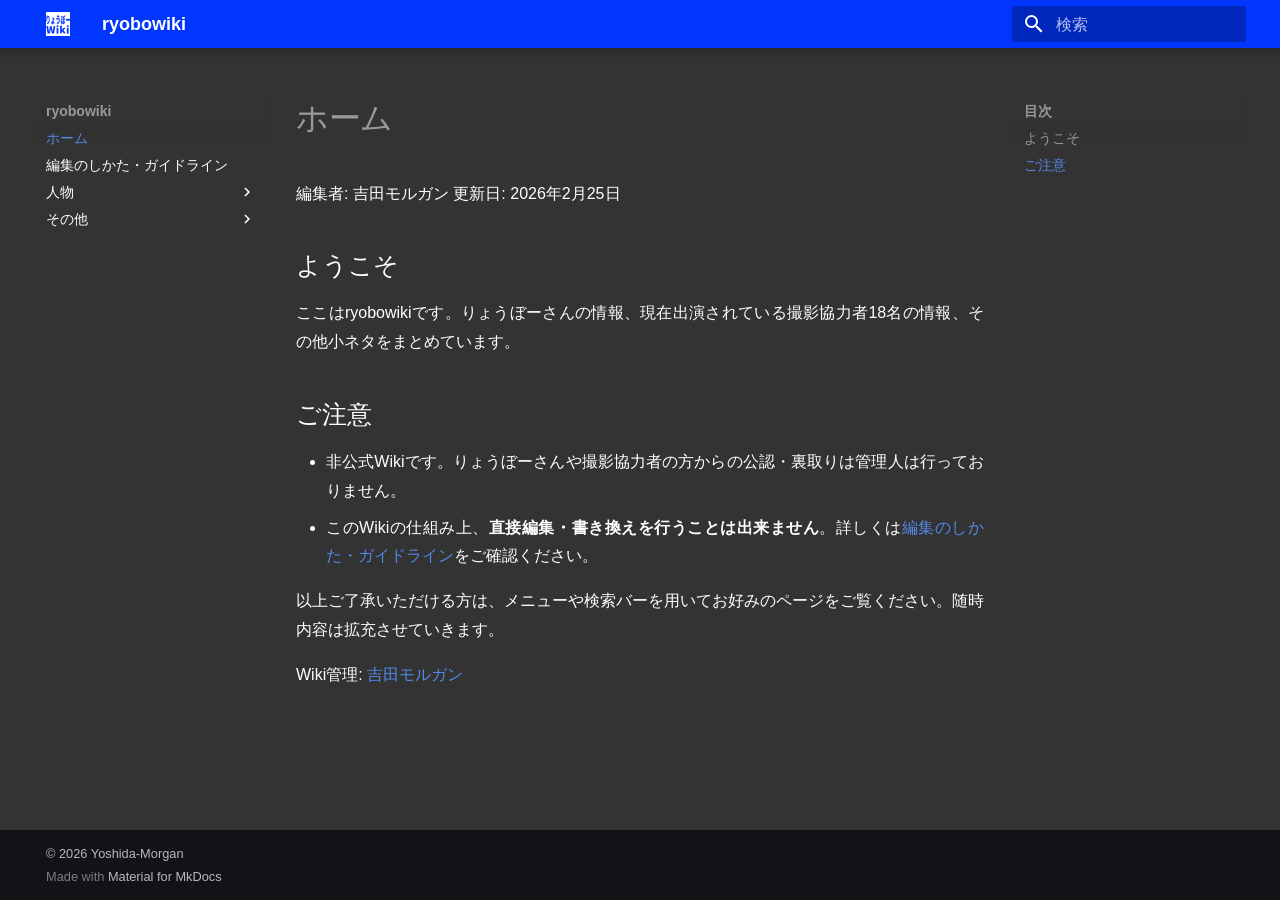
<file: index.html>
<!doctype html>
<html lang="ja" class="no-js">
  <head>
    
      <meta charset="utf-8">
      <meta name="viewport" content="width=device-width,initial-scale=1">
      
      
        <meta name="author" content="yoshida morgan">
      
      
        <link rel="canonical" href="https://yoshida-morgan.github.io/ryobowiki/">
      
      
      
        <link rel="next" href="other/guideline/">
      
      
      <link rel="icon" href="assets/favicon.ico">
      <meta name="generator" content="mkdocs-1.6.1, mkdocs-material-9.6.17">
    
    
      
        <title>ryobowiki</title>
      
    
    
      <link rel="stylesheet" href="assets/stylesheets/main.7e37652d.min.css">
      
        
        <link rel="stylesheet" href="assets/stylesheets/palette.06af60db.min.css">
      
      

  
  
  
  
  <style>:root{--md-annotation-icon:url('data:image/svg+xml;charset=utf-8,%3Csvg%20xmlns%3D%22http%3A//www.w3.org/2000/svg%22%20viewBox%3D%220%200%2024%2024%22%3E%3Cpath%20d%3D%22M8.17%202.76A10.1%2010.1%200%200%201%2012%202c1.31%200%202.61.26%203.83.76%201.21.5%202.31%201.24%203.24%202.17s1.67%202.03%202.17%203.24c.5%201.22.76%202.52.76%203.83%200%202.65-1.05%205.2-2.93%207.07A9.97%209.97%200%200%201%2012%2022a10.1%2010.1%200%200%201-3.83-.76%2010%2010%200%200%201-3.24-2.17A9.97%209.97%200%200%201%202%2012c0-2.65%201.05-5.2%202.93-7.07.93-.93%202.03-1.67%203.24-2.17M10%2016h1v-2h-1c-.33%200-2-.1-2-2%200-1.83%201.54-2%202-2h1V8h-1c-1.61%200-4%201.07-4%204%200%202.94%202.39%204%204%204m3%200h1c1.61%200%204-1.06%204-4%200-2.93-2.39-4-4-4h-1v2h1c.33%200%202%20.1%202%202%200%201.83-1.54%202-2%202h-1zm-4-3h6v-2H9z%22/%3E%3C/svg%3E');}</style>


    
    
      
    
    
      
        
        
        <link rel="preconnect" href="https://fonts.gstatic.com" crossorigin>
        <link rel="stylesheet" href="https://fonts.googleapis.com/css?family=Roboto:300,300i,400,400i,700,700i%7CRoboto+Mono:400,400i,700,700i&display=fallback">
        <style>:root{--md-text-font:"Roboto";--md-code-font:"Roboto Mono"}</style>
      
    
    
      <link rel="stylesheet" href="stylesheets/extra.css">
    
    <script>__md_scope=new URL(".",location),__md_hash=e=>[...e].reduce(((e,_)=>(e<<5)-e+_.charCodeAt(0)),0),__md_get=(e,_=localStorage,t=__md_scope)=>JSON.parse(_.getItem(t.pathname+"."+e)),__md_set=(e,_,t=localStorage,a=__md_scope)=>{try{t.setItem(a.pathname+"."+e,JSON.stringify(_))}catch(e){}}</script>
    
      

    
    
    
  </head>
  
  
    
    
    
    
    
    <body dir="ltr" data-md-color-scheme="slate" data-md-color-primary="indigo" data-md-color-accent="indigo">
  
    
    <input class="md-toggle" data-md-toggle="drawer" type="checkbox" id="__drawer" autocomplete="off">
    <input class="md-toggle" data-md-toggle="search" type="checkbox" id="__search" autocomplete="off">
    <label class="md-overlay" for="__drawer"></label>
    <div data-md-component="skip">
      
        
        <a href="#_1" class="md-skip">
          コンテンツにスキップ
        </a>
      
    </div>
    <div data-md-component="announce">
      
    </div>
    
    
      

  

<header class="md-header md-header--shadow" data-md-component="header">
  <nav class="md-header__inner md-grid" aria-label="ヘッダー">
    <a href="." title="ryobowiki" class="md-header__button md-logo" aria-label="ryobowiki" data-md-component="logo">
      
  <img src="assets/logo.png" alt="logo">

    </a>
    <label class="md-header__button md-icon" for="__drawer">
      
      <svg xmlns="http://www.w3.org/2000/svg" viewBox="0 0 24 24"><path d="M3 6h18v2H3zm0 5h18v2H3zm0 5h18v2H3z"/></svg>
    </label>
    <div class="md-header__title" data-md-component="header-title">
      <div class="md-header__ellipsis">
        <div class="md-header__topic">
          <span class="md-ellipsis">
            ryobowiki
          </span>
        </div>
        <div class="md-header__topic" data-md-component="header-topic">
          <span class="md-ellipsis">
            
              ホーム
            
          </span>
        </div>
      </div>
    </div>
    
      
    
    
    
    
      
      
        <label class="md-header__button md-icon" for="__search">
          
          <svg xmlns="http://www.w3.org/2000/svg" viewBox="0 0 24 24"><path d="M9.5 3A6.5 6.5 0 0 1 16 9.5c0 1.61-.59 3.09-1.56 4.23l.27.27h.79l5 5-1.5 1.5-5-5v-.79l-.27-.27A6.52 6.52 0 0 1 9.5 16 6.5 6.5 0 0 1 3 9.5 6.5 6.5 0 0 1 9.5 3m0 2C7 5 5 7 5 9.5S7 14 9.5 14 14 12 14 9.5 12 5 9.5 5"/></svg>
        </label>
        <div class="md-search" data-md-component="search" role="dialog">
  <label class="md-search__overlay" for="__search"></label>
  <div class="md-search__inner" role="search">
    <form class="md-search__form" name="search">
      <input type="text" class="md-search__input" name="query" aria-label="検索" placeholder="検索" autocapitalize="off" autocorrect="off" autocomplete="off" spellcheck="false" data-md-component="search-query" required>
      <label class="md-search__icon md-icon" for="__search">
        
        <svg xmlns="http://www.w3.org/2000/svg" viewBox="0 0 24 24"><path d="M9.5 3A6.5 6.5 0 0 1 16 9.5c0 1.61-.59 3.09-1.56 4.23l.27.27h.79l5 5-1.5 1.5-5-5v-.79l-.27-.27A6.52 6.52 0 0 1 9.5 16 6.5 6.5 0 0 1 3 9.5 6.5 6.5 0 0 1 9.5 3m0 2C7 5 5 7 5 9.5S7 14 9.5 14 14 12 14 9.5 12 5 9.5 5"/></svg>
        
        <svg xmlns="http://www.w3.org/2000/svg" viewBox="0 0 24 24"><path d="M20 11v2H8l5.5 5.5-1.42 1.42L4.16 12l7.92-7.92L13.5 5.5 8 11z"/></svg>
      </label>
      <nav class="md-search__options" aria-label="検索">
        
        <button type="reset" class="md-search__icon md-icon" title="クリア" aria-label="クリア" tabindex="-1">
          
          <svg xmlns="http://www.w3.org/2000/svg" viewBox="0 0 24 24"><path d="M19 6.41 17.59 5 12 10.59 6.41 5 5 6.41 10.59 12 5 17.59 6.41 19 12 13.41 17.59 19 19 17.59 13.41 12z"/></svg>
        </button>
      </nav>
      
    </form>
    <div class="md-search__output">
      <div class="md-search__scrollwrap" tabindex="0" data-md-scrollfix>
        <div class="md-search-result" data-md-component="search-result">
          <div class="md-search-result__meta">
            検索を初期化
          </div>
          <ol class="md-search-result__list" role="presentation"></ol>
        </div>
      </div>
    </div>
  </div>
</div>
      
    
    
  </nav>
  
</header>
    
    <div class="md-container" data-md-component="container">
      
      
        
          
        
      
      <main class="md-main" data-md-component="main">
        <div class="md-main__inner md-grid">
          
            
              
              <div class="md-sidebar md-sidebar--primary" data-md-component="sidebar" data-md-type="navigation" >
                <div class="md-sidebar__scrollwrap">
                  <div class="md-sidebar__inner">
                    



<nav class="md-nav md-nav--primary" aria-label="ナビゲーション" data-md-level="0">
  <label class="md-nav__title" for="__drawer">
    <a href="." title="ryobowiki" class="md-nav__button md-logo" aria-label="ryobowiki" data-md-component="logo">
      
  <img src="assets/logo.png" alt="logo">

    </a>
    ryobowiki
  </label>
  
  <ul class="md-nav__list" data-md-scrollfix>
    
      
      
  
  
    
  
  
  
    <li class="md-nav__item md-nav__item--active">
      
      <input class="md-nav__toggle md-toggle" type="checkbox" id="__toc">
      
      
        
      
      
        <label class="md-nav__link md-nav__link--active" for="__toc">
          
  
  
  <span class="md-ellipsis">
    ホーム
    
  </span>
  

          <span class="md-nav__icon md-icon"></span>
        </label>
      
      <a href="." class="md-nav__link md-nav__link--active">
        
  
  
  <span class="md-ellipsis">
    ホーム
    
  </span>
  

      </a>
      
        

<nav class="md-nav md-nav--secondary" aria-label="目次">
  
  
  
    
  
  
    <label class="md-nav__title" for="__toc">
      <span class="md-nav__icon md-icon"></span>
      目次
    </label>
    <ul class="md-nav__list" data-md-component="toc" data-md-scrollfix>
      
        <li class="md-nav__item">
  <a href="#_2" class="md-nav__link">
    <span class="md-ellipsis">
      ようこそ
    </span>
  </a>
  
</li>
      
        <li class="md-nav__item">
  <a href="#_3" class="md-nav__link">
    <span class="md-ellipsis">
      ご注意
    </span>
  </a>
  
</li>
      
    </ul>
  
</nav>
      
    </li>
  

    
      
      
  
  
  
  
    <li class="md-nav__item">
      <a href="other/guideline/" class="md-nav__link">
        
  
  
  <span class="md-ellipsis">
    編集のしかた・ガイドライン
    
  </span>
  

      </a>
    </li>
  

    
      
      
  
  
  
  
    
    
    
    
    
    <li class="md-nav__item md-nav__item--nested">
      
        
        
        <input class="md-nav__toggle md-toggle " type="checkbox" id="__nav_3" >
        
          
          <label class="md-nav__link" for="__nav_3" id="__nav_3_label" tabindex="0">
            
  
  
  <span class="md-ellipsis">
    人物
    
  </span>
  

            <span class="md-nav__icon md-icon"></span>
          </label>
        
        <nav class="md-nav" data-md-level="1" aria-labelledby="__nav_3_label" aria-expanded="false">
          <label class="md-nav__title" for="__nav_3">
            <span class="md-nav__icon md-icon"></span>
            人物
          </label>
          <ul class="md-nav__list" data-md-scrollfix>
            
              
                
  
  
  
  
    <li class="md-nav__item">
      <a href="person/ryobow/" class="md-nav__link">
        
  
  
  <span class="md-ellipsis">
    りょうぼー
    
  </span>
  

      </a>
    </li>
  

              
            
          </ul>
        </nav>
      
    </li>
  

    
      
      
  
  
  
  
    
    
    
    
    
    <li class="md-nav__item md-nav__item--nested">
      
        
        
        <input class="md-nav__toggle md-toggle " type="checkbox" id="__nav_4" >
        
          
          <label class="md-nav__link" for="__nav_4" id="__nav_4_label" tabindex="0">
            
  
  
  <span class="md-ellipsis">
    その他
    
  </span>
  

            <span class="md-nav__icon md-icon"></span>
          </label>
        
        <nav class="md-nav" data-md-level="1" aria-labelledby="__nav_4_label" aria-expanded="false">
          <label class="md-nav__title" for="__nav_4">
            <span class="md-nav__icon md-icon"></span>
            その他
          </label>
          <ul class="md-nav__list" data-md-scrollfix>
            
              
                
  
  
  
  
    <li class="md-nav__item">
      <a href="other/fanart/" class="md-nav__link">
        
  
  
  <span class="md-ellipsis">
    りょうぼーさん及び各撮影班のファンアートなど書く際に守ること
    
  </span>
  

      </a>
    </li>
  

              
            
          </ul>
        </nav>
      
    </li>
  

    
  </ul>
</nav>
                  </div>
                </div>
              </div>
            
            
              
              <div class="md-sidebar md-sidebar--secondary" data-md-component="sidebar" data-md-type="toc" >
                <div class="md-sidebar__scrollwrap">
                  <div class="md-sidebar__inner">
                    

<nav class="md-nav md-nav--secondary" aria-label="目次">
  
  
  
    
  
  
    <label class="md-nav__title" for="__toc">
      <span class="md-nav__icon md-icon"></span>
      目次
    </label>
    <ul class="md-nav__list" data-md-component="toc" data-md-scrollfix>
      
        <li class="md-nav__item">
  <a href="#_2" class="md-nav__link">
    <span class="md-ellipsis">
      ようこそ
    </span>
  </a>
  
</li>
      
        <li class="md-nav__item">
  <a href="#_3" class="md-nav__link">
    <span class="md-ellipsis">
      ご注意
    </span>
  </a>
  
</li>
      
    </ul>
  
</nav>
                  </div>
                </div>
              </div>
            
          
          
            <div class="md-content" data-md-component="content">
              <article class="md-content__inner md-typeset">
                
                  



<h1 id="_1">ホーム</h1>
<p>編集者: 吉田モルガン
更新日: 2026年2月25日</p>
<h2 id="_2">ようこそ</h2>
<p>ここはryobowikiです。りょうぼーさんの情報、現在出演されている撮影協力者18名の情報、その他小ネタをまとめています。</p>
<h2 id="_3">ご注意</h2>
<ul>
<li>非公式Wikiです。りょうぼーさんや撮影協力者の方からの公認・裏取りは管理人は行っておりません。</li>
<li>このWikiの仕組み上、<strong>直接編集・書き換えを行うことは出来ません</strong>。詳しくは<a href="other/guideline/">編集のしかた・ガイドライン</a>をご確認ください。</li>
</ul>
<p>以上ご了承いただける方は、メニューや検索バーを用いてお好みのページをご覧ください。随時内容は拡充させていきます。</p>
<p>Wiki管理: <a href="https://twitter.com/yoshida_morgan">吉田モルガン</a></p>












                
              </article>
            </div>
          
          
<script>var target=document.getElementById(location.hash.slice(1));target&&target.name&&(target.checked=target.name.startsWith("__tabbed_"))</script>
        </div>
        
      </main>
      
        <footer class="md-footer">
  
  <div class="md-footer-meta md-typeset">
    <div class="md-footer-meta__inner md-grid">
      <div class="md-copyright">
  
    <div class="md-copyright__highlight">
      © 2026 Yoshida-Morgan
    </div>
  
  
    Made with
    <a href="https://squidfunk.github.io/mkdocs-material/" target="_blank" rel="noopener">
      Material for MkDocs
    </a>
  
</div>
      
    </div>
  </div>
</footer>
      
    </div>
    <div class="md-dialog" data-md-component="dialog">
      <div class="md-dialog__inner md-typeset"></div>
    </div>
    
    
    
      
      <script id="__config" type="application/json">{"base": ".", "features": [], "search": "assets/javascripts/workers/search.973d3a69.min.js", "tags": null, "translations": {"clipboard.copied": "\u30b3\u30d4\u30fc\u3057\u307e\u3057\u305f", "clipboard.copy": "\u30af\u30ea\u30c3\u30d7\u30dc\u30fc\u30c9\u3078\u30b3\u30d4\u30fc", "search.result.more.one": "\u3053\u306e\u30da\u30fc\u30b8\u5185\u306b\u3082\u30461\u4ef6\u898b\u3064\u304b\u308a\u307e\u3057\u305f", "search.result.more.other": "\u3053\u306e\u30da\u30fc\u30b8\u5185\u306b\u3042\u3068#\u4ef6\u898b\u3064\u304b\u308a\u307e\u3057\u305f", "search.result.none": "\u4f55\u3082\u898b\u3064\u304b\u308a\u307e\u305b\u3093\u3067\u3057\u305f", "search.result.one": "1\u4ef6\u898b\u3064\u304b\u308a\u307e\u3057\u305f", "search.result.other": "#\u4ef6\u898b\u3064\u304b\u308a\u307e\u3057\u305f", "search.result.placeholder": "\u691c\u7d22\u30ad\u30fc\u30ef\u30fc\u30c9\u3092\u5165\u529b\u3057\u3066\u304f\u3060\u3055\u3044", "search.result.term.missing": "\u691c\u7d22\u306b\u542b\u307e\u308c\u306a\u3044", "select.version": "\u30d0\u30fc\u30b8\u30e7\u30f3\u5207\u308a\u66ff\u3048"}, "version": null}</script>
    
    
      <script src="assets/javascripts/bundle.92b07e13.min.js"></script>
      
    
  </body>
</html>
</file>
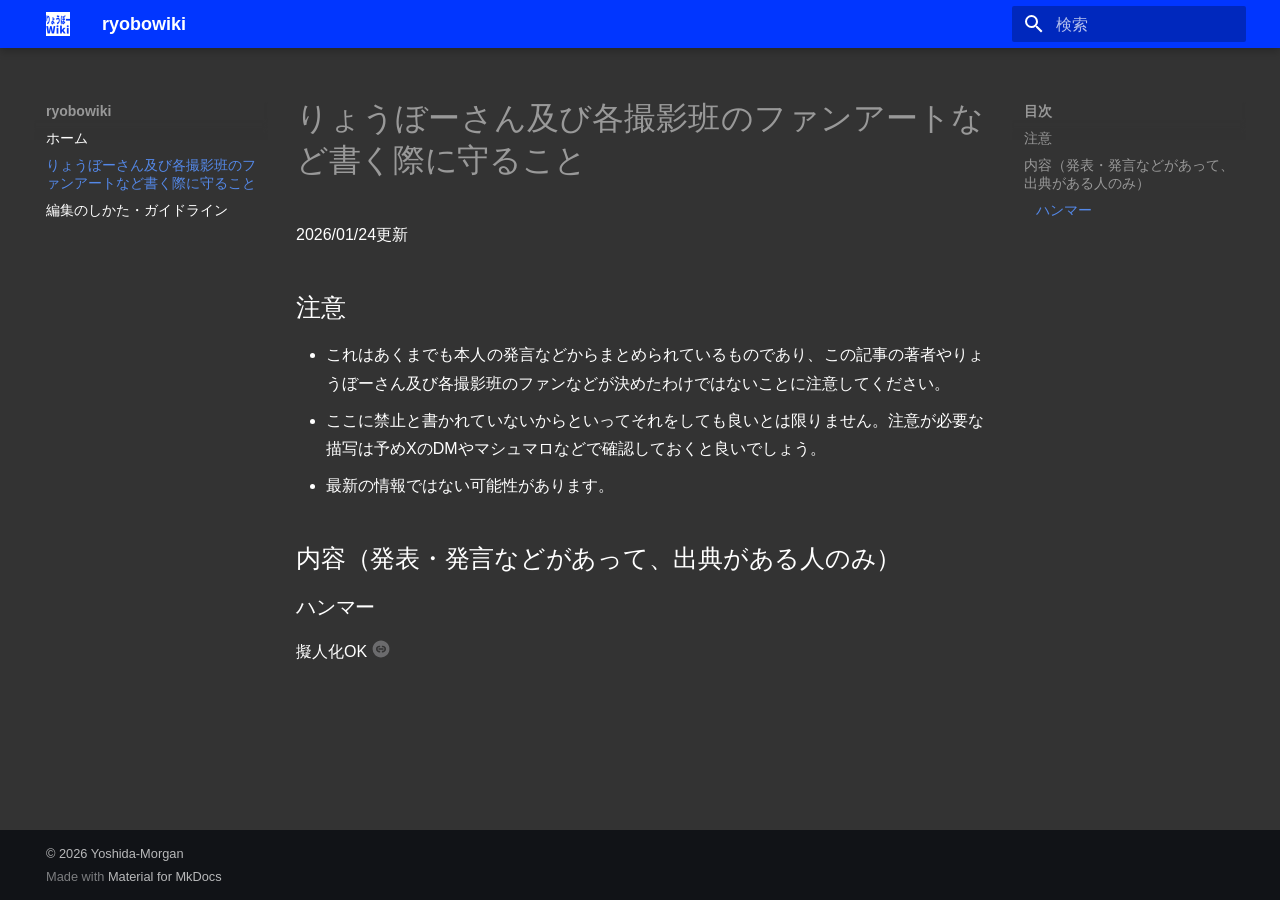
<file: fanart/index.html>
<!doctype html>
<html lang="ja" class="no-js">
  <head>
    
      <meta charset="utf-8">
      <meta name="viewport" content="width=device-width,initial-scale=1">
      
      
        <meta name="author" content="yoshida morgan">
      
      
        <link rel="canonical" href="https://yoshida-morgan.github.io/ryobowiki/fanart/">
      
      
        <link rel="prev" href="..">
      
      
        <link rel="next" href="../guideline/">
      
      
      <link rel="icon" href="../assets/favicon.ico">
      <meta name="generator" content="mkdocs-1.6.1, mkdocs-material-9.6.17">
    
    
      
        <title>りょうぼーさん及び各撮影班のファンアートなど書く際に守ること - ryobowiki</title>
      
    
    
      <link rel="stylesheet" href="../assets/stylesheets/main.7e37652d.min.css">
      
        
        <link rel="stylesheet" href="../assets/stylesheets/palette.06af60db.min.css">
      
      

  
  
  
  
  <style>:root{--md-annotation-icon:url('data:image/svg+xml;charset=utf-8,%3Csvg%20xmlns%3D%22http%3A//www.w3.org/2000/svg%22%20viewBox%3D%220%200%2024%2024%22%3E%3Cpath%20d%3D%22M8.17%202.76A10.1%2010.1%200%200%201%2012%202c1.31%200%202.61.26%203.83.76%201.21.5%202.31%201.24%203.24%202.17s1.67%202.03%202.17%203.24c.5%201.22.76%202.52.76%203.83%200%202.65-1.05%205.2-2.93%207.07A9.97%209.97%200%200%201%2012%2022a10.1%2010.1%200%200%201-3.83-.76%2010%2010%200%200%201-3.24-2.17A9.97%209.97%200%200%201%202%2012c0-2.65%201.05-5.2%202.93-7.07.93-.93%202.03-1.67%203.24-2.17M10%2016h1v-2h-1c-.33%200-2-.1-2-2%200-1.83%201.54-2%202-2h1V8h-1c-1.61%200-4%201.07-4%204%200%202.94%202.39%204%204%204m3%200h1c1.61%200%204-1.06%204-4%200-2.93-2.39-4-4-4h-1v2h1c.33%200%202%20.1%202%202%200%201.83-1.54%202-2%202h-1zm-4-3h6v-2H9z%22/%3E%3C/svg%3E');}</style>


    
    
      
    
    
      
        
        
        <link rel="preconnect" href="https://fonts.gstatic.com" crossorigin>
        <link rel="stylesheet" href="https://fonts.googleapis.com/css?family=Roboto:300,300i,400,400i,700,700i%7CRoboto+Mono:400,400i,700,700i&display=fallback">
        <style>:root{--md-text-font:"Roboto";--md-code-font:"Roboto Mono"}</style>
      
    
    
      <link rel="stylesheet" href="../stylesheets/extra.css">
    
    <script>__md_scope=new URL("..",location),__md_hash=e=>[...e].reduce(((e,_)=>(e<<5)-e+_.charCodeAt(0)),0),__md_get=(e,_=localStorage,t=__md_scope)=>JSON.parse(_.getItem(t.pathname+"."+e)),__md_set=(e,_,t=localStorage,a=__md_scope)=>{try{t.setItem(a.pathname+"."+e,JSON.stringify(_))}catch(e){}}</script>
    
      

    
    
    
  </head>
  
  
    
    
    
    
    
    <body dir="ltr" data-md-color-scheme="slate" data-md-color-primary="indigo" data-md-color-accent="indigo">
  
    
    <input class="md-toggle" data-md-toggle="drawer" type="checkbox" id="__drawer" autocomplete="off">
    <input class="md-toggle" data-md-toggle="search" type="checkbox" id="__search" autocomplete="off">
    <label class="md-overlay" for="__drawer"></label>
    <div data-md-component="skip">
      
        
        <a href="#_1" class="md-skip">
          コンテンツにスキップ
        </a>
      
    </div>
    <div data-md-component="announce">
      
    </div>
    
    
      

  

<header class="md-header md-header--shadow" data-md-component="header">
  <nav class="md-header__inner md-grid" aria-label="ヘッダー">
    <a href=".." title="ryobowiki" class="md-header__button md-logo" aria-label="ryobowiki" data-md-component="logo">
      
  <img src="../assets/logo.png" alt="logo">

    </a>
    <label class="md-header__button md-icon" for="__drawer">
      
      <svg xmlns="http://www.w3.org/2000/svg" viewBox="0 0 24 24"><path d="M3 6h18v2H3zm0 5h18v2H3zm0 5h18v2H3z"/></svg>
    </label>
    <div class="md-header__title" data-md-component="header-title">
      <div class="md-header__ellipsis">
        <div class="md-header__topic">
          <span class="md-ellipsis">
            ryobowiki
          </span>
        </div>
        <div class="md-header__topic" data-md-component="header-topic">
          <span class="md-ellipsis">
            
              りょうぼーさん及び各撮影班のファンアートなど書く際に守ること
            
          </span>
        </div>
      </div>
    </div>
    
      
    
    
    
    
      
      
        <label class="md-header__button md-icon" for="__search">
          
          <svg xmlns="http://www.w3.org/2000/svg" viewBox="0 0 24 24"><path d="M9.5 3A6.5 6.5 0 0 1 16 9.5c0 1.61-.59 3.09-1.56 4.23l.27.27h.79l5 5-1.5 1.5-5-5v-.79l-.27-.27A6.52 6.52 0 0 1 9.5 16 6.5 6.5 0 0 1 3 9.5 6.5 6.5 0 0 1 9.5 3m0 2C7 5 5 7 5 9.5S7 14 9.5 14 14 12 14 9.5 12 5 9.5 5"/></svg>
        </label>
        <div class="md-search" data-md-component="search" role="dialog">
  <label class="md-search__overlay" for="__search"></label>
  <div class="md-search__inner" role="search">
    <form class="md-search__form" name="search">
      <input type="text" class="md-search__input" name="query" aria-label="検索" placeholder="検索" autocapitalize="off" autocorrect="off" autocomplete="off" spellcheck="false" data-md-component="search-query" required>
      <label class="md-search__icon md-icon" for="__search">
        
        <svg xmlns="http://www.w3.org/2000/svg" viewBox="0 0 24 24"><path d="M9.5 3A6.5 6.5 0 0 1 16 9.5c0 1.61-.59 3.09-1.56 4.23l.27.27h.79l5 5-1.5 1.5-5-5v-.79l-.27-.27A6.52 6.52 0 0 1 9.5 16 6.5 6.5 0 0 1 3 9.5 6.5 6.5 0 0 1 9.5 3m0 2C7 5 5 7 5 9.5S7 14 9.5 14 14 12 14 9.5 12 5 9.5 5"/></svg>
        
        <svg xmlns="http://www.w3.org/2000/svg" viewBox="0 0 24 24"><path d="M20 11v2H8l5.5 5.5-1.42 1.42L4.16 12l7.92-7.92L13.5 5.5 8 11z"/></svg>
      </label>
      <nav class="md-search__options" aria-label="検索">
        
        <button type="reset" class="md-search__icon md-icon" title="クリア" aria-label="クリア" tabindex="-1">
          
          <svg xmlns="http://www.w3.org/2000/svg" viewBox="0 0 24 24"><path d="M19 6.41 17.59 5 12 10.59 6.41 5 5 6.41 10.59 12 5 17.59 6.41 19 12 13.41 17.59 19 19 17.59 13.41 12z"/></svg>
        </button>
      </nav>
      
    </form>
    <div class="md-search__output">
      <div class="md-search__scrollwrap" tabindex="0" data-md-scrollfix>
        <div class="md-search-result" data-md-component="search-result">
          <div class="md-search-result__meta">
            検索を初期化
          </div>
          <ol class="md-search-result__list" role="presentation"></ol>
        </div>
      </div>
    </div>
  </div>
</div>
      
    
    
  </nav>
  
</header>
    
    <div class="md-container" data-md-component="container">
      
      
        
          
        
      
      <main class="md-main" data-md-component="main">
        <div class="md-main__inner md-grid">
          
            
              
              <div class="md-sidebar md-sidebar--primary" data-md-component="sidebar" data-md-type="navigation" >
                <div class="md-sidebar__scrollwrap">
                  <div class="md-sidebar__inner">
                    



<nav class="md-nav md-nav--primary" aria-label="ナビゲーション" data-md-level="0">
  <label class="md-nav__title" for="__drawer">
    <a href=".." title="ryobowiki" class="md-nav__button md-logo" aria-label="ryobowiki" data-md-component="logo">
      
  <img src="../assets/logo.png" alt="logo">

    </a>
    ryobowiki
  </label>
  
  <ul class="md-nav__list" data-md-scrollfix>
    
      
      
  
  
  
  
    <li class="md-nav__item">
      <a href=".." class="md-nav__link">
        
  
  
  <span class="md-ellipsis">
    ホーム
    
  </span>
  

      </a>
    </li>
  

    
      
      
  
  
    
  
  
  
    <li class="md-nav__item md-nav__item--active">
      
      <input class="md-nav__toggle md-toggle" type="checkbox" id="__toc">
      
      
        
      
      
        <label class="md-nav__link md-nav__link--active" for="__toc">
          
  
  
  <span class="md-ellipsis">
    りょうぼーさん及び各撮影班のファンアートなど書く際に守ること
    
  </span>
  

          <span class="md-nav__icon md-icon"></span>
        </label>
      
      <a href="./" class="md-nav__link md-nav__link--active">
        
  
  
  <span class="md-ellipsis">
    りょうぼーさん及び各撮影班のファンアートなど書く際に守ること
    
  </span>
  

      </a>
      
        

<nav class="md-nav md-nav--secondary" aria-label="目次">
  
  
  
    
  
  
    <label class="md-nav__title" for="__toc">
      <span class="md-nav__icon md-icon"></span>
      目次
    </label>
    <ul class="md-nav__list" data-md-component="toc" data-md-scrollfix>
      
        <li class="md-nav__item">
  <a href="#_2" class="md-nav__link">
    <span class="md-ellipsis">
      注意
    </span>
  </a>
  
</li>
      
        <li class="md-nav__item">
  <a href="#_3" class="md-nav__link">
    <span class="md-ellipsis">
      内容（発表・発言などがあって、出典がある人のみ）
    </span>
  </a>
  
    <nav class="md-nav" aria-label="内容（発表・発言などがあって、出典がある人のみ）">
      <ul class="md-nav__list">
        
          <li class="md-nav__item">
  <a href="#_4" class="md-nav__link">
    <span class="md-ellipsis">
      ハンマー
    </span>
  </a>
  
</li>
        
      </ul>
    </nav>
  
</li>
      
    </ul>
  
</nav>
      
    </li>
  

    
      
      
  
  
  
  
    <li class="md-nav__item">
      <a href="../guideline/" class="md-nav__link">
        
  
  
  <span class="md-ellipsis">
    編集のしかた・ガイドライン
    
  </span>
  

      </a>
    </li>
  

    
  </ul>
</nav>
                  </div>
                </div>
              </div>
            
            
              
              <div class="md-sidebar md-sidebar--secondary" data-md-component="sidebar" data-md-type="toc" >
                <div class="md-sidebar__scrollwrap">
                  <div class="md-sidebar__inner">
                    

<nav class="md-nav md-nav--secondary" aria-label="目次">
  
  
  
    
  
  
    <label class="md-nav__title" for="__toc">
      <span class="md-nav__icon md-icon"></span>
      目次
    </label>
    <ul class="md-nav__list" data-md-component="toc" data-md-scrollfix>
      
        <li class="md-nav__item">
  <a href="#_2" class="md-nav__link">
    <span class="md-ellipsis">
      注意
    </span>
  </a>
  
</li>
      
        <li class="md-nav__item">
  <a href="#_3" class="md-nav__link">
    <span class="md-ellipsis">
      内容（発表・発言などがあって、出典がある人のみ）
    </span>
  </a>
  
    <nav class="md-nav" aria-label="内容（発表・発言などがあって、出典がある人のみ）">
      <ul class="md-nav__list">
        
          <li class="md-nav__item">
  <a href="#_4" class="md-nav__link">
    <span class="md-ellipsis">
      ハンマー
    </span>
  </a>
  
</li>
        
      </ul>
    </nav>
  
</li>
      
    </ul>
  
</nav>
                  </div>
                </div>
              </div>
            
          
          
            <div class="md-content" data-md-component="content">
              <article class="md-content__inner md-typeset">
                
                  



<h1 id="_1">りょうぼーさん及び各撮影班のファンアートなど書く際に守ること</h1>
<p>2026/01/24更新</p>
<h2 id="_2">注意</h2>
<ul>
<li>これはあくまでも本人の発言などからまとめられているものであり、この記事の著者やりょうぼーさん及び各撮影班のファンなどが決めたわけではないことに注意してください。</li>
<li>ここに禁止と書かれていないからといってそれをしても良いとは限りません。注意が必要な描写は予めXのDMやマシュマロなどで確認しておくと良いでしょう。</li>
<li>最新の情報ではない可能性があります。</li>
</ul>
<h2 id="_3">内容（発表・発言などがあって、出典がある人のみ）</h2>
<h3 id="_4">ハンマー</h3>
<div class="annotate">
<p>擬人化OK(1)</p>
</div>
<ol>
<li>https://marshmallow-qa.com/messages/fff860a1-d31a-4081-9360-f1b447de6f3d</li>
</ol>












                
              </article>
            </div>
          
          
<script>var target=document.getElementById(location.hash.slice(1));target&&target.name&&(target.checked=target.name.startsWith("__tabbed_"))</script>
        </div>
        
      </main>
      
        <footer class="md-footer">
  
  <div class="md-footer-meta md-typeset">
    <div class="md-footer-meta__inner md-grid">
      <div class="md-copyright">
  
    <div class="md-copyright__highlight">
      © 2026 Yoshida-Morgan
    </div>
  
  
    Made with
    <a href="https://squidfunk.github.io/mkdocs-material/" target="_blank" rel="noopener">
      Material for MkDocs
    </a>
  
</div>
      
    </div>
  </div>
</footer>
      
    </div>
    <div class="md-dialog" data-md-component="dialog">
      <div class="md-dialog__inner md-typeset"></div>
    </div>
    
    
    
      
      <script id="__config" type="application/json">{"base": "..", "features": [], "search": "../assets/javascripts/workers/search.973d3a69.min.js", "tags": null, "translations": {"clipboard.copied": "\u30b3\u30d4\u30fc\u3057\u307e\u3057\u305f", "clipboard.copy": "\u30af\u30ea\u30c3\u30d7\u30dc\u30fc\u30c9\u3078\u30b3\u30d4\u30fc", "search.result.more.one": "\u3053\u306e\u30da\u30fc\u30b8\u5185\u306b\u3082\u30461\u4ef6\u898b\u3064\u304b\u308a\u307e\u3057\u305f", "search.result.more.other": "\u3053\u306e\u30da\u30fc\u30b8\u5185\u306b\u3042\u3068#\u4ef6\u898b\u3064\u304b\u308a\u307e\u3057\u305f", "search.result.none": "\u4f55\u3082\u898b\u3064\u304b\u308a\u307e\u305b\u3093\u3067\u3057\u305f", "search.result.one": "1\u4ef6\u898b\u3064\u304b\u308a\u307e\u3057\u305f", "search.result.other": "#\u4ef6\u898b\u3064\u304b\u308a\u307e\u3057\u305f", "search.result.placeholder": "\u691c\u7d22\u30ad\u30fc\u30ef\u30fc\u30c9\u3092\u5165\u529b\u3057\u3066\u304f\u3060\u3055\u3044", "search.result.term.missing": "\u691c\u7d22\u306b\u542b\u307e\u308c\u306a\u3044", "select.version": "\u30d0\u30fc\u30b8\u30e7\u30f3\u5207\u308a\u66ff\u3048"}, "version": null}</script>
    
    
      <script src="../assets/javascripts/bundle.92b07e13.min.js"></script>
      
    
  </body>
</html>
</file>
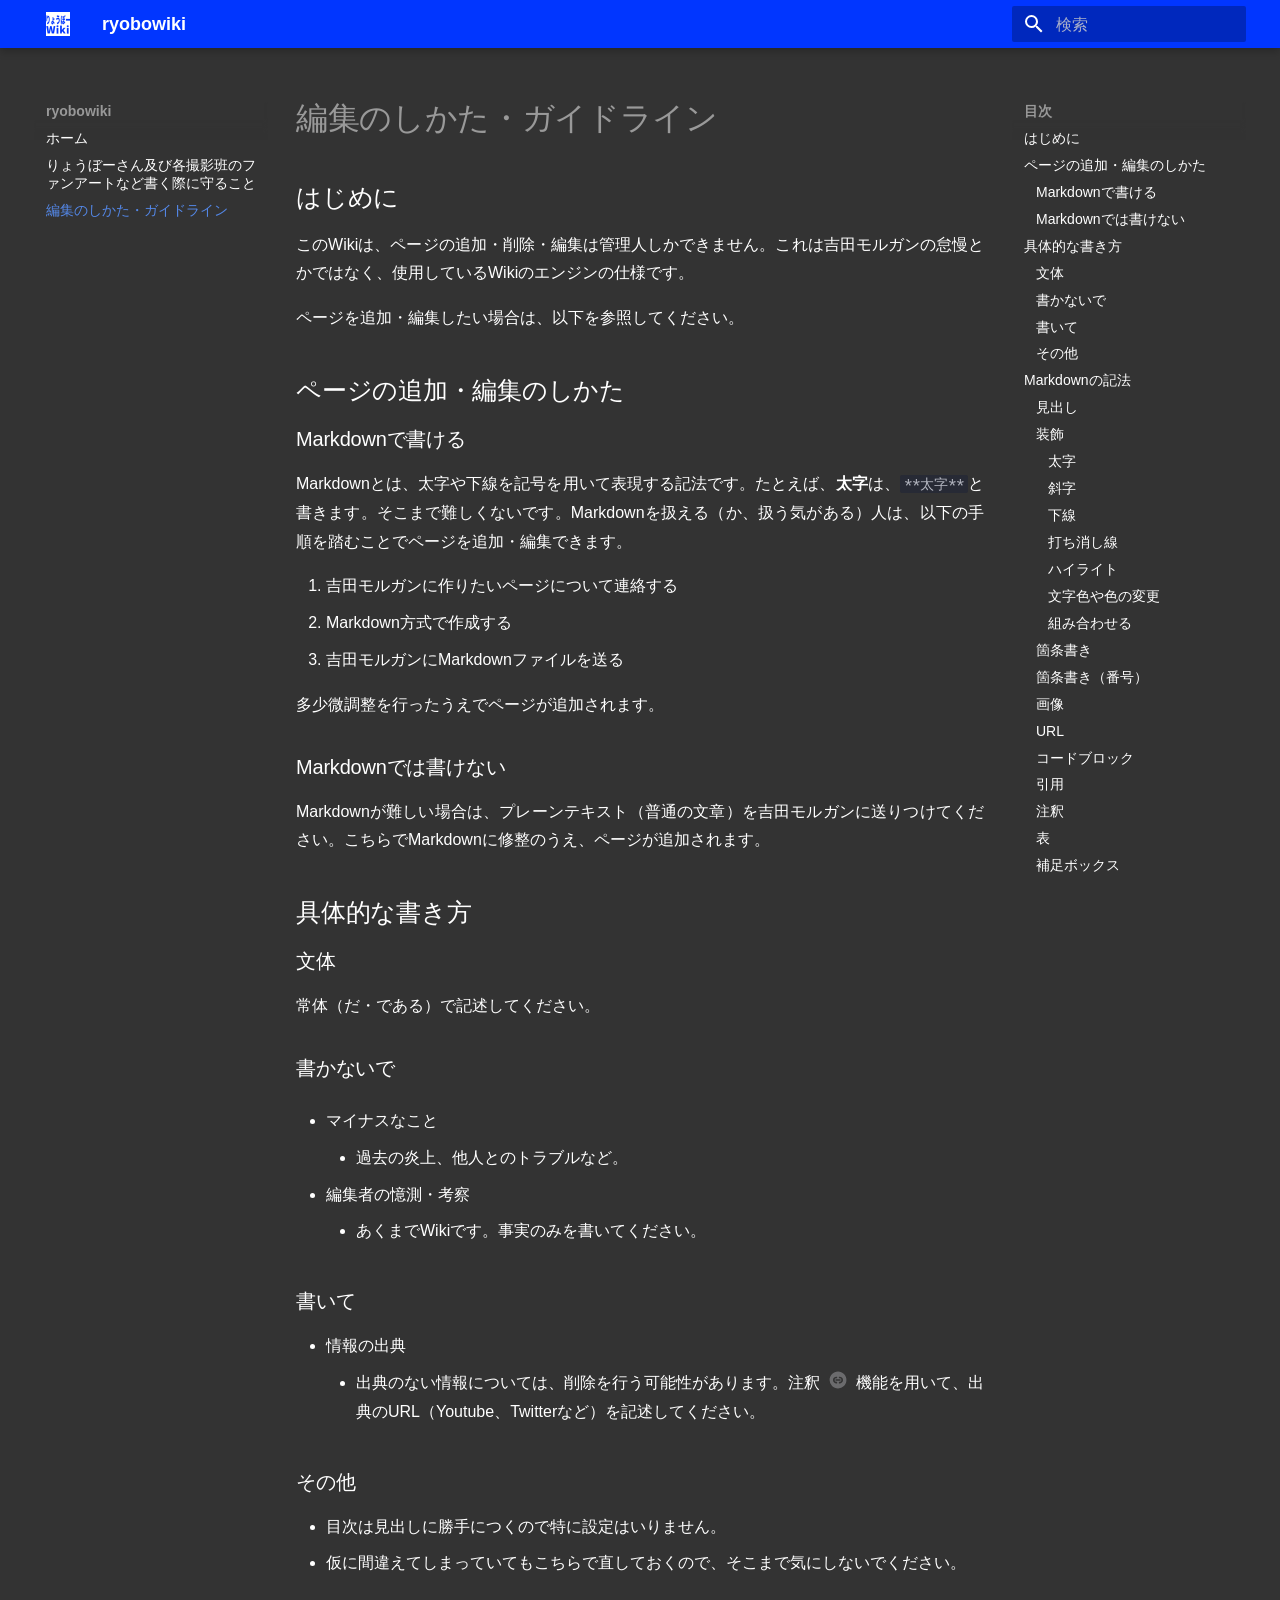
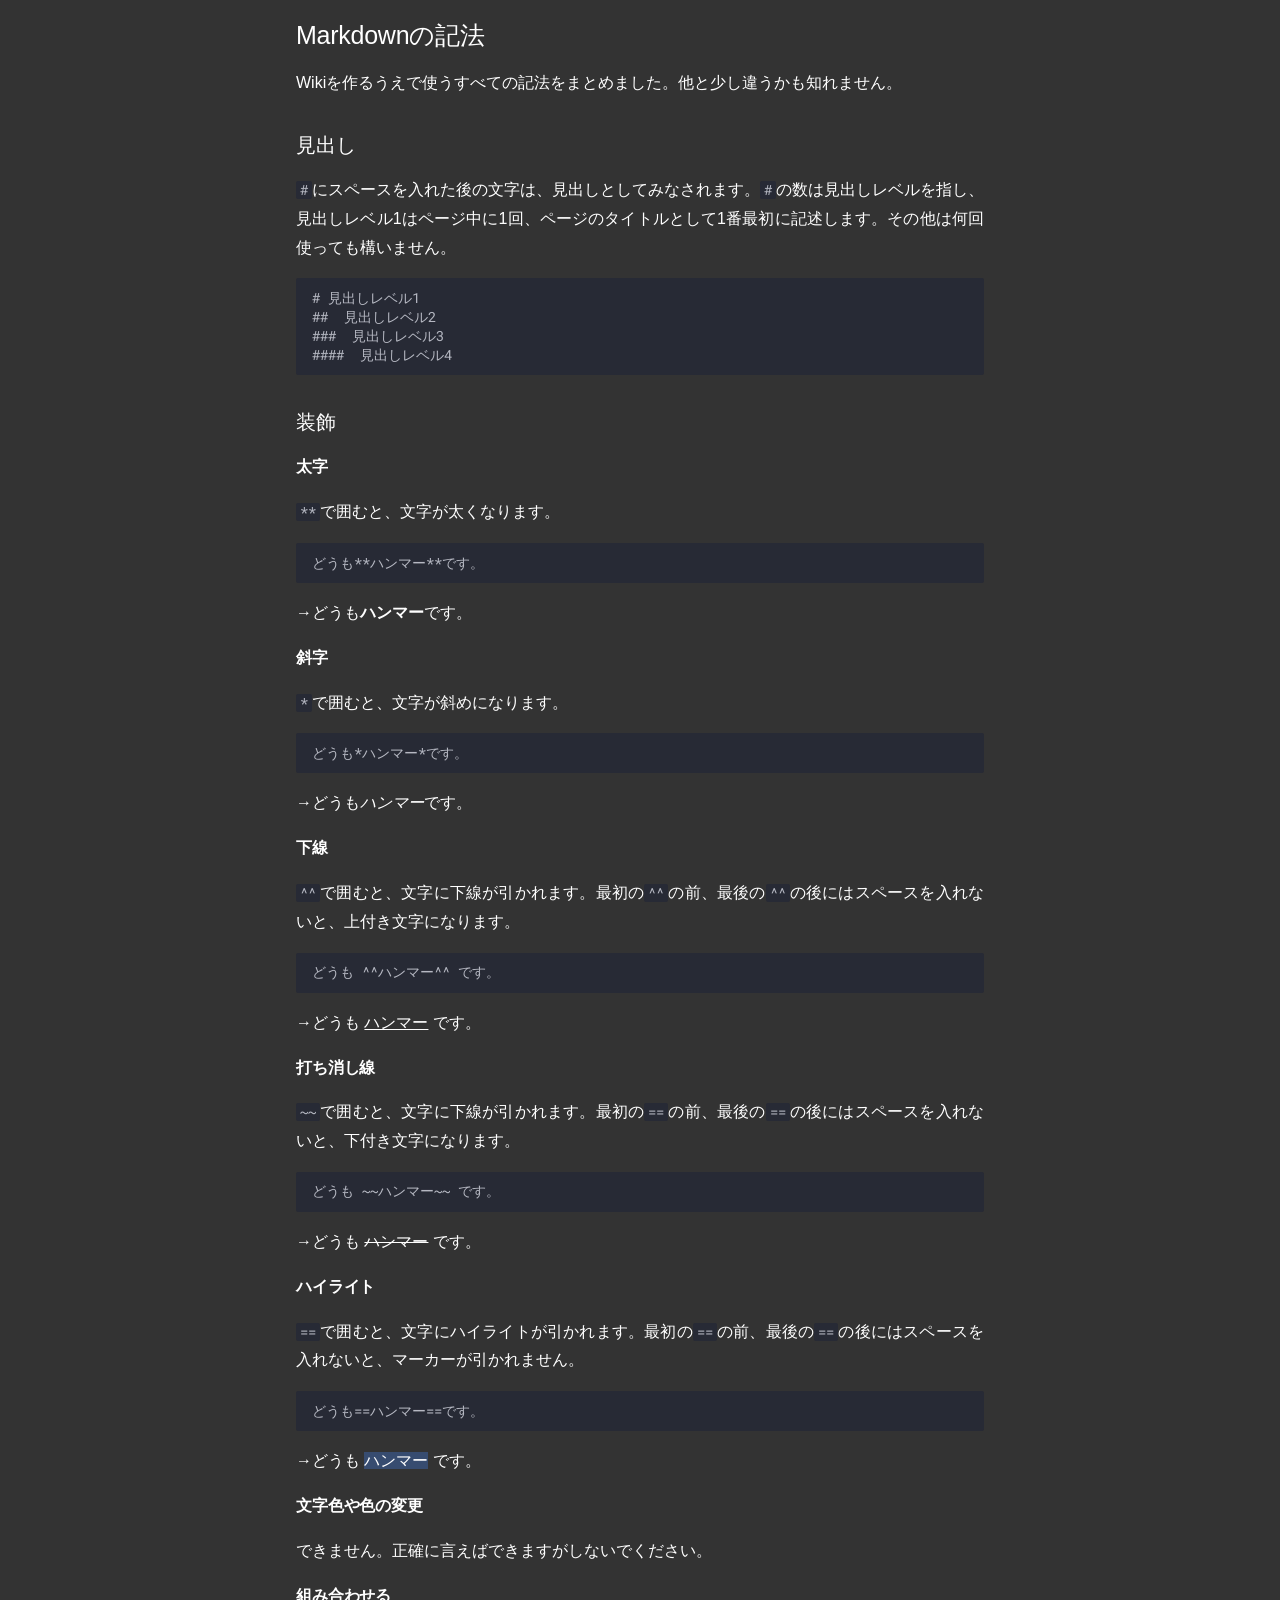
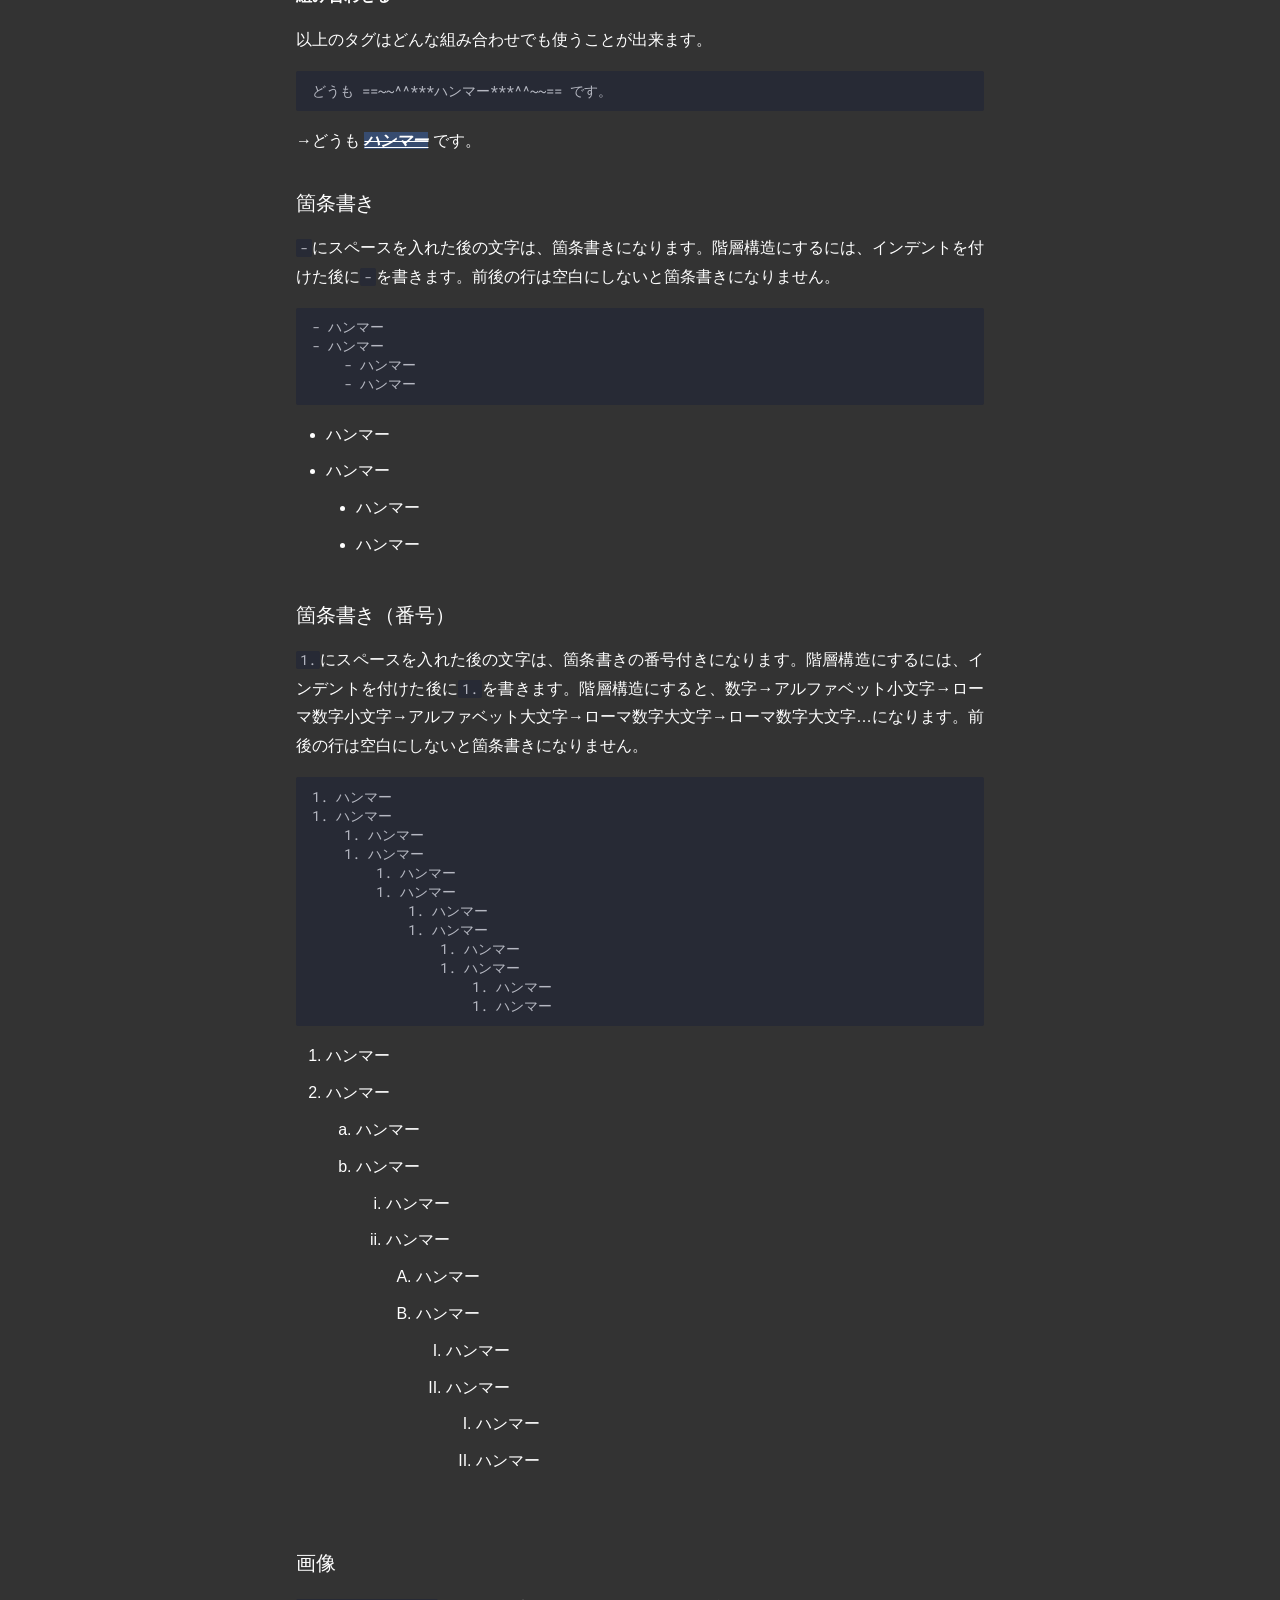
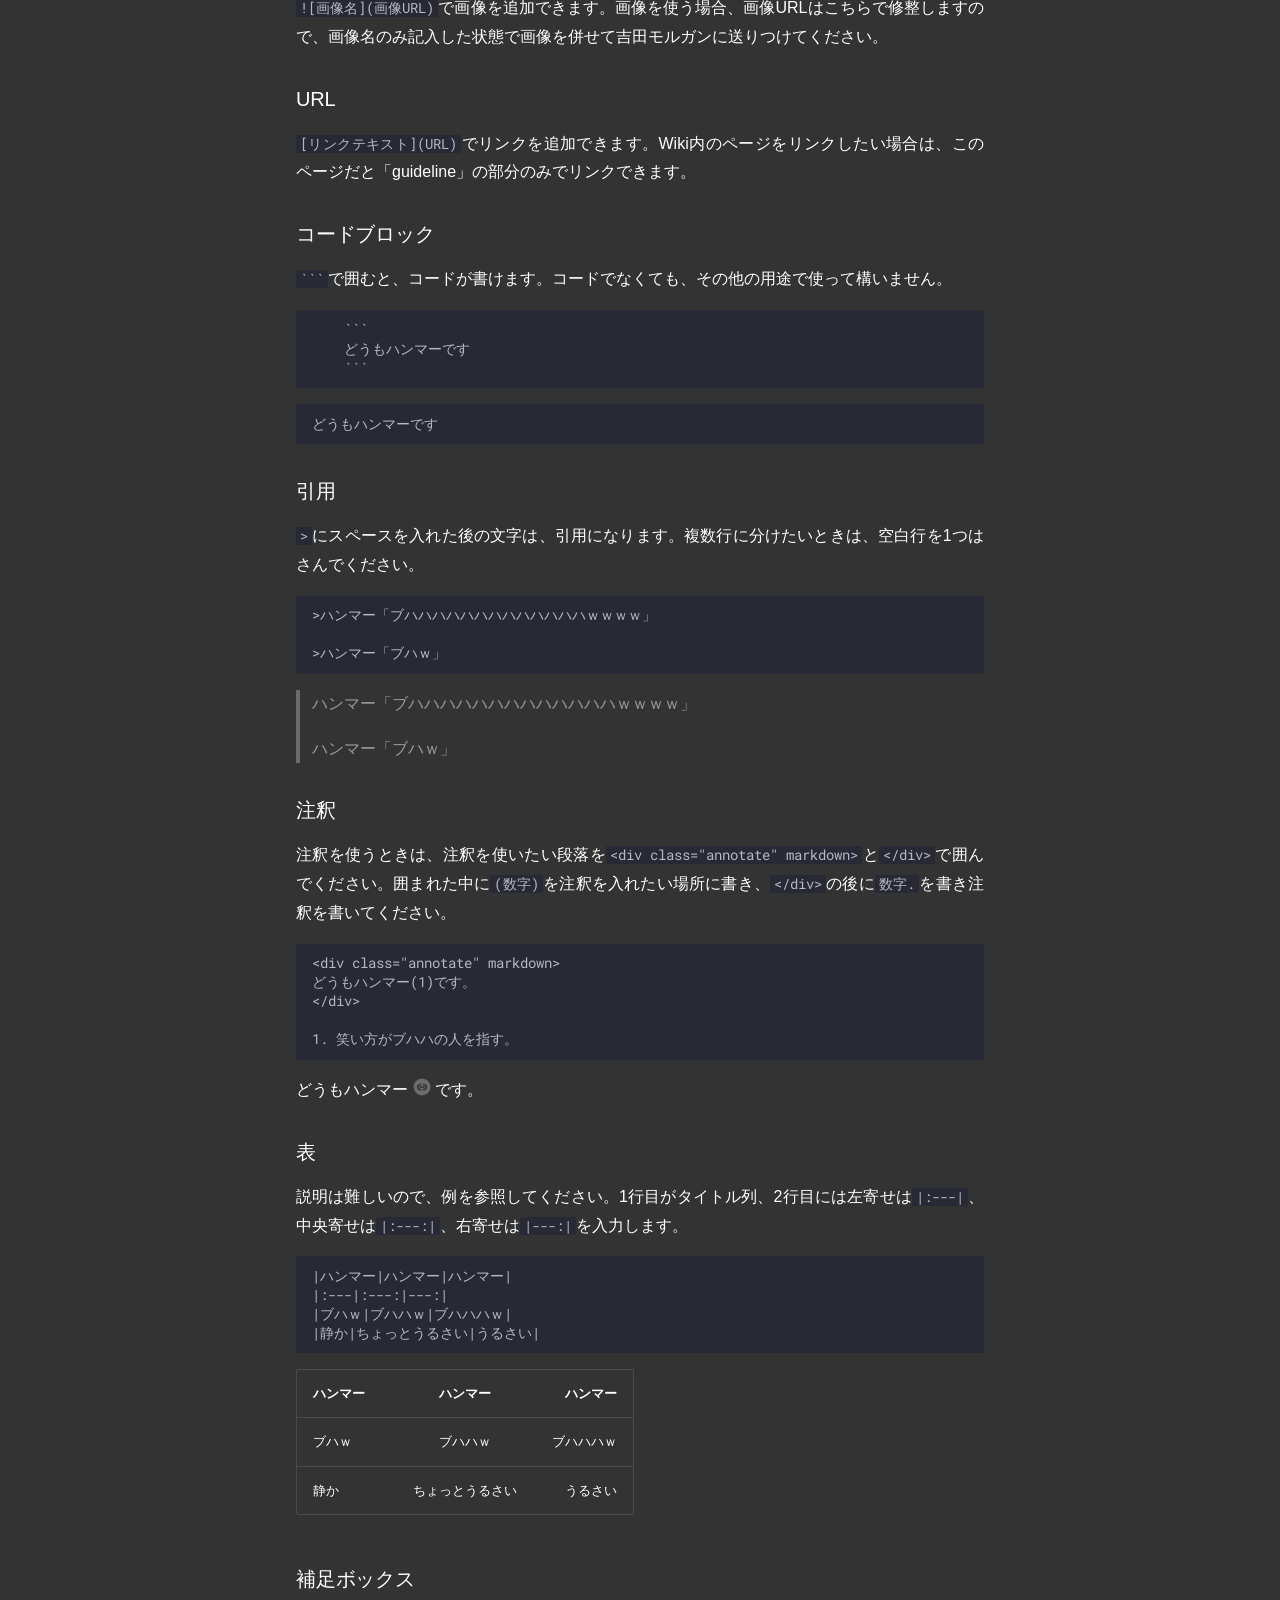
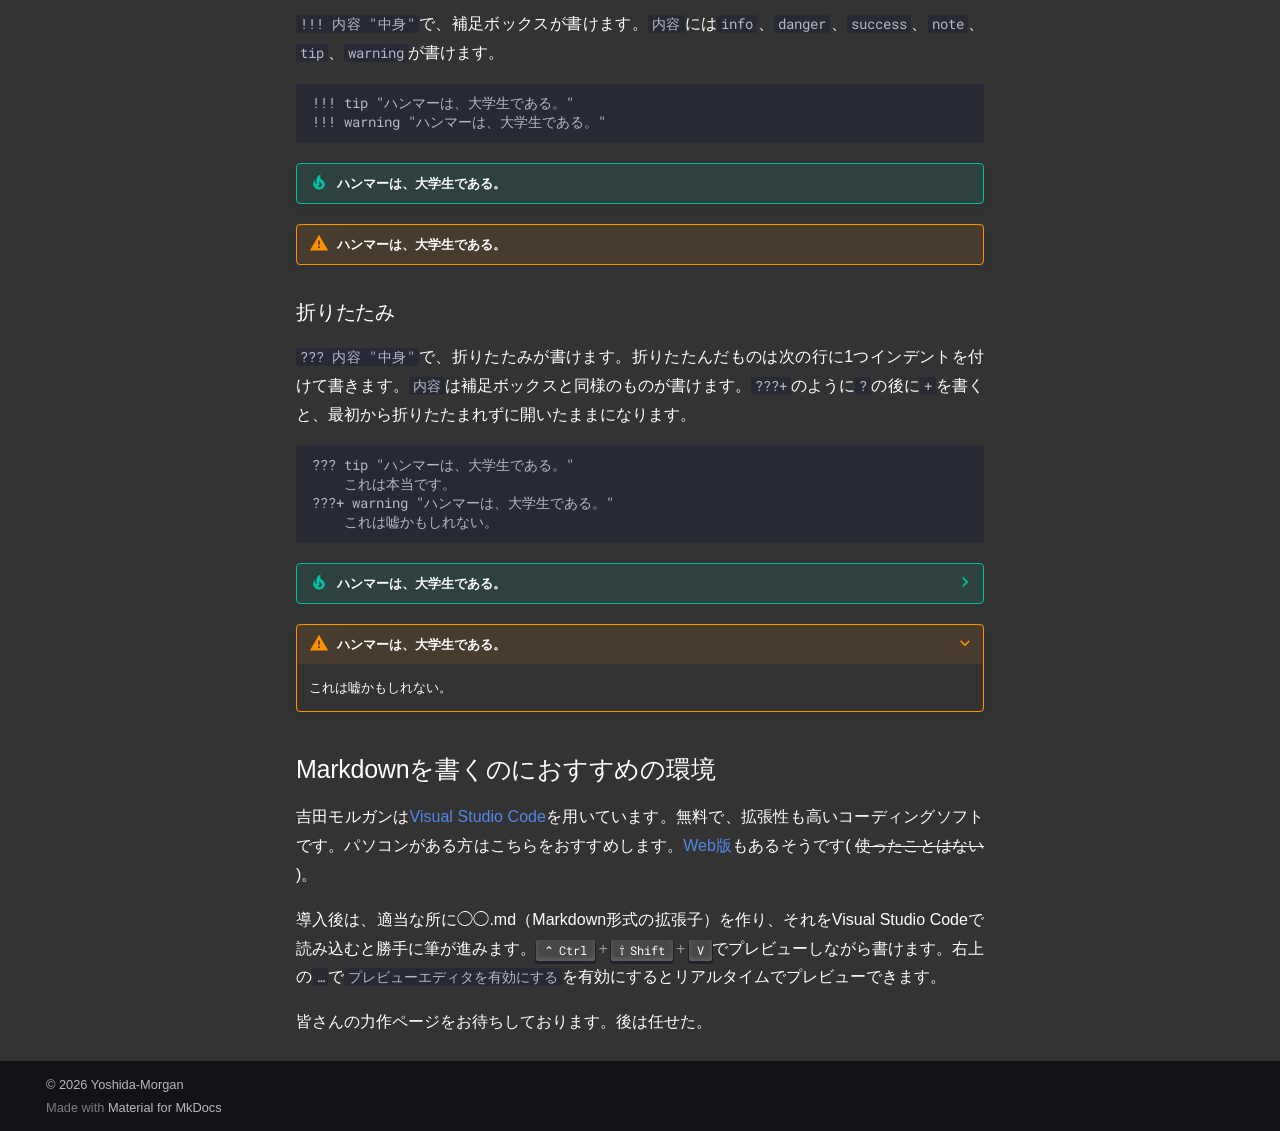
<file: guideline/index.html>
<!doctype html>
<html lang="ja" class="no-js">
  <head>
    
      <meta charset="utf-8">
      <meta name="viewport" content="width=device-width,initial-scale=1">
      
      
        <meta name="author" content="yoshida morgan">
      
      
        <link rel="canonical" href="https://yoshida-morgan.github.io/ryobowiki/guideline/">
      
      
        <link rel="prev" href="../fanart/">
      
      
      
      <link rel="icon" href="../assets/favicon.ico">
      <meta name="generator" content="mkdocs-1.6.1, mkdocs-material-9.6.17">
    
    
      
        <title>編集のしかた・ガイドライン - ryobowiki</title>
      
    
    
      <link rel="stylesheet" href="../assets/stylesheets/main.7e37652d.min.css">
      
        
        <link rel="stylesheet" href="../assets/stylesheets/palette.06af60db.min.css">
      
      

  
  
  
  
  <style>:root{--md-annotation-icon:url('data:image/svg+xml;charset=utf-8,%3Csvg%20xmlns%3D%22http%3A//www.w3.org/2000/svg%22%20viewBox%3D%220%200%2024%2024%22%3E%3Cpath%20d%3D%22M8.17%202.76A10.1%2010.1%200%200%201%2012%202c1.31%200%202.61.26%203.83.76%201.21.5%202.31%201.24%203.24%202.17s1.67%202.03%202.17%203.24c.5%201.22.76%202.52.76%203.83%200%202.65-1.05%205.2-2.93%207.07A9.97%209.97%200%200%201%2012%2022a10.1%2010.1%200%200%201-3.83-.76%2010%2010%200%200%201-3.24-2.17A9.97%209.97%200%200%201%202%2012c0-2.65%201.05-5.2%202.93-7.07.93-.93%202.03-1.67%203.24-2.17M10%2016h1v-2h-1c-.33%200-2-.1-2-2%200-1.83%201.54-2%202-2h1V8h-1c-1.61%200-4%201.07-4%204%200%202.94%202.39%204%204%204m3%200h1c1.61%200%204-1.06%204-4%200-2.93-2.39-4-4-4h-1v2h1c.33%200%202%20.1%202%202%200%201.83-1.54%202-2%202h-1zm-4-3h6v-2H9z%22/%3E%3C/svg%3E');}</style>


    
    
      
    
    
      
        
        
        <link rel="preconnect" href="https://fonts.gstatic.com" crossorigin>
        <link rel="stylesheet" href="https://fonts.googleapis.com/css?family=Roboto:300,300i,400,400i,700,700i%7CRoboto+Mono:400,400i,700,700i&display=fallback">
        <style>:root{--md-text-font:"Roboto";--md-code-font:"Roboto Mono"}</style>
      
    
    
      <link rel="stylesheet" href="../stylesheets/extra.css">
    
    <script>__md_scope=new URL("..",location),__md_hash=e=>[...e].reduce(((e,_)=>(e<<5)-e+_.charCodeAt(0)),0),__md_get=(e,_=localStorage,t=__md_scope)=>JSON.parse(_.getItem(t.pathname+"."+e)),__md_set=(e,_,t=localStorage,a=__md_scope)=>{try{t.setItem(a.pathname+"."+e,JSON.stringify(_))}catch(e){}}</script>
    
      

    
    
    
  </head>
  
  
    
    
    
    
    
    <body dir="ltr" data-md-color-scheme="slate" data-md-color-primary="indigo" data-md-color-accent="indigo">
  
    
    <input class="md-toggle" data-md-toggle="drawer" type="checkbox" id="__drawer" autocomplete="off">
    <input class="md-toggle" data-md-toggle="search" type="checkbox" id="__search" autocomplete="off">
    <label class="md-overlay" for="__drawer"></label>
    <div data-md-component="skip">
      
        
        <a href="#_1" class="md-skip">
          コンテンツにスキップ
        </a>
      
    </div>
    <div data-md-component="announce">
      
    </div>
    
    
      

  

<header class="md-header md-header--shadow" data-md-component="header">
  <nav class="md-header__inner md-grid" aria-label="ヘッダー">
    <a href=".." title="ryobowiki" class="md-header__button md-logo" aria-label="ryobowiki" data-md-component="logo">
      
  <img src="../assets/logo.png" alt="logo">

    </a>
    <label class="md-header__button md-icon" for="__drawer">
      
      <svg xmlns="http://www.w3.org/2000/svg" viewBox="0 0 24 24"><path d="M3 6h18v2H3zm0 5h18v2H3zm0 5h18v2H3z"/></svg>
    </label>
    <div class="md-header__title" data-md-component="header-title">
      <div class="md-header__ellipsis">
        <div class="md-header__topic">
          <span class="md-ellipsis">
            ryobowiki
          </span>
        </div>
        <div class="md-header__topic" data-md-component="header-topic">
          <span class="md-ellipsis">
            
              編集のしかた・ガイドライン
            
          </span>
        </div>
      </div>
    </div>
    
      
    
    
    
    
      
      
        <label class="md-header__button md-icon" for="__search">
          
          <svg xmlns="http://www.w3.org/2000/svg" viewBox="0 0 24 24"><path d="M9.5 3A6.5 6.5 0 0 1 16 9.5c0 1.61-.59 3.09-1.56 4.23l.27.27h.79l5 5-1.5 1.5-5-5v-.79l-.27-.27A6.52 6.52 0 0 1 9.5 16 6.5 6.5 0 0 1 3 9.5 6.5 6.5 0 0 1 9.5 3m0 2C7 5 5 7 5 9.5S7 14 9.5 14 14 12 14 9.5 12 5 9.5 5"/></svg>
        </label>
        <div class="md-search" data-md-component="search" role="dialog">
  <label class="md-search__overlay" for="__search"></label>
  <div class="md-search__inner" role="search">
    <form class="md-search__form" name="search">
      <input type="text" class="md-search__input" name="query" aria-label="検索" placeholder="検索" autocapitalize="off" autocorrect="off" autocomplete="off" spellcheck="false" data-md-component="search-query" required>
      <label class="md-search__icon md-icon" for="__search">
        
        <svg xmlns="http://www.w3.org/2000/svg" viewBox="0 0 24 24"><path d="M9.5 3A6.5 6.5 0 0 1 16 9.5c0 1.61-.59 3.09-1.56 4.23l.27.27h.79l5 5-1.5 1.5-5-5v-.79l-.27-.27A6.52 6.52 0 0 1 9.5 16 6.5 6.5 0 0 1 3 9.5 6.5 6.5 0 0 1 9.5 3m0 2C7 5 5 7 5 9.5S7 14 9.5 14 14 12 14 9.5 12 5 9.5 5"/></svg>
        
        <svg xmlns="http://www.w3.org/2000/svg" viewBox="0 0 24 24"><path d="M20 11v2H8l5.5 5.5-1.42 1.42L4.16 12l7.92-7.92L13.5 5.5 8 11z"/></svg>
      </label>
      <nav class="md-search__options" aria-label="検索">
        
        <button type="reset" class="md-search__icon md-icon" title="クリア" aria-label="クリア" tabindex="-1">
          
          <svg xmlns="http://www.w3.org/2000/svg" viewBox="0 0 24 24"><path d="M19 6.41 17.59 5 12 10.59 6.41 5 5 6.41 10.59 12 5 17.59 6.41 19 12 13.41 17.59 19 19 17.59 13.41 12z"/></svg>
        </button>
      </nav>
      
    </form>
    <div class="md-search__output">
      <div class="md-search__scrollwrap" tabindex="0" data-md-scrollfix>
        <div class="md-search-result" data-md-component="search-result">
          <div class="md-search-result__meta">
            検索を初期化
          </div>
          <ol class="md-search-result__list" role="presentation"></ol>
        </div>
      </div>
    </div>
  </div>
</div>
      
    
    
  </nav>
  
</header>
    
    <div class="md-container" data-md-component="container">
      
      
        
          
        
      
      <main class="md-main" data-md-component="main">
        <div class="md-main__inner md-grid">
          
            
              
              <div class="md-sidebar md-sidebar--primary" data-md-component="sidebar" data-md-type="navigation" >
                <div class="md-sidebar__scrollwrap">
                  <div class="md-sidebar__inner">
                    



<nav class="md-nav md-nav--primary" aria-label="ナビゲーション" data-md-level="0">
  <label class="md-nav__title" for="__drawer">
    <a href=".." title="ryobowiki" class="md-nav__button md-logo" aria-label="ryobowiki" data-md-component="logo">
      
  <img src="../assets/logo.png" alt="logo">

    </a>
    ryobowiki
  </label>
  
  <ul class="md-nav__list" data-md-scrollfix>
    
      
      
  
  
  
  
    <li class="md-nav__item">
      <a href=".." class="md-nav__link">
        
  
  
  <span class="md-ellipsis">
    ホーム
    
  </span>
  

      </a>
    </li>
  

    
      
      
  
  
  
  
    <li class="md-nav__item">
      <a href="../fanart/" class="md-nav__link">
        
  
  
  <span class="md-ellipsis">
    りょうぼーさん及び各撮影班のファンアートなど書く際に守ること
    
  </span>
  

      </a>
    </li>
  

    
      
      
  
  
    
  
  
  
    <li class="md-nav__item md-nav__item--active">
      
      <input class="md-nav__toggle md-toggle" type="checkbox" id="__toc">
      
      
        
      
      
        <label class="md-nav__link md-nav__link--active" for="__toc">
          
  
  
  <span class="md-ellipsis">
    編集のしかた・ガイドライン
    
  </span>
  

          <span class="md-nav__icon md-icon"></span>
        </label>
      
      <a href="./" class="md-nav__link md-nav__link--active">
        
  
  
  <span class="md-ellipsis">
    編集のしかた・ガイドライン
    
  </span>
  

      </a>
      
        

<nav class="md-nav md-nav--secondary" aria-label="目次">
  
  
  
    
  
  
    <label class="md-nav__title" for="__toc">
      <span class="md-nav__icon md-icon"></span>
      目次
    </label>
    <ul class="md-nav__list" data-md-component="toc" data-md-scrollfix>
      
        <li class="md-nav__item">
  <a href="#_2" class="md-nav__link">
    <span class="md-ellipsis">
      はじめに
    </span>
  </a>
  
</li>
      
        <li class="md-nav__item">
  <a href="#_3" class="md-nav__link">
    <span class="md-ellipsis">
      ページの追加・編集のしかた
    </span>
  </a>
  
    <nav class="md-nav" aria-label="ページの追加・編集のしかた">
      <ul class="md-nav__list">
        
          <li class="md-nav__item">
  <a href="#markdown" class="md-nav__link">
    <span class="md-ellipsis">
      Markdownで書ける
    </span>
  </a>
  
</li>
        
          <li class="md-nav__item">
  <a href="#markdown_1" class="md-nav__link">
    <span class="md-ellipsis">
      Markdownでは書けない
    </span>
  </a>
  
</li>
        
      </ul>
    </nav>
  
</li>
      
        <li class="md-nav__item">
  <a href="#_4" class="md-nav__link">
    <span class="md-ellipsis">
      具体的な書き方
    </span>
  </a>
  
    <nav class="md-nav" aria-label="具体的な書き方">
      <ul class="md-nav__list">
        
          <li class="md-nav__item">
  <a href="#_5" class="md-nav__link">
    <span class="md-ellipsis">
      文体
    </span>
  </a>
  
</li>
        
          <li class="md-nav__item">
  <a href="#_6" class="md-nav__link">
    <span class="md-ellipsis">
      書かないで
    </span>
  </a>
  
</li>
        
          <li class="md-nav__item">
  <a href="#_7" class="md-nav__link">
    <span class="md-ellipsis">
      書いて
    </span>
  </a>
  
</li>
        
          <li class="md-nav__item">
  <a href="#_8" class="md-nav__link">
    <span class="md-ellipsis">
      その他
    </span>
  </a>
  
</li>
        
      </ul>
    </nav>
  
</li>
      
        <li class="md-nav__item">
  <a href="#markdown_2" class="md-nav__link">
    <span class="md-ellipsis">
      Markdownの記法
    </span>
  </a>
  
    <nav class="md-nav" aria-label="Markdownの記法">
      <ul class="md-nav__list">
        
          <li class="md-nav__item">
  <a href="#_9" class="md-nav__link">
    <span class="md-ellipsis">
      見出し
    </span>
  </a>
  
</li>
        
          <li class="md-nav__item">
  <a href="#_10" class="md-nav__link">
    <span class="md-ellipsis">
      装飾
    </span>
  </a>
  
    <nav class="md-nav" aria-label="装飾">
      <ul class="md-nav__list">
        
          <li class="md-nav__item">
  <a href="#_11" class="md-nav__link">
    <span class="md-ellipsis">
      太字
    </span>
  </a>
  
</li>
        
          <li class="md-nav__item">
  <a href="#_12" class="md-nav__link">
    <span class="md-ellipsis">
      斜字
    </span>
  </a>
  
</li>
        
          <li class="md-nav__item">
  <a href="#_13" class="md-nav__link">
    <span class="md-ellipsis">
      下線
    </span>
  </a>
  
</li>
        
          <li class="md-nav__item">
  <a href="#_14" class="md-nav__link">
    <span class="md-ellipsis">
      打ち消し線
    </span>
  </a>
  
</li>
        
          <li class="md-nav__item">
  <a href="#_15" class="md-nav__link">
    <span class="md-ellipsis">
      ハイライト
    </span>
  </a>
  
</li>
        
          <li class="md-nav__item">
  <a href="#_16" class="md-nav__link">
    <span class="md-ellipsis">
      文字色や色の変更
    </span>
  </a>
  
</li>
        
          <li class="md-nav__item">
  <a href="#_17" class="md-nav__link">
    <span class="md-ellipsis">
      組み合わせる
    </span>
  </a>
  
</li>
        
      </ul>
    </nav>
  
</li>
        
          <li class="md-nav__item">
  <a href="#_18" class="md-nav__link">
    <span class="md-ellipsis">
      箇条書き
    </span>
  </a>
  
</li>
        
          <li class="md-nav__item">
  <a href="#_19" class="md-nav__link">
    <span class="md-ellipsis">
      箇条書き（番号）
    </span>
  </a>
  
</li>
        
          <li class="md-nav__item">
  <a href="#_20" class="md-nav__link">
    <span class="md-ellipsis">
      画像
    </span>
  </a>
  
</li>
        
          <li class="md-nav__item">
  <a href="#url" class="md-nav__link">
    <span class="md-ellipsis">
      URL
    </span>
  </a>
  
</li>
        
          <li class="md-nav__item">
  <a href="#_21" class="md-nav__link">
    <span class="md-ellipsis">
      コードブロック
    </span>
  </a>
  
</li>
        
          <li class="md-nav__item">
  <a href="#_22" class="md-nav__link">
    <span class="md-ellipsis">
      引用
    </span>
  </a>
  
</li>
        
          <li class="md-nav__item">
  <a href="#_23" class="md-nav__link">
    <span class="md-ellipsis">
      注釈
    </span>
  </a>
  
</li>
        
          <li class="md-nav__item">
  <a href="#_24" class="md-nav__link">
    <span class="md-ellipsis">
      表
    </span>
  </a>
  
</li>
        
          <li class="md-nav__item">
  <a href="#_25" class="md-nav__link">
    <span class="md-ellipsis">
      補足ボックス
    </span>
  </a>
  
</li>
        
          <li class="md-nav__item">
  <a href="#_26" class="md-nav__link">
    <span class="md-ellipsis">
      折りたたみ
    </span>
  </a>
  
</li>
        
      </ul>
    </nav>
  
</li>
      
        <li class="md-nav__item">
  <a href="#markdown_3" class="md-nav__link">
    <span class="md-ellipsis">
      Markdownを書くのにおすすめの環境
    </span>
  </a>
  
</li>
      
    </ul>
  
</nav>
      
    </li>
  

    
  </ul>
</nav>
                  </div>
                </div>
              </div>
            
            
              
              <div class="md-sidebar md-sidebar--secondary" data-md-component="sidebar" data-md-type="toc" >
                <div class="md-sidebar__scrollwrap">
                  <div class="md-sidebar__inner">
                    

<nav class="md-nav md-nav--secondary" aria-label="目次">
  
  
  
    
  
  
    <label class="md-nav__title" for="__toc">
      <span class="md-nav__icon md-icon"></span>
      目次
    </label>
    <ul class="md-nav__list" data-md-component="toc" data-md-scrollfix>
      
        <li class="md-nav__item">
  <a href="#_2" class="md-nav__link">
    <span class="md-ellipsis">
      はじめに
    </span>
  </a>
  
</li>
      
        <li class="md-nav__item">
  <a href="#_3" class="md-nav__link">
    <span class="md-ellipsis">
      ページの追加・編集のしかた
    </span>
  </a>
  
    <nav class="md-nav" aria-label="ページの追加・編集のしかた">
      <ul class="md-nav__list">
        
          <li class="md-nav__item">
  <a href="#markdown" class="md-nav__link">
    <span class="md-ellipsis">
      Markdownで書ける
    </span>
  </a>
  
</li>
        
          <li class="md-nav__item">
  <a href="#markdown_1" class="md-nav__link">
    <span class="md-ellipsis">
      Markdownでは書けない
    </span>
  </a>
  
</li>
        
      </ul>
    </nav>
  
</li>
      
        <li class="md-nav__item">
  <a href="#_4" class="md-nav__link">
    <span class="md-ellipsis">
      具体的な書き方
    </span>
  </a>
  
    <nav class="md-nav" aria-label="具体的な書き方">
      <ul class="md-nav__list">
        
          <li class="md-nav__item">
  <a href="#_5" class="md-nav__link">
    <span class="md-ellipsis">
      文体
    </span>
  </a>
  
</li>
        
          <li class="md-nav__item">
  <a href="#_6" class="md-nav__link">
    <span class="md-ellipsis">
      書かないで
    </span>
  </a>
  
</li>
        
          <li class="md-nav__item">
  <a href="#_7" class="md-nav__link">
    <span class="md-ellipsis">
      書いて
    </span>
  </a>
  
</li>
        
          <li class="md-nav__item">
  <a href="#_8" class="md-nav__link">
    <span class="md-ellipsis">
      その他
    </span>
  </a>
  
</li>
        
      </ul>
    </nav>
  
</li>
      
        <li class="md-nav__item">
  <a href="#markdown_2" class="md-nav__link">
    <span class="md-ellipsis">
      Markdownの記法
    </span>
  </a>
  
    <nav class="md-nav" aria-label="Markdownの記法">
      <ul class="md-nav__list">
        
          <li class="md-nav__item">
  <a href="#_9" class="md-nav__link">
    <span class="md-ellipsis">
      見出し
    </span>
  </a>
  
</li>
        
          <li class="md-nav__item">
  <a href="#_10" class="md-nav__link">
    <span class="md-ellipsis">
      装飾
    </span>
  </a>
  
    <nav class="md-nav" aria-label="装飾">
      <ul class="md-nav__list">
        
          <li class="md-nav__item">
  <a href="#_11" class="md-nav__link">
    <span class="md-ellipsis">
      太字
    </span>
  </a>
  
</li>
        
          <li class="md-nav__item">
  <a href="#_12" class="md-nav__link">
    <span class="md-ellipsis">
      斜字
    </span>
  </a>
  
</li>
        
          <li class="md-nav__item">
  <a href="#_13" class="md-nav__link">
    <span class="md-ellipsis">
      下線
    </span>
  </a>
  
</li>
        
          <li class="md-nav__item">
  <a href="#_14" class="md-nav__link">
    <span class="md-ellipsis">
      打ち消し線
    </span>
  </a>
  
</li>
        
          <li class="md-nav__item">
  <a href="#_15" class="md-nav__link">
    <span class="md-ellipsis">
      ハイライト
    </span>
  </a>
  
</li>
        
          <li class="md-nav__item">
  <a href="#_16" class="md-nav__link">
    <span class="md-ellipsis">
      文字色や色の変更
    </span>
  </a>
  
</li>
        
          <li class="md-nav__item">
  <a href="#_17" class="md-nav__link">
    <span class="md-ellipsis">
      組み合わせる
    </span>
  </a>
  
</li>
        
      </ul>
    </nav>
  
</li>
        
          <li class="md-nav__item">
  <a href="#_18" class="md-nav__link">
    <span class="md-ellipsis">
      箇条書き
    </span>
  </a>
  
</li>
        
          <li class="md-nav__item">
  <a href="#_19" class="md-nav__link">
    <span class="md-ellipsis">
      箇条書き（番号）
    </span>
  </a>
  
</li>
        
          <li class="md-nav__item">
  <a href="#_20" class="md-nav__link">
    <span class="md-ellipsis">
      画像
    </span>
  </a>
  
</li>
        
          <li class="md-nav__item">
  <a href="#url" class="md-nav__link">
    <span class="md-ellipsis">
      URL
    </span>
  </a>
  
</li>
        
          <li class="md-nav__item">
  <a href="#_21" class="md-nav__link">
    <span class="md-ellipsis">
      コードブロック
    </span>
  </a>
  
</li>
        
          <li class="md-nav__item">
  <a href="#_22" class="md-nav__link">
    <span class="md-ellipsis">
      引用
    </span>
  </a>
  
</li>
        
          <li class="md-nav__item">
  <a href="#_23" class="md-nav__link">
    <span class="md-ellipsis">
      注釈
    </span>
  </a>
  
</li>
        
          <li class="md-nav__item">
  <a href="#_24" class="md-nav__link">
    <span class="md-ellipsis">
      表
    </span>
  </a>
  
</li>
        
          <li class="md-nav__item">
  <a href="#_25" class="md-nav__link">
    <span class="md-ellipsis">
      補足ボックス
    </span>
  </a>
  
</li>
        
          <li class="md-nav__item">
  <a href="#_26" class="md-nav__link">
    <span class="md-ellipsis">
      折りたたみ
    </span>
  </a>
  
</li>
        
      </ul>
    </nav>
  
</li>
      
        <li class="md-nav__item">
  <a href="#markdown_3" class="md-nav__link">
    <span class="md-ellipsis">
      Markdownを書くのにおすすめの環境
    </span>
  </a>
  
</li>
      
    </ul>
  
</nav>
                  </div>
                </div>
              </div>
            
          
          
            <div class="md-content" data-md-component="content">
              <article class="md-content__inner md-typeset">
                
                  



<h1 id="_1">編集のしかた・ガイドライン</h1>
<h2 id="_2">はじめに</h2>
<p>このWikiは、ページの追加・削除・編集は管理人しかできません。これは吉田モルガンの怠慢とかではなく、使用しているWikiのエンジンの仕様です。</p>
<p>ページを追加・編集したい場合は、以下を参照してください。</p>
<h2 id="_3">ページの追加・編集のしかた</h2>
<h3 id="markdown">Markdownで書ける</h3>
<p>Markdownとは、太字や下線を記号を用いて表現する記法です。たとえば、<strong>太字</strong>は、<code>**太字**</code>と書きます。そこまで難しくないです。Markdownを扱える（か、扱う気がある）人は、以下の手順を踏むことでページを追加・編集できます。</p>
<ol>
<li>吉田モルガンに作りたいページについて連絡する</li>
<li>Markdown方式で作成する</li>
<li>吉田モルガンにMarkdownファイルを送る</li>
</ol>
<p>多少微調整を行ったうえでページが追加されます。</p>
<h3 id="markdown_1">Markdownでは書けない</h3>
<p>Markdownが難しい場合は、プレーンテキスト（普通の文章）を吉田モルガンに送りつけてください。こちらでMarkdownに修整のうえ、ページが追加されます。</p>
<h2 id="_4">具体的な書き方</h2>
<h3 id="_5">文体</h3>
<p>常体（だ・である）で記述してください。</p>
<h3 id="_6">書かないで</h3>
<ul>
<li>
<p>マイナスなこと</p>
<ul>
<li>過去の炎上、他人とのトラブルなど。</li>
</ul>
</li>
<li>
<p>編集者の憶測・考察</p>
<ul>
<li>あくまでWikiです。事実のみを書いてください。</li>
</ul>
</li>
</ul>
<h3 id="_7">書いて</h3>
<div class="annotate">
<ul>
<li>情報の出典<ul>
<li>出典のない情報については、削除を行う可能性があります。注釈 (1) 機能を用いて、出典のURL（Youtube、Twitterなど）を記述してください。</li>
</ul>
</li>
</ul>
</div>
<ol>
<li><a href="./#_7">これのこと</a></li>
</ol>
<h3 id="_8">その他</h3>
<ul>
<li>目次は見出しに勝手につくので特に設定はいりません。</li>
<li>仮に間違えてしまっていてもこちらで直しておくので、そこまで気にしないでください。</li>
</ul>
<h2 id="markdown_2">Markdownの記法</h2>
<p>Wikiを作るうえで使うすべての記法をまとめました。他と少し違うかも知れません。</p>
<h3 id="_9">見出し</h3>
<p><code>#</code>にスペースを入れた後の文字は、見出しとしてみなされます。<code>#</code>の数は見出しレベルを指し、見出しレベル1はページ中に1回、ページのタイトルとして1番最初に記述します。その他は何回使っても構いません。
<div class="highlight"><pre><span></span><code># 見出しレベル1
##  見出しレベル2
###  見出しレベル3
####  見出しレベル4
</code></pre></div></p>
<h3 id="_10">装飾</h3>
<h4 id="_11">太字</h4>
<p><code>**</code>で囲むと、文字が太くなります。
<div class="highlight"><pre><span></span><code>どうも**ハンマー**です。
</code></pre></div>
→どうも<strong>ハンマー</strong>です。</p>
<h4 id="_12">斜字</h4>
<p><code>*</code>で囲むと、文字が斜めになります。
<div class="highlight"><pre><span></span><code>どうも*ハンマー*です。
</code></pre></div>
→どうも<em>ハンマー</em>です。</p>
<h4 id="_13">下線</h4>
<p><code>^^</code>で囲むと、文字に下線が引かれます。最初の<code>^^</code>の前、最後の<code>^^</code>の後にはスペースを入れないと、上付き文字になります。
<div class="highlight"><pre><span></span><code>どうも ^^ハンマー^^ です。
</code></pre></div>
→どうも <ins>ハンマー</ins> です。</p>
<h4 id="_14">打ち消し線</h4>
<p><code>~~</code>で囲むと、文字に下線が引かれます。最初の<code>==</code>の前、最後の<code>==</code>の後にはスペースを入れないと、下付き文字になります。
<div class="highlight"><pre><span></span><code>どうも ~~ハンマー~~ です。
</code></pre></div>
→どうも <del>ハンマー</del> です。</p>
<h4 id="_15">ハイライト</h4>
<p><code>==</code>で囲むと、文字にハイライトが引かれます。最初の<code>==</code>の前、最後の<code>==</code>の後にはスペースを入れないと、マーカーが引かれません。
<div class="highlight"><pre><span></span><code>どうも==ハンマー==です。
</code></pre></div>
→どうも <mark>ハンマー</mark> です。</p>
<h4 id="_16">文字色や色の変更</h4>
<p>できません。正確に言えばできますがしないでください。</p>
<h4 id="_17">組み合わせる</h4>
<p>以上のタグはどんな組み合わせでも使うことが出来ます。
<div class="highlight"><pre><span></span><code>どうも ==~~^^***ハンマー***^^~~== です。
</code></pre></div>
→どうも <mark><del><ins><strong><em>ハンマー</em></strong></ins></del></mark> です。</p>
<h3 id="_18">箇条書き</h3>
<p><code>-</code>にスペースを入れた後の文字は、箇条書きになります。階層構造にするには、インデントを付けた後に<code>-</code>を書きます。前後の行は空白にしないと箇条書きになりません。
<div class="highlight"><pre><span></span><code>- ハンマー
- ハンマー
    - ハンマー
    - ハンマー
</code></pre></div></p>
<ul>
<li>ハンマー</li>
<li>ハンマー<ul>
<li>ハンマー</li>
<li>ハンマー</li>
</ul>
</li>
</ul>
<h3 id="_19">箇条書き（番号）</h3>
<p><code>1.</code>にスペースを入れた後の文字は、箇条書きの番号付きになります。階層構造にするには、インデントを付けた後に<code>1.</code>を書きます。階層構造にすると、数字→アルファベット小文字→ローマ数字小文字→アルファベット大文字→ローマ数字大文字→ローマ数字大文字…になります。前後の行は空白にしないと箇条書きになりません。
<div class="highlight"><pre><span></span><code>1. ハンマー
1. ハンマー
    1. ハンマー
    1. ハンマー
        1. ハンマー
        1. ハンマー
            1. ハンマー
            1. ハンマー
                1. ハンマー
                1. ハンマー
                    1. ハンマー
                    1. ハンマー
</code></pre></div></p>
<ol>
<li>ハンマー</li>
<li>ハンマー<ol>
<li>ハンマー</li>
<li>ハンマー<ol>
<li>ハンマー</li>
<li>ハンマー<ol>
<li>ハンマー</li>
<li>ハンマー<ol>
<li>ハンマー</li>
<li>ハンマー<ol>
<li>ハンマー</li>
<li>ハンマー</li>
</ol>
</li>
</ol>
</li>
</ol>
</li>
</ol>
</li>
</ol>
</li>
</ol>
<h3 id="_20">画像</h3>
<p><code>![画像名](画像URL)</code>で画像を追加できます。画像を使う場合、画像URLはこちらで修整しますので、画像名のみ記入した状態で画像を併せて吉田モルガンに送りつけてください。</p>
<h3 id="url">URL</h3>
<p><code>[リンクテキスト](URL)</code>でリンクを追加できます。Wiki内のページをリンクしたい場合は、このページだと「guideline」の部分のみでリンクできます。</p>
<h3 id="_21">コードブロック</h3>
<p><code>```</code>で囲むと、コードが書けます。コードでなくても、その他の用途で使って構いません。
<div class="highlight"><pre><span></span><code>    ```
    どうもハンマーです
    ```
</code></pre></div>
<div class="highlight"><pre><span></span><code>どうもハンマーです
</code></pre></div></p>
<h3 id="_22">引用</h3>
<p><code>&gt;</code>にスペースを入れた後の文字は、引用になります。複数行に分けたいときは、空白行を1つはさんでください。
<div class="highlight"><pre><span></span><code>&gt;ハンマー「ブハハハハハハハハハハハハハｗｗｗｗ」

&gt;ハンマー「ブハｗ」
</code></pre></div></p>
<blockquote>
<p>ハンマー「ブハハハハハハハハハハハハハｗｗｗｗ」</p>
<p>ハンマー「ブハｗ」</p>
</blockquote>
<h3 id="_23">注釈</h3>
<p>注釈を使うときは、注釈を使いたい段落を<code>&lt;div class="annotate" markdown&gt;</code>と<code>&lt;/div&gt;</code>で囲んでください。囲まれた中に<code>(数字)</code>を注釈を入れたい場所に書き、<code>&lt;/div&gt;</code>の後に<code>数字.</code>を書き注釈を書いてください。
<div class="highlight"><pre><span></span><code>&lt;div class=&quot;annotate&quot; markdown&gt;
どうもハンマー(1)です。
&lt;/div&gt;

1. 笑い方がブハハの人を指す。
</code></pre></div></p>
<div class="annotate">
<p>どうもハンマー(1)です。</p>
</div>
<ol>
<li>笑い方がブハハの人を指す。</li>
</ol>
<h3 id="_24">表</h3>
<p>説明は難しいので、例を参照してください。1行目がタイトル列、2行目には左寄せは<code>|:---|</code>、中央寄せは<code>|:---:|</code>、右寄せは<code>|---:|</code>を入力します。
<div class="highlight"><pre><span></span><code>|ハンマー|ハンマー|ハンマー|
|:---|:---:|---:|
|ブハｗ|ブハハｗ|ブハハハｗ|
|静か|ちょっとうるさい|うるさい|
</code></pre></div></p>
<table>
<thead>
<tr>
<th style="text-align: left;">ハンマー</th>
<th style="text-align: center;">ハンマー</th>
<th style="text-align: right;">ハンマー</th>
</tr>
</thead>
<tbody>
<tr>
<td style="text-align: left;">ブハｗ</td>
<td style="text-align: center;">ブハハｗ</td>
<td style="text-align: right;">ブハハハｗ</td>
</tr>
<tr>
<td style="text-align: left;">静か</td>
<td style="text-align: center;">ちょっとうるさい</td>
<td style="text-align: right;">うるさい</td>
</tr>
</tbody>
</table>
<h3 id="_25">補足ボックス</h3>
<p><code>!!! 内容 "中身"</code>で、補足ボックスが書けます。<code>内容</code>には<code>info</code>、<code>danger</code>、<code>success</code>、<code>note</code>、<code>tip</code>、<code>warning</code>が書けます。
<div class="highlight"><pre><span></span><code>!!! tip &quot;ハンマーは、大学生である。&quot;
!!! warning &quot;ハンマーは、大学生である。&quot;
</code></pre></div></p>
<div class="admonition tip">
<p class="admonition-title">ハンマーは、大学生である。</p>
</div>
<div class="admonition warning">
<p class="admonition-title">ハンマーは、大学生である。</p>
</div>
<h3 id="_26">折りたたみ</h3>
<p><code>??? 内容 "中身"</code>で、折りたたみが書けます。折りたたんだものは次の行に1つインデントを付けて書きます。<code>内容</code>は補足ボックスと同様のものが書けます。<code>???+</code>のように<code>?</code>の後に<code>+</code>を書くと、最初から折りたたまれずに開いたままになります。
<div class="highlight"><pre><span></span><code>??? tip &quot;ハンマーは、大学生である。&quot;
    これは本当です。
???+ warning &quot;ハンマーは、大学生である。&quot;
    これは嘘かもしれない。
</code></pre></div></p>
<details class="tip">
<summary>ハンマーは、大学生である。</summary>
<p>これは本当です。</p>
</details>
<details class="warning" open="open">
<summary>ハンマーは、大学生である。</summary>
<p>これは嘘かもしれない。</p>
</details>
<h2 id="markdown_3">Markdownを書くのにおすすめの環境</h2>
<p>吉田モルガンは<a href="https://code.visualstudio.com/">Visual Studio Code</a>を用いています。無料で、拡張性も高いコーディングソフトです。パソコンがある方はこちらをおすすめします。<a href="https://vscode.dev/">Web版</a>もあるそうです( <del>使ったことはない</del> )。</p>
<p>導入後は、適当な所に◯◯.md（Markdown形式の拡張子）を作り、それをVisual Studio Codeで読み込むと勝手に筆が進みます。<span class="keys"><kbd class="key-control">Ctrl</kbd><span>+</span><kbd class="key-shift">Shift</kbd><span>+</span><kbd class="key-v">V</kbd></span>でプレビューしながら書けます。右上の<code>…</code>で<code>プレビューエディタを有効にする</code>を有効にするとリアルタイムでプレビューできます。</p>
<p>皆さんの力作ページをお待ちしております。後は任せた。</p>












                
              </article>
            </div>
          
          
<script>var target=document.getElementById(location.hash.slice(1));target&&target.name&&(target.checked=target.name.startsWith("__tabbed_"))</script>
        </div>
        
      </main>
      
        <footer class="md-footer">
  
  <div class="md-footer-meta md-typeset">
    <div class="md-footer-meta__inner md-grid">
      <div class="md-copyright">
  
    <div class="md-copyright__highlight">
      © 2026 Yoshida-Morgan
    </div>
  
  
    Made with
    <a href="https://squidfunk.github.io/mkdocs-material/" target="_blank" rel="noopener">
      Material for MkDocs
    </a>
  
</div>
      
    </div>
  </div>
</footer>
      
    </div>
    <div class="md-dialog" data-md-component="dialog">
      <div class="md-dialog__inner md-typeset"></div>
    </div>
    
    
    
      
      <script id="__config" type="application/json">{"base": "..", "features": [], "search": "../assets/javascripts/workers/search.973d3a69.min.js", "tags": null, "translations": {"clipboard.copied": "\u30b3\u30d4\u30fc\u3057\u307e\u3057\u305f", "clipboard.copy": "\u30af\u30ea\u30c3\u30d7\u30dc\u30fc\u30c9\u3078\u30b3\u30d4\u30fc", "search.result.more.one": "\u3053\u306e\u30da\u30fc\u30b8\u5185\u306b\u3082\u30461\u4ef6\u898b\u3064\u304b\u308a\u307e\u3057\u305f", "search.result.more.other": "\u3053\u306e\u30da\u30fc\u30b8\u5185\u306b\u3042\u3068#\u4ef6\u898b\u3064\u304b\u308a\u307e\u3057\u305f", "search.result.none": "\u4f55\u3082\u898b\u3064\u304b\u308a\u307e\u305b\u3093\u3067\u3057\u305f", "search.result.one": "1\u4ef6\u898b\u3064\u304b\u308a\u307e\u3057\u305f", "search.result.other": "#\u4ef6\u898b\u3064\u304b\u308a\u307e\u3057\u305f", "search.result.placeholder": "\u691c\u7d22\u30ad\u30fc\u30ef\u30fc\u30c9\u3092\u5165\u529b\u3057\u3066\u304f\u3060\u3055\u3044", "search.result.term.missing": "\u691c\u7d22\u306b\u542b\u307e\u308c\u306a\u3044", "select.version": "\u30d0\u30fc\u30b8\u30e7\u30f3\u5207\u308a\u66ff\u3048"}, "version": null}</script>
    
    
      <script src="../assets/javascripts/bundle.92b07e13.min.js"></script>
      
    
  </body>
</html>
</file>
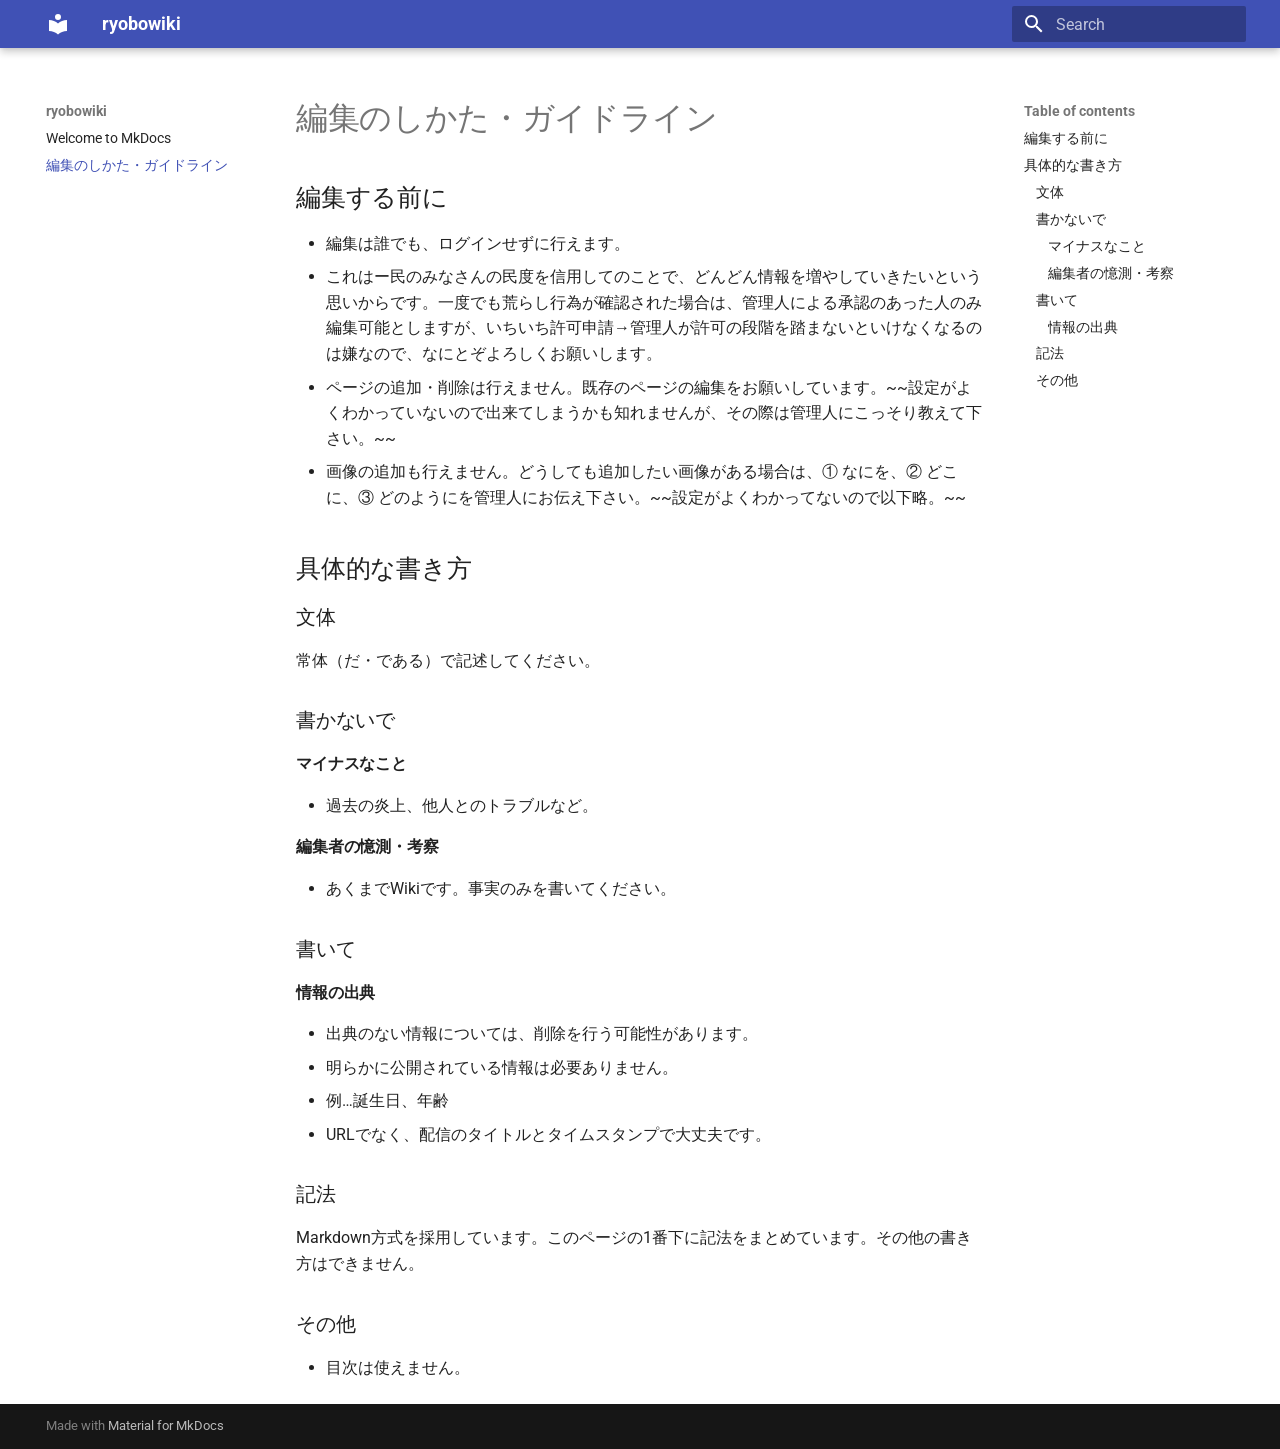
<file: 編集のしかた・ガイドライン/index.html>
<!doctype html>
<html lang="en" class="no-js">
  <head>
    
      <meta charset="utf-8">
      <meta name="viewport" content="width=device-width,initial-scale=1">
      
      
      
      
        <link rel="prev" href="..">
      
      
      
      <link rel="icon" href="../assets/images/favicon.png">
      <meta name="generator" content="mkdocs-1.6.1, mkdocs-material-9.6.17">
    
    
      
        <title>編集のしかた・ガイドライン - ryobowiki</title>
      
    
    
      <link rel="stylesheet" href="../assets/stylesheets/main.7e37652d.min.css">
      
      


    
    
      
    
    
      
        
        
        <link rel="preconnect" href="https://fonts.gstatic.com" crossorigin>
        <link rel="stylesheet" href="https://fonts.googleapis.com/css?family=Roboto:300,300i,400,400i,700,700i%7CRoboto+Mono:400,400i,700,700i&display=fallback">
        <style>:root{--md-text-font:"Roboto";--md-code-font:"Roboto Mono"}</style>
      
    
    
    <script>__md_scope=new URL("..",location),__md_hash=e=>[...e].reduce(((e,_)=>(e<<5)-e+_.charCodeAt(0)),0),__md_get=(e,_=localStorage,t=__md_scope)=>JSON.parse(_.getItem(t.pathname+"."+e)),__md_set=(e,_,t=localStorage,a=__md_scope)=>{try{t.setItem(a.pathname+"."+e,JSON.stringify(_))}catch(e){}}</script>
    
      

    
    
    
  </head>
  
  
    <body dir="ltr">
  
    
    <input class="md-toggle" data-md-toggle="drawer" type="checkbox" id="__drawer" autocomplete="off">
    <input class="md-toggle" data-md-toggle="search" type="checkbox" id="__search" autocomplete="off">
    <label class="md-overlay" for="__drawer"></label>
    <div data-md-component="skip">
      
        
        <a href="#_1" class="md-skip">
          Skip to content
        </a>
      
    </div>
    <div data-md-component="announce">
      
    </div>
    
    
      

  

<header class="md-header md-header--shadow" data-md-component="header">
  <nav class="md-header__inner md-grid" aria-label="Header">
    <a href=".." title="ryobowiki" class="md-header__button md-logo" aria-label="ryobowiki" data-md-component="logo">
      
  
  <svg xmlns="http://www.w3.org/2000/svg" viewBox="0 0 24 24"><path d="M12 8a3 3 0 0 0 3-3 3 3 0 0 0-3-3 3 3 0 0 0-3 3 3 3 0 0 0 3 3m0 3.54C9.64 9.35 6.5 8 3 8v11c3.5 0 6.64 1.35 9 3.54 2.36-2.19 5.5-3.54 9-3.54V8c-3.5 0-6.64 1.35-9 3.54"/></svg>

    </a>
    <label class="md-header__button md-icon" for="__drawer">
      
      <svg xmlns="http://www.w3.org/2000/svg" viewBox="0 0 24 24"><path d="M3 6h18v2H3zm0 5h18v2H3zm0 5h18v2H3z"/></svg>
    </label>
    <div class="md-header__title" data-md-component="header-title">
      <div class="md-header__ellipsis">
        <div class="md-header__topic">
          <span class="md-ellipsis">
            ryobowiki
          </span>
        </div>
        <div class="md-header__topic" data-md-component="header-topic">
          <span class="md-ellipsis">
            
              編集のしかた・ガイドライン
            
          </span>
        </div>
      </div>
    </div>
    
    
      <script>var palette=__md_get("__palette");if(palette&&palette.color){if("(prefers-color-scheme)"===palette.color.media){var media=matchMedia("(prefers-color-scheme: light)"),input=document.querySelector(media.matches?"[data-md-color-media='(prefers-color-scheme: light)']":"[data-md-color-media='(prefers-color-scheme: dark)']");palette.color.media=input.getAttribute("data-md-color-media"),palette.color.scheme=input.getAttribute("data-md-color-scheme"),palette.color.primary=input.getAttribute("data-md-color-primary"),palette.color.accent=input.getAttribute("data-md-color-accent")}for(var[key,value]of Object.entries(palette.color))document.body.setAttribute("data-md-color-"+key,value)}</script>
    
    
    
      
      
        <label class="md-header__button md-icon" for="__search">
          
          <svg xmlns="http://www.w3.org/2000/svg" viewBox="0 0 24 24"><path d="M9.5 3A6.5 6.5 0 0 1 16 9.5c0 1.61-.59 3.09-1.56 4.23l.27.27h.79l5 5-1.5 1.5-5-5v-.79l-.27-.27A6.52 6.52 0 0 1 9.5 16 6.5 6.5 0 0 1 3 9.5 6.5 6.5 0 0 1 9.5 3m0 2C7 5 5 7 5 9.5S7 14 9.5 14 14 12 14 9.5 12 5 9.5 5"/></svg>
        </label>
        <div class="md-search" data-md-component="search" role="dialog">
  <label class="md-search__overlay" for="__search"></label>
  <div class="md-search__inner" role="search">
    <form class="md-search__form" name="search">
      <input type="text" class="md-search__input" name="query" aria-label="Search" placeholder="Search" autocapitalize="off" autocorrect="off" autocomplete="off" spellcheck="false" data-md-component="search-query" required>
      <label class="md-search__icon md-icon" for="__search">
        
        <svg xmlns="http://www.w3.org/2000/svg" viewBox="0 0 24 24"><path d="M9.5 3A6.5 6.5 0 0 1 16 9.5c0 1.61-.59 3.09-1.56 4.23l.27.27h.79l5 5-1.5 1.5-5-5v-.79l-.27-.27A6.52 6.52 0 0 1 9.5 16 6.5 6.5 0 0 1 3 9.5 6.5 6.5 0 0 1 9.5 3m0 2C7 5 5 7 5 9.5S7 14 9.5 14 14 12 14 9.5 12 5 9.5 5"/></svg>
        
        <svg xmlns="http://www.w3.org/2000/svg" viewBox="0 0 24 24"><path d="M20 11v2H8l5.5 5.5-1.42 1.42L4.16 12l7.92-7.92L13.5 5.5 8 11z"/></svg>
      </label>
      <nav class="md-search__options" aria-label="Search">
        
        <button type="reset" class="md-search__icon md-icon" title="Clear" aria-label="Clear" tabindex="-1">
          
          <svg xmlns="http://www.w3.org/2000/svg" viewBox="0 0 24 24"><path d="M19 6.41 17.59 5 12 10.59 6.41 5 5 6.41 10.59 12 5 17.59 6.41 19 12 13.41 17.59 19 19 17.59 13.41 12z"/></svg>
        </button>
      </nav>
      
    </form>
    <div class="md-search__output">
      <div class="md-search__scrollwrap" tabindex="0" data-md-scrollfix>
        <div class="md-search-result" data-md-component="search-result">
          <div class="md-search-result__meta">
            Initializing search
          </div>
          <ol class="md-search-result__list" role="presentation"></ol>
        </div>
      </div>
    </div>
  </div>
</div>
      
    
    
  </nav>
  
</header>
    
    <div class="md-container" data-md-component="container">
      
      
        
          
        
      
      <main class="md-main" data-md-component="main">
        <div class="md-main__inner md-grid">
          
            
              
              <div class="md-sidebar md-sidebar--primary" data-md-component="sidebar" data-md-type="navigation" >
                <div class="md-sidebar__scrollwrap">
                  <div class="md-sidebar__inner">
                    



<nav class="md-nav md-nav--primary" aria-label="Navigation" data-md-level="0">
  <label class="md-nav__title" for="__drawer">
    <a href=".." title="ryobowiki" class="md-nav__button md-logo" aria-label="ryobowiki" data-md-component="logo">
      
  
  <svg xmlns="http://www.w3.org/2000/svg" viewBox="0 0 24 24"><path d="M12 8a3 3 0 0 0 3-3 3 3 0 0 0-3-3 3 3 0 0 0-3 3 3 3 0 0 0 3 3m0 3.54C9.64 9.35 6.5 8 3 8v11c3.5 0 6.64 1.35 9 3.54 2.36-2.19 5.5-3.54 9-3.54V8c-3.5 0-6.64 1.35-9 3.54"/></svg>

    </a>
    ryobowiki
  </label>
  
  <ul class="md-nav__list" data-md-scrollfix>
    
      
      
  
  
  
  
    <li class="md-nav__item">
      <a href=".." class="md-nav__link">
        
  
  
  <span class="md-ellipsis">
    Welcome to MkDocs
    
  </span>
  

      </a>
    </li>
  

    
      
      
  
  
    
  
  
  
    <li class="md-nav__item md-nav__item--active">
      
      <input class="md-nav__toggle md-toggle" type="checkbox" id="__toc">
      
      
      
        <label class="md-nav__link md-nav__link--active" for="__toc">
          
  
  
  <span class="md-ellipsis">
    編集のしかた・ガイドライン
    
  </span>
  

          <span class="md-nav__icon md-icon"></span>
        </label>
      
      <a href="./" class="md-nav__link md-nav__link--active">
        
  
  
  <span class="md-ellipsis">
    編集のしかた・ガイドライン
    
  </span>
  

      </a>
      
        

<nav class="md-nav md-nav--secondary" aria-label="Table of contents">
  
  
  
  
    <label class="md-nav__title" for="__toc">
      <span class="md-nav__icon md-icon"></span>
      Table of contents
    </label>
    <ul class="md-nav__list" data-md-component="toc" data-md-scrollfix>
      
        <li class="md-nav__item">
  <a href="#_1" class="md-nav__link">
    <span class="md-ellipsis">
      編集する前に
    </span>
  </a>
  
</li>
      
        <li class="md-nav__item">
  <a href="#_2" class="md-nav__link">
    <span class="md-ellipsis">
      具体的な書き方
    </span>
  </a>
  
    <nav class="md-nav" aria-label="具体的な書き方">
      <ul class="md-nav__list">
        
          <li class="md-nav__item">
  <a href="#_3" class="md-nav__link">
    <span class="md-ellipsis">
      文体
    </span>
  </a>
  
</li>
        
          <li class="md-nav__item">
  <a href="#_4" class="md-nav__link">
    <span class="md-ellipsis">
      書かないで
    </span>
  </a>
  
    <nav class="md-nav" aria-label="書かないで">
      <ul class="md-nav__list">
        
          <li class="md-nav__item">
  <a href="#_5" class="md-nav__link">
    <span class="md-ellipsis">
      マイナスなこと
    </span>
  </a>
  
</li>
        
          <li class="md-nav__item">
  <a href="#_6" class="md-nav__link">
    <span class="md-ellipsis">
      編集者の憶測・考察
    </span>
  </a>
  
</li>
        
      </ul>
    </nav>
  
</li>
        
          <li class="md-nav__item">
  <a href="#_7" class="md-nav__link">
    <span class="md-ellipsis">
      書いて
    </span>
  </a>
  
    <nav class="md-nav" aria-label="書いて">
      <ul class="md-nav__list">
        
          <li class="md-nav__item">
  <a href="#_8" class="md-nav__link">
    <span class="md-ellipsis">
      情報の出典
    </span>
  </a>
  
</li>
        
      </ul>
    </nav>
  
</li>
        
          <li class="md-nav__item">
  <a href="#_9" class="md-nav__link">
    <span class="md-ellipsis">
      記法
    </span>
  </a>
  
</li>
        
          <li class="md-nav__item">
  <a href="#_10" class="md-nav__link">
    <span class="md-ellipsis">
      その他
    </span>
  </a>
  
</li>
        
      </ul>
    </nav>
  
</li>
      
    </ul>
  
</nav>
      
    </li>
  

    
  </ul>
</nav>
                  </div>
                </div>
              </div>
            
            
              
              <div class="md-sidebar md-sidebar--secondary" data-md-component="sidebar" data-md-type="toc" >
                <div class="md-sidebar__scrollwrap">
                  <div class="md-sidebar__inner">
                    

<nav class="md-nav md-nav--secondary" aria-label="Table of contents">
  
  
  
  
    <label class="md-nav__title" for="__toc">
      <span class="md-nav__icon md-icon"></span>
      Table of contents
    </label>
    <ul class="md-nav__list" data-md-component="toc" data-md-scrollfix>
      
        <li class="md-nav__item">
  <a href="#_1" class="md-nav__link">
    <span class="md-ellipsis">
      編集する前に
    </span>
  </a>
  
</li>
      
        <li class="md-nav__item">
  <a href="#_2" class="md-nav__link">
    <span class="md-ellipsis">
      具体的な書き方
    </span>
  </a>
  
    <nav class="md-nav" aria-label="具体的な書き方">
      <ul class="md-nav__list">
        
          <li class="md-nav__item">
  <a href="#_3" class="md-nav__link">
    <span class="md-ellipsis">
      文体
    </span>
  </a>
  
</li>
        
          <li class="md-nav__item">
  <a href="#_4" class="md-nav__link">
    <span class="md-ellipsis">
      書かないで
    </span>
  </a>
  
    <nav class="md-nav" aria-label="書かないで">
      <ul class="md-nav__list">
        
          <li class="md-nav__item">
  <a href="#_5" class="md-nav__link">
    <span class="md-ellipsis">
      マイナスなこと
    </span>
  </a>
  
</li>
        
          <li class="md-nav__item">
  <a href="#_6" class="md-nav__link">
    <span class="md-ellipsis">
      編集者の憶測・考察
    </span>
  </a>
  
</li>
        
      </ul>
    </nav>
  
</li>
        
          <li class="md-nav__item">
  <a href="#_7" class="md-nav__link">
    <span class="md-ellipsis">
      書いて
    </span>
  </a>
  
    <nav class="md-nav" aria-label="書いて">
      <ul class="md-nav__list">
        
          <li class="md-nav__item">
  <a href="#_8" class="md-nav__link">
    <span class="md-ellipsis">
      情報の出典
    </span>
  </a>
  
</li>
        
      </ul>
    </nav>
  
</li>
        
          <li class="md-nav__item">
  <a href="#_9" class="md-nav__link">
    <span class="md-ellipsis">
      記法
    </span>
  </a>
  
</li>
        
          <li class="md-nav__item">
  <a href="#_10" class="md-nav__link">
    <span class="md-ellipsis">
      その他
    </span>
  </a>
  
</li>
        
      </ul>
    </nav>
  
</li>
      
    </ul>
  
</nav>
                  </div>
                </div>
              </div>
            
          
          
            <div class="md-content" data-md-component="content">
              <article class="md-content__inner md-typeset">
                
                  



  <h1>編集のしかた・ガイドライン</h1>

<h2 id="_1">編集する前に</h2>
<ul>
<li>編集は誰でも、ログインせずに行えます。</li>
<li>これはー民のみなさんの民度を信用してのことで、どんどん情報を増やしていきたいという思いからです。一度でも荒らし行為が確認された場合は、管理人による承認のあった人のみ編集可能としますが、いちいち許可申請→管理人が許可の段階を踏まないといけなくなるのは嫌なので、なにとぞよろしくお願いします。</li>
<li>ページの追加・削除は行えません。既存のページの編集をお願いしています。~~設定がよくわかっていないので出来てしまうかも知れませんが、その際は管理人にこっそり教えて下さい。~~</li>
<li>画像の追加も行えません。どうしても追加したい画像がある場合は、① なにを、② どこに、③ どのようにを管理人にお伝え下さい。~~設定がよくわかってないので以下略。~~</li>
</ul>
<h2 id="_2">具体的な書き方</h2>
<h3 id="_3">文体</h3>
<p>常体（だ・である）で記述してください。</p>
<h3 id="_4">書かないで</h3>
<h4 id="_5">マイナスなこと</h4>
<ul>
<li>過去の炎上、他人とのトラブルなど。</li>
</ul>
<h4 id="_6">編集者の憶測・考察</h4>
<ul>
<li>あくまでWikiです。事実のみを書いてください。</li>
</ul>
<h3 id="_7">書いて</h3>
<h4 id="_8">情報の出典</h4>
<ul>
<li>出典のない情報については、削除を行う可能性があります。</li>
<li>明らかに公開されている情報は必要ありません。</li>
<li>例…誕生日、年齢</li>
<li>URLでなく、配信のタイトルとタイムスタンプで大丈夫です。</li>
</ul>
<h3 id="_9">記法</h3>
<p>Markdown方式を採用しています。このページの1番下に記法をまとめています。その他の書き方はできません。</p>
<h3 id="_10">その他</h3>
<ul>
<li>目次は使えません。</li>
</ul>












                
              </article>
            </div>
          
          
<script>var target=document.getElementById(location.hash.slice(1));target&&target.name&&(target.checked=target.name.startsWith("__tabbed_"))</script>
        </div>
        
      </main>
      
        <footer class="md-footer">
  
  <div class="md-footer-meta md-typeset">
    <div class="md-footer-meta__inner md-grid">
      <div class="md-copyright">
  
  
    Made with
    <a href="https://squidfunk.github.io/mkdocs-material/" target="_blank" rel="noopener">
      Material for MkDocs
    </a>
  
</div>
      
    </div>
  </div>
</footer>
      
    </div>
    <div class="md-dialog" data-md-component="dialog">
      <div class="md-dialog__inner md-typeset"></div>
    </div>
    
    
    
      
      <script id="__config" type="application/json">{"base": "..", "features": [], "search": "../assets/javascripts/workers/search.973d3a69.min.js", "tags": null, "translations": {"clipboard.copied": "Copied to clipboard", "clipboard.copy": "Copy to clipboard", "search.result.more.one": "1 more on this page", "search.result.more.other": "# more on this page", "search.result.none": "No matching documents", "search.result.one": "1 matching document", "search.result.other": "# matching documents", "search.result.placeholder": "Type to start searching", "search.result.term.missing": "Missing", "select.version": "Select version"}, "version": null}</script>
    
    
      <script src="../assets/javascripts/bundle.92b07e13.min.js"></script>
      
    
  </body>
</html>
</file>
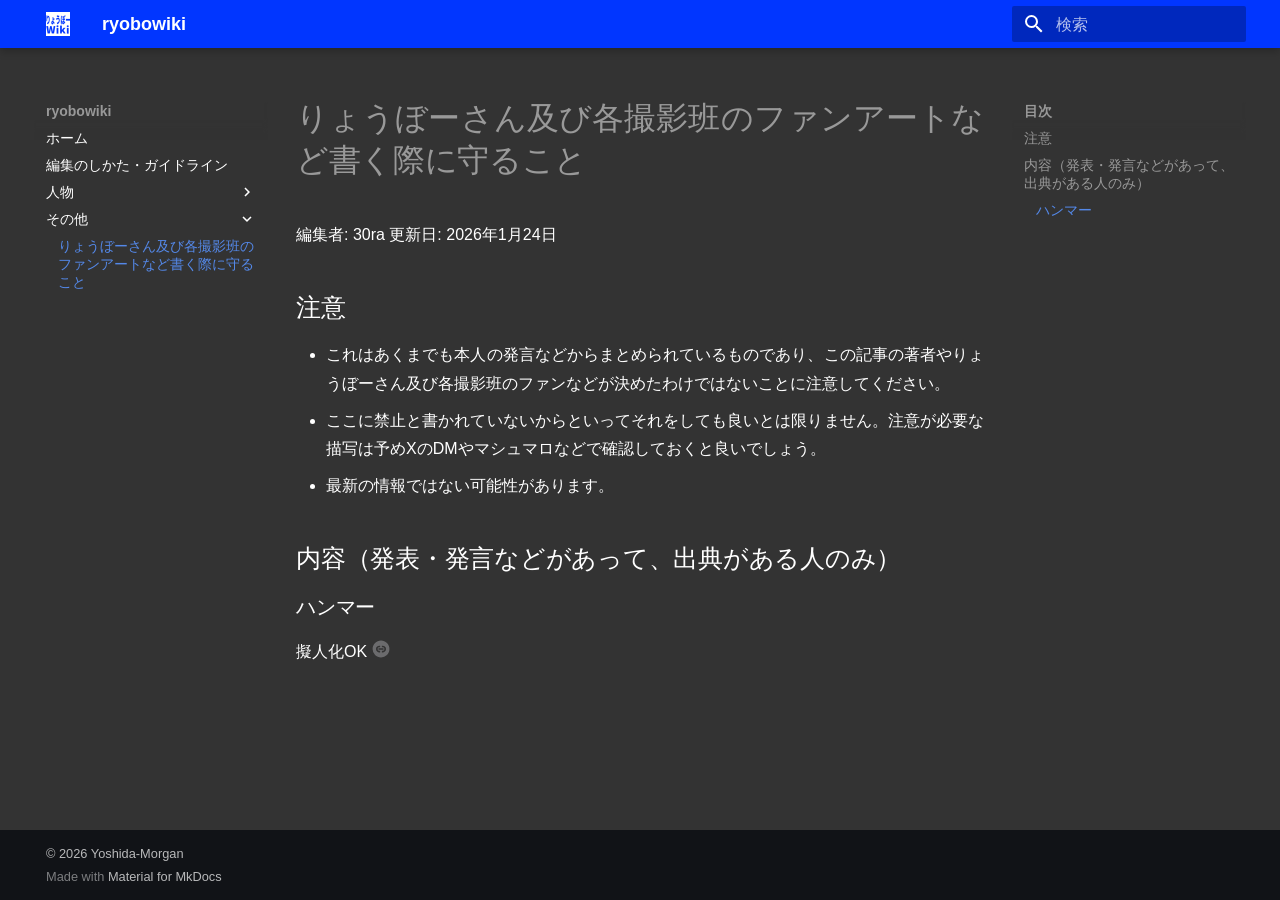
<file: other/fanart/index.html>
<!doctype html>
<html lang="ja" class="no-js">
  <head>
    
      <meta charset="utf-8">
      <meta name="viewport" content="width=device-width,initial-scale=1">
      
      
        <meta name="author" content="yoshida morgan">
      
      
        <link rel="canonical" href="https://yoshida-morgan.github.io/ryobowiki/other/fanart/">
      
      
        <link rel="prev" href="../../person/ryobow/">
      
      
      
      <link rel="icon" href="../../assets/favicon.ico">
      <meta name="generator" content="mkdocs-1.6.1, mkdocs-material-9.6.17">
    
    
      
        <title>りょうぼーさん及び各撮影班のファンアートなど書く際に守ること - ryobowiki</title>
      
    
    
      <link rel="stylesheet" href="../../assets/stylesheets/main.7e37652d.min.css">
      
        
        <link rel="stylesheet" href="../../assets/stylesheets/palette.06af60db.min.css">
      
      

  
  
  
  
  <style>:root{--md-annotation-icon:url('data:image/svg+xml;charset=utf-8,%3Csvg%20xmlns%3D%22http%3A//www.w3.org/2000/svg%22%20viewBox%3D%220%200%2024%2024%22%3E%3Cpath%20d%3D%22M8.17%202.76A10.1%2010.1%200%200%201%2012%202c1.31%200%202.61.26%203.83.76%201.21.5%202.31%201.24%203.24%202.17s1.67%202.03%202.17%203.24c.5%201.22.76%202.52.76%203.83%200%202.65-1.05%205.2-2.93%207.07A9.97%209.97%200%200%201%2012%2022a10.1%2010.1%200%200%201-3.83-.76%2010%2010%200%200%201-3.24-2.17A9.97%209.97%200%200%201%202%2012c0-2.65%201.05-5.2%202.93-7.07.93-.93%202.03-1.67%203.24-2.17M10%2016h1v-2h-1c-.33%200-2-.1-2-2%200-1.83%201.54-2%202-2h1V8h-1c-1.61%200-4%201.07-4%204%200%202.94%202.39%204%204%204m3%200h1c1.61%200%204-1.06%204-4%200-2.93-2.39-4-4-4h-1v2h1c.33%200%202%20.1%202%202%200%201.83-1.54%202-2%202h-1zm-4-3h6v-2H9z%22/%3E%3C/svg%3E');}</style>


    
    
      
    
    
      
        
        
        <link rel="preconnect" href="https://fonts.gstatic.com" crossorigin>
        <link rel="stylesheet" href="https://fonts.googleapis.com/css?family=Roboto:300,300i,400,400i,700,700i%7CRoboto+Mono:400,400i,700,700i&display=fallback">
        <style>:root{--md-text-font:"Roboto";--md-code-font:"Roboto Mono"}</style>
      
    
    
      <link rel="stylesheet" href="../../stylesheets/extra.css">
    
    <script>__md_scope=new URL("../..",location),__md_hash=e=>[...e].reduce(((e,_)=>(e<<5)-e+_.charCodeAt(0)),0),__md_get=(e,_=localStorage,t=__md_scope)=>JSON.parse(_.getItem(t.pathname+"."+e)),__md_set=(e,_,t=localStorage,a=__md_scope)=>{try{t.setItem(a.pathname+"."+e,JSON.stringify(_))}catch(e){}}</script>
    
      

    
    
    
  </head>
  
  
    
    
    
    
    
    <body dir="ltr" data-md-color-scheme="slate" data-md-color-primary="indigo" data-md-color-accent="indigo">
  
    
    <input class="md-toggle" data-md-toggle="drawer" type="checkbox" id="__drawer" autocomplete="off">
    <input class="md-toggle" data-md-toggle="search" type="checkbox" id="__search" autocomplete="off">
    <label class="md-overlay" for="__drawer"></label>
    <div data-md-component="skip">
      
        
        <a href="#_1" class="md-skip">
          コンテンツにスキップ
        </a>
      
    </div>
    <div data-md-component="announce">
      
    </div>
    
    
      

  

<header class="md-header md-header--shadow" data-md-component="header">
  <nav class="md-header__inner md-grid" aria-label="ヘッダー">
    <a href="../.." title="ryobowiki" class="md-header__button md-logo" aria-label="ryobowiki" data-md-component="logo">
      
  <img src="../../assets/logo.png" alt="logo">

    </a>
    <label class="md-header__button md-icon" for="__drawer">
      
      <svg xmlns="http://www.w3.org/2000/svg" viewBox="0 0 24 24"><path d="M3 6h18v2H3zm0 5h18v2H3zm0 5h18v2H3z"/></svg>
    </label>
    <div class="md-header__title" data-md-component="header-title">
      <div class="md-header__ellipsis">
        <div class="md-header__topic">
          <span class="md-ellipsis">
            ryobowiki
          </span>
        </div>
        <div class="md-header__topic" data-md-component="header-topic">
          <span class="md-ellipsis">
            
              りょうぼーさん及び各撮影班のファンアートなど書く際に守ること
            
          </span>
        </div>
      </div>
    </div>
    
      
    
    
    
    
      
      
        <label class="md-header__button md-icon" for="__search">
          
          <svg xmlns="http://www.w3.org/2000/svg" viewBox="0 0 24 24"><path d="M9.5 3A6.5 6.5 0 0 1 16 9.5c0 1.61-.59 3.09-1.56 4.23l.27.27h.79l5 5-1.5 1.5-5-5v-.79l-.27-.27A6.52 6.52 0 0 1 9.5 16 6.5 6.5 0 0 1 3 9.5 6.5 6.5 0 0 1 9.5 3m0 2C7 5 5 7 5 9.5S7 14 9.5 14 14 12 14 9.5 12 5 9.5 5"/></svg>
        </label>
        <div class="md-search" data-md-component="search" role="dialog">
  <label class="md-search__overlay" for="__search"></label>
  <div class="md-search__inner" role="search">
    <form class="md-search__form" name="search">
      <input type="text" class="md-search__input" name="query" aria-label="検索" placeholder="検索" autocapitalize="off" autocorrect="off" autocomplete="off" spellcheck="false" data-md-component="search-query" required>
      <label class="md-search__icon md-icon" for="__search">
        
        <svg xmlns="http://www.w3.org/2000/svg" viewBox="0 0 24 24"><path d="M9.5 3A6.5 6.5 0 0 1 16 9.5c0 1.61-.59 3.09-1.56 4.23l.27.27h.79l5 5-1.5 1.5-5-5v-.79l-.27-.27A6.52 6.52 0 0 1 9.5 16 6.5 6.5 0 0 1 3 9.5 6.5 6.5 0 0 1 9.5 3m0 2C7 5 5 7 5 9.5S7 14 9.5 14 14 12 14 9.5 12 5 9.5 5"/></svg>
        
        <svg xmlns="http://www.w3.org/2000/svg" viewBox="0 0 24 24"><path d="M20 11v2H8l5.5 5.5-1.42 1.42L4.16 12l7.92-7.92L13.5 5.5 8 11z"/></svg>
      </label>
      <nav class="md-search__options" aria-label="検索">
        
        <button type="reset" class="md-search__icon md-icon" title="クリア" aria-label="クリア" tabindex="-1">
          
          <svg xmlns="http://www.w3.org/2000/svg" viewBox="0 0 24 24"><path d="M19 6.41 17.59 5 12 10.59 6.41 5 5 6.41 10.59 12 5 17.59 6.41 19 12 13.41 17.59 19 19 17.59 13.41 12z"/></svg>
        </button>
      </nav>
      
    </form>
    <div class="md-search__output">
      <div class="md-search__scrollwrap" tabindex="0" data-md-scrollfix>
        <div class="md-search-result" data-md-component="search-result">
          <div class="md-search-result__meta">
            検索を初期化
          </div>
          <ol class="md-search-result__list" role="presentation"></ol>
        </div>
      </div>
    </div>
  </div>
</div>
      
    
    
  </nav>
  
</header>
    
    <div class="md-container" data-md-component="container">
      
      
        
          
        
      
      <main class="md-main" data-md-component="main">
        <div class="md-main__inner md-grid">
          
            
              
              <div class="md-sidebar md-sidebar--primary" data-md-component="sidebar" data-md-type="navigation" >
                <div class="md-sidebar__scrollwrap">
                  <div class="md-sidebar__inner">
                    



<nav class="md-nav md-nav--primary" aria-label="ナビゲーション" data-md-level="0">
  <label class="md-nav__title" for="__drawer">
    <a href="../.." title="ryobowiki" class="md-nav__button md-logo" aria-label="ryobowiki" data-md-component="logo">
      
  <img src="../../assets/logo.png" alt="logo">

    </a>
    ryobowiki
  </label>
  
  <ul class="md-nav__list" data-md-scrollfix>
    
      
      
  
  
  
  
    <li class="md-nav__item">
      <a href="../.." class="md-nav__link">
        
  
  
  <span class="md-ellipsis">
    ホーム
    
  </span>
  

      </a>
    </li>
  

    
      
      
  
  
  
  
    <li class="md-nav__item">
      <a href="../guideline/" class="md-nav__link">
        
  
  
  <span class="md-ellipsis">
    編集のしかた・ガイドライン
    
  </span>
  

      </a>
    </li>
  

    
      
      
  
  
  
  
    
    
    
    
    
    <li class="md-nav__item md-nav__item--nested">
      
        
        
        <input class="md-nav__toggle md-toggle " type="checkbox" id="__nav_3" >
        
          
          <label class="md-nav__link" for="__nav_3" id="__nav_3_label" tabindex="0">
            
  
  
  <span class="md-ellipsis">
    人物
    
  </span>
  

            <span class="md-nav__icon md-icon"></span>
          </label>
        
        <nav class="md-nav" data-md-level="1" aria-labelledby="__nav_3_label" aria-expanded="false">
          <label class="md-nav__title" for="__nav_3">
            <span class="md-nav__icon md-icon"></span>
            人物
          </label>
          <ul class="md-nav__list" data-md-scrollfix>
            
              
                
  
  
  
  
    <li class="md-nav__item">
      <a href="../../person/ryobow/" class="md-nav__link">
        
  
  
  <span class="md-ellipsis">
    りょうぼー
    
  </span>
  

      </a>
    </li>
  

              
            
          </ul>
        </nav>
      
    </li>
  

    
      
      
  
  
    
  
  
  
    
    
    
    
    
    <li class="md-nav__item md-nav__item--active md-nav__item--nested">
      
        
        
        <input class="md-nav__toggle md-toggle " type="checkbox" id="__nav_4" checked>
        
          
          <label class="md-nav__link" for="__nav_4" id="__nav_4_label" tabindex="0">
            
  
  
  <span class="md-ellipsis">
    その他
    
  </span>
  

            <span class="md-nav__icon md-icon"></span>
          </label>
        
        <nav class="md-nav" data-md-level="1" aria-labelledby="__nav_4_label" aria-expanded="true">
          <label class="md-nav__title" for="__nav_4">
            <span class="md-nav__icon md-icon"></span>
            その他
          </label>
          <ul class="md-nav__list" data-md-scrollfix>
            
              
                
  
  
    
  
  
  
    <li class="md-nav__item md-nav__item--active">
      
      <input class="md-nav__toggle md-toggle" type="checkbox" id="__toc">
      
      
        
      
      
        <label class="md-nav__link md-nav__link--active" for="__toc">
          
  
  
  <span class="md-ellipsis">
    りょうぼーさん及び各撮影班のファンアートなど書く際に守ること
    
  </span>
  

          <span class="md-nav__icon md-icon"></span>
        </label>
      
      <a href="./" class="md-nav__link md-nav__link--active">
        
  
  
  <span class="md-ellipsis">
    りょうぼーさん及び各撮影班のファンアートなど書く際に守ること
    
  </span>
  

      </a>
      
        

<nav class="md-nav md-nav--secondary" aria-label="目次">
  
  
  
    
  
  
    <label class="md-nav__title" for="__toc">
      <span class="md-nav__icon md-icon"></span>
      目次
    </label>
    <ul class="md-nav__list" data-md-component="toc" data-md-scrollfix>
      
        <li class="md-nav__item">
  <a href="#_2" class="md-nav__link">
    <span class="md-ellipsis">
      注意
    </span>
  </a>
  
</li>
      
        <li class="md-nav__item">
  <a href="#_3" class="md-nav__link">
    <span class="md-ellipsis">
      内容（発表・発言などがあって、出典がある人のみ）
    </span>
  </a>
  
    <nav class="md-nav" aria-label="内容（発表・発言などがあって、出典がある人のみ）">
      <ul class="md-nav__list">
        
          <li class="md-nav__item">
  <a href="#_4" class="md-nav__link">
    <span class="md-ellipsis">
      ハンマー
    </span>
  </a>
  
</li>
        
      </ul>
    </nav>
  
</li>
      
    </ul>
  
</nav>
      
    </li>
  

              
            
          </ul>
        </nav>
      
    </li>
  

    
  </ul>
</nav>
                  </div>
                </div>
              </div>
            
            
              
              <div class="md-sidebar md-sidebar--secondary" data-md-component="sidebar" data-md-type="toc" >
                <div class="md-sidebar__scrollwrap">
                  <div class="md-sidebar__inner">
                    

<nav class="md-nav md-nav--secondary" aria-label="目次">
  
  
  
    
  
  
    <label class="md-nav__title" for="__toc">
      <span class="md-nav__icon md-icon"></span>
      目次
    </label>
    <ul class="md-nav__list" data-md-component="toc" data-md-scrollfix>
      
        <li class="md-nav__item">
  <a href="#_2" class="md-nav__link">
    <span class="md-ellipsis">
      注意
    </span>
  </a>
  
</li>
      
        <li class="md-nav__item">
  <a href="#_3" class="md-nav__link">
    <span class="md-ellipsis">
      内容（発表・発言などがあって、出典がある人のみ）
    </span>
  </a>
  
    <nav class="md-nav" aria-label="内容（発表・発言などがあって、出典がある人のみ）">
      <ul class="md-nav__list">
        
          <li class="md-nav__item">
  <a href="#_4" class="md-nav__link">
    <span class="md-ellipsis">
      ハンマー
    </span>
  </a>
  
</li>
        
      </ul>
    </nav>
  
</li>
      
    </ul>
  
</nav>
                  </div>
                </div>
              </div>
            
          
          
            <div class="md-content" data-md-component="content">
              <article class="md-content__inner md-typeset">
                
                  



<h1 id="_1">りょうぼーさん及び各撮影班のファンアートなど書く際に守ること</h1>
<p>編集者: 30ra
更新日: 2026年1月24日</p>
<h2 id="_2">注意</h2>
<ul>
<li>これはあくまでも本人の発言などからまとめられているものであり、この記事の著者やりょうぼーさん及び各撮影班のファンなどが決めたわけではないことに注意してください。</li>
<li>ここに禁止と書かれていないからといってそれをしても良いとは限りません。注意が必要な描写は予めXのDMやマシュマロなどで確認しておくと良いでしょう。</li>
<li>最新の情報ではない可能性があります。</li>
</ul>
<h2 id="_3">内容（発表・発言などがあって、出典がある人のみ）</h2>
<h3 id="_4">ハンマー</h3>
<div class="annotate">
<p>擬人化OK(1)</p>
</div>
<ol>
<li>https://marshmallow-qa.com/messages/fff860a1-d31a-4081-9360-f1b447de6f3d</li>
</ol>












                
              </article>
            </div>
          
          
<script>var target=document.getElementById(location.hash.slice(1));target&&target.name&&(target.checked=target.name.startsWith("__tabbed_"))</script>
        </div>
        
      </main>
      
        <footer class="md-footer">
  
  <div class="md-footer-meta md-typeset">
    <div class="md-footer-meta__inner md-grid">
      <div class="md-copyright">
  
    <div class="md-copyright__highlight">
      © 2026 Yoshida-Morgan
    </div>
  
  
    Made with
    <a href="https://squidfunk.github.io/mkdocs-material/" target="_blank" rel="noopener">
      Material for MkDocs
    </a>
  
</div>
      
    </div>
  </div>
</footer>
      
    </div>
    <div class="md-dialog" data-md-component="dialog">
      <div class="md-dialog__inner md-typeset"></div>
    </div>
    
    
    
      
      <script id="__config" type="application/json">{"base": "../..", "features": [], "search": "../../assets/javascripts/workers/search.973d3a69.min.js", "tags": null, "translations": {"clipboard.copied": "\u30b3\u30d4\u30fc\u3057\u307e\u3057\u305f", "clipboard.copy": "\u30af\u30ea\u30c3\u30d7\u30dc\u30fc\u30c9\u3078\u30b3\u30d4\u30fc", "search.result.more.one": "\u3053\u306e\u30da\u30fc\u30b8\u5185\u306b\u3082\u30461\u4ef6\u898b\u3064\u304b\u308a\u307e\u3057\u305f", "search.result.more.other": "\u3053\u306e\u30da\u30fc\u30b8\u5185\u306b\u3042\u3068#\u4ef6\u898b\u3064\u304b\u308a\u307e\u3057\u305f", "search.result.none": "\u4f55\u3082\u898b\u3064\u304b\u308a\u307e\u305b\u3093\u3067\u3057\u305f", "search.result.one": "1\u4ef6\u898b\u3064\u304b\u308a\u307e\u3057\u305f", "search.result.other": "#\u4ef6\u898b\u3064\u304b\u308a\u307e\u3057\u305f", "search.result.placeholder": "\u691c\u7d22\u30ad\u30fc\u30ef\u30fc\u30c9\u3092\u5165\u529b\u3057\u3066\u304f\u3060\u3055\u3044", "search.result.term.missing": "\u691c\u7d22\u306b\u542b\u307e\u308c\u306a\u3044", "select.version": "\u30d0\u30fc\u30b8\u30e7\u30f3\u5207\u308a\u66ff\u3048"}, "version": null}</script>
    
    
      <script src="../../assets/javascripts/bundle.92b07e13.min.js"></script>
      
    
  </body>
</html>
</file>
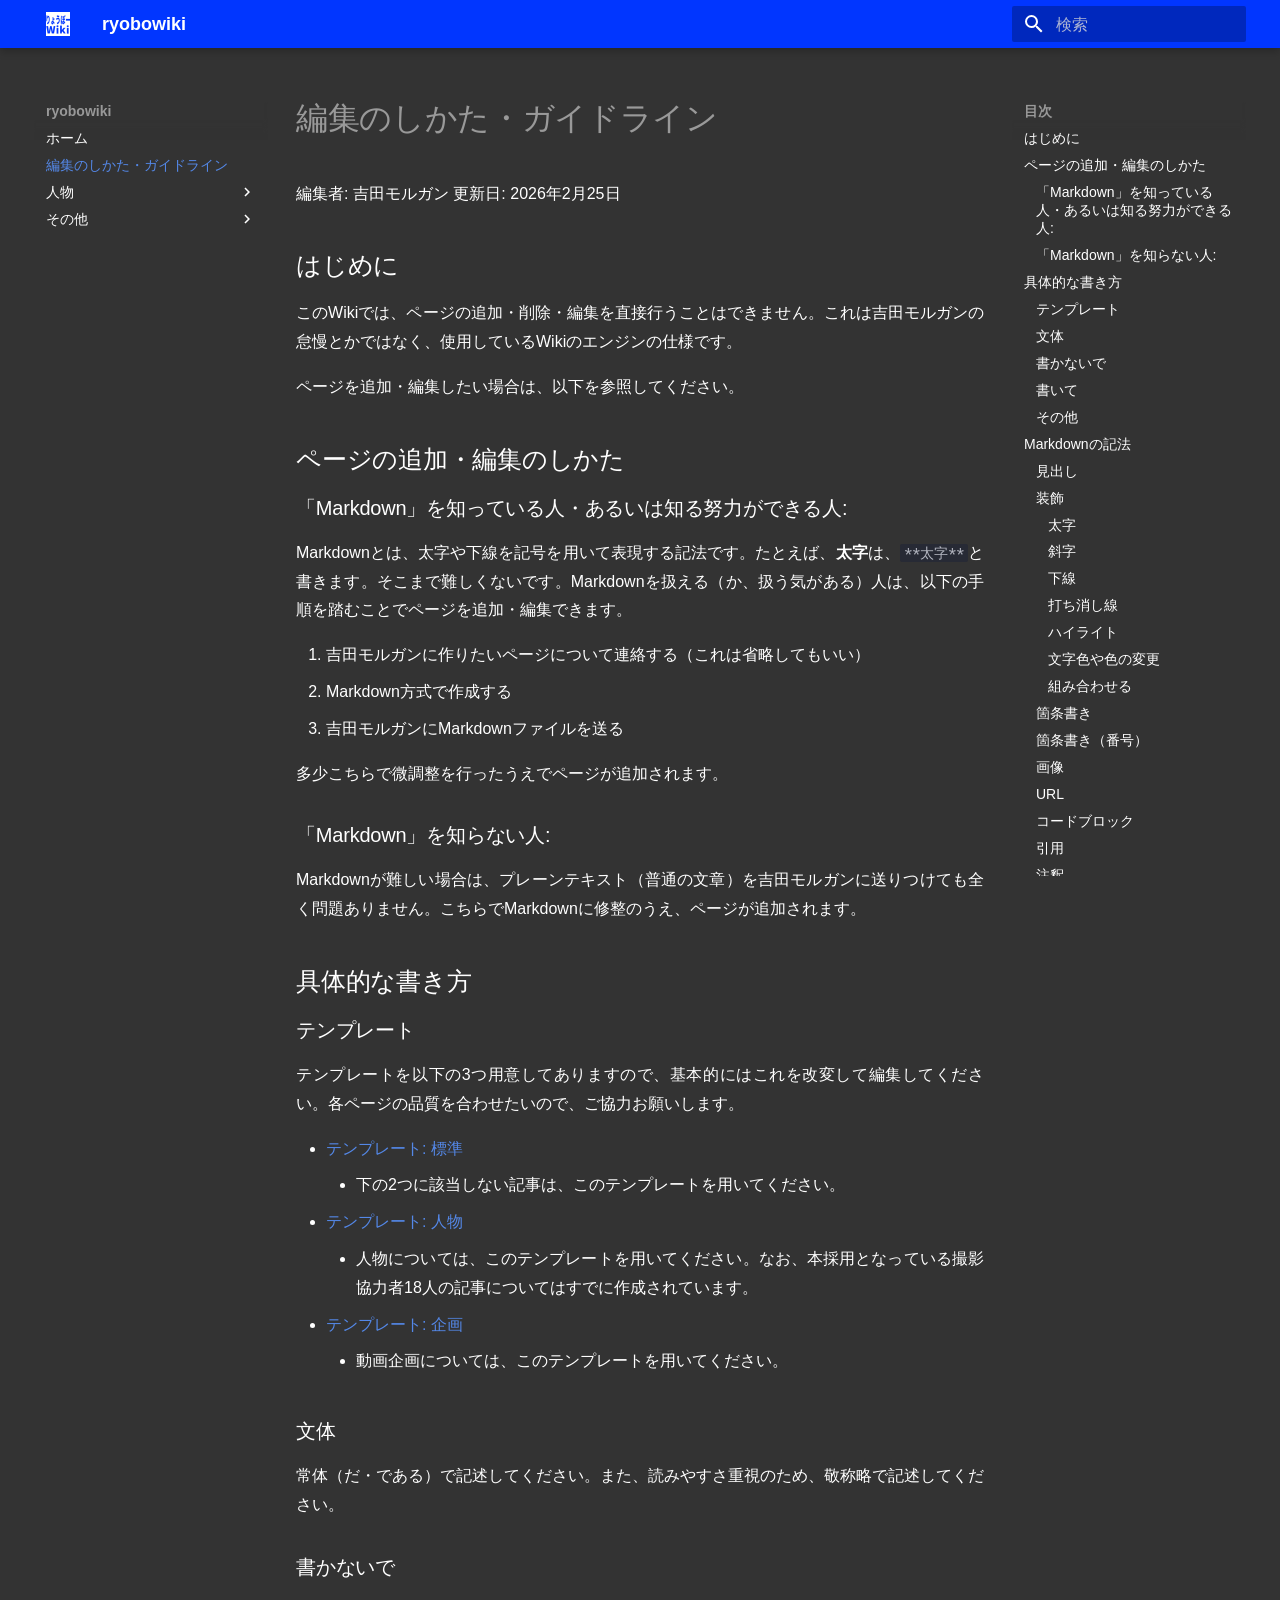
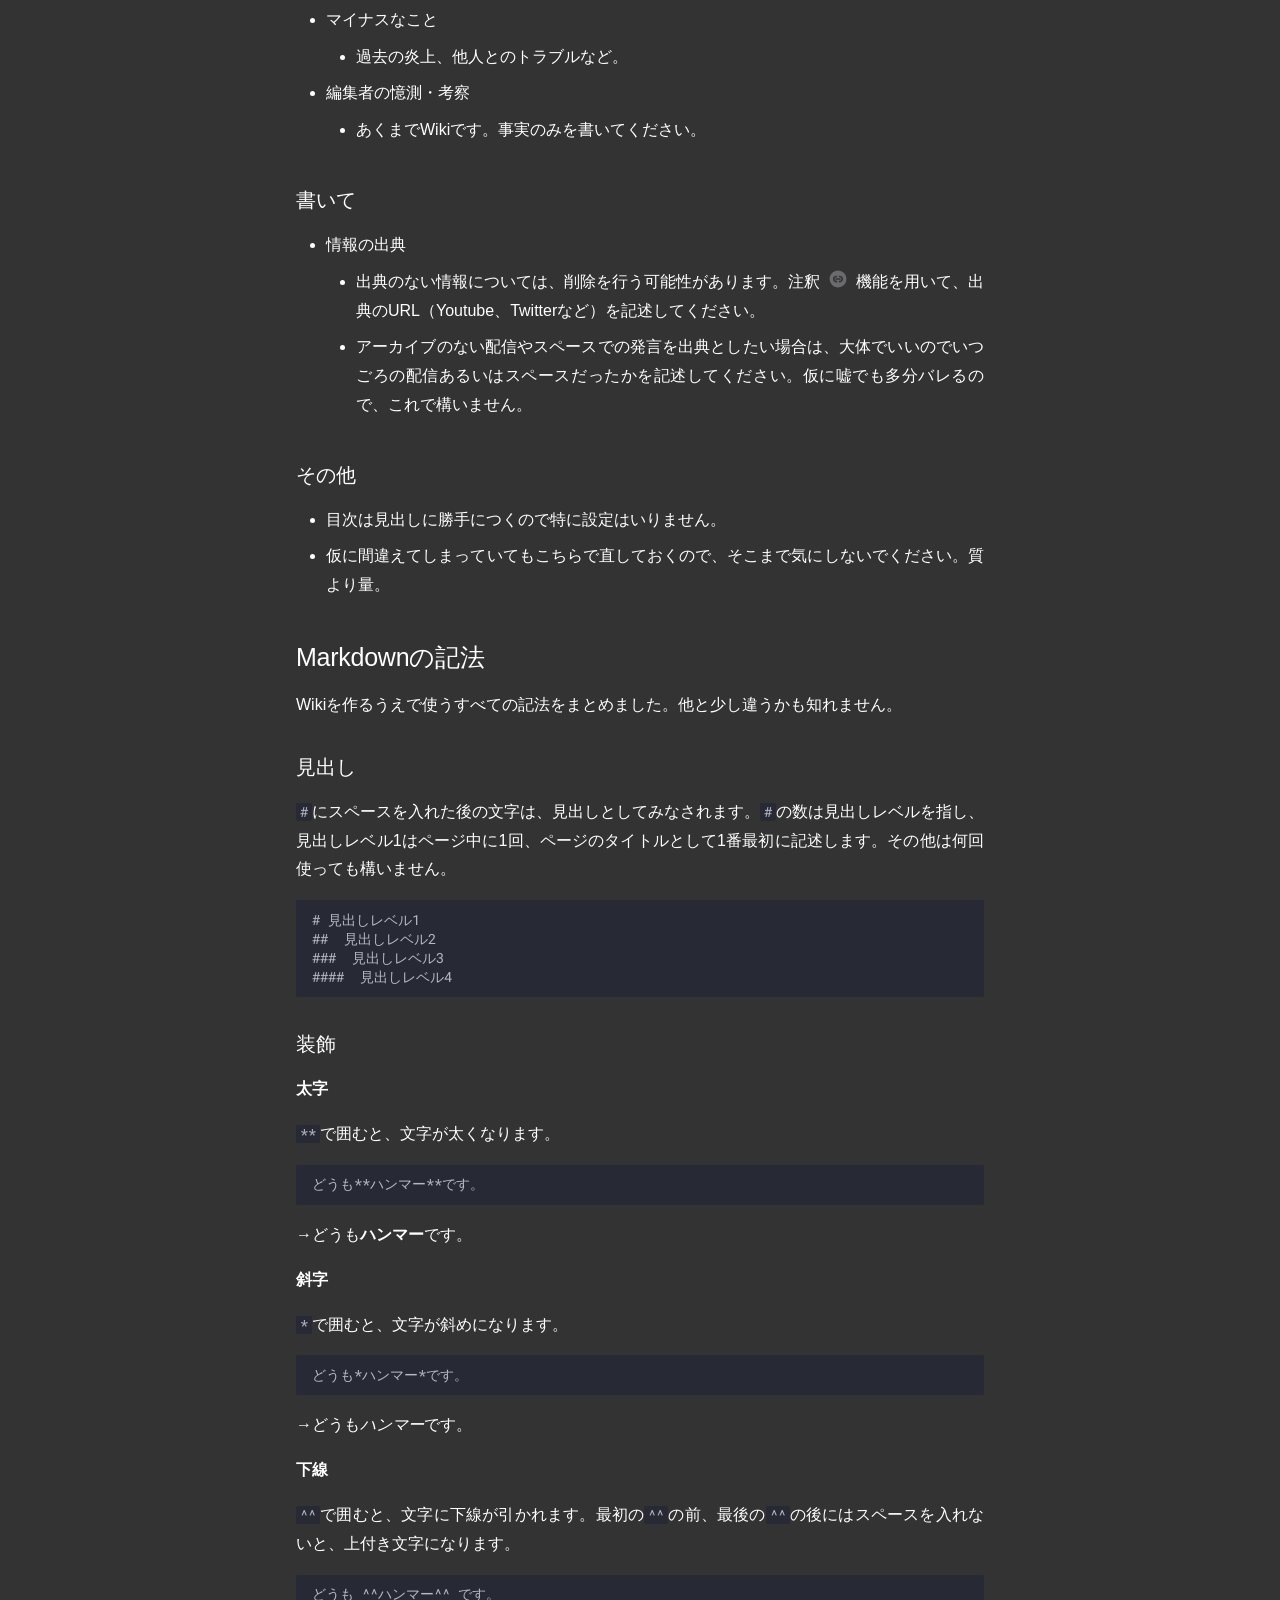
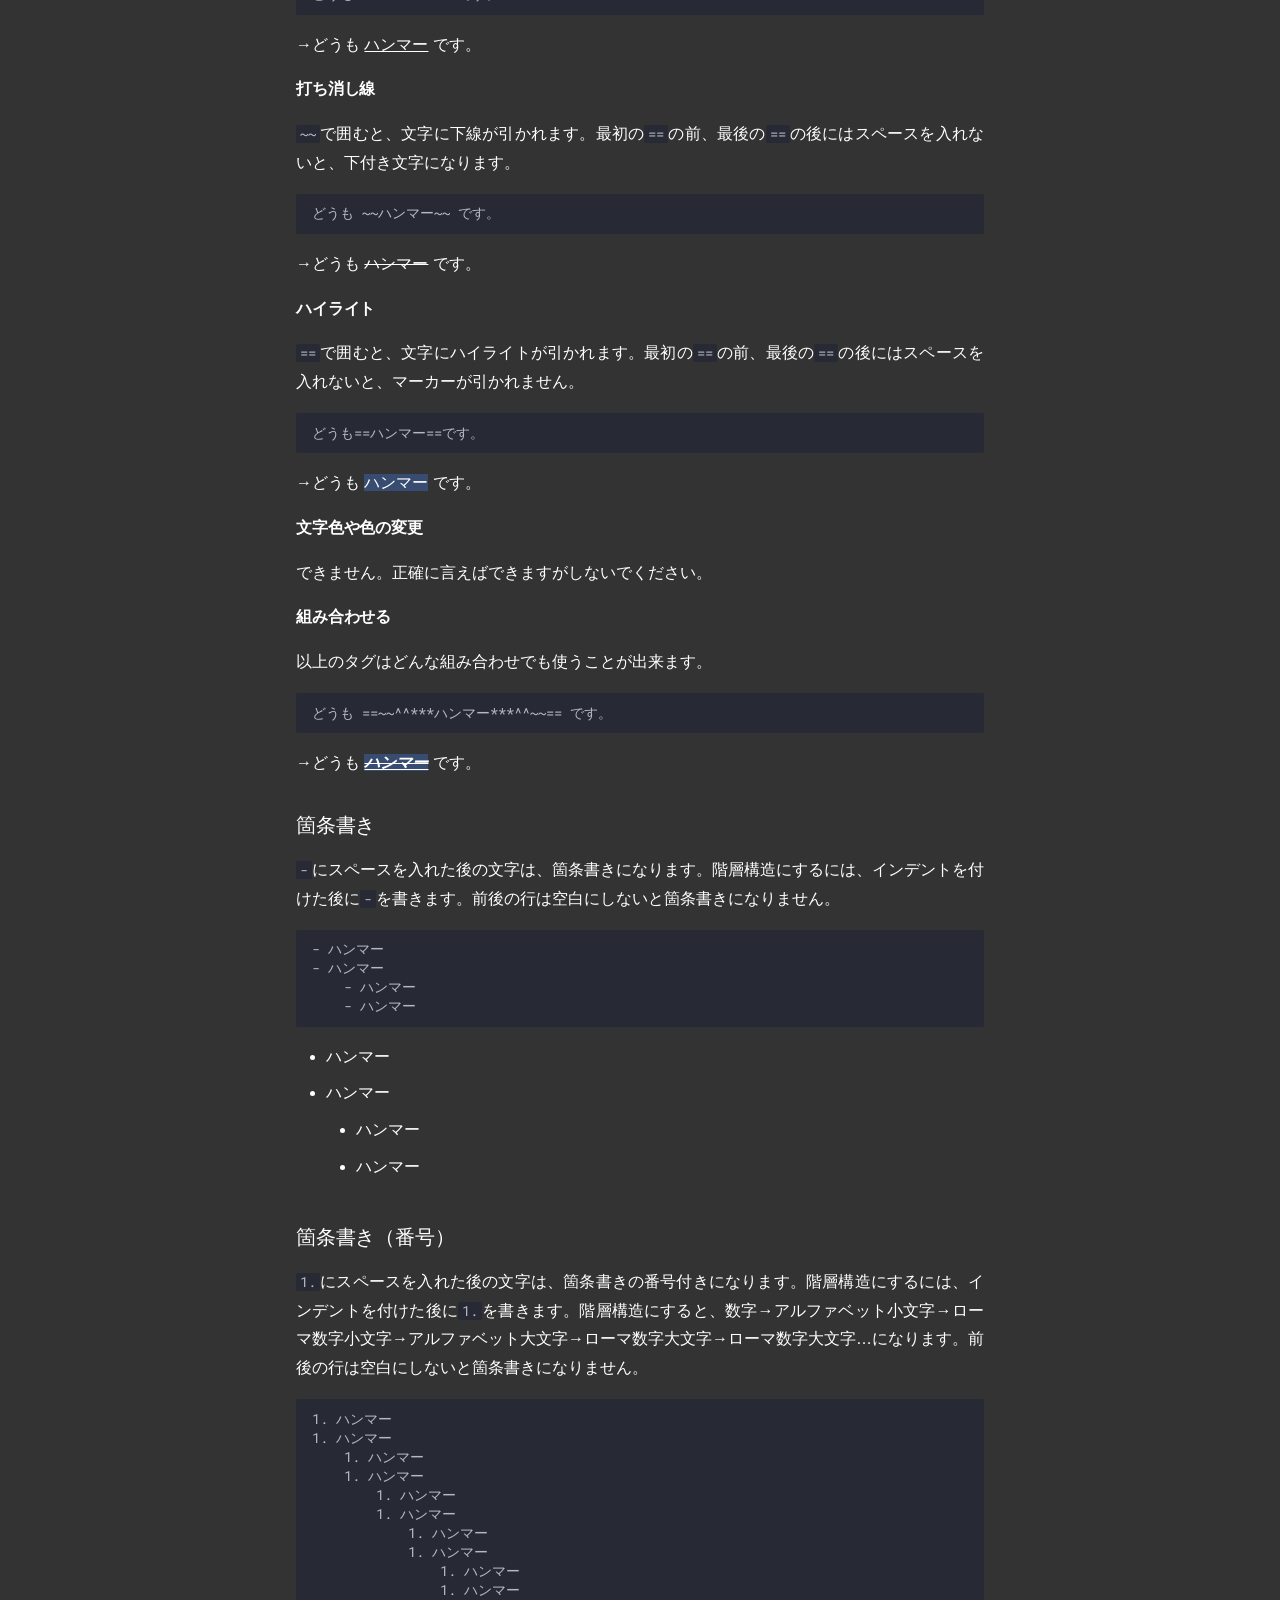
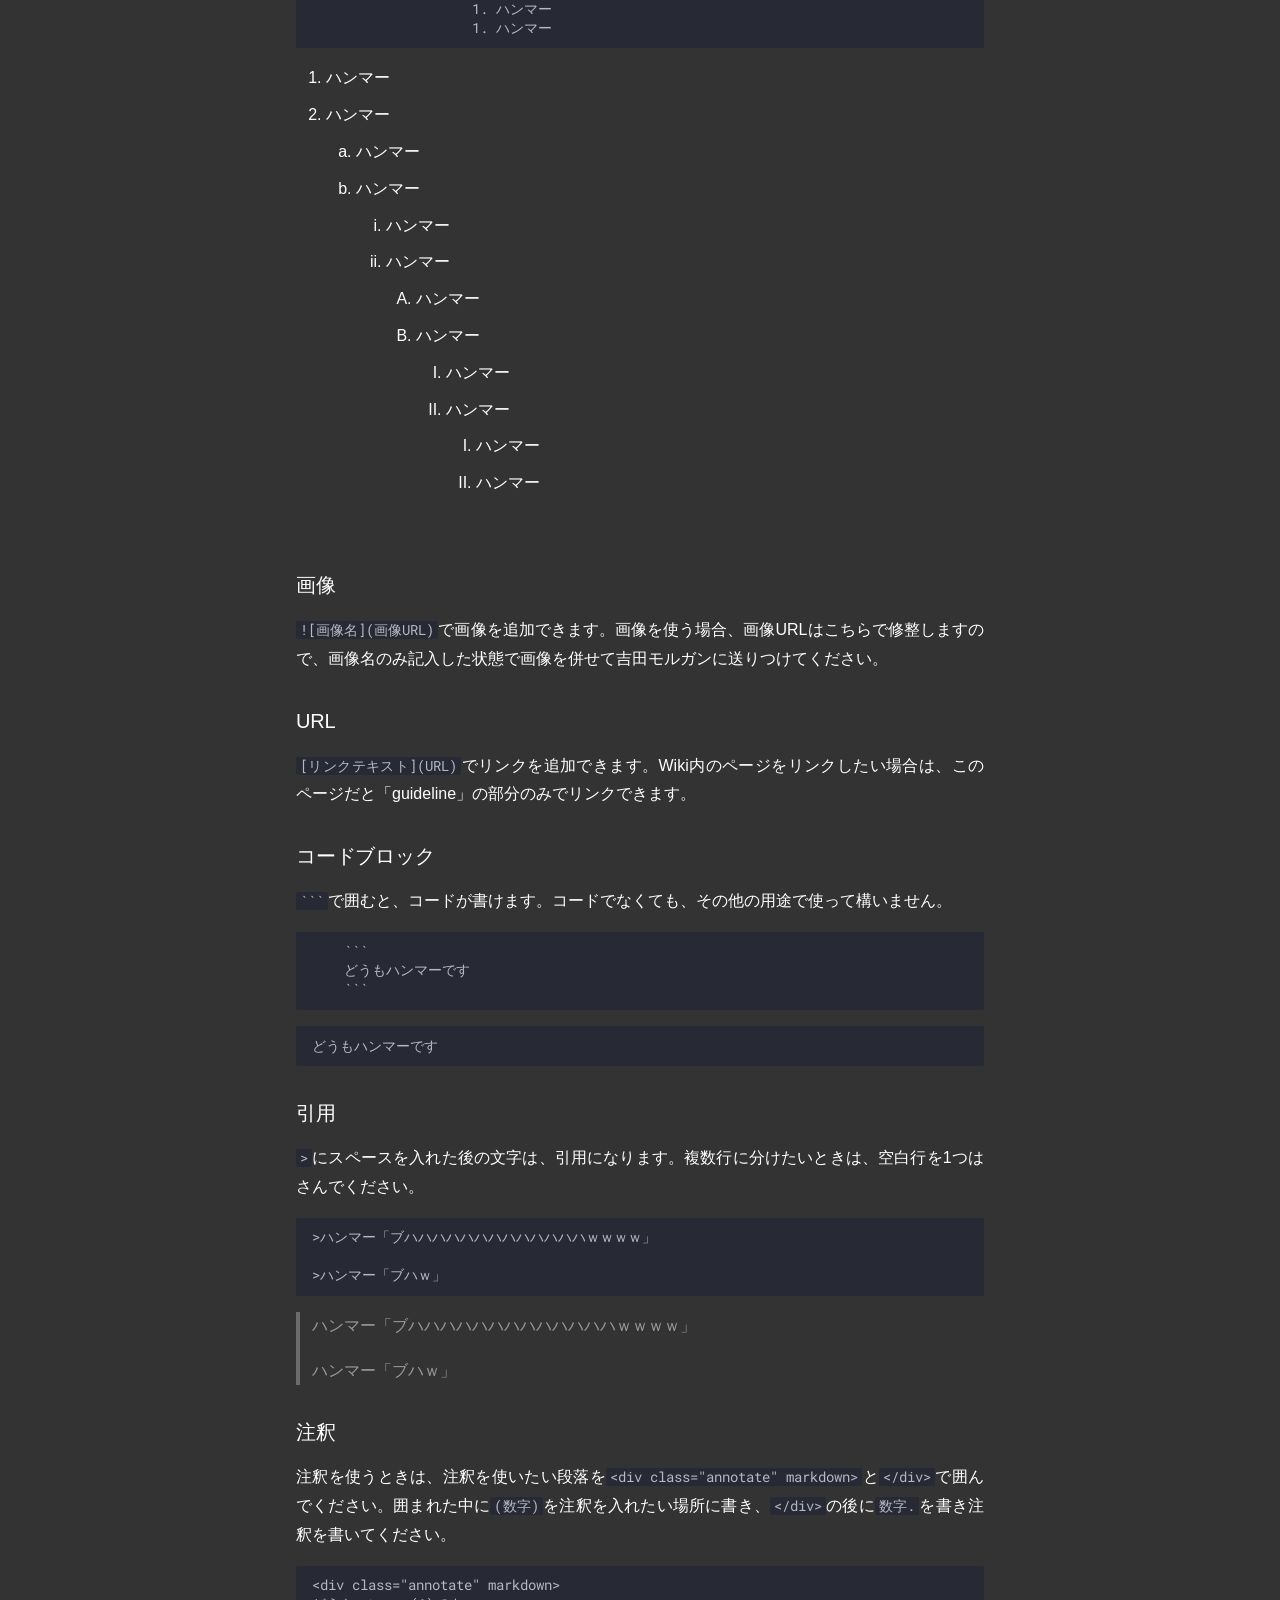
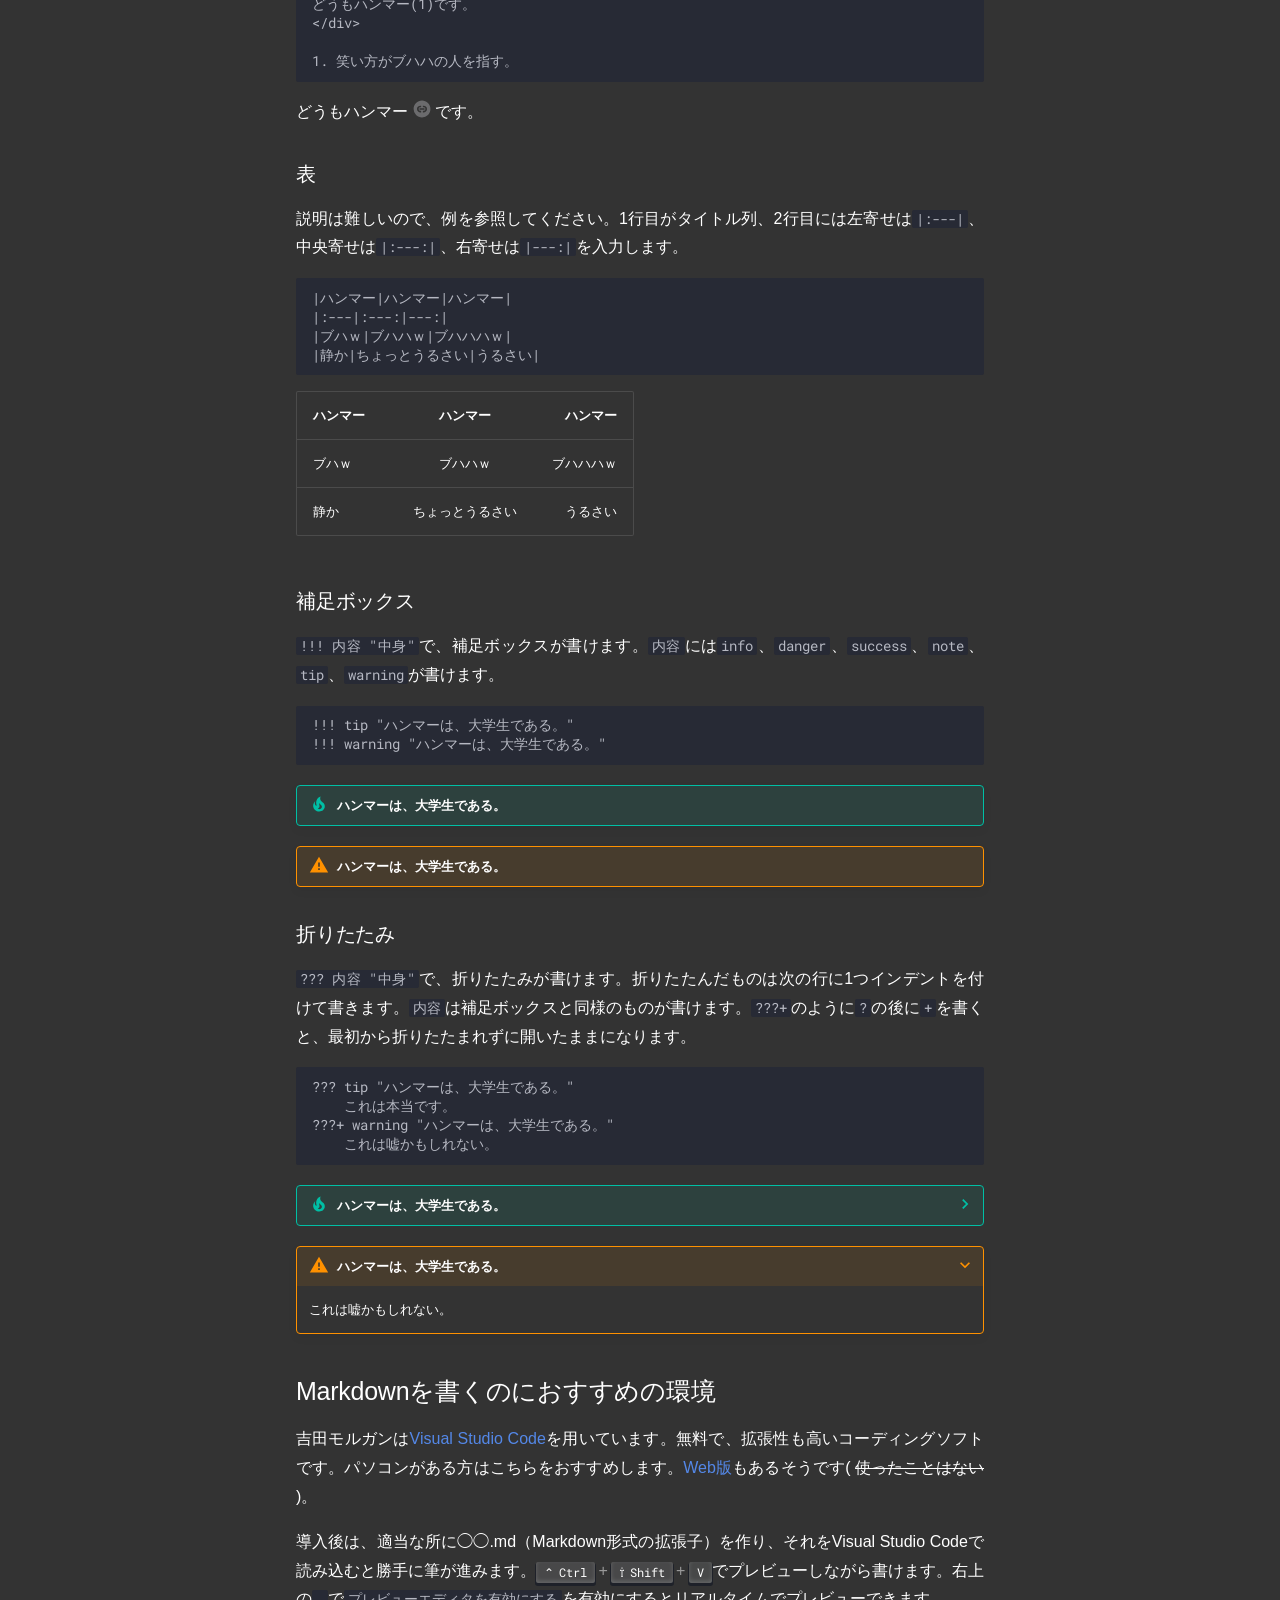
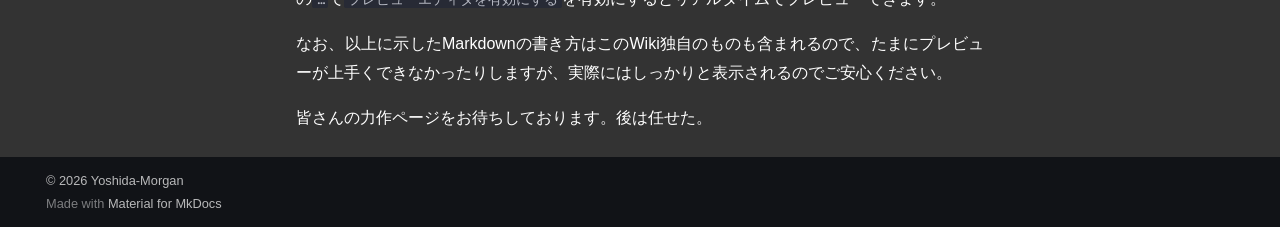
<file: other/guideline/index.html>
<!doctype html>
<html lang="ja" class="no-js">
  <head>
    
      <meta charset="utf-8">
      <meta name="viewport" content="width=device-width,initial-scale=1">
      
      
        <meta name="author" content="yoshida morgan">
      
      
        <link rel="canonical" href="https://yoshida-morgan.github.io/ryobowiki/other/guideline/">
      
      
        <link rel="prev" href="../..">
      
      
        <link rel="next" href="../../person/ryobow/">
      
      
      <link rel="icon" href="../../assets/favicon.ico">
      <meta name="generator" content="mkdocs-1.6.1, mkdocs-material-9.6.17">
    
    
      
        <title>編集のしかた・ガイドライン - ryobowiki</title>
      
    
    
      <link rel="stylesheet" href="../../assets/stylesheets/main.7e37652d.min.css">
      
        
        <link rel="stylesheet" href="../../assets/stylesheets/palette.06af60db.min.css">
      
      

  
  
  
  
  <style>:root{--md-annotation-icon:url('data:image/svg+xml;charset=utf-8,%3Csvg%20xmlns%3D%22http%3A//www.w3.org/2000/svg%22%20viewBox%3D%220%200%2024%2024%22%3E%3Cpath%20d%3D%22M8.17%202.76A10.1%2010.1%200%200%201%2012%202c1.31%200%202.61.26%203.83.76%201.21.5%202.31%201.24%203.24%202.17s1.67%202.03%202.17%203.24c.5%201.22.76%202.52.76%203.83%200%202.65-1.05%205.2-2.93%207.07A9.97%209.97%200%200%201%2012%2022a10.1%2010.1%200%200%201-3.83-.76%2010%2010%200%200%201-3.24-2.17A9.97%209.97%200%200%201%202%2012c0-2.65%201.05-5.2%202.93-7.07.93-.93%202.03-1.67%203.24-2.17M10%2016h1v-2h-1c-.33%200-2-.1-2-2%200-1.83%201.54-2%202-2h1V8h-1c-1.61%200-4%201.07-4%204%200%202.94%202.39%204%204%204m3%200h1c1.61%200%204-1.06%204-4%200-2.93-2.39-4-4-4h-1v2h1c.33%200%202%20.1%202%202%200%201.83-1.54%202-2%202h-1zm-4-3h6v-2H9z%22/%3E%3C/svg%3E');}</style>


    
    
      
    
    
      
        
        
        <link rel="preconnect" href="https://fonts.gstatic.com" crossorigin>
        <link rel="stylesheet" href="https://fonts.googleapis.com/css?family=Roboto:300,300i,400,400i,700,700i%7CRoboto+Mono:400,400i,700,700i&display=fallback">
        <style>:root{--md-text-font:"Roboto";--md-code-font:"Roboto Mono"}</style>
      
    
    
      <link rel="stylesheet" href="../../stylesheets/extra.css">
    
    <script>__md_scope=new URL("../..",location),__md_hash=e=>[...e].reduce(((e,_)=>(e<<5)-e+_.charCodeAt(0)),0),__md_get=(e,_=localStorage,t=__md_scope)=>JSON.parse(_.getItem(t.pathname+"."+e)),__md_set=(e,_,t=localStorage,a=__md_scope)=>{try{t.setItem(a.pathname+"."+e,JSON.stringify(_))}catch(e){}}</script>
    
      

    
    
    
  </head>
  
  
    
    
    
    
    
    <body dir="ltr" data-md-color-scheme="slate" data-md-color-primary="indigo" data-md-color-accent="indigo">
  
    
    <input class="md-toggle" data-md-toggle="drawer" type="checkbox" id="__drawer" autocomplete="off">
    <input class="md-toggle" data-md-toggle="search" type="checkbox" id="__search" autocomplete="off">
    <label class="md-overlay" for="__drawer"></label>
    <div data-md-component="skip">
      
        
        <a href="#_1" class="md-skip">
          コンテンツにスキップ
        </a>
      
    </div>
    <div data-md-component="announce">
      
    </div>
    
    
      

  

<header class="md-header md-header--shadow" data-md-component="header">
  <nav class="md-header__inner md-grid" aria-label="ヘッダー">
    <a href="../.." title="ryobowiki" class="md-header__button md-logo" aria-label="ryobowiki" data-md-component="logo">
      
  <img src="../../assets/logo.png" alt="logo">

    </a>
    <label class="md-header__button md-icon" for="__drawer">
      
      <svg xmlns="http://www.w3.org/2000/svg" viewBox="0 0 24 24"><path d="M3 6h18v2H3zm0 5h18v2H3zm0 5h18v2H3z"/></svg>
    </label>
    <div class="md-header__title" data-md-component="header-title">
      <div class="md-header__ellipsis">
        <div class="md-header__topic">
          <span class="md-ellipsis">
            ryobowiki
          </span>
        </div>
        <div class="md-header__topic" data-md-component="header-topic">
          <span class="md-ellipsis">
            
              編集のしかた・ガイドライン
            
          </span>
        </div>
      </div>
    </div>
    
      
    
    
    
    
      
      
        <label class="md-header__button md-icon" for="__search">
          
          <svg xmlns="http://www.w3.org/2000/svg" viewBox="0 0 24 24"><path d="M9.5 3A6.5 6.5 0 0 1 16 9.5c0 1.61-.59 3.09-1.56 4.23l.27.27h.79l5 5-1.5 1.5-5-5v-.79l-.27-.27A6.52 6.52 0 0 1 9.5 16 6.5 6.5 0 0 1 3 9.5 6.5 6.5 0 0 1 9.5 3m0 2C7 5 5 7 5 9.5S7 14 9.5 14 14 12 14 9.5 12 5 9.5 5"/></svg>
        </label>
        <div class="md-search" data-md-component="search" role="dialog">
  <label class="md-search__overlay" for="__search"></label>
  <div class="md-search__inner" role="search">
    <form class="md-search__form" name="search">
      <input type="text" class="md-search__input" name="query" aria-label="検索" placeholder="検索" autocapitalize="off" autocorrect="off" autocomplete="off" spellcheck="false" data-md-component="search-query" required>
      <label class="md-search__icon md-icon" for="__search">
        
        <svg xmlns="http://www.w3.org/2000/svg" viewBox="0 0 24 24"><path d="M9.5 3A6.5 6.5 0 0 1 16 9.5c0 1.61-.59 3.09-1.56 4.23l.27.27h.79l5 5-1.5 1.5-5-5v-.79l-.27-.27A6.52 6.52 0 0 1 9.5 16 6.5 6.5 0 0 1 3 9.5 6.5 6.5 0 0 1 9.5 3m0 2C7 5 5 7 5 9.5S7 14 9.5 14 14 12 14 9.5 12 5 9.5 5"/></svg>
        
        <svg xmlns="http://www.w3.org/2000/svg" viewBox="0 0 24 24"><path d="M20 11v2H8l5.5 5.5-1.42 1.42L4.16 12l7.92-7.92L13.5 5.5 8 11z"/></svg>
      </label>
      <nav class="md-search__options" aria-label="検索">
        
        <button type="reset" class="md-search__icon md-icon" title="クリア" aria-label="クリア" tabindex="-1">
          
          <svg xmlns="http://www.w3.org/2000/svg" viewBox="0 0 24 24"><path d="M19 6.41 17.59 5 12 10.59 6.41 5 5 6.41 10.59 12 5 17.59 6.41 19 12 13.41 17.59 19 19 17.59 13.41 12z"/></svg>
        </button>
      </nav>
      
    </form>
    <div class="md-search__output">
      <div class="md-search__scrollwrap" tabindex="0" data-md-scrollfix>
        <div class="md-search-result" data-md-component="search-result">
          <div class="md-search-result__meta">
            検索を初期化
          </div>
          <ol class="md-search-result__list" role="presentation"></ol>
        </div>
      </div>
    </div>
  </div>
</div>
      
    
    
  </nav>
  
</header>
    
    <div class="md-container" data-md-component="container">
      
      
        
          
        
      
      <main class="md-main" data-md-component="main">
        <div class="md-main__inner md-grid">
          
            
              
              <div class="md-sidebar md-sidebar--primary" data-md-component="sidebar" data-md-type="navigation" >
                <div class="md-sidebar__scrollwrap">
                  <div class="md-sidebar__inner">
                    



<nav class="md-nav md-nav--primary" aria-label="ナビゲーション" data-md-level="0">
  <label class="md-nav__title" for="__drawer">
    <a href="../.." title="ryobowiki" class="md-nav__button md-logo" aria-label="ryobowiki" data-md-component="logo">
      
  <img src="../../assets/logo.png" alt="logo">

    </a>
    ryobowiki
  </label>
  
  <ul class="md-nav__list" data-md-scrollfix>
    
      
      
  
  
  
  
    <li class="md-nav__item">
      <a href="../.." class="md-nav__link">
        
  
  
  <span class="md-ellipsis">
    ホーム
    
  </span>
  

      </a>
    </li>
  

    
      
      
  
  
    
  
  
  
    <li class="md-nav__item md-nav__item--active">
      
      <input class="md-nav__toggle md-toggle" type="checkbox" id="__toc">
      
      
        
      
      
        <label class="md-nav__link md-nav__link--active" for="__toc">
          
  
  
  <span class="md-ellipsis">
    編集のしかた・ガイドライン
    
  </span>
  

          <span class="md-nav__icon md-icon"></span>
        </label>
      
      <a href="./" class="md-nav__link md-nav__link--active">
        
  
  
  <span class="md-ellipsis">
    編集のしかた・ガイドライン
    
  </span>
  

      </a>
      
        

<nav class="md-nav md-nav--secondary" aria-label="目次">
  
  
  
    
  
  
    <label class="md-nav__title" for="__toc">
      <span class="md-nav__icon md-icon"></span>
      目次
    </label>
    <ul class="md-nav__list" data-md-component="toc" data-md-scrollfix>
      
        <li class="md-nav__item">
  <a href="#_2" class="md-nav__link">
    <span class="md-ellipsis">
      はじめに
    </span>
  </a>
  
</li>
      
        <li class="md-nav__item">
  <a href="#_3" class="md-nav__link">
    <span class="md-ellipsis">
      ページの追加・編集のしかた
    </span>
  </a>
  
    <nav class="md-nav" aria-label="ページの追加・編集のしかた">
      <ul class="md-nav__list">
        
          <li class="md-nav__item">
  <a href="#markdown" class="md-nav__link">
    <span class="md-ellipsis">
      「Markdown」を知っている人・あるいは知る努力ができる人:
    </span>
  </a>
  
</li>
        
          <li class="md-nav__item">
  <a href="#markdown_1" class="md-nav__link">
    <span class="md-ellipsis">
      「Markdown」を知らない人:
    </span>
  </a>
  
</li>
        
      </ul>
    </nav>
  
</li>
      
        <li class="md-nav__item">
  <a href="#_4" class="md-nav__link">
    <span class="md-ellipsis">
      具体的な書き方
    </span>
  </a>
  
    <nav class="md-nav" aria-label="具体的な書き方">
      <ul class="md-nav__list">
        
          <li class="md-nav__item">
  <a href="#_5" class="md-nav__link">
    <span class="md-ellipsis">
      テンプレート
    </span>
  </a>
  
</li>
        
          <li class="md-nav__item">
  <a href="#_6" class="md-nav__link">
    <span class="md-ellipsis">
      文体
    </span>
  </a>
  
</li>
        
          <li class="md-nav__item">
  <a href="#_7" class="md-nav__link">
    <span class="md-ellipsis">
      書かないで
    </span>
  </a>
  
</li>
        
          <li class="md-nav__item">
  <a href="#_8" class="md-nav__link">
    <span class="md-ellipsis">
      書いて
    </span>
  </a>
  
</li>
        
          <li class="md-nav__item">
  <a href="#_9" class="md-nav__link">
    <span class="md-ellipsis">
      その他
    </span>
  </a>
  
</li>
        
      </ul>
    </nav>
  
</li>
      
        <li class="md-nav__item">
  <a href="#markdown_2" class="md-nav__link">
    <span class="md-ellipsis">
      Markdownの記法
    </span>
  </a>
  
    <nav class="md-nav" aria-label="Markdownの記法">
      <ul class="md-nav__list">
        
          <li class="md-nav__item">
  <a href="#_10" class="md-nav__link">
    <span class="md-ellipsis">
      見出し
    </span>
  </a>
  
</li>
        
          <li class="md-nav__item">
  <a href="#_11" class="md-nav__link">
    <span class="md-ellipsis">
      装飾
    </span>
  </a>
  
    <nav class="md-nav" aria-label="装飾">
      <ul class="md-nav__list">
        
          <li class="md-nav__item">
  <a href="#_12" class="md-nav__link">
    <span class="md-ellipsis">
      太字
    </span>
  </a>
  
</li>
        
          <li class="md-nav__item">
  <a href="#_13" class="md-nav__link">
    <span class="md-ellipsis">
      斜字
    </span>
  </a>
  
</li>
        
          <li class="md-nav__item">
  <a href="#_14" class="md-nav__link">
    <span class="md-ellipsis">
      下線
    </span>
  </a>
  
</li>
        
          <li class="md-nav__item">
  <a href="#_15" class="md-nav__link">
    <span class="md-ellipsis">
      打ち消し線
    </span>
  </a>
  
</li>
        
          <li class="md-nav__item">
  <a href="#_16" class="md-nav__link">
    <span class="md-ellipsis">
      ハイライト
    </span>
  </a>
  
</li>
        
          <li class="md-nav__item">
  <a href="#_17" class="md-nav__link">
    <span class="md-ellipsis">
      文字色や色の変更
    </span>
  </a>
  
</li>
        
          <li class="md-nav__item">
  <a href="#_18" class="md-nav__link">
    <span class="md-ellipsis">
      組み合わせる
    </span>
  </a>
  
</li>
        
      </ul>
    </nav>
  
</li>
        
          <li class="md-nav__item">
  <a href="#_19" class="md-nav__link">
    <span class="md-ellipsis">
      箇条書き
    </span>
  </a>
  
</li>
        
          <li class="md-nav__item">
  <a href="#_20" class="md-nav__link">
    <span class="md-ellipsis">
      箇条書き（番号）
    </span>
  </a>
  
</li>
        
          <li class="md-nav__item">
  <a href="#_21" class="md-nav__link">
    <span class="md-ellipsis">
      画像
    </span>
  </a>
  
</li>
        
          <li class="md-nav__item">
  <a href="#url" class="md-nav__link">
    <span class="md-ellipsis">
      URL
    </span>
  </a>
  
</li>
        
          <li class="md-nav__item">
  <a href="#_22" class="md-nav__link">
    <span class="md-ellipsis">
      コードブロック
    </span>
  </a>
  
</li>
        
          <li class="md-nav__item">
  <a href="#_23" class="md-nav__link">
    <span class="md-ellipsis">
      引用
    </span>
  </a>
  
</li>
        
          <li class="md-nav__item">
  <a href="#_24" class="md-nav__link">
    <span class="md-ellipsis">
      注釈
    </span>
  </a>
  
</li>
        
          <li class="md-nav__item">
  <a href="#_25" class="md-nav__link">
    <span class="md-ellipsis">
      表
    </span>
  </a>
  
</li>
        
          <li class="md-nav__item">
  <a href="#_26" class="md-nav__link">
    <span class="md-ellipsis">
      補足ボックス
    </span>
  </a>
  
</li>
        
          <li class="md-nav__item">
  <a href="#_27" class="md-nav__link">
    <span class="md-ellipsis">
      折りたたみ
    </span>
  </a>
  
</li>
        
      </ul>
    </nav>
  
</li>
      
        <li class="md-nav__item">
  <a href="#markdown_3" class="md-nav__link">
    <span class="md-ellipsis">
      Markdownを書くのにおすすめの環境
    </span>
  </a>
  
</li>
      
    </ul>
  
</nav>
      
    </li>
  

    
      
      
  
  
  
  
    
    
    
    
    
    <li class="md-nav__item md-nav__item--nested">
      
        
        
        <input class="md-nav__toggle md-toggle " type="checkbox" id="__nav_3" >
        
          
          <label class="md-nav__link" for="__nav_3" id="__nav_3_label" tabindex="0">
            
  
  
  <span class="md-ellipsis">
    人物
    
  </span>
  

            <span class="md-nav__icon md-icon"></span>
          </label>
        
        <nav class="md-nav" data-md-level="1" aria-labelledby="__nav_3_label" aria-expanded="false">
          <label class="md-nav__title" for="__nav_3">
            <span class="md-nav__icon md-icon"></span>
            人物
          </label>
          <ul class="md-nav__list" data-md-scrollfix>
            
              
                
  
  
  
  
    <li class="md-nav__item">
      <a href="../../person/ryobow/" class="md-nav__link">
        
  
  
  <span class="md-ellipsis">
    りょうぼー
    
  </span>
  

      </a>
    </li>
  

              
            
          </ul>
        </nav>
      
    </li>
  

    
      
      
  
  
  
  
    
    
    
    
    
    <li class="md-nav__item md-nav__item--nested">
      
        
        
        <input class="md-nav__toggle md-toggle " type="checkbox" id="__nav_4" >
        
          
          <label class="md-nav__link" for="__nav_4" id="__nav_4_label" tabindex="0">
            
  
  
  <span class="md-ellipsis">
    その他
    
  </span>
  

            <span class="md-nav__icon md-icon"></span>
          </label>
        
        <nav class="md-nav" data-md-level="1" aria-labelledby="__nav_4_label" aria-expanded="false">
          <label class="md-nav__title" for="__nav_4">
            <span class="md-nav__icon md-icon"></span>
            その他
          </label>
          <ul class="md-nav__list" data-md-scrollfix>
            
              
                
  
  
  
  
    <li class="md-nav__item">
      <a href="../fanart/" class="md-nav__link">
        
  
  
  <span class="md-ellipsis">
    りょうぼーさん及び各撮影班のファンアートなど書く際に守ること
    
  </span>
  

      </a>
    </li>
  

              
            
          </ul>
        </nav>
      
    </li>
  

    
  </ul>
</nav>
                  </div>
                </div>
              </div>
            
            
              
              <div class="md-sidebar md-sidebar--secondary" data-md-component="sidebar" data-md-type="toc" >
                <div class="md-sidebar__scrollwrap">
                  <div class="md-sidebar__inner">
                    

<nav class="md-nav md-nav--secondary" aria-label="目次">
  
  
  
    
  
  
    <label class="md-nav__title" for="__toc">
      <span class="md-nav__icon md-icon"></span>
      目次
    </label>
    <ul class="md-nav__list" data-md-component="toc" data-md-scrollfix>
      
        <li class="md-nav__item">
  <a href="#_2" class="md-nav__link">
    <span class="md-ellipsis">
      はじめに
    </span>
  </a>
  
</li>
      
        <li class="md-nav__item">
  <a href="#_3" class="md-nav__link">
    <span class="md-ellipsis">
      ページの追加・編集のしかた
    </span>
  </a>
  
    <nav class="md-nav" aria-label="ページの追加・編集のしかた">
      <ul class="md-nav__list">
        
          <li class="md-nav__item">
  <a href="#markdown" class="md-nav__link">
    <span class="md-ellipsis">
      「Markdown」を知っている人・あるいは知る努力ができる人:
    </span>
  </a>
  
</li>
        
          <li class="md-nav__item">
  <a href="#markdown_1" class="md-nav__link">
    <span class="md-ellipsis">
      「Markdown」を知らない人:
    </span>
  </a>
  
</li>
        
      </ul>
    </nav>
  
</li>
      
        <li class="md-nav__item">
  <a href="#_4" class="md-nav__link">
    <span class="md-ellipsis">
      具体的な書き方
    </span>
  </a>
  
    <nav class="md-nav" aria-label="具体的な書き方">
      <ul class="md-nav__list">
        
          <li class="md-nav__item">
  <a href="#_5" class="md-nav__link">
    <span class="md-ellipsis">
      テンプレート
    </span>
  </a>
  
</li>
        
          <li class="md-nav__item">
  <a href="#_6" class="md-nav__link">
    <span class="md-ellipsis">
      文体
    </span>
  </a>
  
</li>
        
          <li class="md-nav__item">
  <a href="#_7" class="md-nav__link">
    <span class="md-ellipsis">
      書かないで
    </span>
  </a>
  
</li>
        
          <li class="md-nav__item">
  <a href="#_8" class="md-nav__link">
    <span class="md-ellipsis">
      書いて
    </span>
  </a>
  
</li>
        
          <li class="md-nav__item">
  <a href="#_9" class="md-nav__link">
    <span class="md-ellipsis">
      その他
    </span>
  </a>
  
</li>
        
      </ul>
    </nav>
  
</li>
      
        <li class="md-nav__item">
  <a href="#markdown_2" class="md-nav__link">
    <span class="md-ellipsis">
      Markdownの記法
    </span>
  </a>
  
    <nav class="md-nav" aria-label="Markdownの記法">
      <ul class="md-nav__list">
        
          <li class="md-nav__item">
  <a href="#_10" class="md-nav__link">
    <span class="md-ellipsis">
      見出し
    </span>
  </a>
  
</li>
        
          <li class="md-nav__item">
  <a href="#_11" class="md-nav__link">
    <span class="md-ellipsis">
      装飾
    </span>
  </a>
  
    <nav class="md-nav" aria-label="装飾">
      <ul class="md-nav__list">
        
          <li class="md-nav__item">
  <a href="#_12" class="md-nav__link">
    <span class="md-ellipsis">
      太字
    </span>
  </a>
  
</li>
        
          <li class="md-nav__item">
  <a href="#_13" class="md-nav__link">
    <span class="md-ellipsis">
      斜字
    </span>
  </a>
  
</li>
        
          <li class="md-nav__item">
  <a href="#_14" class="md-nav__link">
    <span class="md-ellipsis">
      下線
    </span>
  </a>
  
</li>
        
          <li class="md-nav__item">
  <a href="#_15" class="md-nav__link">
    <span class="md-ellipsis">
      打ち消し線
    </span>
  </a>
  
</li>
        
          <li class="md-nav__item">
  <a href="#_16" class="md-nav__link">
    <span class="md-ellipsis">
      ハイライト
    </span>
  </a>
  
</li>
        
          <li class="md-nav__item">
  <a href="#_17" class="md-nav__link">
    <span class="md-ellipsis">
      文字色や色の変更
    </span>
  </a>
  
</li>
        
          <li class="md-nav__item">
  <a href="#_18" class="md-nav__link">
    <span class="md-ellipsis">
      組み合わせる
    </span>
  </a>
  
</li>
        
      </ul>
    </nav>
  
</li>
        
          <li class="md-nav__item">
  <a href="#_19" class="md-nav__link">
    <span class="md-ellipsis">
      箇条書き
    </span>
  </a>
  
</li>
        
          <li class="md-nav__item">
  <a href="#_20" class="md-nav__link">
    <span class="md-ellipsis">
      箇条書き（番号）
    </span>
  </a>
  
</li>
        
          <li class="md-nav__item">
  <a href="#_21" class="md-nav__link">
    <span class="md-ellipsis">
      画像
    </span>
  </a>
  
</li>
        
          <li class="md-nav__item">
  <a href="#url" class="md-nav__link">
    <span class="md-ellipsis">
      URL
    </span>
  </a>
  
</li>
        
          <li class="md-nav__item">
  <a href="#_22" class="md-nav__link">
    <span class="md-ellipsis">
      コードブロック
    </span>
  </a>
  
</li>
        
          <li class="md-nav__item">
  <a href="#_23" class="md-nav__link">
    <span class="md-ellipsis">
      引用
    </span>
  </a>
  
</li>
        
          <li class="md-nav__item">
  <a href="#_24" class="md-nav__link">
    <span class="md-ellipsis">
      注釈
    </span>
  </a>
  
</li>
        
          <li class="md-nav__item">
  <a href="#_25" class="md-nav__link">
    <span class="md-ellipsis">
      表
    </span>
  </a>
  
</li>
        
          <li class="md-nav__item">
  <a href="#_26" class="md-nav__link">
    <span class="md-ellipsis">
      補足ボックス
    </span>
  </a>
  
</li>
        
          <li class="md-nav__item">
  <a href="#_27" class="md-nav__link">
    <span class="md-ellipsis">
      折りたたみ
    </span>
  </a>
  
</li>
        
      </ul>
    </nav>
  
</li>
      
        <li class="md-nav__item">
  <a href="#markdown_3" class="md-nav__link">
    <span class="md-ellipsis">
      Markdownを書くのにおすすめの環境
    </span>
  </a>
  
</li>
      
    </ul>
  
</nav>
                  </div>
                </div>
              </div>
            
          
          
            <div class="md-content" data-md-component="content">
              <article class="md-content__inner md-typeset">
                
                  



<h1 id="_1">編集のしかた・ガイドライン</h1>
<p>編集者: 吉田モルガン
更新日: 2026年2月25日</p>
<h2 id="_2">はじめに</h2>
<p>このWikiでは、ページの追加・削除・編集を直接行うことはできません。これは吉田モルガンの怠慢とかではなく、使用しているWikiのエンジンの仕様です。</p>
<p>ページを追加・編集したい場合は、以下を参照してください。</p>
<h2 id="_3">ページの追加・編集のしかた</h2>
<h3 id="markdown">「Markdown」を知っている人・あるいは知る努力ができる人:</h3>
<p>Markdownとは、太字や下線を記号を用いて表現する記法です。たとえば、<strong>太字</strong>は、<code>**太字**</code>と書きます。そこまで難しくないです。Markdownを扱える（か、扱う気がある）人は、以下の手順を踏むことでページを追加・編集できます。</p>
<ol>
<li>吉田モルガンに作りたいページについて連絡する（これは省略してもいい）</li>
<li>Markdown方式で作成する</li>
<li>吉田モルガンにMarkdownファイルを送る</li>
</ol>
<p>多少こちらで微調整を行ったうえでページが追加されます。</p>
<h3 id="markdown_1">「Markdown」を知らない人:</h3>
<p>Markdownが難しい場合は、プレーンテキスト（普通の文章）を吉田モルガンに送りつけても全く問題ありません。こちらでMarkdownに修整のうえ、ページが追加されます。</p>
<h2 id="_4">具体的な書き方</h2>
<h3 id="_5">テンプレート</h3>
<p>テンプレートを以下の3つ用意してありますので、基本的にはこれを改変して編集してください。各ページの品質を合わせたいので、ご協力お願いします。</p>
<ul>
<li><a href="../../files/template.txt" download>テンプレート: 標準</a><ul>
<li>下の2つに該当しない記事は、このテンプレートを用いてください。</li>
</ul>
</li>
<li><a href="../../files/template-person.md" download>テンプレート: 人物</a><ul>
<li>人物については、このテンプレートを用いてください。なお、本採用となっている撮影協力者18人の記事についてはすでに作成されています。</li>
</ul>
</li>
<li><a href="../../files/template-video.md" download>テンプレート: 企画</a><ul>
<li>動画企画については、このテンプレートを用いてください。</li>
</ul>
</li>
</ul>
<h3 id="_6">文体</h3>
<p>常体（だ・である）で記述してください。また、読みやすさ重視のため、敬称略で記述してください。</p>
<h3 id="_7">書かないで</h3>
<ul>
<li>
<p>マイナスなこと</p>
<ul>
<li>過去の炎上、他人とのトラブルなど。</li>
</ul>
</li>
<li>
<p>編集者の憶測・考察</p>
<ul>
<li>あくまでWikiです。事実のみを書いてください。</li>
</ul>
</li>
</ul>
<h3 id="_8">書いて</h3>
<div class="annotate">
<ul>
<li>情報の出典<ul>
<li>出典のない情報については、削除を行う可能性があります。注釈 (1) 機能を用いて、出典のURL（Youtube、Twitterなど）を記述してください。</li>
<li>アーカイブのない配信やスペースでの発言を出典としたい場合は、大体でいいのでいつごろの配信あるいはスペースだったかを記述してください。仮に嘘でも多分バレるので、これで構いません。</li>
</ul>
</li>
</ul>
</div>
<ol>
<li><a href="./#_7">これのこと</a></li>
</ol>
<h3 id="_9">その他</h3>
<ul>
<li>目次は見出しに勝手につくので特に設定はいりません。</li>
<li>仮に間違えてしまっていてもこちらで直しておくので、そこまで気にしないでください。質より量。</li>
</ul>
<h2 id="markdown_2">Markdownの記法</h2>
<p>Wikiを作るうえで使うすべての記法をまとめました。他と少し違うかも知れません。</p>
<h3 id="_10">見出し</h3>
<p><code>#</code>にスペースを入れた後の文字は、見出しとしてみなされます。<code>#</code>の数は見出しレベルを指し、見出しレベル1はページ中に1回、ページのタイトルとして1番最初に記述します。その他は何回使っても構いません。
<div class="highlight"><pre><span></span><code># 見出しレベル1
##  見出しレベル2
###  見出しレベル3
####  見出しレベル4
</code></pre></div></p>
<h3 id="_11">装飾</h3>
<h4 id="_12">太字</h4>
<p><code>**</code>で囲むと、文字が太くなります。
<div class="highlight"><pre><span></span><code>どうも**ハンマー**です。
</code></pre></div>
→どうも<strong>ハンマー</strong>です。</p>
<h4 id="_13">斜字</h4>
<p><code>*</code>で囲むと、文字が斜めになります。
<div class="highlight"><pre><span></span><code>どうも*ハンマー*です。
</code></pre></div>
→どうも<em>ハンマー</em>です。</p>
<h4 id="_14">下線</h4>
<p><code>^^</code>で囲むと、文字に下線が引かれます。最初の<code>^^</code>の前、最後の<code>^^</code>の後にはスペースを入れないと、上付き文字になります。
<div class="highlight"><pre><span></span><code>どうも ^^ハンマー^^ です。
</code></pre></div>
→どうも <ins>ハンマー</ins> です。</p>
<h4 id="_15">打ち消し線</h4>
<p><code>~~</code>で囲むと、文字に下線が引かれます。最初の<code>==</code>の前、最後の<code>==</code>の後にはスペースを入れないと、下付き文字になります。
<div class="highlight"><pre><span></span><code>どうも ~~ハンマー~~ です。
</code></pre></div>
→どうも <del>ハンマー</del> です。</p>
<h4 id="_16">ハイライト</h4>
<p><code>==</code>で囲むと、文字にハイライトが引かれます。最初の<code>==</code>の前、最後の<code>==</code>の後にはスペースを入れないと、マーカーが引かれません。
<div class="highlight"><pre><span></span><code>どうも==ハンマー==です。
</code></pre></div>
→どうも <mark>ハンマー</mark> です。</p>
<h4 id="_17">文字色や色の変更</h4>
<p>できません。正確に言えばできますがしないでください。</p>
<h4 id="_18">組み合わせる</h4>
<p>以上のタグはどんな組み合わせでも使うことが出来ます。
<div class="highlight"><pre><span></span><code>どうも ==~~^^***ハンマー***^^~~== です。
</code></pre></div>
→どうも <mark><del><ins><strong><em>ハンマー</em></strong></ins></del></mark> です。</p>
<h3 id="_19">箇条書き</h3>
<p><code>-</code>にスペースを入れた後の文字は、箇条書きになります。階層構造にするには、インデントを付けた後に<code>-</code>を書きます。前後の行は空白にしないと箇条書きになりません。
<div class="highlight"><pre><span></span><code>- ハンマー
- ハンマー
    - ハンマー
    - ハンマー
</code></pre></div></p>
<ul>
<li>ハンマー</li>
<li>ハンマー<ul>
<li>ハンマー</li>
<li>ハンマー</li>
</ul>
</li>
</ul>
<h3 id="_20">箇条書き（番号）</h3>
<p><code>1.</code>にスペースを入れた後の文字は、箇条書きの番号付きになります。階層構造にするには、インデントを付けた後に<code>1.</code>を書きます。階層構造にすると、数字→アルファベット小文字→ローマ数字小文字→アルファベット大文字→ローマ数字大文字→ローマ数字大文字…になります。前後の行は空白にしないと箇条書きになりません。
<div class="highlight"><pre><span></span><code>1. ハンマー
1. ハンマー
    1. ハンマー
    1. ハンマー
        1. ハンマー
        1. ハンマー
            1. ハンマー
            1. ハンマー
                1. ハンマー
                1. ハンマー
                    1. ハンマー
                    1. ハンマー
</code></pre></div></p>
<ol>
<li>ハンマー</li>
<li>ハンマー<ol>
<li>ハンマー</li>
<li>ハンマー<ol>
<li>ハンマー</li>
<li>ハンマー<ol>
<li>ハンマー</li>
<li>ハンマー<ol>
<li>ハンマー</li>
<li>ハンマー<ol>
<li>ハンマー</li>
<li>ハンマー</li>
</ol>
</li>
</ol>
</li>
</ol>
</li>
</ol>
</li>
</ol>
</li>
</ol>
<h3 id="_21">画像</h3>
<p><code>![画像名](画像URL)</code>で画像を追加できます。画像を使う場合、画像URLはこちらで修整しますので、画像名のみ記入した状態で画像を併せて吉田モルガンに送りつけてください。</p>
<h3 id="url">URL</h3>
<p><code>[リンクテキスト](URL)</code>でリンクを追加できます。Wiki内のページをリンクしたい場合は、このページだと「guideline」の部分のみでリンクできます。</p>
<h3 id="_22">コードブロック</h3>
<p><code>```</code>で囲むと、コードが書けます。コードでなくても、その他の用途で使って構いません。
<div class="highlight"><pre><span></span><code>    ```
    どうもハンマーです
    ```
</code></pre></div>
<div class="highlight"><pre><span></span><code>どうもハンマーです
</code></pre></div></p>
<h3 id="_23">引用</h3>
<p><code>&gt;</code>にスペースを入れた後の文字は、引用になります。複数行に分けたいときは、空白行を1つはさんでください。
<div class="highlight"><pre><span></span><code>&gt;ハンマー「ブハハハハハハハハハハハハハｗｗｗｗ」

&gt;ハンマー「ブハｗ」
</code></pre></div></p>
<blockquote>
<p>ハンマー「ブハハハハハハハハハハハハハｗｗｗｗ」</p>
<p>ハンマー「ブハｗ」</p>
</blockquote>
<h3 id="_24">注釈</h3>
<p>注釈を使うときは、注釈を使いたい段落を<code>&lt;div class="annotate" markdown&gt;</code>と<code>&lt;/div&gt;</code>で囲んでください。囲まれた中に<code>(数字)</code>を注釈を入れたい場所に書き、<code>&lt;/div&gt;</code>の後に<code>数字.</code>を書き注釈を書いてください。
<div class="highlight"><pre><span></span><code>&lt;div class=&quot;annotate&quot; markdown&gt;
どうもハンマー(1)です。
&lt;/div&gt;

1. 笑い方がブハハの人を指す。
</code></pre></div></p>
<div class="annotate">
<p>どうもハンマー(1)です。</p>
</div>
<ol>
<li>笑い方がブハハの人を指す。</li>
</ol>
<h3 id="_25">表</h3>
<p>説明は難しいので、例を参照してください。1行目がタイトル列、2行目には左寄せは<code>|:---|</code>、中央寄せは<code>|:---:|</code>、右寄せは<code>|---:|</code>を入力します。
<div class="highlight"><pre><span></span><code>|ハンマー|ハンマー|ハンマー|
|:---|:---:|---:|
|ブハｗ|ブハハｗ|ブハハハｗ|
|静か|ちょっとうるさい|うるさい|
</code></pre></div></p>
<table>
<thead>
<tr>
<th style="text-align: left;">ハンマー</th>
<th style="text-align: center;">ハンマー</th>
<th style="text-align: right;">ハンマー</th>
</tr>
</thead>
<tbody>
<tr>
<td style="text-align: left;">ブハｗ</td>
<td style="text-align: center;">ブハハｗ</td>
<td style="text-align: right;">ブハハハｗ</td>
</tr>
<tr>
<td style="text-align: left;">静か</td>
<td style="text-align: center;">ちょっとうるさい</td>
<td style="text-align: right;">うるさい</td>
</tr>
</tbody>
</table>
<h3 id="_26">補足ボックス</h3>
<p><code>!!! 内容 "中身"</code>で、補足ボックスが書けます。<code>内容</code>には<code>info</code>、<code>danger</code>、<code>success</code>、<code>note</code>、<code>tip</code>、<code>warning</code>が書けます。
<div class="highlight"><pre><span></span><code>!!! tip &quot;ハンマーは、大学生である。&quot;
!!! warning &quot;ハンマーは、大学生である。&quot;
</code></pre></div></p>
<div class="admonition tip">
<p class="admonition-title">ハンマーは、大学生である。</p>
</div>
<div class="admonition warning">
<p class="admonition-title">ハンマーは、大学生である。</p>
</div>
<h3 id="_27">折りたたみ</h3>
<p><code>??? 内容 "中身"</code>で、折りたたみが書けます。折りたたんだものは次の行に1つインデントを付けて書きます。<code>内容</code>は補足ボックスと同様のものが書けます。<code>???+</code>のように<code>?</code>の後に<code>+</code>を書くと、最初から折りたたまれずに開いたままになります。
<div class="highlight"><pre><span></span><code>??? tip &quot;ハンマーは、大学生である。&quot;
    これは本当です。
???+ warning &quot;ハンマーは、大学生である。&quot;
    これは嘘かもしれない。
</code></pre></div></p>
<details class="tip">
<summary>ハンマーは、大学生である。</summary>
<p>これは本当です。</p>
</details>
<details class="warning" open="open">
<summary>ハンマーは、大学生である。</summary>
<p>これは嘘かもしれない。</p>
</details>
<h2 id="markdown_3">Markdownを書くのにおすすめの環境</h2>
<p>吉田モルガンは<a href="https://code.visualstudio.com/">Visual Studio Code</a>を用いています。無料で、拡張性も高いコーディングソフトです。パソコンがある方はこちらをおすすめします。<a href="https://vscode.dev/">Web版</a>もあるそうです( <del>使ったことはない</del> )。</p>
<p>導入後は、適当な所に◯◯.md（Markdown形式の拡張子）を作り、それをVisual Studio Codeで読み込むと勝手に筆が進みます。<span class="keys"><kbd class="key-control">Ctrl</kbd><span>+</span><kbd class="key-shift">Shift</kbd><span>+</span><kbd class="key-v">V</kbd></span>でプレビューしながら書けます。右上の<code>…</code>で<code>プレビューエディタを有効にする</code>を有効にするとリアルタイムでプレビューできます。</p>
<p>なお、以上に示したMarkdownの書き方はこのWiki独自のものも含まれるので、たまにプレビューが上手くできなかったりしますが、実際にはしっかりと表示されるのでご安心ください。</p>
<p>皆さんの力作ページをお待ちしております。後は任せた。</p>












                
              </article>
            </div>
          
          
<script>var target=document.getElementById(location.hash.slice(1));target&&target.name&&(target.checked=target.name.startsWith("__tabbed_"))</script>
        </div>
        
      </main>
      
        <footer class="md-footer">
  
  <div class="md-footer-meta md-typeset">
    <div class="md-footer-meta__inner md-grid">
      <div class="md-copyright">
  
    <div class="md-copyright__highlight">
      © 2026 Yoshida-Morgan
    </div>
  
  
    Made with
    <a href="https://squidfunk.github.io/mkdocs-material/" target="_blank" rel="noopener">
      Material for MkDocs
    </a>
  
</div>
      
    </div>
  </div>
</footer>
      
    </div>
    <div class="md-dialog" data-md-component="dialog">
      <div class="md-dialog__inner md-typeset"></div>
    </div>
    
    
    
      
      <script id="__config" type="application/json">{"base": "../..", "features": [], "search": "../../assets/javascripts/workers/search.973d3a69.min.js", "tags": null, "translations": {"clipboard.copied": "\u30b3\u30d4\u30fc\u3057\u307e\u3057\u305f", "clipboard.copy": "\u30af\u30ea\u30c3\u30d7\u30dc\u30fc\u30c9\u3078\u30b3\u30d4\u30fc", "search.result.more.one": "\u3053\u306e\u30da\u30fc\u30b8\u5185\u306b\u3082\u30461\u4ef6\u898b\u3064\u304b\u308a\u307e\u3057\u305f", "search.result.more.other": "\u3053\u306e\u30da\u30fc\u30b8\u5185\u306b\u3042\u3068#\u4ef6\u898b\u3064\u304b\u308a\u307e\u3057\u305f", "search.result.none": "\u4f55\u3082\u898b\u3064\u304b\u308a\u307e\u305b\u3093\u3067\u3057\u305f", "search.result.one": "1\u4ef6\u898b\u3064\u304b\u308a\u307e\u3057\u305f", "search.result.other": "#\u4ef6\u898b\u3064\u304b\u308a\u307e\u3057\u305f", "search.result.placeholder": "\u691c\u7d22\u30ad\u30fc\u30ef\u30fc\u30c9\u3092\u5165\u529b\u3057\u3066\u304f\u3060\u3055\u3044", "search.result.term.missing": "\u691c\u7d22\u306b\u542b\u307e\u308c\u306a\u3044", "select.version": "\u30d0\u30fc\u30b8\u30e7\u30f3\u5207\u308a\u66ff\u3048"}, "version": null}</script>
    
    
      <script src="../../assets/javascripts/bundle.92b07e13.min.js"></script>
      
    
  </body>
</html>
</file>
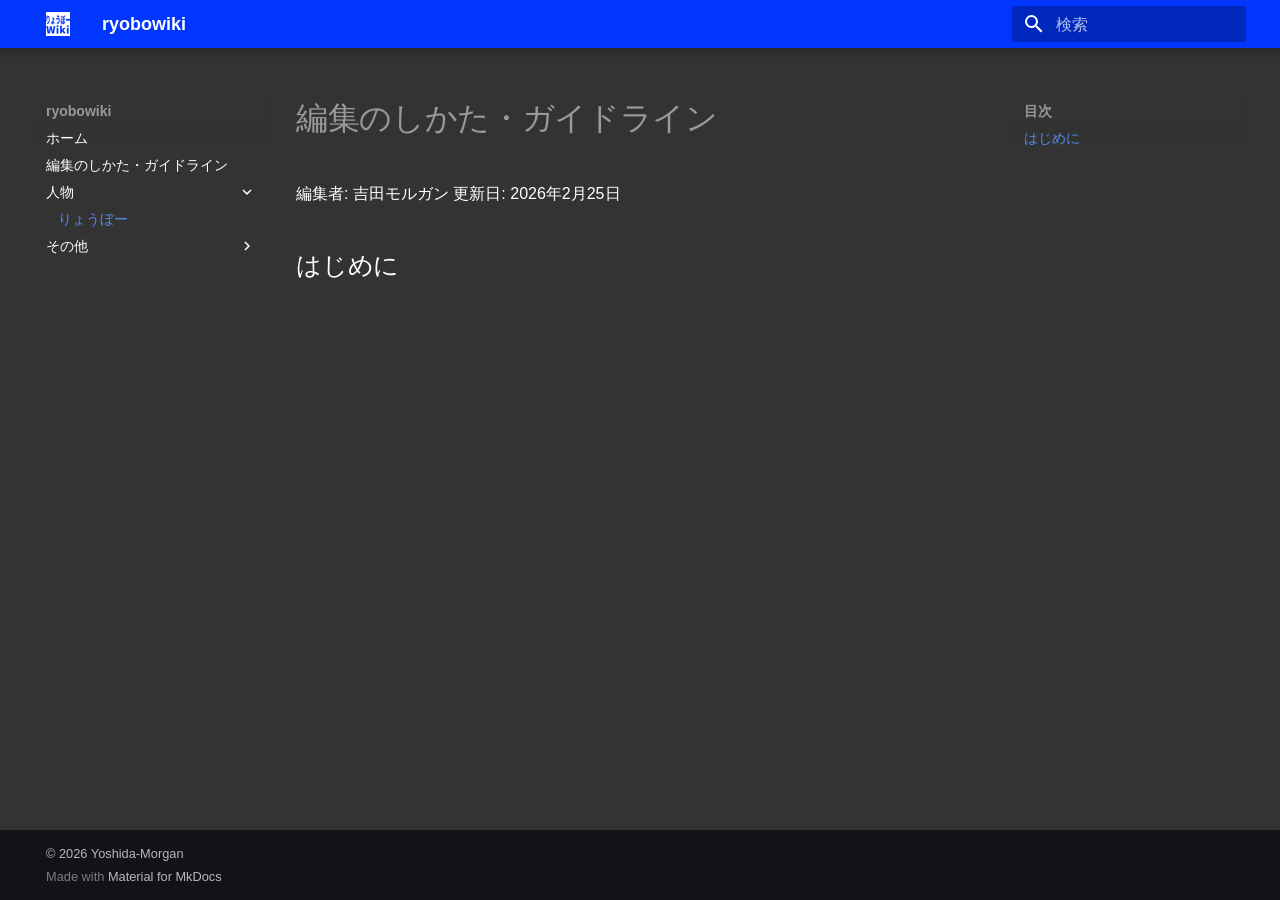
<file: person/ryobow/index.html>
<!doctype html>
<html lang="ja" class="no-js">
  <head>
    
      <meta charset="utf-8">
      <meta name="viewport" content="width=device-width,initial-scale=1">
      
      
        <meta name="author" content="yoshida morgan">
      
      
        <link rel="canonical" href="https://yoshida-morgan.github.io/ryobowiki/person/ryobow/">
      
      
        <link rel="prev" href="../../other/guideline/">
      
      
        <link rel="next" href="../../other/fanart/">
      
      
      <link rel="icon" href="../../assets/favicon.ico">
      <meta name="generator" content="mkdocs-1.6.1, mkdocs-material-9.6.17">
    
    
      
        <title>りょうぼー - ryobowiki</title>
      
    
    
      <link rel="stylesheet" href="../../assets/stylesheets/main.7e37652d.min.css">
      
        
        <link rel="stylesheet" href="../../assets/stylesheets/palette.06af60db.min.css">
      
      

  
  
  
  
  <style>:root{--md-annotation-icon:url('data:image/svg+xml;charset=utf-8,%3Csvg%20xmlns%3D%22http%3A//www.w3.org/2000/svg%22%20viewBox%3D%220%200%2024%2024%22%3E%3Cpath%20d%3D%22M8.17%202.76A10.1%2010.1%200%200%201%2012%202c1.31%200%202.61.26%203.83.76%201.21.5%202.31%201.24%203.24%202.17s1.67%202.03%202.17%203.24c.5%201.22.76%202.52.76%203.83%200%202.65-1.05%205.2-2.93%207.07A9.97%209.97%200%200%201%2012%2022a10.1%2010.1%200%200%201-3.83-.76%2010%2010%200%200%201-3.24-2.17A9.97%209.97%200%200%201%202%2012c0-2.65%201.05-5.2%202.93-7.07.93-.93%202.03-1.67%203.24-2.17M10%2016h1v-2h-1c-.33%200-2-.1-2-2%200-1.83%201.54-2%202-2h1V8h-1c-1.61%200-4%201.07-4%204%200%202.94%202.39%204%204%204m3%200h1c1.61%200%204-1.06%204-4%200-2.93-2.39-4-4-4h-1v2h1c.33%200%202%20.1%202%202%200%201.83-1.54%202-2%202h-1zm-4-3h6v-2H9z%22/%3E%3C/svg%3E');}</style>


    
    
      
    
    
      
        
        
        <link rel="preconnect" href="https://fonts.gstatic.com" crossorigin>
        <link rel="stylesheet" href="https://fonts.googleapis.com/css?family=Roboto:300,300i,400,400i,700,700i%7CRoboto+Mono:400,400i,700,700i&display=fallback">
        <style>:root{--md-text-font:"Roboto";--md-code-font:"Roboto Mono"}</style>
      
    
    
      <link rel="stylesheet" href="../../stylesheets/extra.css">
    
    <script>__md_scope=new URL("../..",location),__md_hash=e=>[...e].reduce(((e,_)=>(e<<5)-e+_.charCodeAt(0)),0),__md_get=(e,_=localStorage,t=__md_scope)=>JSON.parse(_.getItem(t.pathname+"."+e)),__md_set=(e,_,t=localStorage,a=__md_scope)=>{try{t.setItem(a.pathname+"."+e,JSON.stringify(_))}catch(e){}}</script>
    
      

    
    
    
  </head>
  
  
    
    
    
    
    
    <body dir="ltr" data-md-color-scheme="slate" data-md-color-primary="indigo" data-md-color-accent="indigo">
  
    
    <input class="md-toggle" data-md-toggle="drawer" type="checkbox" id="__drawer" autocomplete="off">
    <input class="md-toggle" data-md-toggle="search" type="checkbox" id="__search" autocomplete="off">
    <label class="md-overlay" for="__drawer"></label>
    <div data-md-component="skip">
      
        
        <a href="#_1" class="md-skip">
          コンテンツにスキップ
        </a>
      
    </div>
    <div data-md-component="announce">
      
    </div>
    
    
      

  

<header class="md-header md-header--shadow" data-md-component="header">
  <nav class="md-header__inner md-grid" aria-label="ヘッダー">
    <a href="../.." title="ryobowiki" class="md-header__button md-logo" aria-label="ryobowiki" data-md-component="logo">
      
  <img src="../../assets/logo.png" alt="logo">

    </a>
    <label class="md-header__button md-icon" for="__drawer">
      
      <svg xmlns="http://www.w3.org/2000/svg" viewBox="0 0 24 24"><path d="M3 6h18v2H3zm0 5h18v2H3zm0 5h18v2H3z"/></svg>
    </label>
    <div class="md-header__title" data-md-component="header-title">
      <div class="md-header__ellipsis">
        <div class="md-header__topic">
          <span class="md-ellipsis">
            ryobowiki
          </span>
        </div>
        <div class="md-header__topic" data-md-component="header-topic">
          <span class="md-ellipsis">
            
              りょうぼー
            
          </span>
        </div>
      </div>
    </div>
    
      
    
    
    
    
      
      
        <label class="md-header__button md-icon" for="__search">
          
          <svg xmlns="http://www.w3.org/2000/svg" viewBox="0 0 24 24"><path d="M9.5 3A6.5 6.5 0 0 1 16 9.5c0 1.61-.59 3.09-1.56 4.23l.27.27h.79l5 5-1.5 1.5-5-5v-.79l-.27-.27A6.52 6.52 0 0 1 9.5 16 6.5 6.5 0 0 1 3 9.5 6.5 6.5 0 0 1 9.5 3m0 2C7 5 5 7 5 9.5S7 14 9.5 14 14 12 14 9.5 12 5 9.5 5"/></svg>
        </label>
        <div class="md-search" data-md-component="search" role="dialog">
  <label class="md-search__overlay" for="__search"></label>
  <div class="md-search__inner" role="search">
    <form class="md-search__form" name="search">
      <input type="text" class="md-search__input" name="query" aria-label="検索" placeholder="検索" autocapitalize="off" autocorrect="off" autocomplete="off" spellcheck="false" data-md-component="search-query" required>
      <label class="md-search__icon md-icon" for="__search">
        
        <svg xmlns="http://www.w3.org/2000/svg" viewBox="0 0 24 24"><path d="M9.5 3A6.5 6.5 0 0 1 16 9.5c0 1.61-.59 3.09-1.56 4.23l.27.27h.79l5 5-1.5 1.5-5-5v-.79l-.27-.27A6.52 6.52 0 0 1 9.5 16 6.5 6.5 0 0 1 3 9.5 6.5 6.5 0 0 1 9.5 3m0 2C7 5 5 7 5 9.5S7 14 9.5 14 14 12 14 9.5 12 5 9.5 5"/></svg>
        
        <svg xmlns="http://www.w3.org/2000/svg" viewBox="0 0 24 24"><path d="M20 11v2H8l5.5 5.5-1.42 1.42L4.16 12l7.92-7.92L13.5 5.5 8 11z"/></svg>
      </label>
      <nav class="md-search__options" aria-label="検索">
        
        <button type="reset" class="md-search__icon md-icon" title="クリア" aria-label="クリア" tabindex="-1">
          
          <svg xmlns="http://www.w3.org/2000/svg" viewBox="0 0 24 24"><path d="M19 6.41 17.59 5 12 10.59 6.41 5 5 6.41 10.59 12 5 17.59 6.41 19 12 13.41 17.59 19 19 17.59 13.41 12z"/></svg>
        </button>
      </nav>
      
    </form>
    <div class="md-search__output">
      <div class="md-search__scrollwrap" tabindex="0" data-md-scrollfix>
        <div class="md-search-result" data-md-component="search-result">
          <div class="md-search-result__meta">
            検索を初期化
          </div>
          <ol class="md-search-result__list" role="presentation"></ol>
        </div>
      </div>
    </div>
  </div>
</div>
      
    
    
  </nav>
  
</header>
    
    <div class="md-container" data-md-component="container">
      
      
        
          
        
      
      <main class="md-main" data-md-component="main">
        <div class="md-main__inner md-grid">
          
            
              
              <div class="md-sidebar md-sidebar--primary" data-md-component="sidebar" data-md-type="navigation" >
                <div class="md-sidebar__scrollwrap">
                  <div class="md-sidebar__inner">
                    



<nav class="md-nav md-nav--primary" aria-label="ナビゲーション" data-md-level="0">
  <label class="md-nav__title" for="__drawer">
    <a href="../.." title="ryobowiki" class="md-nav__button md-logo" aria-label="ryobowiki" data-md-component="logo">
      
  <img src="../../assets/logo.png" alt="logo">

    </a>
    ryobowiki
  </label>
  
  <ul class="md-nav__list" data-md-scrollfix>
    
      
      
  
  
  
  
    <li class="md-nav__item">
      <a href="../.." class="md-nav__link">
        
  
  
  <span class="md-ellipsis">
    ホーム
    
  </span>
  

      </a>
    </li>
  

    
      
      
  
  
  
  
    <li class="md-nav__item">
      <a href="../../other/guideline/" class="md-nav__link">
        
  
  
  <span class="md-ellipsis">
    編集のしかた・ガイドライン
    
  </span>
  

      </a>
    </li>
  

    
      
      
  
  
    
  
  
  
    
    
    
    
    
    <li class="md-nav__item md-nav__item--active md-nav__item--nested">
      
        
        
        <input class="md-nav__toggle md-toggle " type="checkbox" id="__nav_3" checked>
        
          
          <label class="md-nav__link" for="__nav_3" id="__nav_3_label" tabindex="0">
            
  
  
  <span class="md-ellipsis">
    人物
    
  </span>
  

            <span class="md-nav__icon md-icon"></span>
          </label>
        
        <nav class="md-nav" data-md-level="1" aria-labelledby="__nav_3_label" aria-expanded="true">
          <label class="md-nav__title" for="__nav_3">
            <span class="md-nav__icon md-icon"></span>
            人物
          </label>
          <ul class="md-nav__list" data-md-scrollfix>
            
              
                
  
  
    
  
  
  
    <li class="md-nav__item md-nav__item--active">
      
      <input class="md-nav__toggle md-toggle" type="checkbox" id="__toc">
      
      
        
      
      
        <label class="md-nav__link md-nav__link--active" for="__toc">
          
  
  
  <span class="md-ellipsis">
    りょうぼー
    
  </span>
  

          <span class="md-nav__icon md-icon"></span>
        </label>
      
      <a href="./" class="md-nav__link md-nav__link--active">
        
  
  
  <span class="md-ellipsis">
    りょうぼー
    
  </span>
  

      </a>
      
        

<nav class="md-nav md-nav--secondary" aria-label="目次">
  
  
  
    
  
  
    <label class="md-nav__title" for="__toc">
      <span class="md-nav__icon md-icon"></span>
      目次
    </label>
    <ul class="md-nav__list" data-md-component="toc" data-md-scrollfix>
      
        <li class="md-nav__item">
  <a href="#_2" class="md-nav__link">
    <span class="md-ellipsis">
      はじめに
    </span>
  </a>
  
</li>
      
    </ul>
  
</nav>
      
    </li>
  

              
            
          </ul>
        </nav>
      
    </li>
  

    
      
      
  
  
  
  
    
    
    
    
    
    <li class="md-nav__item md-nav__item--nested">
      
        
        
        <input class="md-nav__toggle md-toggle " type="checkbox" id="__nav_4" >
        
          
          <label class="md-nav__link" for="__nav_4" id="__nav_4_label" tabindex="0">
            
  
  
  <span class="md-ellipsis">
    その他
    
  </span>
  

            <span class="md-nav__icon md-icon"></span>
          </label>
        
        <nav class="md-nav" data-md-level="1" aria-labelledby="__nav_4_label" aria-expanded="false">
          <label class="md-nav__title" for="__nav_4">
            <span class="md-nav__icon md-icon"></span>
            その他
          </label>
          <ul class="md-nav__list" data-md-scrollfix>
            
              
                
  
  
  
  
    <li class="md-nav__item">
      <a href="../../other/fanart/" class="md-nav__link">
        
  
  
  <span class="md-ellipsis">
    りょうぼーさん及び各撮影班のファンアートなど書く際に守ること
    
  </span>
  

      </a>
    </li>
  

              
            
          </ul>
        </nav>
      
    </li>
  

    
  </ul>
</nav>
                  </div>
                </div>
              </div>
            
            
              
              <div class="md-sidebar md-sidebar--secondary" data-md-component="sidebar" data-md-type="toc" >
                <div class="md-sidebar__scrollwrap">
                  <div class="md-sidebar__inner">
                    

<nav class="md-nav md-nav--secondary" aria-label="目次">
  
  
  
    
  
  
    <label class="md-nav__title" for="__toc">
      <span class="md-nav__icon md-icon"></span>
      目次
    </label>
    <ul class="md-nav__list" data-md-component="toc" data-md-scrollfix>
      
        <li class="md-nav__item">
  <a href="#_2" class="md-nav__link">
    <span class="md-ellipsis">
      はじめに
    </span>
  </a>
  
</li>
      
    </ul>
  
</nav>
                  </div>
                </div>
              </div>
            
          
          
            <div class="md-content" data-md-component="content">
              <article class="md-content__inner md-typeset">
                
                  



<h1 id="_1">編集のしかた・ガイドライン</h1>
<p>編集者: 吉田モルガン
更新日: 2026年2月25日</p>
<h2 id="_2">はじめに</h2>












                
              </article>
            </div>
          
          
<script>var target=document.getElementById(location.hash.slice(1));target&&target.name&&(target.checked=target.name.startsWith("__tabbed_"))</script>
        </div>
        
      </main>
      
        <footer class="md-footer">
  
  <div class="md-footer-meta md-typeset">
    <div class="md-footer-meta__inner md-grid">
      <div class="md-copyright">
  
    <div class="md-copyright__highlight">
      © 2026 Yoshida-Morgan
    </div>
  
  
    Made with
    <a href="https://squidfunk.github.io/mkdocs-material/" target="_blank" rel="noopener">
      Material for MkDocs
    </a>
  
</div>
      
    </div>
  </div>
</footer>
      
    </div>
    <div class="md-dialog" data-md-component="dialog">
      <div class="md-dialog__inner md-typeset"></div>
    </div>
    
    
    
      
      <script id="__config" type="application/json">{"base": "../..", "features": [], "search": "../../assets/javascripts/workers/search.973d3a69.min.js", "tags": null, "translations": {"clipboard.copied": "\u30b3\u30d4\u30fc\u3057\u307e\u3057\u305f", "clipboard.copy": "\u30af\u30ea\u30c3\u30d7\u30dc\u30fc\u30c9\u3078\u30b3\u30d4\u30fc", "search.result.more.one": "\u3053\u306e\u30da\u30fc\u30b8\u5185\u306b\u3082\u30461\u4ef6\u898b\u3064\u304b\u308a\u307e\u3057\u305f", "search.result.more.other": "\u3053\u306e\u30da\u30fc\u30b8\u5185\u306b\u3042\u3068#\u4ef6\u898b\u3064\u304b\u308a\u307e\u3057\u305f", "search.result.none": "\u4f55\u3082\u898b\u3064\u304b\u308a\u307e\u305b\u3093\u3067\u3057\u305f", "search.result.one": "1\u4ef6\u898b\u3064\u304b\u308a\u307e\u3057\u305f", "search.result.other": "#\u4ef6\u898b\u3064\u304b\u308a\u307e\u3057\u305f", "search.result.placeholder": "\u691c\u7d22\u30ad\u30fc\u30ef\u30fc\u30c9\u3092\u5165\u529b\u3057\u3066\u304f\u3060\u3055\u3044", "search.result.term.missing": "\u691c\u7d22\u306b\u542b\u307e\u308c\u306a\u3044", "select.version": "\u30d0\u30fc\u30b8\u30e7\u30f3\u5207\u308a\u66ff\u3048"}, "version": null}</script>
    
    
      <script src="../../assets/javascripts/bundle.92b07e13.min.js"></script>
      
    
  </body>
</html>
</file>
<file: stylesheets/extra.css>
[data-md-color-scheme = "slate"] {
    --md-default-bg-color: #333; 
    --md-default-bg-color--light: #444;
    --md-default-fg-color: #fff;
    --md-default-fg-color--light: #999;
    --md-typeset-a-color: #0136ff;
}

.md-header {
  background-color: #0136ff;
}

body {
  font-family: "Noto Sans JP", sans-serif;
}

h1, h2, h3 {
  font-weight: bold;
}

.md-typeset {
  line-height: 1.8;
  text-align: justify;
}

.md-typeset p {
  margin-bottom: 10px;
}
</file>
<file: assets/stylesheets/main.7e37652d.min.css>
@charset "UTF-8";html{-webkit-text-size-adjust:none;-moz-text-size-adjust:none;text-size-adjust:none;box-sizing:border-box}*,:after,:before{box-sizing:inherit}@media (prefers-reduced-motion){*,:after,:before{transition:none!important}}body{margin:0}a,button,input,label{-webkit-tap-highlight-color:transparent}a{color:inherit;text-decoration:none}hr{border:0;box-sizing:initial;display:block;height:.05rem;overflow:visible;padding:0}small{font-size:80%}sub,sup{line-height:1em}img{border-style:none}table{border-collapse:initial;border-spacing:0}td,th{font-weight:400;vertical-align:top}button{background:#0000;border:0;font-family:inherit;font-size:inherit;margin:0;padding:0}input{border:0;outline:none}:root{--md-primary-fg-color:#4051b5;--md-primary-fg-color--light:#5d6cc0;--md-primary-fg-color--dark:#303fa1;--md-primary-bg-color:#fff;--md-primary-bg-color--light:#ffffffb3;--md-accent-fg-color:#526cfe;--md-accent-fg-color--transparent:#526cfe1a;--md-accent-bg-color:#fff;--md-accent-bg-color--light:#ffffffb3}[data-md-color-scheme=default]{color-scheme:light}[data-md-color-scheme=default] img[src$="#gh-dark-mode-only"],[data-md-color-scheme=default] img[src$="#only-dark"]{display:none}:root,[data-md-color-scheme=default]{--md-hue:225deg;--md-default-fg-color:#000000de;--md-default-fg-color--light:#0000008a;--md-default-fg-color--lighter:#00000052;--md-default-fg-color--lightest:#00000012;--md-default-bg-color:#fff;--md-default-bg-color--light:#ffffffb3;--md-default-bg-color--lighter:#ffffff4d;--md-default-bg-color--lightest:#ffffff1f;--md-code-fg-color:#36464e;--md-code-bg-color:#f5f5f5;--md-code-hl-color:#4287ff;--md-code-hl-color--light:#4287ff1a;--md-code-hl-number-color:#d52a2a;--md-code-hl-special-color:#db1457;--md-code-hl-function-color:#a846b9;--md-code-hl-constant-color:#6e59d9;--md-code-hl-keyword-color:#3f6ec6;--md-code-hl-string-color:#1c7d4d;--md-code-hl-name-color:var(--md-code-fg-color);--md-code-hl-operator-color:var(--md-default-fg-color--light);--md-code-hl-punctuation-color:var(--md-default-fg-color--light);--md-code-hl-comment-color:var(--md-default-fg-color--light);--md-code-hl-generic-color:var(--md-default-fg-color--light);--md-code-hl-variable-color:var(--md-default-fg-color--light);--md-typeset-color:var(--md-default-fg-color);--md-typeset-a-color:var(--md-primary-fg-color);--md-typeset-del-color:#f5503d26;--md-typeset-ins-color:#0bd57026;--md-typeset-kbd-color:#fafafa;--md-typeset-kbd-accent-color:#fff;--md-typeset-kbd-border-color:#b8b8b8;--md-typeset-mark-color:#ffff0080;--md-typeset-table-color:#0000001f;--md-typeset-table-color--light:rgba(0,0,0,.035);--md-admonition-fg-color:var(--md-default-fg-color);--md-admonition-bg-color:var(--md-default-bg-color);--md-warning-fg-color:#000000de;--md-warning-bg-color:#ff9;--md-footer-fg-color:#fff;--md-footer-fg-color--light:#ffffffb3;--md-footer-fg-color--lighter:#ffffff73;--md-footer-bg-color:#000000de;--md-footer-bg-color--dark:#00000052;--md-shadow-z1:0 0.2rem 0.5rem #0000000d,0 0 0.05rem #0000001a;--md-shadow-z2:0 0.2rem 0.5rem #0000001a,0 0 0.05rem #00000040;--md-shadow-z3:0 0.2rem 0.5rem #0003,0 0 0.05rem #00000059}.md-icon svg{fill:currentcolor;display:block;height:1.2rem;width:1.2rem}body{-webkit-font-smoothing:antialiased;-moz-osx-font-smoothing:grayscale;--md-text-font-family:var(--md-text-font,_),-apple-system,BlinkMacSystemFont,Helvetica,Arial,sans-serif;--md-code-font-family:var(--md-code-font,_),SFMono-Regular,Consolas,Menlo,monospace}aside,body,input{font-feature-settings:"kern","liga";color:var(--md-typeset-color);font-family:var(--md-text-font-family)}code,kbd,pre{font-feature-settings:"kern";font-family:var(--md-code-font-family)}:root{--md-typeset-table-sort-icon:url('data:image/svg+xml;charset=utf-8,<svg xmlns="http://www.w3.org/2000/svg" viewBox="0 0 24 24"><path d="m18 21-4-4h3V7h-3l4-4 4 4h-3v10h3M2 19v-2h10v2M2 13v-2h7v2M2 7V5h4v2z"/></svg>');--md-typeset-table-sort-icon--asc:url('data:image/svg+xml;charset=utf-8,<svg xmlns="http://www.w3.org/2000/svg" viewBox="0 0 24 24"><path d="M19 17h3l-4 4-4-4h3V3h2M2 17h10v2H2M6 5v2H2V5m0 6h7v2H2z"/></svg>');--md-typeset-table-sort-icon--desc:url('data:image/svg+xml;charset=utf-8,<svg xmlns="http://www.w3.org/2000/svg" viewBox="0 0 24 24"><path d="M19 7h3l-4-4-4 4h3v14h2M2 17h10v2H2M6 5v2H2V5m0 6h7v2H2z"/></svg>')}.md-typeset{-webkit-print-color-adjust:exact;color-adjust:exact;font-size:.8rem;line-height:1.6;overflow-wrap:break-word}@media print{.md-typeset{font-size:.68rem}}.md-typeset blockquote,.md-typeset dl,.md-typeset figure,.md-typeset ol,.md-typeset pre,.md-typeset ul{margin-bottom:1em;margin-top:1em}.md-typeset h1{color:var(--md-default-fg-color--light);font-size:2em;line-height:1.3;margin:0 0 1.25em}.md-typeset h1,.md-typeset h2{font-weight:300;letter-spacing:-.01em}.md-typeset h2{font-size:1.5625em;line-height:1.4;margin:1.6em 0 .64em}.md-typeset h3{font-size:1.25em;font-weight:400;letter-spacing:-.01em;line-height:1.5;margin:1.6em 0 .8em}.md-typeset h2+h3{margin-top:.8em}.md-typeset h4{font-weight:700;letter-spacing:-.01em;margin:1em 0}.md-typeset h5,.md-typeset h6{color:var(--md-default-fg-color--light);font-size:.8em;font-weight:700;letter-spacing:-.01em;margin:1.25em 0}.md-typeset h5{text-transform:uppercase}.md-typeset h5 code{text-transform:none}.md-typeset hr{border-bottom:.05rem solid var(--md-default-fg-color--lightest);display:flow-root;margin:1.5em 0}.md-typeset a{color:var(--md-typeset-a-color);word-break:break-word}.md-typeset a,.md-typeset a:before{transition:color 125ms}.md-typeset a:focus,.md-typeset a:hover{color:var(--md-accent-fg-color)}.md-typeset a:focus code,.md-typeset a:hover code{background-color:var(--md-accent-fg-color--transparent)}.md-typeset a code{color:currentcolor;transition:background-color 125ms}.md-typeset a.focus-visible{outline-color:var(--md-accent-fg-color);outline-offset:.2rem}.md-typeset code,.md-typeset kbd,.md-typeset pre{color:var(--md-code-fg-color);direction:ltr;font-variant-ligatures:none}@media print{.md-typeset code,.md-typeset kbd,.md-typeset pre{white-space:pre-wrap}}.md-typeset code{background-color:var(--md-code-bg-color);border-radius:.1rem;-webkit-box-decoration-break:clone;box-decoration-break:clone;font-size:.85em;padding:0 .2941176471em;word-break:break-word}.md-typeset code:not(.focus-visible){-webkit-tap-highlight-color:transparent;outline:none}.md-typeset pre{display:flow-root;line-height:1.4;position:relative}.md-typeset pre>code{-webkit-box-decoration-break:slice;box-decoration-break:slice;box-shadow:none;display:block;margin:0;outline-color:var(--md-accent-fg-color);overflow:auto;padding:.7720588235em 1.1764705882em;scrollbar-color:var(--md-default-fg-color--lighter) #0000;scrollbar-width:thin;touch-action:auto;word-break:normal}.md-typeset pre>code:hover{scrollbar-color:var(--md-accent-fg-color) #0000}.md-typeset pre>code::-webkit-scrollbar{height:.2rem;width:.2rem}.md-typeset pre>code::-webkit-scrollbar-thumb{background-color:var(--md-default-fg-color--lighter)}.md-typeset pre>code::-webkit-scrollbar-thumb:hover{background-color:var(--md-accent-fg-color)}.md-typeset kbd{background-color:var(--md-typeset-kbd-color);border-radius:.1rem;box-shadow:0 .1rem 0 .05rem var(--md-typeset-kbd-border-color),0 .1rem 0 var(--md-typeset-kbd-border-color),0 -.1rem .2rem var(--md-typeset-kbd-accent-color) inset;color:var(--md-default-fg-color);display:inline-block;font-size:.75em;padding:0 .6666666667em;vertical-align:text-top;word-break:break-word}.md-typeset mark{background-color:var(--md-typeset-mark-color);-webkit-box-decoration-break:clone;box-decoration-break:clone;color:inherit;word-break:break-word}.md-typeset abbr{border-bottom:.05rem dotted var(--md-default-fg-color--light);cursor:help;text-decoration:none}.md-typeset small{opacity:.75}[dir=ltr] .md-typeset sub,[dir=ltr] .md-typeset sup{margin-left:.078125em}[dir=rtl] .md-typeset sub,[dir=rtl] .md-typeset sup{margin-right:.078125em}[dir=ltr] .md-typeset blockquote{padding-left:.6rem}[dir=rtl] .md-typeset blockquote{padding-right:.6rem}[dir=ltr] .md-typeset blockquote{border-left:.2rem solid var(--md-default-fg-color--lighter)}[dir=rtl] .md-typeset blockquote{border-right:.2rem solid var(--md-default-fg-color--lighter)}.md-typeset blockquote{color:var(--md-default-fg-color--light);margin-left:0;margin-right:0}.md-typeset ul{list-style-type:disc}.md-typeset ul[type]{list-style-type:revert-layer}[dir=ltr] .md-typeset ol,[dir=ltr] .md-typeset ul{margin-left:.625em}[dir=rtl] .md-typeset ol,[dir=rtl] .md-typeset ul{margin-right:.625em}.md-typeset ol,.md-typeset ul{padding:0}.md-typeset ol:not([hidden]),.md-typeset ul:not([hidden]){display:flow-root}.md-typeset ol ol,.md-typeset ul ol{list-style-type:lower-alpha}.md-typeset ol ol ol,.md-typeset ul ol ol{list-style-type:lower-roman}.md-typeset ol ol ol ol,.md-typeset ul ol ol ol{list-style-type:upper-alpha}.md-typeset ol ol ol ol ol,.md-typeset ul ol ol ol ol{list-style-type:upper-roman}.md-typeset ol[type],.md-typeset ul[type]{list-style-type:revert-layer}[dir=ltr] .md-typeset ol li,[dir=ltr] .md-typeset ul li{margin-left:1.25em}[dir=rtl] .md-typeset ol li,[dir=rtl] .md-typeset ul li{margin-right:1.25em}.md-typeset ol li,.md-typeset ul li{margin-bottom:.5em}.md-typeset ol li blockquote,.md-typeset ol li p,.md-typeset ul li blockquote,.md-typeset ul li p{margin:.5em 0}.md-typeset ol li:last-child,.md-typeset ul li:last-child{margin-bottom:0}[dir=ltr] .md-typeset ol li ol,[dir=ltr] .md-typeset ol li ul,[dir=ltr] .md-typeset ul li ol,[dir=ltr] .md-typeset ul li ul{margin-left:.625em}[dir=rtl] .md-typeset ol li ol,[dir=rtl] .md-typeset ol li ul,[dir=rtl] .md-typeset ul li ol,[dir=rtl] .md-typeset ul li ul{margin-right:.625em}.md-typeset ol li ol,.md-typeset ol li ul,.md-typeset ul li ol,.md-typeset ul li ul{margin-bottom:.5em;margin-top:.5em}[dir=ltr] .md-typeset dd{margin-left:1.875em}[dir=rtl] .md-typeset dd{margin-right:1.875em}.md-typeset dd{margin-bottom:1.5em;margin-top:1em}.md-typeset img,.md-typeset svg,.md-typeset video{height:auto;max-width:100%}.md-typeset img[align=left]{margin:1em 1em 1em 0}.md-typeset img[align=right]{margin:1em 0 1em 1em}.md-typeset img[align]:only-child{margin-top:0}.md-typeset figure{display:flow-root;margin:1em auto;max-width:100%;text-align:center;width:-moz-fit-content;width:fit-content}.md-typeset figure img{display:block;margin:0 auto}.md-typeset figcaption{font-style:italic;margin:1em auto;max-width:24rem}.md-typeset iframe{max-width:100%}.md-typeset table:not([class]){background-color:var(--md-default-bg-color);border:.05rem solid var(--md-typeset-table-color);border-radius:.1rem;display:inline-block;font-size:.64rem;max-width:100%;overflow:auto;touch-action:auto}@media print{.md-typeset table:not([class]){display:table}}.md-typeset table:not([class])+*{margin-top:1.5em}.md-typeset table:not([class]) td>:first-child,.md-typeset table:not([class]) th>:first-child{margin-top:0}.md-typeset table:not([class]) td>:last-child,.md-typeset table:not([class]) th>:last-child{margin-bottom:0}.md-typeset table:not([class]) td:not([align]),.md-typeset table:not([class]) th:not([align]){text-align:left}[dir=rtl] .md-typeset table:not([class]) td:not([align]),[dir=rtl] .md-typeset table:not([class]) th:not([align]){text-align:right}.md-typeset table:not([class]) th{font-weight:700;min-width:5rem;padding:.9375em 1.25em;vertical-align:top}.md-typeset table:not([class]) td{border-top:.05rem solid var(--md-typeset-table-color);padding:.9375em 1.25em;vertical-align:top}.md-typeset table:not([class]) tbody tr{transition:background-color 125ms}.md-typeset table:not([class]) tbody tr:hover{background-color:var(--md-typeset-table-color--light);box-shadow:0 .05rem 0 var(--md-default-bg-color) inset}.md-typeset table:not([class]) a{word-break:normal}.md-typeset table th[role=columnheader]{cursor:pointer}[dir=ltr] .md-typeset table th[role=columnheader]:after{margin-left:.5em}[dir=rtl] .md-typeset table th[role=columnheader]:after{margin-right:.5em}.md-typeset table th[role=columnheader]:after{content:"";display:inline-block;height:1.2em;-webkit-mask-image:var(--md-typeset-table-sort-icon);mask-image:var(--md-typeset-table-sort-icon);-webkit-mask-repeat:no-repeat;mask-repeat:no-repeat;-webkit-mask-size:contain;mask-size:contain;transition:background-color 125ms;vertical-align:text-bottom;width:1.2em}.md-typeset table th[role=columnheader]:hover:after{background-color:var(--md-default-fg-color--lighter)}.md-typeset table th[role=columnheader][aria-sort=ascending]:after{background-color:var(--md-default-fg-color--light);-webkit-mask-image:var(--md-typeset-table-sort-icon--asc);mask-image:var(--md-typeset-table-sort-icon--asc)}.md-typeset table th[role=columnheader][aria-sort=descending]:after{background-color:var(--md-default-fg-color--light);-webkit-mask-image:var(--md-typeset-table-sort-icon--desc);mask-image:var(--md-typeset-table-sort-icon--desc)}.md-typeset__scrollwrap{margin:1em -.8rem;overflow-x:auto;touch-action:auto}.md-typeset__table{display:inline-block;margin-bottom:.5em;padding:0 .8rem}@media print{.md-typeset__table{display:block}}html .md-typeset__table table{display:table;margin:0;overflow:hidden;width:100%}@media screen and (max-width:44.984375em){.md-content__inner>pre{margin:1em -.8rem}.md-content__inner>pre code{border-radius:0}}.md-typeset .md-author{border-radius:100%;display:block;flex-shrink:0;height:1.6rem;overflow:hidden;position:relative;transition:color 125ms,transform 125ms;width:1.6rem}.md-typeset .md-author img{display:block}.md-typeset .md-author--more{background:var(--md-default-fg-color--lightest);color:var(--md-default-fg-color--lighter);font-size:.6rem;font-weight:700;line-height:1.6rem;text-align:center}.md-typeset .md-author--long{height:2.4rem;width:2.4rem}.md-typeset a.md-author{transform:scale(1)}.md-typeset a.md-author img{border-radius:100%;filter:grayscale(100%) opacity(75%);transition:filter 125ms}.md-typeset a.md-author:focus,.md-typeset a.md-author:hover{transform:scale(1.1);z-index:1}.md-typeset a.md-author:focus img,.md-typeset a.md-author:hover img{filter:grayscale(0)}.md-banner{background-color:var(--md-footer-bg-color);color:var(--md-footer-fg-color);overflow:auto}@media print{.md-banner{display:none}}.md-banner--warning{background-color:var(--md-warning-bg-color);color:var(--md-warning-fg-color)}.md-banner__inner{font-size:.7rem;margin:.6rem auto;padding:0 .8rem}[dir=ltr] .md-banner__button{float:right}[dir=rtl] .md-banner__button{float:left}.md-banner__button{color:inherit;cursor:pointer;transition:opacity .25s}.no-js .md-banner__button{display:none}.md-banner__button:hover{opacity:.7}html{font-size:125%;height:100%;overflow-x:hidden}@media screen and (min-width:100em){html{font-size:137.5%}}@media screen and (min-width:125em){html{font-size:150%}}body{background-color:var(--md-default-bg-color);display:flex;flex-direction:column;font-size:.5rem;min-height:100%;position:relative;width:100%}@media print{body{display:block}}@media screen and (max-width:59.984375em){body[data-md-scrolllock]{position:fixed}}.md-grid{margin-left:auto;margin-right:auto;max-width:61rem}.md-container{display:flex;flex-direction:column;flex-grow:1}@media print{.md-container{display:block}}.md-main{flex-grow:1}.md-main__inner{display:flex;height:100%;margin-top:1.5rem}.md-ellipsis{overflow:hidden;text-overflow:ellipsis}.md-toggle{display:none}.md-option{height:0;opacity:0;position:absolute;width:0}.md-option:checked+label:not([hidden]){display:block}.md-option.focus-visible+label{outline-color:var(--md-accent-fg-color);outline-style:auto}.md-skip{background-color:var(--md-default-fg-color);border-radius:.1rem;color:var(--md-default-bg-color);font-size:.64rem;margin:.5rem;opacity:0;outline-color:var(--md-accent-fg-color);padding:.3rem .5rem;position:fixed;transform:translateY(.4rem);z-index:-1}.md-skip:focus{opacity:1;transform:translateY(0);transition:transform .25s cubic-bezier(.4,0,.2,1),opacity 175ms 75ms;z-index:10}@page{margin:25mm}:root{--md-clipboard-icon:url('data:image/svg+xml;charset=utf-8,<svg xmlns="http://www.w3.org/2000/svg" viewBox="0 0 24 24"><path d="M19 21H8V7h11m0-2H8a2 2 0 0 0-2 2v14a2 2 0 0 0 2 2h11a2 2 0 0 0 2-2V7a2 2 0 0 0-2-2m-3-4H4a2 2 0 0 0-2 2v14h2V3h12z"/></svg>')}.md-clipboard{border-radius:.1rem;color:var(--md-default-fg-color--lightest);cursor:pointer;height:1.5em;outline-color:var(--md-accent-fg-color);outline-offset:.1rem;position:absolute;right:.5em;top:.5em;transition:color .25s;width:1.5em;z-index:1}@media print{.md-clipboard{display:none}}.md-clipboard:not(.focus-visible){-webkit-tap-highlight-color:transparent;outline:none}:hover>.md-clipboard{color:var(--md-default-fg-color--light)}.md-clipboard:focus,.md-clipboard:hover{color:var(--md-accent-fg-color)}.md-clipboard:after{background-color:currentcolor;content:"";display:block;height:1.125em;margin:0 auto;-webkit-mask-image:var(--md-clipboard-icon);mask-image:var(--md-clipboard-icon);-webkit-mask-position:center;mask-position:center;-webkit-mask-repeat:no-repeat;mask-repeat:no-repeat;-webkit-mask-size:contain;mask-size:contain;width:1.125em}.md-clipboard--inline{cursor:pointer}.md-clipboard--inline code{transition:color .25s,background-color .25s}.md-clipboard--inline:focus code,.md-clipboard--inline:hover code{background-color:var(--md-accent-fg-color--transparent);color:var(--md-accent-fg-color)}.md-typeset .md-code__content{display:grid}@keyframes consent{0%{opacity:0;transform:translateY(100%)}to{opacity:1;transform:translateY(0)}}@keyframes overlay{0%{opacity:0}to{opacity:1}}.md-consent__overlay{animation:overlay .25s both;-webkit-backdrop-filter:blur(.1rem);backdrop-filter:blur(.1rem);background-color:#0000008a;height:100%;opacity:1;position:fixed;top:0;width:100%;z-index:5}.md-consent__inner{animation:consent .5s cubic-bezier(.1,.7,.1,1) both;background-color:var(--md-default-bg-color);border:0;border-radius:.1rem;bottom:0;box-shadow:0 0 .2rem #0000001a,0 .2rem .4rem #0003;max-height:100%;overflow:auto;padding:0;position:fixed;width:100%;z-index:5}.md-consent__form{padding:.8rem}.md-consent__settings{display:none;margin:1em 0}input:checked+.md-consent__settings{display:block}.md-consent__controls{margin-bottom:.8rem}.md-typeset .md-consent__controls .md-button{display:inline}@media screen and (max-width:44.984375em){.md-typeset .md-consent__controls .md-button{display:block;margin-top:.4rem;text-align:center;width:100%}}.md-consent label{cursor:pointer}.md-content{flex-grow:1;min-width:0}.md-content__inner{margin:0 .8rem 1.2rem;padding-top:.6rem}@media screen and (min-width:76.25em){[dir=ltr] .md-sidebar--primary:not([hidden])~.md-content>.md-content__inner{margin-left:1.2rem}[dir=ltr] .md-sidebar--secondary:not([hidden])~.md-content>.md-content__inner,[dir=rtl] .md-sidebar--primary:not([hidden])~.md-content>.md-content__inner{margin-right:1.2rem}[dir=rtl] .md-sidebar--secondary:not([hidden])~.md-content>.md-content__inner{margin-left:1.2rem}}.md-content__inner:before{content:"";display:block;height:.4rem}.md-content__inner>:last-child{margin-bottom:0}[dir=ltr] .md-content__button{float:right}[dir=rtl] .md-content__button{float:left}[dir=ltr] .md-content__button{margin-left:.4rem}[dir=rtl] .md-content__button{margin-right:.4rem}.md-content__button{margin:.4rem 0;padding:0}@media print{.md-content__button{display:none}}.md-typeset .md-content__button{color:var(--md-default-fg-color--lighter)}.md-content__button svg{display:inline;vertical-align:top}[dir=rtl] .md-content__button svg{transform:scaleX(-1)}[dir=ltr] .md-dialog{right:.8rem}[dir=rtl] .md-dialog{left:.8rem}.md-dialog{background-color:var(--md-default-fg-color);border-radius:.1rem;bottom:.8rem;box-shadow:var(--md-shadow-z3);min-width:11.1rem;opacity:0;padding:.4rem .6rem;pointer-events:none;position:fixed;transform:translateY(100%);transition:transform 0ms .4s,opacity .4s;z-index:4}@media print{.md-dialog{display:none}}.md-dialog--active{opacity:1;pointer-events:auto;transform:translateY(0);transition:transform .4s cubic-bezier(.075,.85,.175,1),opacity .4s}.md-dialog__inner{color:var(--md-default-bg-color);font-size:.7rem}.md-feedback{margin:2em 0 1em;text-align:center}.md-feedback fieldset{border:none;margin:0;padding:0}.md-feedback__title{font-weight:700;margin:1em auto}.md-feedback__inner{position:relative}.md-feedback__list{display:flex;flex-wrap:wrap;place-content:baseline center;position:relative}.md-feedback__list:hover .md-icon:not(:disabled){color:var(--md-default-fg-color--lighter)}:disabled .md-feedback__list{min-height:1.8rem}.md-feedback__icon{color:var(--md-default-fg-color--light);cursor:pointer;flex-shrink:0;margin:0 .1rem;transition:color 125ms}.md-feedback__icon:not(:disabled).md-icon:hover{color:var(--md-accent-fg-color)}.md-feedback__icon:disabled{color:var(--md-default-fg-color--lightest);pointer-events:none}.md-feedback__note{opacity:0;position:relative;transform:translateY(.4rem);transition:transform .4s cubic-bezier(.1,.7,.1,1),opacity .15s}.md-feedback__note>*{margin:0 auto;max-width:16rem}:disabled .md-feedback__note{opacity:1;transform:translateY(0)}@media print{.md-feedback{display:none}}.md-footer{background-color:var(--md-footer-bg-color);color:var(--md-footer-fg-color)}@media print{.md-footer{display:none}}.md-footer__inner{justify-content:space-between;overflow:auto;padding:.2rem}.md-footer__inner:not([hidden]){display:flex}.md-footer__link{align-items:end;display:flex;flex-grow:0.01;margin-bottom:.4rem;margin-top:1rem;max-width:100%;outline-color:var(--md-accent-fg-color);overflow:hidden;transition:opacity .25s}.md-footer__link:focus,.md-footer__link:hover{opacity:.7}[dir=rtl] .md-footer__link svg{transform:scaleX(-1)}@media screen and (max-width:44.984375em){.md-footer__link--prev{flex-shrink:0}.md-footer__link--prev .md-footer__title{display:none}}[dir=ltr] .md-footer__link--next{margin-left:auto}[dir=rtl] .md-footer__link--next{margin-right:auto}.md-footer__link--next{text-align:right}[dir=rtl] .md-footer__link--next{text-align:left}.md-footer__title{flex-grow:1;font-size:.9rem;margin-bottom:.7rem;max-width:calc(100% - 2.4rem);padding:0 1rem;white-space:nowrap}.md-footer__button{margin:.2rem;padding:.4rem}.md-footer__direction{font-size:.64rem;opacity:.7}.md-footer-meta{background-color:var(--md-footer-bg-color--dark)}.md-footer-meta__inner{display:flex;flex-wrap:wrap;justify-content:space-between;padding:.2rem}html .md-footer-meta.md-typeset a{color:var(--md-footer-fg-color--light)}html .md-footer-meta.md-typeset a:focus,html .md-footer-meta.md-typeset a:hover{color:var(--md-footer-fg-color)}.md-copyright{color:var(--md-footer-fg-color--lighter);font-size:.64rem;margin:auto .6rem;padding:.4rem 0;width:100%}@media screen and (min-width:45em){.md-copyright{width:auto}}.md-copyright__highlight{color:var(--md-footer-fg-color--light)}.md-social{display:inline-flex;gap:.2rem;margin:0 .4rem;padding:.2rem 0 .6rem}@media screen and (min-width:45em){.md-social{padding:.6rem 0}}.md-social__link{display:inline-block;height:1.6rem;text-align:center;width:1.6rem}.md-social__link:before{line-height:1.9}.md-social__link svg{fill:currentcolor;max-height:.8rem;vertical-align:-25%}.md-typeset .md-button{border:.1rem solid;border-radius:.1rem;color:var(--md-primary-fg-color);cursor:pointer;display:inline-block;font-weight:700;padding:.625em 2em;transition:color 125ms,background-color 125ms,border-color 125ms}.md-typeset .md-button--primary{background-color:var(--md-primary-fg-color);border-color:var(--md-primary-fg-color);color:var(--md-primary-bg-color)}.md-typeset .md-button:focus,.md-typeset .md-button:hover{background-color:var(--md-accent-fg-color);border-color:var(--md-accent-fg-color);color:var(--md-accent-bg-color)}[dir=ltr] .md-typeset .md-input{border-top-left-radius:.1rem}[dir=ltr] .md-typeset .md-input,[dir=rtl] .md-typeset .md-input{border-top-right-radius:.1rem}[dir=rtl] .md-typeset .md-input{border-top-left-radius:.1rem}.md-typeset .md-input{border-bottom:.1rem solid var(--md-default-fg-color--lighter);box-shadow:var(--md-shadow-z1);font-size:.8rem;height:1.8rem;padding:0 .6rem;transition:border .25s,box-shadow .25s}.md-typeset .md-input:focus,.md-typeset .md-input:hover{border-bottom-color:var(--md-accent-fg-color);box-shadow:var(--md-shadow-z2)}.md-typeset .md-input--stretch{width:100%}.md-header{background-color:var(--md-primary-fg-color);box-shadow:0 0 .2rem #0000,0 .2rem .4rem #0000;color:var(--md-primary-bg-color);display:block;left:0;position:sticky;right:0;top:0;z-index:4}@media print{.md-header{display:none}}.md-header[hidden]{transform:translateY(-100%);transition:transform .25s cubic-bezier(.8,0,.6,1),box-shadow .25s}.md-header--shadow{box-shadow:0 0 .2rem #0000001a,0 .2rem .4rem #0003;transition:transform .25s cubic-bezier(.1,.7,.1,1),box-shadow .25s}.md-header__inner{align-items:center;display:flex;padding:0 .2rem}.md-header__button{color:currentcolor;cursor:pointer;margin:.2rem;outline-color:var(--md-accent-fg-color);padding:.4rem;position:relative;transition:opacity .25s;vertical-align:middle;z-index:1}.md-header__button:hover{opacity:.7}.md-header__button:not([hidden]){display:inline-block}.md-header__button:not(.focus-visible){-webkit-tap-highlight-color:transparent;outline:none}.md-header__button.md-logo{margin:.2rem;padding:.4rem}@media screen and (max-width:76.234375em){.md-header__button.md-logo{display:none}}.md-header__button.md-logo img,.md-header__button.md-logo svg{fill:currentcolor;display:block;height:1.2rem;width:auto}@media screen and (min-width:60em){.md-header__button[for=__search]{display:none}}.no-js .md-header__button[for=__search]{display:none}[dir=rtl] .md-header__button[for=__search] svg{transform:scaleX(-1)}@media screen and (min-width:76.25em){.md-header__button[for=__drawer]{display:none}}.md-header__topic{display:flex;max-width:100%;position:absolute;transition:transform .4s cubic-bezier(.1,.7,.1,1),opacity .15s;white-space:nowrap}.md-header__topic+.md-header__topic{opacity:0;pointer-events:none;transform:translateX(1.25rem);transition:transform .4s cubic-bezier(1,.7,.1,.1),opacity .15s;z-index:-1}[dir=rtl] .md-header__topic+.md-header__topic{transform:translateX(-1.25rem)}.md-header__topic:first-child{font-weight:700}[dir=ltr] .md-header__title{margin-left:1rem;margin-right:.4rem}[dir=rtl] .md-header__title{margin-left:.4rem;margin-right:1rem}.md-header__title{flex-grow:1;font-size:.9rem;height:2.4rem;line-height:2.4rem}.md-header__title--active .md-header__topic{opacity:0;pointer-events:none;transform:translateX(-1.25rem);transition:transform .4s cubic-bezier(1,.7,.1,.1),opacity .15s;z-index:-1}[dir=rtl] .md-header__title--active .md-header__topic{transform:translateX(1.25rem)}.md-header__title--active .md-header__topic+.md-header__topic{opacity:1;pointer-events:auto;transform:translateX(0);transition:transform .4s cubic-bezier(.1,.7,.1,1),opacity .15s;z-index:0}.md-header__title>.md-header__ellipsis{height:100%;position:relative;width:100%}.md-header__option{display:flex;flex-shrink:0;max-width:100%;transition:max-width 0ms .25s,opacity .25s .25s;white-space:nowrap}[data-md-toggle=search]:checked~.md-header .md-header__option{max-width:0;opacity:0;transition:max-width 0ms,opacity 0ms}.md-header__option>input{bottom:0}.md-header__source{display:none}@media screen and (min-width:60em){[dir=ltr] .md-header__source{margin-left:1rem}[dir=rtl] .md-header__source{margin-right:1rem}.md-header__source{display:block;max-width:11.7rem;width:11.7rem}}@media screen and (min-width:76.25em){[dir=ltr] .md-header__source{margin-left:1.4rem}[dir=rtl] .md-header__source{margin-right:1.4rem}}.md-meta{color:var(--md-default-fg-color--light);font-size:.7rem;line-height:1.3}.md-meta__list{display:inline-flex;flex-wrap:wrap;list-style:none;margin:0;padding:0}.md-meta__item:not(:last-child):after{content:"·";margin-left:.2rem;margin-right:.2rem}.md-meta__link{color:var(--md-typeset-a-color)}.md-meta__link:focus,.md-meta__link:hover{color:var(--md-accent-fg-color)}.md-draft{background-color:#ff1744;border-radius:.125em;color:#fff;display:inline-block;font-weight:700;padding-left:.5714285714em;padding-right:.5714285714em}:root{--md-nav-icon--prev:url('data:image/svg+xml;charset=utf-8,<svg xmlns="http://www.w3.org/2000/svg" viewBox="0 0 24 24"><path d="M20 11v2H8l5.5 5.5-1.42 1.42L4.16 12l7.92-7.92L13.5 5.5 8 11z"/></svg>');--md-nav-icon--next:url('data:image/svg+xml;charset=utf-8,<svg xmlns="http://www.w3.org/2000/svg" viewBox="0 0 24 24"><path d="M8.59 16.58 13.17 12 8.59 7.41 10 6l6 6-6 6z"/></svg>');--md-toc-icon:url('data:image/svg+xml;charset=utf-8,<svg xmlns="http://www.w3.org/2000/svg" viewBox="0 0 24 24"><path d="M3 9h14V7H3zm0 4h14v-2H3zm0 4h14v-2H3zm16 0h2v-2h-2zm0-10v2h2V7zm0 6h2v-2h-2z"/></svg>')}.md-nav{font-size:.7rem;line-height:1.3}.md-nav__title{color:var(--md-default-fg-color--light);display:block;font-weight:700;overflow:hidden;padding:0 .6rem;text-overflow:ellipsis}.md-nav__title .md-nav__button{display:none}.md-nav__title .md-nav__button img{height:100%;width:auto}.md-nav__title .md-nav__button.md-logo img,.md-nav__title .md-nav__button.md-logo svg{fill:currentcolor;display:block;height:2.4rem;max-width:100%;object-fit:contain;width:auto}.md-nav__list{list-style:none;margin:0;padding:0}.md-nav__link{align-items:flex-start;display:flex;gap:.4rem;margin-top:.625em;scroll-snap-align:start;transition:color 125ms}.md-nav__link--passed{color:var(--md-default-fg-color--light)}.md-nav__item .md-nav__link--active,.md-nav__item .md-nav__link--active code{color:var(--md-typeset-a-color)}.md-nav__link .md-ellipsis{position:relative}[dir=ltr] .md-nav__link .md-icon:last-child{margin-left:auto}[dir=rtl] .md-nav__link .md-icon:last-child{margin-right:auto}.md-nav__link svg{fill:currentcolor;flex-shrink:0;height:1.3em;position:relative}.md-nav__link[for]:focus,.md-nav__link[for]:hover,.md-nav__link[href]:focus,.md-nav__link[href]:hover{color:var(--md-accent-fg-color);cursor:pointer}.md-nav__link.focus-visible{outline-color:var(--md-accent-fg-color);outline-offset:.2rem}.md-nav--primary .md-nav__link[for=__toc]{display:none}.md-nav--primary .md-nav__link[for=__toc] .md-icon:after{background-color:currentcolor;display:block;height:100%;-webkit-mask-image:var(--md-toc-icon);mask-image:var(--md-toc-icon);width:100%}.md-nav--primary .md-nav__link[for=__toc]~.md-nav{display:none}.md-nav__container>.md-nav__link{margin-top:0}.md-nav__container>.md-nav__link:first-child{flex-grow:1;min-width:0}.md-nav__icon{flex-shrink:0}.md-nav__source{display:none}@media screen and (max-width:76.234375em){.md-nav--primary,.md-nav--primary .md-nav{background-color:var(--md-default-bg-color);display:flex;flex-direction:column;height:100%;left:0;position:absolute;right:0;top:0;z-index:1}.md-nav--primary .md-nav__item,.md-nav--primary .md-nav__title{font-size:.8rem;line-height:1.5}.md-nav--primary .md-nav__title{background-color:var(--md-default-fg-color--lightest);color:var(--md-default-fg-color--light);cursor:pointer;height:5.6rem;line-height:2.4rem;padding:3rem .8rem .2rem;position:relative;white-space:nowrap}[dir=ltr] .md-nav--primary .md-nav__title .md-nav__icon{left:.4rem}[dir=rtl] .md-nav--primary .md-nav__title .md-nav__icon{right:.4rem}.md-nav--primary .md-nav__title .md-nav__icon{display:block;height:1.2rem;margin:.2rem;position:absolute;top:.4rem;width:1.2rem}.md-nav--primary .md-nav__title .md-nav__icon:after{background-color:currentcolor;content:"";display:block;height:100%;-webkit-mask-image:var(--md-nav-icon--prev);mask-image:var(--md-nav-icon--prev);-webkit-mask-position:center;mask-position:center;-webkit-mask-repeat:no-repeat;mask-repeat:no-repeat;-webkit-mask-size:contain;mask-size:contain;width:100%}.md-nav--primary .md-nav__title~.md-nav__list{background-color:var(--md-default-bg-color);box-shadow:0 .05rem 0 var(--md-default-fg-color--lightest) inset;overflow-y:auto;scroll-snap-type:y mandatory;touch-action:pan-y}.md-nav--primary .md-nav__title~.md-nav__list>:first-child{border-top:0}.md-nav--primary .md-nav__title[for=__drawer]{background-color:var(--md-primary-fg-color);color:var(--md-primary-bg-color);font-weight:700}.md-nav--primary .md-nav__title .md-logo{display:block;left:.2rem;margin:.2rem;padding:.4rem;position:absolute;right:.2rem;top:.2rem}.md-nav--primary .md-nav__list{flex:1}.md-nav--primary .md-nav__item{border-top:.05rem solid var(--md-default-fg-color--lightest)}.md-nav--primary .md-nav__item--active>.md-nav__link{color:var(--md-typeset-a-color)}.md-nav--primary .md-nav__item--active>.md-nav__link:focus,.md-nav--primary .md-nav__item--active>.md-nav__link:hover{color:var(--md-accent-fg-color)}.md-nav--primary .md-nav__link{margin-top:0;padding:.6rem .8rem}.md-nav--primary .md-nav__link svg{margin-top:.1em}.md-nav--primary .md-nav__link>.md-nav__link{padding:0}[dir=ltr] .md-nav--primary .md-nav__link .md-nav__icon{margin-right:-.2rem}[dir=rtl] .md-nav--primary .md-nav__link .md-nav__icon{margin-left:-.2rem}.md-nav--primary .md-nav__link .md-nav__icon{font-size:1.2rem;height:1.2rem;width:1.2rem}.md-nav--primary .md-nav__link .md-nav__icon:after{background-color:currentcolor;content:"";display:block;height:100%;-webkit-mask-image:var(--md-nav-icon--next);mask-image:var(--md-nav-icon--next);-webkit-mask-position:center;mask-position:center;-webkit-mask-repeat:no-repeat;mask-repeat:no-repeat;-webkit-mask-size:contain;mask-size:contain;width:100%}[dir=rtl] .md-nav--primary .md-nav__icon:after{transform:scale(-1)}.md-nav--primary .md-nav--secondary .md-nav{background-color:initial;position:static}[dir=ltr] .md-nav--primary .md-nav--secondary .md-nav .md-nav__link{padding-left:1.4rem}[dir=rtl] .md-nav--primary .md-nav--secondary .md-nav .md-nav__link{padding-right:1.4rem}[dir=ltr] .md-nav--primary .md-nav--secondary .md-nav .md-nav .md-nav__link{padding-left:2rem}[dir=rtl] .md-nav--primary .md-nav--secondary .md-nav .md-nav .md-nav__link{padding-right:2rem}[dir=ltr] .md-nav--primary .md-nav--secondary .md-nav .md-nav .md-nav .md-nav__link{padding-left:2.6rem}[dir=rtl] .md-nav--primary .md-nav--secondary .md-nav .md-nav .md-nav .md-nav__link{padding-right:2.6rem}[dir=ltr] .md-nav--primary .md-nav--secondary .md-nav .md-nav .md-nav .md-nav .md-nav__link{padding-left:3.2rem}[dir=rtl] .md-nav--primary .md-nav--secondary .md-nav .md-nav .md-nav .md-nav .md-nav__link{padding-right:3.2rem}.md-nav--secondary{background-color:initial}.md-nav__toggle~.md-nav{display:flex;opacity:0;transform:translateX(100%);transition:transform .25s cubic-bezier(.8,0,.6,1),opacity 125ms 50ms}[dir=rtl] .md-nav__toggle~.md-nav{transform:translateX(-100%)}.md-nav__toggle:checked~.md-nav{opacity:1;transform:translateX(0);transition:transform .25s cubic-bezier(.4,0,.2,1),opacity 125ms 125ms}.md-nav__toggle:checked~.md-nav>.md-nav__list{-webkit-backface-visibility:hidden;backface-visibility:hidden}}@media screen and (max-width:59.984375em){.md-nav--primary .md-nav__link[for=__toc]{display:flex}.md-nav--primary .md-nav__link[for=__toc] .md-icon:after{content:""}.md-nav--primary .md-nav__link[for=__toc]+.md-nav__link{display:none}.md-nav--primary .md-nav__link[for=__toc]~.md-nav{display:flex}.md-nav__source{background-color:var(--md-primary-fg-color--dark);color:var(--md-primary-bg-color);display:block;padding:0 .2rem}}@media screen and (min-width:60em) and (max-width:76.234375em){.md-nav--integrated .md-nav__link[for=__toc]{display:flex}.md-nav--integrated .md-nav__link[for=__toc] .md-icon:after{content:""}.md-nav--integrated .md-nav__link[for=__toc]+.md-nav__link{display:none}.md-nav--integrated .md-nav__link[for=__toc]~.md-nav{display:flex}}@media screen and (min-width:60em){.md-nav{margin-bottom:-.4rem}.md-nav--secondary .md-nav__title{background:var(--md-default-bg-color);box-shadow:0 0 .4rem .4rem var(--md-default-bg-color);position:sticky;top:0;z-index:1}.md-nav--secondary .md-nav__title[for=__toc]{scroll-snap-align:start}.md-nav--secondary .md-nav__title .md-nav__icon{display:none}[dir=ltr] .md-nav--secondary .md-nav__list{padding-left:.6rem}[dir=rtl] .md-nav--secondary .md-nav__list{padding-right:.6rem}.md-nav--secondary .md-nav__list{padding-bottom:.4rem}[dir=ltr] .md-nav--secondary .md-nav__item>.md-nav__link{margin-right:.4rem}[dir=rtl] .md-nav--secondary .md-nav__item>.md-nav__link{margin-left:.4rem}}@media screen and (min-width:76.25em){.md-nav{margin-bottom:-.4rem;transition:max-height .25s cubic-bezier(.86,0,.07,1)}.md-nav--primary .md-nav__title{background:var(--md-default-bg-color);box-shadow:0 0 .4rem .4rem var(--md-default-bg-color);position:sticky;top:0;z-index:1}.md-nav--primary .md-nav__title[for=__drawer]{scroll-snap-align:start}.md-nav--primary .md-nav__title .md-nav__icon{display:none}[dir=ltr] .md-nav--primary .md-nav__list{padding-left:.6rem}[dir=rtl] .md-nav--primary .md-nav__list{padding-right:.6rem}.md-nav--primary .md-nav__list{padding-bottom:.4rem}[dir=ltr] .md-nav--primary .md-nav__item>.md-nav__link{margin-right:.4rem}[dir=rtl] .md-nav--primary .md-nav__item>.md-nav__link{margin-left:.4rem}.md-nav__toggle~.md-nav{display:grid;grid-template-rows:minmax(.4rem,0fr);opacity:0;transition:grid-template-rows .25s cubic-bezier(.86,0,.07,1),opacity .25s,visibility 0ms .25s;visibility:collapse}.md-nav__toggle~.md-nav>.md-nav__list{overflow:hidden}.md-nav__toggle.md-toggle--indeterminate~.md-nav,.md-nav__toggle:checked~.md-nav{grid-template-rows:minmax(.4rem,1fr);opacity:1;transition:grid-template-rows .25s cubic-bezier(.86,0,.07,1),opacity .15s .1s,visibility 0ms;visibility:visible}.md-nav__toggle.md-toggle--indeterminate~.md-nav{transition:none}.md-nav__item--nested>.md-nav>.md-nav__title{display:none}.md-nav__item--section{display:block;margin:1.25em 0}.md-nav__item--section:last-child{margin-bottom:0}.md-nav__item--section>.md-nav__link{font-weight:700}.md-nav__item--section>.md-nav__link[for]{color:var(--md-default-fg-color--light)}.md-nav__item--section>.md-nav__link:not(.md-nav__container){pointer-events:none}.md-nav__item--section>.md-nav__link .md-icon,.md-nav__item--section>.md-nav__link>[for]{display:none}[dir=ltr] .md-nav__item--section>.md-nav{margin-left:-.6rem}[dir=rtl] .md-nav__item--section>.md-nav{margin-right:-.6rem}.md-nav__item--section>.md-nav{display:block;opacity:1;visibility:visible}.md-nav__item--section>.md-nav>.md-nav__list>.md-nav__item{padding:0}.md-nav__icon{border-radius:100%;height:.9rem;transition:background-color .25s;width:.9rem}.md-nav__icon:hover{background-color:var(--md-accent-fg-color--transparent)}.md-nav__icon:after{background-color:currentcolor;border-radius:100%;content:"";display:inline-block;height:100%;-webkit-mask-image:var(--md-nav-icon--next);mask-image:var(--md-nav-icon--next);-webkit-mask-position:center;mask-position:center;-webkit-mask-repeat:no-repeat;mask-repeat:no-repeat;-webkit-mask-size:contain;mask-size:contain;transition:transform .25s;vertical-align:-.1rem;width:100%}[dir=rtl] .md-nav__icon:after{transform:rotate(180deg)}.md-nav__item--nested .md-nav__toggle:checked~.md-nav__link .md-nav__icon:after,.md-nav__item--nested .md-toggle--indeterminate~.md-nav__link .md-nav__icon:after{transform:rotate(90deg)}.md-nav--lifted>.md-nav__list>.md-nav__item,.md-nav--lifted>.md-nav__title{display:none}.md-nav--lifted>.md-nav__list>.md-nav__item--active{display:block}.md-nav--lifted>.md-nav__list>.md-nav__item--active>.md-nav__link{background:var(--md-default-bg-color);box-shadow:0 0 .4rem .4rem var(--md-default-bg-color);margin-top:0;position:sticky;top:0;z-index:1}.md-nav--lifted>.md-nav__list>.md-nav__item--active>.md-nav__link:not(.md-nav__container){pointer-events:none}.md-nav--lifted>.md-nav__list>.md-nav__item--active.md-nav__item--section{margin:0}[dir=ltr] .md-nav--lifted>.md-nav__list>.md-nav__item>.md-nav:not(.md-nav--secondary){margin-left:-.6rem}[dir=rtl] .md-nav--lifted>.md-nav__list>.md-nav__item>.md-nav:not(.md-nav--secondary){margin-right:-.6rem}.md-nav--lifted>.md-nav__list>.md-nav__item>[for]{color:var(--md-default-fg-color--light)}.md-nav--lifted .md-nav[data-md-level="1"]{grid-template-rows:minmax(.4rem,1fr);opacity:1;visibility:visible}[dir=ltr] .md-nav--integrated>.md-nav__list>.md-nav__item--active .md-nav--secondary{border-left:.05rem solid var(--md-primary-fg-color)}[dir=rtl] .md-nav--integrated>.md-nav__list>.md-nav__item--active .md-nav--secondary{border-right:.05rem solid var(--md-primary-fg-color)}.md-nav--integrated>.md-nav__list>.md-nav__item--active .md-nav--secondary{display:block;margin-bottom:1.25em;opacity:1;visibility:visible}.md-nav--integrated>.md-nav__list>.md-nav__item--active .md-nav--secondary>.md-nav__list{overflow:visible;padding-bottom:0}.md-nav--integrated>.md-nav__list>.md-nav__item--active .md-nav--secondary>.md-nav__title{display:none}}.md-pagination{font-size:.8rem;font-weight:700;gap:.4rem}.md-pagination,.md-pagination>*{align-items:center;display:flex;justify-content:center}.md-pagination>*{border-radius:.2rem;height:1.8rem;min-width:1.8rem;text-align:center}.md-pagination__current{background-color:var(--md-default-fg-color--lightest);color:var(--md-default-fg-color--light)}.md-pagination__link{transition:color 125ms,background-color 125ms}.md-pagination__link:focus,.md-pagination__link:hover{background-color:var(--md-accent-fg-color--transparent);color:var(--md-accent-fg-color)}.md-pagination__link:focus svg,.md-pagination__link:hover svg{color:var(--md-accent-fg-color)}.md-pagination__link.focus-visible{outline-color:var(--md-accent-fg-color);outline-offset:.2rem}.md-pagination__link svg{fill:currentcolor;color:var(--md-default-fg-color--lighter);display:block;max-height:100%;width:1.2rem}.md-post__back{border-bottom:.05rem solid var(--md-default-fg-color--lightest);margin-bottom:1.2rem;padding-bottom:1.2rem}@media screen and (max-width:76.234375em){.md-post__back{display:none}}[dir=rtl] .md-post__back svg{transform:scaleX(-1)}.md-post__authors{display:flex;flex-direction:column;gap:.6rem;margin:0 .6rem 1.2rem}.md-post .md-post__meta a{transition:color 125ms}.md-post .md-post__meta a:focus,.md-post .md-post__meta a:hover{color:var(--md-accent-fg-color)}.md-post__title{color:var(--md-default-fg-color--light);font-weight:700}.md-post--excerpt{margin-bottom:3.2rem}.md-post--excerpt .md-post__header{align-items:center;display:flex;gap:.6rem;min-height:1.6rem}.md-post--excerpt .md-post__authors{align-items:center;display:inline-flex;flex-direction:row;gap:.2rem;margin:0;min-height:2.4rem}[dir=ltr] .md-post--excerpt .md-post__meta .md-meta__list{margin-right:.4rem}[dir=rtl] .md-post--excerpt .md-post__meta .md-meta__list{margin-left:.4rem}.md-post--excerpt .md-post__content>:first-child{--md-scroll-margin:6rem;margin-top:0}.md-post>.md-nav--secondary{margin:1em 0}.md-profile{align-items:center;display:flex;font-size:.7rem;gap:.6rem;line-height:1.4;width:100%}.md-profile__description{flex-grow:1}.md-content--post{display:flex}@media screen and (max-width:76.234375em){.md-content--post{flex-flow:column-reverse}}.md-content--post>.md-content__inner{flex-grow:1;min-width:0}@media screen and (min-width:76.25em){[dir=ltr] .md-content--post>.md-content__inner{margin-left:1.2rem}[dir=rtl] .md-content--post>.md-content__inner{margin-right:1.2rem}}@media screen and (max-width:76.234375em){.md-sidebar.md-sidebar--post{padding:0;position:static;width:100%}.md-sidebar.md-sidebar--post .md-sidebar__scrollwrap{overflow:visible}.md-sidebar.md-sidebar--post .md-sidebar__inner{padding:0}.md-sidebar.md-sidebar--post .md-post__meta{margin-left:.6rem;margin-right:.6rem}.md-sidebar.md-sidebar--post .md-nav__item{border:none;display:inline}.md-sidebar.md-sidebar--post .md-nav__list{display:inline-flex;flex-wrap:wrap;gap:.6rem;padding-bottom:.6rem;padding-top:.6rem}.md-sidebar.md-sidebar--post .md-nav__link{padding:0}.md-sidebar.md-sidebar--post .md-nav{height:auto;margin-bottom:0;position:static}}:root{--md-progress-value:0;--md-progress-delay:400ms}.md-progress{background:var(--md-primary-bg-color);height:.075rem;opacity:min(clamp(0,var(--md-progress-value),1),clamp(0,100 - var(--md-progress-value),1));position:fixed;top:0;transform:scaleX(calc(var(--md-progress-value)*1%));transform-origin:left;transition:transform .5s cubic-bezier(.19,1,.22,1),opacity .25s var(--md-progress-delay);width:100%;z-index:4}:root{--md-search-result-icon:url('data:image/svg+xml;charset=utf-8,<svg xmlns="http://www.w3.org/2000/svg" viewBox="0 0 24 24"><path d="M14 2H6a2 2 0 0 0-2 2v16a2 2 0 0 0 2 2h7c-.41-.25-.8-.56-1.14-.9-.33-.33-.61-.7-.86-1.1H6V4h7v5h5v1.18c.71.16 1.39.43 2 .82V8zm6.31 16.9c1.33-2.11.69-4.9-1.4-6.22-2.11-1.33-4.91-.68-6.22 1.4-1.34 2.11-.69 4.89 1.4 6.22 1.46.93 3.32.93 4.79.02L22 23.39 23.39 22zm-3.81.1a2.5 2.5 0 0 1-2.5-2.5 2.5 2.5 0 0 1 2.5-2.5 2.5 2.5 0 0 1 2.5 2.5 2.5 2.5 0 0 1-2.5 2.5"/></svg>')}.md-search{position:relative}@media screen and (min-width:60em){.md-search{padding:.2rem 0}}.no-js .md-search{display:none}.md-search__overlay{opacity:0;z-index:1}@media screen and (max-width:59.984375em){[dir=ltr] .md-search__overlay{left:-2.2rem}[dir=rtl] .md-search__overlay{right:-2.2rem}.md-search__overlay{background-color:var(--md-default-bg-color);border-radius:1rem;height:2rem;overflow:hidden;pointer-events:none;position:absolute;top:-1rem;transform-origin:center;transition:transform .3s .1s,opacity .2s .2s;width:2rem}[data-md-toggle=search]:checked~.md-header .md-search__overlay{opacity:1;transition:transform .4s,opacity .1s}}@media screen and (min-width:60em){[dir=ltr] .md-search__overlay{left:0}[dir=rtl] .md-search__overlay{right:0}.md-search__overlay{background-color:#0000008a;cursor:pointer;height:0;position:fixed;top:0;transition:width 0ms .25s,height 0ms .25s,opacity .25s;width:0}[data-md-toggle=search]:checked~.md-header .md-search__overlay{height:200vh;opacity:1;transition:width 0ms,height 0ms,opacity .25s;width:100%}}@media screen and (max-width:29.984375em){[data-md-toggle=search]:checked~.md-header .md-search__overlay{transform:scale(45)}}@media screen and (min-width:30em) and (max-width:44.984375em){[data-md-toggle=search]:checked~.md-header .md-search__overlay{transform:scale(60)}}@media screen and (min-width:45em) and (max-width:59.984375em){[data-md-toggle=search]:checked~.md-header .md-search__overlay{transform:scale(75)}}.md-search__inner{-webkit-backface-visibility:hidden;backface-visibility:hidden}@media screen and (max-width:59.984375em){[dir=ltr] .md-search__inner{left:0}[dir=rtl] .md-search__inner{right:0}.md-search__inner{height:0;opacity:0;overflow:hidden;position:fixed;top:0;transform:translateX(5%);transition:width 0ms .3s,height 0ms .3s,transform .15s cubic-bezier(.4,0,.2,1) .15s,opacity .15s .15s;width:0;z-index:2}[dir=rtl] .md-search__inner{transform:translateX(-5%)}[data-md-toggle=search]:checked~.md-header .md-search__inner{height:100%;opacity:1;transform:translateX(0);transition:width 0ms 0ms,height 0ms 0ms,transform .15s cubic-bezier(.1,.7,.1,1) .15s,opacity .15s .15s;width:100%}}@media screen and (min-width:60em){[dir=ltr] .md-search__inner{float:right}[dir=rtl] .md-search__inner{float:left}.md-search__inner{padding:.1rem 0;position:relative;transition:width .25s cubic-bezier(.1,.7,.1,1);width:11.7rem}}@media screen and (min-width:60em) and (max-width:76.234375em){[data-md-toggle=search]:checked~.md-header .md-search__inner{width:23.4rem}}@media screen and (min-width:76.25em){[data-md-toggle=search]:checked~.md-header .md-search__inner{width:34.4rem}}.md-search__form{background-color:var(--md-default-bg-color);box-shadow:0 0 .6rem #0000;height:2.4rem;position:relative;transition:color .25s,background-color .25s;z-index:2}@media screen and (min-width:60em){.md-search__form{background-color:#00000042;border-radius:.1rem;height:1.8rem}.md-search__form:hover{background-color:#ffffff1f}}[data-md-toggle=search]:checked~.md-header .md-search__form{background-color:var(--md-default-bg-color);border-radius:.1rem .1rem 0 0;box-shadow:0 0 .6rem #00000012;color:var(--md-default-fg-color)}[dir=ltr] .md-search__input{padding-left:3.6rem;padding-right:2.2rem}[dir=rtl] .md-search__input{padding-left:2.2rem;padding-right:3.6rem}.md-search__input{background:#0000;font-size:.9rem;height:100%;position:relative;text-overflow:ellipsis;width:100%;z-index:2}.md-search__input::placeholder{transition:color .25s}.md-search__input::placeholder,.md-search__input~.md-search__icon{color:var(--md-default-fg-color--light)}.md-search__input::-ms-clear{display:none}@media screen and (max-width:59.984375em){.md-search__input{font-size:.9rem;height:2.4rem;width:100%}}@media screen and (min-width:60em){[dir=ltr] .md-search__input{padding-left:2.2rem}[dir=rtl] .md-search__input{padding-right:2.2rem}.md-search__input{color:inherit;font-size:.8rem}.md-search__input::placeholder{color:var(--md-primary-bg-color--light)}.md-search__input+.md-search__icon{color:var(--md-primary-bg-color)}[data-md-toggle=search]:checked~.md-header .md-search__input{text-overflow:clip}[data-md-toggle=search]:checked~.md-header .md-search__input+.md-search__icon{color:var(--md-default-fg-color--light)}[data-md-toggle=search]:checked~.md-header .md-search__input::placeholder{color:#0000}}.md-search__icon{cursor:pointer;display:inline-block;height:1.2rem;transition:color .25s,opacity .25s;width:1.2rem}.md-search__icon:hover{opacity:.7}[dir=ltr] .md-search__icon[for=__search]{left:.5rem}[dir=rtl] .md-search__icon[for=__search]{right:.5rem}.md-search__icon[for=__search]{position:absolute;top:.3rem;z-index:2}[dir=rtl] .md-search__icon[for=__search] svg{transform:scaleX(-1)}@media screen and (max-width:59.984375em){[dir=ltr] .md-search__icon[for=__search]{left:.8rem}[dir=rtl] .md-search__icon[for=__search]{right:.8rem}.md-search__icon[for=__search]{top:.6rem}.md-search__icon[for=__search] svg:first-child{display:none}}@media screen and (min-width:60em){.md-search__icon[for=__search]{pointer-events:none}.md-search__icon[for=__search] svg:last-child{display:none}}[dir=ltr] .md-search__options{right:.5rem}[dir=rtl] .md-search__options{left:.5rem}.md-search__options{pointer-events:none;position:absolute;top:.3rem;z-index:2}@media screen and (max-width:59.984375em){[dir=ltr] .md-search__options{right:.8rem}[dir=rtl] .md-search__options{left:.8rem}.md-search__options{top:.6rem}}[dir=ltr] .md-search__options>.md-icon{margin-left:.2rem}[dir=rtl] .md-search__options>.md-icon{margin-right:.2rem}.md-search__options>.md-icon{color:var(--md-default-fg-color--light);opacity:0;transform:scale(.75);transition:transform .15s cubic-bezier(.1,.7,.1,1),opacity .15s}.md-search__options>.md-icon:not(.focus-visible){-webkit-tap-highlight-color:transparent;outline:none}[data-md-toggle=search]:checked~.md-header .md-search__input:valid~.md-search__options>.md-icon{opacity:1;pointer-events:auto;transform:scale(1)}[data-md-toggle=search]:checked~.md-header .md-search__input:valid~.md-search__options>.md-icon:hover{opacity:.7}[dir=ltr] .md-search__suggest{padding-left:3.6rem;padding-right:2.2rem}[dir=rtl] .md-search__suggest{padding-left:2.2rem;padding-right:3.6rem}.md-search__suggest{align-items:center;color:var(--md-default-fg-color--lighter);display:flex;font-size:.9rem;height:100%;opacity:0;position:absolute;top:0;transition:opacity 50ms;white-space:nowrap;width:100%}@media screen and (min-width:60em){[dir=ltr] .md-search__suggest{padding-left:2.2rem}[dir=rtl] .md-search__suggest{padding-right:2.2rem}.md-search__suggest{font-size:.8rem}}[data-md-toggle=search]:checked~.md-header .md-search__suggest{opacity:1;transition:opacity .3s .1s}[dir=ltr] .md-search__output{border-bottom-left-radius:.1rem}[dir=ltr] .md-search__output,[dir=rtl] .md-search__output{border-bottom-right-radius:.1rem}[dir=rtl] .md-search__output{border-bottom-left-radius:.1rem}.md-search__output{overflow:hidden;position:absolute;width:100%;z-index:1}@media screen and (max-width:59.984375em){.md-search__output{bottom:0;top:2.4rem}}@media screen and (min-width:60em){.md-search__output{opacity:0;top:1.9rem;transition:opacity .4s}[data-md-toggle=search]:checked~.md-header .md-search__output{box-shadow:var(--md-shadow-z3);opacity:1}}.md-search__scrollwrap{-webkit-backface-visibility:hidden;backface-visibility:hidden;background-color:var(--md-default-bg-color);height:100%;overflow-y:auto;touch-action:pan-y}@media (-webkit-max-device-pixel-ratio:1),(max-resolution:1dppx){.md-search__scrollwrap{transform:translateZ(0)}}@media screen and (min-width:60em) and (max-width:76.234375em){.md-search__scrollwrap{width:23.4rem}}@media screen and (min-width:76.25em){.md-search__scrollwrap{width:34.4rem}}@media screen and (min-width:60em){.md-search__scrollwrap{max-height:0;scrollbar-color:var(--md-default-fg-color--lighter) #0000;scrollbar-width:thin}[data-md-toggle=search]:checked~.md-header .md-search__scrollwrap{max-height:75vh}.md-search__scrollwrap:hover{scrollbar-color:var(--md-accent-fg-color) #0000}.md-search__scrollwrap::-webkit-scrollbar{height:.2rem;width:.2rem}.md-search__scrollwrap::-webkit-scrollbar-thumb{background-color:var(--md-default-fg-color--lighter)}.md-search__scrollwrap::-webkit-scrollbar-thumb:hover{background-color:var(--md-accent-fg-color)}}.md-search-result{color:var(--md-default-fg-color);word-break:break-word}.md-search-result__meta{background-color:var(--md-default-fg-color--lightest);color:var(--md-default-fg-color--light);font-size:.64rem;line-height:1.8rem;padding:0 .8rem;scroll-snap-align:start}@media screen and (min-width:60em){[dir=ltr] .md-search-result__meta{padding-left:2.2rem}[dir=rtl] .md-search-result__meta{padding-right:2.2rem}}.md-search-result__list{list-style:none;margin:0;padding:0;-webkit-user-select:none;user-select:none}.md-search-result__item{box-shadow:0 -.05rem var(--md-default-fg-color--lightest)}.md-search-result__item:first-child{box-shadow:none}.md-search-result__link{display:block;outline:none;scroll-snap-align:start;transition:background-color .25s}.md-search-result__link:focus,.md-search-result__link:hover{background-color:var(--md-accent-fg-color--transparent)}.md-search-result__link:last-child p:last-child{margin-bottom:.6rem}.md-search-result__more>summary{cursor:pointer;display:block;outline:none;position:sticky;scroll-snap-align:start;top:0;z-index:1}.md-search-result__more>summary::marker{display:none}.md-search-result__more>summary::-webkit-details-marker{display:none}.md-search-result__more>summary>div{color:var(--md-typeset-a-color);font-size:.64rem;padding:.75em .8rem;transition:color .25s,background-color .25s}@media screen and (min-width:60em){[dir=ltr] .md-search-result__more>summary>div{padding-left:2.2rem}[dir=rtl] .md-search-result__more>summary>div{padding-right:2.2rem}}.md-search-result__more>summary:focus>div,.md-search-result__more>summary:hover>div{background-color:var(--md-accent-fg-color--transparent);color:var(--md-accent-fg-color)}.md-search-result__more[open]>summary{background-color:var(--md-default-bg-color)}.md-search-result__article{overflow:hidden;padding:0 .8rem;position:relative}@media screen and (min-width:60em){[dir=ltr] .md-search-result__article{padding-left:2.2rem}[dir=rtl] .md-search-result__article{padding-right:2.2rem}}[dir=ltr] .md-search-result__icon{left:0}[dir=rtl] .md-search-result__icon{right:0}.md-search-result__icon{color:var(--md-default-fg-color--light);height:1.2rem;margin:.5rem;position:absolute;width:1.2rem}@media screen and (max-width:59.984375em){.md-search-result__icon{display:none}}.md-search-result__icon:after{background-color:currentcolor;content:"";display:inline-block;height:100%;-webkit-mask-image:var(--md-search-result-icon);mask-image:var(--md-search-result-icon);-webkit-mask-position:center;mask-position:center;-webkit-mask-repeat:no-repeat;mask-repeat:no-repeat;-webkit-mask-size:contain;mask-size:contain;width:100%}[dir=rtl] .md-search-result__icon:after{transform:scaleX(-1)}.md-search-result .md-typeset{color:var(--md-default-fg-color--light);font-size:.64rem;line-height:1.6}.md-search-result .md-typeset h1{color:var(--md-default-fg-color);font-size:.8rem;font-weight:400;line-height:1.4;margin:.55rem 0}.md-search-result .md-typeset h1 mark{text-decoration:none}.md-search-result .md-typeset h2{color:var(--md-default-fg-color);font-size:.64rem;font-weight:700;line-height:1.6;margin:.5em 0}.md-search-result .md-typeset h2 mark{text-decoration:none}.md-search-result__terms{color:var(--md-default-fg-color);display:block;font-size:.64rem;font-style:italic;margin:.5em 0}.md-search-result mark{background-color:initial;color:var(--md-accent-fg-color);text-decoration:underline}.md-select{position:relative;z-index:1}.md-select__inner{background-color:var(--md-default-bg-color);border-radius:.1rem;box-shadow:var(--md-shadow-z2);color:var(--md-default-fg-color);left:50%;margin-top:.2rem;max-height:0;opacity:0;position:absolute;top:calc(100% - .2rem);transform:translate3d(-50%,.3rem,0);transition:transform .25s 375ms,opacity .25s .25s,max-height 0ms .5s}.md-select:focus-within .md-select__inner,.md-select:hover .md-select__inner{max-height:10rem;opacity:1;transform:translate3d(-50%,0,0);transition:transform .25s cubic-bezier(.1,.7,.1,1),opacity .25s,max-height 0ms}.md-select__inner:after{border-bottom:.2rem solid #0000;border-bottom-color:var(--md-default-bg-color);border-left:.2rem solid #0000;border-right:.2rem solid #0000;border-top:0;content:"";height:0;left:50%;margin-left:-.2rem;margin-top:-.2rem;position:absolute;top:0;width:0}.md-select__list{border-radius:.1rem;font-size:.8rem;list-style-type:none;margin:0;max-height:inherit;overflow:auto;padding:0}.md-select__item{line-height:1.8rem}[dir=ltr] .md-select__link{padding-left:.6rem;padding-right:1.2rem}[dir=rtl] .md-select__link{padding-left:1.2rem;padding-right:.6rem}.md-select__link{cursor:pointer;display:block;outline:none;scroll-snap-align:start;transition:background-color .25s,color .25s;width:100%}.md-select__link:focus,.md-select__link:hover{color:var(--md-accent-fg-color)}.md-select__link:focus{background-color:var(--md-default-fg-color--lightest)}.md-sidebar{align-self:flex-start;flex-shrink:0;padding:1.2rem 0;position:sticky;top:2.4rem;width:12.1rem}@media print{.md-sidebar{display:none}}@media screen and (max-width:76.234375em){[dir=ltr] .md-sidebar--primary{left:-12.1rem}[dir=rtl] .md-sidebar--primary{right:-12.1rem}.md-sidebar--primary{background-color:var(--md-default-bg-color);display:block;height:100%;position:fixed;top:0;transform:translateX(0);transition:transform .25s cubic-bezier(.4,0,.2,1),box-shadow .25s;width:12.1rem;z-index:5}[data-md-toggle=drawer]:checked~.md-container .md-sidebar--primary{box-shadow:var(--md-shadow-z3);transform:translateX(12.1rem)}[dir=rtl] [data-md-toggle=drawer]:checked~.md-container .md-sidebar--primary{transform:translateX(-12.1rem)}.md-sidebar--primary .md-sidebar__scrollwrap{bottom:0;left:0;margin:0;overflow:hidden;position:absolute;right:0;scroll-snap-type:none;top:0}}@media screen and (min-width:76.25em){.md-sidebar{height:0}.no-js .md-sidebar{height:auto}.md-header--lifted~.md-container .md-sidebar{top:4.8rem}}.md-sidebar--secondary{display:none;order:2}@media screen and (min-width:60em){.md-sidebar--secondary{height:0}.no-js .md-sidebar--secondary{height:auto}.md-sidebar--secondary:not([hidden]){display:block}.md-sidebar--secondary .md-sidebar__scrollwrap{touch-action:pan-y}}.md-sidebar__scrollwrap{-webkit-backface-visibility:hidden;backface-visibility:hidden;margin:0 .2rem;overflow-y:auto;scrollbar-color:var(--md-default-fg-color--lighter) #0000}@media screen and (min-width:60em){.md-sidebar__scrollwrap{scrollbar-gutter:stable;scrollbar-width:thin}}.md-sidebar__scrollwrap::-webkit-scrollbar{height:.2rem;width:.2rem}.md-sidebar__scrollwrap:focus-within,.md-sidebar__scrollwrap:hover{scrollbar-color:var(--md-accent-fg-color) #0000}.md-sidebar__scrollwrap:focus-within::-webkit-scrollbar-thumb,.md-sidebar__scrollwrap:hover::-webkit-scrollbar-thumb{background-color:var(--md-default-fg-color--lighter)}.md-sidebar__scrollwrap:focus-within::-webkit-scrollbar-thumb:hover,.md-sidebar__scrollwrap:hover::-webkit-scrollbar-thumb:hover{background-color:var(--md-accent-fg-color)}@supports selector(::-webkit-scrollbar){.md-sidebar__scrollwrap{scrollbar-gutter:auto}[dir=ltr] .md-sidebar__inner{padding-right:calc(100% - 11.5rem)}[dir=rtl] .md-sidebar__inner{padding-left:calc(100% - 11.5rem)}}@media screen and (max-width:76.234375em){.md-overlay{background-color:#0000008a;height:0;opacity:0;position:fixed;top:0;transition:width 0ms .25s,height 0ms .25s,opacity .25s;width:0;z-index:5}[data-md-toggle=drawer]:checked~.md-overlay{height:100%;opacity:1;transition:width 0ms,height 0ms,opacity .25s;width:100%}}@keyframes facts{0%{height:0}to{height:.65rem}}@keyframes fact{0%{opacity:0;transform:translateY(100%)}50%{opacity:0}to{opacity:1;transform:translateY(0)}}:root{--md-source-forks-icon:url('data:image/svg+xml;charset=utf-8,<svg xmlns="http://www.w3.org/2000/svg" viewBox="0 0 16 16"><path d="M5 5.372v.878c0 .414.336.75.75.75h4.5a.75.75 0 0 0 .75-.75v-.878a2.25 2.25 0 1 1 1.5 0v.878a2.25 2.25 0 0 1-2.25 2.25h-1.5v2.128a2.251 2.251 0 1 1-1.5 0V8.5h-1.5A2.25 2.25 0 0 1 3.5 6.25v-.878a2.25 2.25 0 1 1 1.5 0M5 3.25a.75.75 0 1 0-1.5 0 .75.75 0 0 0 1.5 0m6.75.75a.75.75 0 1 0 0-1.5.75.75 0 0 0 0 1.5m-3 8.75a.75.75 0 1 0-1.5 0 .75.75 0 0 0 1.5 0"/></svg>');--md-source-repositories-icon:url('data:image/svg+xml;charset=utf-8,<svg xmlns="http://www.w3.org/2000/svg" viewBox="0 0 16 16"><path d="M2 2.5A2.5 2.5 0 0 1 4.5 0h8.75a.75.75 0 0 1 .75.75v12.5a.75.75 0 0 1-.75.75h-2.5a.75.75 0 0 1 0-1.5h1.75v-2h-8a1 1 0 0 0-.714 1.7.75.75 0 1 1-1.072 1.05A2.5 2.5 0 0 1 2 11.5Zm10.5-1h-8a1 1 0 0 0-1 1v6.708A2.5 2.5 0 0 1 4.5 9h8ZM5 12.25a.25.25 0 0 1 .25-.25h3.5a.25.25 0 0 1 .25.25v3.25a.25.25 0 0 1-.4.2l-1.45-1.087a.25.25 0 0 0-.3 0L5.4 15.7a.25.25 0 0 1-.4-.2Z"/></svg>');--md-source-stars-icon:url('data:image/svg+xml;charset=utf-8,<svg xmlns="http://www.w3.org/2000/svg" viewBox="0 0 16 16"><path d="M8 .25a.75.75 0 0 1 .673.418l1.882 3.815 4.21.612a.75.75 0 0 1 .416 1.279l-3.046 2.97.719 4.192a.751.751 0 0 1-1.088.791L8 12.347l-3.766 1.98a.75.75 0 0 1-1.088-.79l.72-4.194L.818 6.374a.75.75 0 0 1 .416-1.28l4.21-.611L7.327.668A.75.75 0 0 1 8 .25m0 2.445L6.615 5.5a.75.75 0 0 1-.564.41l-3.097.45 2.24 2.184a.75.75 0 0 1 .216.664l-.528 3.084 2.769-1.456a.75.75 0 0 1 .698 0l2.77 1.456-.53-3.084a.75.75 0 0 1 .216-.664l2.24-2.183-3.096-.45a.75.75 0 0 1-.564-.41z"/></svg>');--md-source-version-icon:url('data:image/svg+xml;charset=utf-8,<svg xmlns="http://www.w3.org/2000/svg" viewBox="0 0 16 16"><path d="M1 7.775V2.75C1 1.784 1.784 1 2.75 1h5.025c.464 0 .91.184 1.238.513l6.25 6.25a1.75 1.75 0 0 1 0 2.474l-5.026 5.026a1.75 1.75 0 0 1-2.474 0l-6.25-6.25A1.75 1.75 0 0 1 1 7.775m1.5 0c0 .066.026.13.073.177l6.25 6.25a.25.25 0 0 0 .354 0l5.025-5.025a.25.25 0 0 0 0-.354l-6.25-6.25a.25.25 0 0 0-.177-.073H2.75a.25.25 0 0 0-.25.25ZM6 5a1 1 0 1 1 0 2 1 1 0 0 1 0-2"/></svg>')}.md-source{-webkit-backface-visibility:hidden;backface-visibility:hidden;display:block;font-size:.65rem;line-height:1.2;outline-color:var(--md-accent-fg-color);transition:opacity .25s;white-space:nowrap}.md-source:hover{opacity:.7}.md-source__icon{display:inline-block;height:2.4rem;vertical-align:middle;width:2rem}[dir=ltr] .md-source__icon svg{margin-left:.6rem}[dir=rtl] .md-source__icon svg{margin-right:.6rem}.md-source__icon svg{margin-top:.6rem}[dir=ltr] .md-source__icon+.md-source__repository{padding-left:2rem}[dir=rtl] .md-source__icon+.md-source__repository{padding-right:2rem}[dir=ltr] .md-source__icon+.md-source__repository{margin-left:-2rem}[dir=rtl] .md-source__icon+.md-source__repository{margin-right:-2rem}[dir=ltr] .md-source__repository{margin-left:.6rem}[dir=rtl] .md-source__repository{margin-right:.6rem}.md-source__repository{display:inline-block;max-width:calc(100% - 1.2rem);overflow:hidden;text-overflow:ellipsis;vertical-align:middle}.md-source__facts{display:flex;font-size:.55rem;gap:.4rem;list-style-type:none;margin:.1rem 0 0;opacity:.75;overflow:hidden;padding:0;width:100%}.md-source__repository--active .md-source__facts{animation:facts .25s ease-in}.md-source__fact{overflow:hidden;text-overflow:ellipsis}.md-source__repository--active .md-source__fact{animation:fact .4s ease-out}[dir=ltr] .md-source__fact:before{margin-right:.1rem}[dir=rtl] .md-source__fact:before{margin-left:.1rem}.md-source__fact:before{background-color:currentcolor;content:"";display:inline-block;height:.6rem;-webkit-mask-position:center;mask-position:center;-webkit-mask-repeat:no-repeat;mask-repeat:no-repeat;-webkit-mask-size:contain;mask-size:contain;vertical-align:text-top;width:.6rem}.md-source__fact:nth-child(1n+2){flex-shrink:0}.md-source__fact--version:before{-webkit-mask-image:var(--md-source-version-icon);mask-image:var(--md-source-version-icon)}.md-source__fact--stars:before{-webkit-mask-image:var(--md-source-stars-icon);mask-image:var(--md-source-stars-icon)}.md-source__fact--forks:before{-webkit-mask-image:var(--md-source-forks-icon);mask-image:var(--md-source-forks-icon)}.md-source__fact--repositories:before{-webkit-mask-image:var(--md-source-repositories-icon);mask-image:var(--md-source-repositories-icon)}.md-source-file{margin:1em 0}[dir=ltr] .md-source-file__fact{margin-right:.6rem}[dir=rtl] .md-source-file__fact{margin-left:.6rem}.md-source-file__fact{align-items:center;color:var(--md-default-fg-color--light);display:inline-flex;font-size:.68rem;gap:.3rem}.md-source-file__fact .md-icon{flex-shrink:0;margin-bottom:.05rem}[dir=ltr] .md-source-file__fact .md-author{float:left}[dir=rtl] .md-source-file__fact .md-author{float:right}.md-source-file__fact .md-author{margin-right:.2rem}.md-source-file__fact svg{width:.9rem}:root{--md-status:url('data:image/svg+xml;charset=utf-8,<svg xmlns="http://www.w3.org/2000/svg" viewBox="0 0 24 24"><path d="M11 9h2V7h-2m1 13c-4.41 0-8-3.59-8-8s3.59-8 8-8 8 3.59 8 8-3.59 8-8 8m0-18A10 10 0 0 0 2 12a10 10 0 0 0 10 10 10 10 0 0 0 10-10A10 10 0 0 0 12 2m-1 15h2v-6h-2z"/></svg>');--md-status--new:url('data:image/svg+xml;charset=utf-8,<svg xmlns="http://www.w3.org/2000/svg" viewBox="0 0 24 24"><path d="m23 12-2.44-2.78.34-3.68-3.61-.82-1.89-3.18L12 3 8.6 1.54 6.71 4.72l-3.61.81.34 3.68L1 12l2.44 2.78-.34 3.69 3.61.82 1.89 3.18L12 21l3.4 1.46 1.89-3.18 3.61-.82-.34-3.68zm-10 5h-2v-2h2zm0-4h-2V7h2z"/></svg>');--md-status--deprecated:url('data:image/svg+xml;charset=utf-8,<svg xmlns="http://www.w3.org/2000/svg" viewBox="0 0 24 24"><path d="M9 3v1H4v2h1v13a2 2 0 0 0 2 2h10a2 2 0 0 0 2-2V6h1V4h-5V3zm0 5h2v9H9zm4 0h2v9h-2z"/></svg>');--md-status--encrypted:url('data:image/svg+xml;charset=utf-8,<svg xmlns="http://www.w3.org/2000/svg" viewBox="0 0 24 24"><path d="M12 1 3 5v6c0 5.55 3.84 10.74 9 12 5.16-1.26 9-6.45 9-12V5zm0 6c1.4 0 2.8 1.1 2.8 2.5V11c.6 0 1.2.6 1.2 1.3v3.5c0 .6-.6 1.2-1.3 1.2H9.2c-.6 0-1.2-.6-1.2-1.3v-3.5c0-.6.6-1.2 1.2-1.2V9.5C9.2 8.1 10.6 7 12 7m0 1.2c-.8 0-1.5.5-1.5 1.3V11h3V9.5c0-.8-.7-1.3-1.5-1.3"/></svg>')}.md-status:after{background-color:var(--md-default-fg-color--light);content:"";display:inline-block;height:1.125em;-webkit-mask-image:var(--md-status);mask-image:var(--md-status);-webkit-mask-position:center;mask-position:center;-webkit-mask-repeat:no-repeat;mask-repeat:no-repeat;-webkit-mask-size:contain;mask-size:contain;vertical-align:text-bottom;width:1.125em}.md-status:hover:after{background-color:currentcolor}.md-status--new:after{-webkit-mask-image:var(--md-status--new);mask-image:var(--md-status--new)}.md-status--deprecated:after{-webkit-mask-image:var(--md-status--deprecated);mask-image:var(--md-status--deprecated)}.md-status--encrypted:after{-webkit-mask-image:var(--md-status--encrypted);mask-image:var(--md-status--encrypted)}.md-tabs{background-color:var(--md-primary-fg-color);color:var(--md-primary-bg-color);display:block;line-height:1.3;overflow:auto;width:100%;z-index:3}@media print{.md-tabs{display:none}}@media screen and (max-width:76.234375em){.md-tabs{display:none}}.md-tabs[hidden]{pointer-events:none}[dir=ltr] .md-tabs__list{margin-left:.2rem}[dir=rtl] .md-tabs__list{margin-right:.2rem}.md-tabs__list{contain:content;display:flex;list-style:none;margin:0;overflow:auto;padding:0;scrollbar-width:none;white-space:nowrap}.md-tabs__list::-webkit-scrollbar{display:none}.md-tabs__item{height:2.4rem;padding-left:.6rem;padding-right:.6rem}.md-tabs__item--active .md-tabs__link{color:inherit;opacity:1}.md-tabs__link{-webkit-backface-visibility:hidden;backface-visibility:hidden;display:flex;font-size:.7rem;margin-top:.8rem;opacity:.7;outline-color:var(--md-accent-fg-color);outline-offset:.2rem;transition:transform .4s cubic-bezier(.1,.7,.1,1),opacity .25s}.md-tabs__link:focus,.md-tabs__link:hover{color:inherit;opacity:1}[dir=ltr] .md-tabs__link svg{margin-right:.4rem}[dir=rtl] .md-tabs__link svg{margin-left:.4rem}.md-tabs__link svg{fill:currentcolor;height:1.3em}.md-tabs__item:nth-child(2) .md-tabs__link{transition-delay:20ms}.md-tabs__item:nth-child(3) .md-tabs__link{transition-delay:40ms}.md-tabs__item:nth-child(4) .md-tabs__link{transition-delay:60ms}.md-tabs__item:nth-child(5) .md-tabs__link{transition-delay:80ms}.md-tabs__item:nth-child(6) .md-tabs__link{transition-delay:.1s}.md-tabs__item:nth-child(7) .md-tabs__link{transition-delay:.12s}.md-tabs__item:nth-child(8) .md-tabs__link{transition-delay:.14s}.md-tabs__item:nth-child(9) .md-tabs__link{transition-delay:.16s}.md-tabs__item:nth-child(10) .md-tabs__link{transition-delay:.18s}.md-tabs__item:nth-child(11) .md-tabs__link{transition-delay:.2s}.md-tabs__item:nth-child(12) .md-tabs__link{transition-delay:.22s}.md-tabs__item:nth-child(13) .md-tabs__link{transition-delay:.24s}.md-tabs__item:nth-child(14) .md-tabs__link{transition-delay:.26s}.md-tabs__item:nth-child(15) .md-tabs__link{transition-delay:.28s}.md-tabs__item:nth-child(16) .md-tabs__link{transition-delay:.3s}.md-tabs[hidden] .md-tabs__link{opacity:0;transform:translateY(50%);transition:transform 0ms .1s,opacity .1s}:root{--md-tag-icon:url('data:image/svg+xml;charset=utf-8,<svg xmlns="http://www.w3.org/2000/svg" viewBox="0 0 24 24"><path d="m5.41 21 .71-4h-4l.35-2h4l1.06-6h-4l.35-2h4l.71-4h2l-.71 4h6l.71-4h2l-.71 4h4l-.35 2h-4l-1.06 6h4l-.35 2h-4l-.71 4h-2l.71-4h-6l-.71 4zM9.53 9l-1.06 6h6l1.06-6z"/></svg>')}.md-typeset .md-tags:not([hidden]){display:inline-flex;flex-wrap:wrap;gap:.5em;margin-bottom:.75em;margin-top:-.125em}.md-typeset .md-tag{align-items:center;background:var(--md-default-fg-color--lightest);border-radius:2.4rem;display:inline-flex;font-size:.64rem;font-size:min(.8em,.64rem);font-weight:700;gap:.5em;letter-spacing:normal;line-height:1.6;padding:.3125em .78125em}.md-typeset .md-tag[href]{-webkit-tap-highlight-color:transparent;color:inherit;outline:none;transition:color 125ms,background-color 125ms}.md-typeset .md-tag[href]:focus,.md-typeset .md-tag[href]:hover{background-color:var(--md-accent-fg-color);color:var(--md-accent-bg-color)}[id]>.md-typeset .md-tag{vertical-align:text-top}.md-typeset .md-tag-icon:before{background-color:var(--md-default-fg-color--lighter);content:"";display:inline-block;height:1.2em;-webkit-mask-image:var(--md-tag-icon);mask-image:var(--md-tag-icon);-webkit-mask-position:center;mask-position:center;-webkit-mask-repeat:no-repeat;mask-repeat:no-repeat;-webkit-mask-size:contain;mask-size:contain;transition:background-color 125ms;vertical-align:text-bottom;width:1.2em}.md-typeset .md-tag-icon[href]:focus:before,.md-typeset .md-tag-icon[href]:hover:before{background-color:var(--md-accent-bg-color)}@keyframes pulse{0%{transform:scale(.95)}75%{transform:scale(1)}to{transform:scale(.95)}}:root{--md-annotation-bg-icon:url('data:image/svg+xml;charset=utf-8,<svg xmlns="http://www.w3.org/2000/svg" viewBox="0 0 24 24"><path d="M12 2A10 10 0 0 0 2 12a10 10 0 0 0 10 10 10 10 0 0 0 10-10A10 10 0 0 0 12 2"/></svg>');--md-annotation-icon:url('data:image/svg+xml;charset=utf-8,<svg xmlns="http://www.w3.org/2000/svg" viewBox="0 0 24 24"><path d="M17 13h-4v4h-2v-4H7v-2h4V7h2v4h4m-5-9A10 10 0 0 0 2 12a10 10 0 0 0 10 10 10 10 0 0 0 10-10A10 10 0 0 0 12 2"/></svg>')}.md-tooltip{-webkit-backface-visibility:hidden;backface-visibility:hidden;background-color:var(--md-default-bg-color);border-radius:.1rem;box-shadow:var(--md-shadow-z2);color:var(--md-default-fg-color);font-family:var(--md-text-font-family);left:clamp(var(--md-tooltip-0,0rem) + .8rem,var(--md-tooltip-x),100vw + var(--md-tooltip-0,0rem) + .8rem - var(--md-tooltip-width) - 2 * .8rem);max-width:calc(100vw - 1.6rem);opacity:0;position:absolute;top:var(--md-tooltip-y);transform:translateY(-.4rem);transition:transform 0ms .25s,opacity .25s,z-index .25s;width:var(--md-tooltip-width);z-index:0}.md-tooltip--active{opacity:1;transform:translateY(0);transition:transform .25s cubic-bezier(.1,.7,.1,1),opacity .25s,z-index 0ms;z-index:2}.md-tooltip--inline{font-weight:700;-webkit-user-select:none;user-select:none;width:auto}.md-tooltip--inline:not(.md-tooltip--active){transform:translateY(.2rem) scale(.9)}.md-tooltip--inline .md-tooltip__inner{font-size:.5rem;padding:.2rem .4rem}[hidden]+.md-tooltip--inline{display:none}.focus-visible>.md-tooltip,.md-tooltip:target{outline:var(--md-accent-fg-color) auto}.md-tooltip__inner{font-size:.64rem;padding:.8rem}.md-tooltip__inner.md-typeset>:first-child{margin-top:0}.md-tooltip__inner.md-typeset>:last-child{margin-bottom:0}.md-annotation{font-style:normal;font-weight:400;outline:none;text-align:initial;vertical-align:text-bottom;white-space:normal}[dir=rtl] .md-annotation{direction:rtl}code .md-annotation{font-family:var(--md-code-font-family);font-size:inherit}.md-annotation:not([hidden]){display:inline-block;line-height:1.25}.md-annotation__index{border-radius:.01px;cursor:pointer;display:inline-block;margin-left:.4ch;margin-right:.4ch;outline:none;overflow:hidden;position:relative;-webkit-user-select:none;user-select:none;vertical-align:text-top;z-index:0}.md-annotation .md-annotation__index{transition:z-index .25s}@media screen{.md-annotation__index{width:2.2ch}[data-md-visible]>.md-annotation__index{animation:pulse 2s infinite}.md-annotation__index:before{background:var(--md-default-bg-color);-webkit-mask-image:var(--md-annotation-bg-icon);mask-image:var(--md-annotation-bg-icon)}.md-annotation__index:after,.md-annotation__index:before{content:"";height:2.2ch;-webkit-mask-position:center;mask-position:center;-webkit-mask-repeat:no-repeat;mask-repeat:no-repeat;-webkit-mask-size:contain;mask-size:contain;position:absolute;top:-.1ch;width:2.2ch;z-index:-1}.md-annotation__index:after{background-color:var(--md-default-fg-color--lighter);-webkit-mask-image:var(--md-annotation-icon);mask-image:var(--md-annotation-icon);transform:scale(1.0001);transition:background-color .25s,transform .25s}.md-tooltip--active+.md-annotation__index:after{transform:rotate(45deg)}.md-tooltip--active+.md-annotation__index:after,:hover>.md-annotation__index:after{background-color:var(--md-accent-fg-color)}}.md-tooltip--active+.md-annotation__index{animation-play-state:paused;transition-duration:0ms;z-index:2}.md-annotation__index [data-md-annotation-id]{display:inline-block}@media print{.md-annotation__index [data-md-annotation-id]{background:var(--md-default-fg-color--lighter);border-radius:2ch;color:var(--md-default-bg-color);font-weight:700;padding:0 .6ch;white-space:nowrap}.md-annotation__index [data-md-annotation-id]:after{content:attr(data-md-annotation-id)}}.md-typeset .md-annotation-list{counter-reset:annotation;list-style:none!important}.md-typeset .md-annotation-list li{position:relative}[dir=ltr] .md-typeset .md-annotation-list li:before{left:-2.125em}[dir=rtl] .md-typeset .md-annotation-list li:before{right:-2.125em}.md-typeset .md-annotation-list li:before{background:var(--md-default-fg-color--lighter);border-radius:2ch;color:var(--md-default-bg-color);content:counter(annotation);counter-increment:annotation;font-size:.8875em;font-weight:700;height:2ch;line-height:1.25;min-width:2ch;padding:0 .6ch;position:absolute;text-align:center;top:.25em}:root{--md-tooltip-width:20rem;--md-tooltip-tail:0.3rem}.md-tooltip2{-webkit-backface-visibility:hidden;backface-visibility:hidden;color:var(--md-default-fg-color);font-family:var(--md-text-font-family);opacity:0;pointer-events:none;position:absolute;top:calc(var(--md-tooltip-host-y) + var(--md-tooltip-y));transform:translateY(-.4rem);transform-origin:calc(var(--md-tooltip-host-x) + var(--md-tooltip-x)) 0;transition:transform 0ms .25s,opacity .25s,z-index .25s;width:100%;z-index:0}.md-tooltip2:before{border-left:var(--md-tooltip-tail) solid #0000;border-right:var(--md-tooltip-tail) solid #0000;content:"";display:block;left:clamp(1.5 * .8rem,var(--md-tooltip-host-x) + var(--md-tooltip-x) - var(--md-tooltip-tail),100vw - 2 * var(--md-tooltip-tail) - 1.5 * .8rem);position:absolute;z-index:1}.md-tooltip2--top:before{border-top:var(--md-tooltip-tail) solid var(--md-default-bg-color);bottom:calc(var(--md-tooltip-tail)*-1 + .025rem);filter:drop-shadow(0 1px 0 hsla(0,0%,0%,.05))}.md-tooltip2--bottom:before{border-bottom:var(--md-tooltip-tail) solid var(--md-default-bg-color);filter:drop-shadow(0 -1px 0 hsla(0,0%,0%,.05));top:calc(var(--md-tooltip-tail)*-1 + .025rem)}.md-tooltip2--active{opacity:1;transform:translateY(0);transition:transform .4s cubic-bezier(0,1,.5,1),opacity .25s,z-index 0ms;z-index:2}.md-tooltip2__inner{scrollbar-gutter:stable;background-color:var(--md-default-bg-color);border-radius:.1rem;box-shadow:var(--md-shadow-z2);left:clamp(.8rem,var(--md-tooltip-host-x) - .8rem,100vw - var(--md-tooltip-width) - .8rem);max-height:40vh;max-width:calc(100vw - 1.6rem);position:relative;scrollbar-width:thin}.md-tooltip2__inner::-webkit-scrollbar{height:.2rem;width:.2rem}.md-tooltip2__inner::-webkit-scrollbar-thumb{background-color:var(--md-default-fg-color--lighter)}.md-tooltip2__inner::-webkit-scrollbar-thumb:hover{background-color:var(--md-accent-fg-color)}[role=tooltip]>.md-tooltip2__inner{font-size:.5rem;font-weight:700;left:clamp(.8rem,var(--md-tooltip-host-x) + var(--md-tooltip-x) - var(--md-tooltip-width)/2,100vw - var(--md-tooltip-width) - .8rem);max-width:min(100vw - 2 * .8rem,400px);padding:.2rem .4rem;-webkit-user-select:none;user-select:none;width:-moz-fit-content;width:fit-content}.md-tooltip2__inner.md-typeset>:first-child{margin-top:0}.md-tooltip2__inner.md-typeset>:last-child{margin-bottom:0}[dir=ltr] .md-top{margin-left:50%}[dir=rtl] .md-top{margin-right:50%}.md-top{background-color:var(--md-default-bg-color);border-radius:1.6rem;box-shadow:var(--md-shadow-z2);color:var(--md-default-fg-color--light);cursor:pointer;display:block;font-size:.7rem;outline:none;padding:.4rem .8rem;position:fixed;top:3.2rem;transform:translate(-50%);transition:color 125ms,background-color 125ms,transform 125ms cubic-bezier(.4,0,.2,1),opacity 125ms;z-index:2}@media print{.md-top{display:none}}[dir=rtl] .md-top{transform:translate(50%)}.md-top[hidden]{opacity:0;pointer-events:none;transform:translate(-50%,.2rem);transition-duration:0ms}[dir=rtl] .md-top[hidden]{transform:translate(50%,.2rem)}.md-top:focus,.md-top:hover{background-color:var(--md-accent-fg-color);color:var(--md-accent-bg-color)}.md-top svg{display:inline-block;vertical-align:-.5em}@keyframes hoverfix{0%{pointer-events:none}}:root{--md-version-icon:url('data:image/svg+xml;charset=utf-8,<svg xmlns="http://www.w3.org/2000/svg" viewBox="0 0 384 512"><!--! Font Awesome Free 7.0.0 by @fontawesome - https://fontawesome.com License - https://fontawesome.com/license/free (Icons: CC BY 4.0, Fonts: SIL OFL 1.1, Code: MIT License) Copyright 2025 Fonticons, Inc.--><path fill="currentColor" d="M352 160c12.9 0 24.6 7.8 29.6 19.8s2.2 25.7-6.9 34.9l-160 160c-12.5 12.5-32.8 12.5-45.3 0l-160-160c-9.2-9.2-11.9-22.9-6.9-34.9S19.1 160 32 160z"/></svg>')}.md-version{flex-shrink:0;font-size:.8rem;height:2.4rem}[dir=ltr] .md-version__current{margin-left:1.4rem;margin-right:.4rem}[dir=rtl] .md-version__current{margin-left:.4rem;margin-right:1.4rem}.md-version__current{color:inherit;cursor:pointer;outline:none;position:relative;top:.05rem}[dir=ltr] .md-version__current:after{margin-left:.4rem}[dir=rtl] .md-version__current:after{margin-right:.4rem}.md-version__current:after{background-color:currentcolor;content:"";display:inline-block;height:.6rem;-webkit-mask-image:var(--md-version-icon);mask-image:var(--md-version-icon);-webkit-mask-position:center;mask-position:center;-webkit-mask-repeat:no-repeat;mask-repeat:no-repeat;-webkit-mask-size:contain;mask-size:contain;width:.4rem}.md-version__alias{margin-left:.3rem;opacity:.7}.md-version__list{background-color:var(--md-default-bg-color);border-radius:.1rem;box-shadow:var(--md-shadow-z2);color:var(--md-default-fg-color);list-style-type:none;margin:.2rem .8rem;max-height:0;opacity:0;overflow:auto;padding:0;position:absolute;scroll-snap-type:y mandatory;top:.15rem;transition:max-height 0ms .5s,opacity .25s .25s;z-index:3}.md-version:focus-within .md-version__list,.md-version:hover .md-version__list{max-height:10rem;opacity:1;transition:max-height 0ms,opacity .25s}@media (hover:none),(pointer:coarse){.md-version:hover .md-version__list{animation:hoverfix .25s forwards}.md-version:focus-within .md-version__list{animation:none}}.md-version__item{line-height:1.8rem}[dir=ltr] .md-version__link{padding-left:.6rem;padding-right:1.2rem}[dir=rtl] .md-version__link{padding-left:1.2rem;padding-right:.6rem}.md-version__link{cursor:pointer;display:block;outline:none;scroll-snap-align:start;transition:color .25s,background-color .25s;white-space:nowrap;width:100%}.md-version__link:focus,.md-version__link:hover{color:var(--md-accent-fg-color)}.md-version__link:focus{background-color:var(--md-default-fg-color--lightest)}:root{--md-admonition-icon--note:url('data:image/svg+xml;charset=utf-8,<svg xmlns="http://www.w3.org/2000/svg" viewBox="0 0 24 24"><path d="M12 2C6.47 2 2 6.47 2 12s4.47 10 10 10 10-4.47 10-10S17.53 2 12 2m3.1 5.07c.14 0 .28.05.4.16l1.27 1.27c.23.22.23.57 0 .78l-1 1-2.05-2.05 1-1c.1-.11.24-.16.38-.16m-1.97 1.74 2.06 2.06-6.06 6.06H7.07v-2.06z"/></svg>');--md-admonition-icon--abstract:url('data:image/svg+xml;charset=utf-8,<svg xmlns="http://www.w3.org/2000/svg" viewBox="0 0 24 24"><path d="M17 9H7V7h10m0 6H7v-2h10m-3 6H7v-2h7M12 3a1 1 0 0 1 1 1 1 1 0 0 1-1 1 1 1 0 0 1-1-1 1 1 0 0 1 1-1m7 0h-4.18C14.4 1.84 13.3 1 12 1s-2.4.84-2.82 2H5a2 2 0 0 0-2 2v14a2 2 0 0 0 2 2h14a2 2 0 0 0 2-2V5a2 2 0 0 0-2-2"/></svg>');--md-admonition-icon--info:url('data:image/svg+xml;charset=utf-8,<svg xmlns="http://www.w3.org/2000/svg" viewBox="0 0 24 24"><path d="M13 9h-2V7h2m0 10h-2v-6h2m-1-9A10 10 0 0 0 2 12a10 10 0 0 0 10 10 10 10 0 0 0 10-10A10 10 0 0 0 12 2"/></svg>');--md-admonition-icon--tip:url('data:image/svg+xml;charset=utf-8,<svg xmlns="http://www.w3.org/2000/svg" viewBox="0 0 24 24"><path d="M17.66 11.2c-.23-.3-.51-.56-.77-.82-.67-.6-1.43-1.03-2.07-1.66C13.33 7.26 13 4.85 13.95 3c-.95.23-1.78.75-2.49 1.32-2.59 2.08-3.61 5.75-2.39 8.9.04.1.08.2.08.33 0 .22-.15.42-.35.5-.23.1-.47.04-.66-.12a.6.6 0 0 1-.14-.17c-1.13-1.43-1.31-3.48-.55-5.12C5.78 10 4.87 12.3 5 14.47c.06.5.12 1 .29 1.5.14.6.41 1.2.71 1.73 1.08 1.73 2.95 2.97 4.96 3.22 2.14.27 4.43-.12 6.07-1.6 1.83-1.66 2.47-4.32 1.53-6.6l-.13-.26c-.21-.46-.77-1.26-.77-1.26m-3.16 6.3c-.28.24-.74.5-1.1.6-1.12.4-2.24-.16-2.9-.82 1.19-.28 1.9-1.16 2.11-2.05.17-.8-.15-1.46-.28-2.23-.12-.74-.1-1.37.17-2.06.19.38.39.76.63 1.06.77 1 1.98 1.44 2.24 2.8.04.14.06.28.06.43.03.82-.33 1.72-.93 2.27"/></svg>');--md-admonition-icon--success:url('data:image/svg+xml;charset=utf-8,<svg xmlns="http://www.w3.org/2000/svg" viewBox="0 0 24 24"><path d="M21 7 9 19l-5.5-5.5 1.41-1.41L9 16.17 19.59 5.59z"/></svg>');--md-admonition-icon--question:url('data:image/svg+xml;charset=utf-8,<svg xmlns="http://www.w3.org/2000/svg" viewBox="0 0 24 24"><path d="m15.07 11.25-.9.92C13.45 12.89 13 13.5 13 15h-2v-.5c0-1.11.45-2.11 1.17-2.83l1.24-1.26c.37-.36.59-.86.59-1.41a2 2 0 0 0-2-2 2 2 0 0 0-2 2H8a4 4 0 0 1 4-4 4 4 0 0 1 4 4 3.2 3.2 0 0 1-.93 2.25M13 19h-2v-2h2M12 2A10 10 0 0 0 2 12a10 10 0 0 0 10 10 10 10 0 0 0 10-10c0-5.53-4.5-10-10-10"/></svg>');--md-admonition-icon--warning:url('data:image/svg+xml;charset=utf-8,<svg xmlns="http://www.w3.org/2000/svg" viewBox="0 0 24 24"><path d="M13 14h-2V9h2m0 9h-2v-2h2M1 21h22L12 2z"/></svg>');--md-admonition-icon--failure:url('data:image/svg+xml;charset=utf-8,<svg xmlns="http://www.w3.org/2000/svg" viewBox="0 0 24 24"><path d="M19 6.41 17.59 5 12 10.59 6.41 5 5 6.41 10.59 12 5 17.59 6.41 19 12 13.41 17.59 19 19 17.59 13.41 12z"/></svg>');--md-admonition-icon--danger:url('data:image/svg+xml;charset=utf-8,<svg xmlns="http://www.w3.org/2000/svg" viewBox="0 0 24 24"><path d="m11.5 20 4.86-9.73H13V4l-5 9.73h3.5zM12 2c2.75 0 5.1 1 7.05 2.95S22 9.25 22 12s-1 5.1-2.95 7.05S14.75 22 12 22s-5.1-1-7.05-2.95S2 14.75 2 12s1-5.1 2.95-7.05S9.25 2 12 2"/></svg>');--md-admonition-icon--bug:url('data:image/svg+xml;charset=utf-8,<svg xmlns="http://www.w3.org/2000/svg" viewBox="0 0 24 24"><path d="M11 13h2v1h-2zm10-8v6c0 5.5-3.8 10.7-9 12-5.2-1.3-9-6.5-9-12V5l9-4zm-4 5h-2.2c-.2-.6-.6-1.1-1.1-1.5l1.2-1.2-.7-.7L12.8 8H12c-.2 0-.5 0-.7.1L9.9 6.6l-.8.8 1.2 1.2c-.5.3-.9.8-1.1 1.4H7v1h2v1H7v1h2v1H7v1h2.2c.4 1.2 1.5 2 2.8 2s2.4-.8 2.8-2H17v-1h-2v-1h2v-1h-2v-1h2zm-6 2h2v-1h-2z"/></svg>');--md-admonition-icon--example:url('data:image/svg+xml;charset=utf-8,<svg xmlns="http://www.w3.org/2000/svg" viewBox="0 0 24 24"><path d="M7 2v2h1v14a4 4 0 0 0 4 4 4 4 0 0 0 4-4V4h1V2zm4 14c-.6 0-1-.4-1-1s.4-1 1-1 1 .4 1 1-.4 1-1 1m2-4c-.6 0-1-.4-1-1s.4-1 1-1 1 .4 1 1-.4 1-1 1m1-5h-4V4h4z"/></svg>');--md-admonition-icon--quote:url('data:image/svg+xml;charset=utf-8,<svg xmlns="http://www.w3.org/2000/svg" viewBox="0 0 24 24"><path d="M14 17h3l2-4V7h-6v6h3M6 17h3l2-4V7H5v6h3z"/></svg>')}.md-typeset .admonition,.md-typeset details{background-color:var(--md-admonition-bg-color);border:.075rem solid #448aff;border-radius:.2rem;box-shadow:var(--md-shadow-z1);color:var(--md-admonition-fg-color);display:flow-root;font-size:.64rem;margin:1.5625em 0;padding:0 .6rem;page-break-inside:avoid;transition:box-shadow 125ms}@media print{.md-typeset .admonition,.md-typeset details{box-shadow:none}}.md-typeset .admonition:focus-within,.md-typeset details:focus-within{box-shadow:0 0 0 .2rem #448aff1a}.md-typeset .admonition>*,.md-typeset details>*{box-sizing:border-box}.md-typeset .admonition .admonition,.md-typeset .admonition details,.md-typeset details .admonition,.md-typeset details details{margin-bottom:1em;margin-top:1em}.md-typeset .admonition .md-typeset__scrollwrap,.md-typeset details .md-typeset__scrollwrap{margin:1em -.6rem}.md-typeset .admonition .md-typeset__table,.md-typeset details .md-typeset__table{padding:0 .6rem}.md-typeset .admonition>.tabbed-set:only-child,.md-typeset details>.tabbed-set:only-child{margin-top:0}html .md-typeset .admonition>:last-child,html .md-typeset details>:last-child{margin-bottom:.6rem}[dir=ltr] .md-typeset .admonition-title,[dir=ltr] .md-typeset summary{padding-left:2rem;padding-right:.6rem}[dir=rtl] .md-typeset .admonition-title,[dir=rtl] .md-typeset summary{padding-left:.6rem;padding-right:2rem}[dir=ltr] .md-typeset .admonition-title,[dir=ltr] .md-typeset summary{border-left-width:.2rem}[dir=rtl] .md-typeset .admonition-title,[dir=rtl] .md-typeset summary{border-right-width:.2rem}[dir=ltr] .md-typeset .admonition-title,[dir=ltr] .md-typeset summary{border-top-left-radius:.1rem}[dir=ltr] .md-typeset .admonition-title,[dir=ltr] .md-typeset summary,[dir=rtl] .md-typeset .admonition-title,[dir=rtl] .md-typeset summary{border-top-right-radius:.1rem}[dir=rtl] .md-typeset .admonition-title,[dir=rtl] .md-typeset summary{border-top-left-radius:.1rem}.md-typeset .admonition-title,.md-typeset summary{background-color:#448aff1a;border:none;font-weight:700;margin:0 -.6rem;padding-bottom:.4rem;padding-top:.4rem;position:relative}html .md-typeset .admonition-title:last-child,html .md-typeset summary:last-child{margin-bottom:0}[dir=ltr] .md-typeset .admonition-title:before,[dir=ltr] .md-typeset summary:before{left:.6rem}[dir=rtl] .md-typeset .admonition-title:before,[dir=rtl] .md-typeset summary:before{right:.6rem}.md-typeset .admonition-title:before,.md-typeset summary:before{background-color:#448aff;content:"";height:1rem;-webkit-mask-image:var(--md-admonition-icon--note);mask-image:var(--md-admonition-icon--note);-webkit-mask-position:center;mask-position:center;-webkit-mask-repeat:no-repeat;mask-repeat:no-repeat;-webkit-mask-size:contain;mask-size:contain;position:absolute;top:.625em;width:1rem}.md-typeset .admonition-title code,.md-typeset summary code{box-shadow:0 0 0 .05rem var(--md-default-fg-color--lightest)}.md-typeset .admonition.note,.md-typeset details.note{border-color:#448aff}.md-typeset .admonition.note:focus-within,.md-typeset details.note:focus-within{box-shadow:0 0 0 .2rem #448aff1a}.md-typeset .note>.admonition-title,.md-typeset .note>summary{background-color:#448aff1a}.md-typeset .note>.admonition-title:before,.md-typeset .note>summary:before{background-color:#448aff;-webkit-mask-image:var(--md-admonition-icon--note);mask-image:var(--md-admonition-icon--note)}.md-typeset .note>.admonition-title:after,.md-typeset .note>summary:after{color:#448aff}.md-typeset .admonition.abstract,.md-typeset details.abstract{border-color:#00b0ff}.md-typeset .admonition.abstract:focus-within,.md-typeset details.abstract:focus-within{box-shadow:0 0 0 .2rem #00b0ff1a}.md-typeset .abstract>.admonition-title,.md-typeset .abstract>summary{background-color:#00b0ff1a}.md-typeset .abstract>.admonition-title:before,.md-typeset .abstract>summary:before{background-color:#00b0ff;-webkit-mask-image:var(--md-admonition-icon--abstract);mask-image:var(--md-admonition-icon--abstract)}.md-typeset .abstract>.admonition-title:after,.md-typeset .abstract>summary:after{color:#00b0ff}.md-typeset .admonition.info,.md-typeset details.info{border-color:#00b8d4}.md-typeset .admonition.info:focus-within,.md-typeset details.info:focus-within{box-shadow:0 0 0 .2rem #00b8d41a}.md-typeset .info>.admonition-title,.md-typeset .info>summary{background-color:#00b8d41a}.md-typeset .info>.admonition-title:before,.md-typeset .info>summary:before{background-color:#00b8d4;-webkit-mask-image:var(--md-admonition-icon--info);mask-image:var(--md-admonition-icon--info)}.md-typeset .info>.admonition-title:after,.md-typeset .info>summary:after{color:#00b8d4}.md-typeset .admonition.tip,.md-typeset details.tip{border-color:#00bfa5}.md-typeset .admonition.tip:focus-within,.md-typeset details.tip:focus-within{box-shadow:0 0 0 .2rem #00bfa51a}.md-typeset .tip>.admonition-title,.md-typeset .tip>summary{background-color:#00bfa51a}.md-typeset .tip>.admonition-title:before,.md-typeset .tip>summary:before{background-color:#00bfa5;-webkit-mask-image:var(--md-admonition-icon--tip);mask-image:var(--md-admonition-icon--tip)}.md-typeset .tip>.admonition-title:after,.md-typeset .tip>summary:after{color:#00bfa5}.md-typeset .admonition.success,.md-typeset details.success{border-color:#00c853}.md-typeset .admonition.success:focus-within,.md-typeset details.success:focus-within{box-shadow:0 0 0 .2rem #00c8531a}.md-typeset .success>.admonition-title,.md-typeset .success>summary{background-color:#00c8531a}.md-typeset .success>.admonition-title:before,.md-typeset .success>summary:before{background-color:#00c853;-webkit-mask-image:var(--md-admonition-icon--success);mask-image:var(--md-admonition-icon--success)}.md-typeset .success>.admonition-title:after,.md-typeset .success>summary:after{color:#00c853}.md-typeset .admonition.question,.md-typeset details.question{border-color:#64dd17}.md-typeset .admonition.question:focus-within,.md-typeset details.question:focus-within{box-shadow:0 0 0 .2rem #64dd171a}.md-typeset .question>.admonition-title,.md-typeset .question>summary{background-color:#64dd171a}.md-typeset .question>.admonition-title:before,.md-typeset .question>summary:before{background-color:#64dd17;-webkit-mask-image:var(--md-admonition-icon--question);mask-image:var(--md-admonition-icon--question)}.md-typeset .question>.admonition-title:after,.md-typeset .question>summary:after{color:#64dd17}.md-typeset .admonition.warning,.md-typeset details.warning{border-color:#ff9100}.md-typeset .admonition.warning:focus-within,.md-typeset details.warning:focus-within{box-shadow:0 0 0 .2rem #ff91001a}.md-typeset .warning>.admonition-title,.md-typeset .warning>summary{background-color:#ff91001a}.md-typeset .warning>.admonition-title:before,.md-typeset .warning>summary:before{background-color:#ff9100;-webkit-mask-image:var(--md-admonition-icon--warning);mask-image:var(--md-admonition-icon--warning)}.md-typeset .warning>.admonition-title:after,.md-typeset .warning>summary:after{color:#ff9100}.md-typeset .admonition.failure,.md-typeset details.failure{border-color:#ff5252}.md-typeset .admonition.failure:focus-within,.md-typeset details.failure:focus-within{box-shadow:0 0 0 .2rem #ff52521a}.md-typeset .failure>.admonition-title,.md-typeset .failure>summary{background-color:#ff52521a}.md-typeset .failure>.admonition-title:before,.md-typeset .failure>summary:before{background-color:#ff5252;-webkit-mask-image:var(--md-admonition-icon--failure);mask-image:var(--md-admonition-icon--failure)}.md-typeset .failure>.admonition-title:after,.md-typeset .failure>summary:after{color:#ff5252}.md-typeset .admonition.danger,.md-typeset details.danger{border-color:#ff1744}.md-typeset .admonition.danger:focus-within,.md-typeset details.danger:focus-within{box-shadow:0 0 0 .2rem #ff17441a}.md-typeset .danger>.admonition-title,.md-typeset .danger>summary{background-color:#ff17441a}.md-typeset .danger>.admonition-title:before,.md-typeset .danger>summary:before{background-color:#ff1744;-webkit-mask-image:var(--md-admonition-icon--danger);mask-image:var(--md-admonition-icon--danger)}.md-typeset .danger>.admonition-title:after,.md-typeset .danger>summary:after{color:#ff1744}.md-typeset .admonition.bug,.md-typeset details.bug{border-color:#f50057}.md-typeset .admonition.bug:focus-within,.md-typeset details.bug:focus-within{box-shadow:0 0 0 .2rem #f500571a}.md-typeset .bug>.admonition-title,.md-typeset .bug>summary{background-color:#f500571a}.md-typeset .bug>.admonition-title:before,.md-typeset .bug>summary:before{background-color:#f50057;-webkit-mask-image:var(--md-admonition-icon--bug);mask-image:var(--md-admonition-icon--bug)}.md-typeset .bug>.admonition-title:after,.md-typeset .bug>summary:after{color:#f50057}.md-typeset .admonition.example,.md-typeset details.example{border-color:#7c4dff}.md-typeset .admonition.example:focus-within,.md-typeset details.example:focus-within{box-shadow:0 0 0 .2rem #7c4dff1a}.md-typeset .example>.admonition-title,.md-typeset .example>summary{background-color:#7c4dff1a}.md-typeset .example>.admonition-title:before,.md-typeset .example>summary:before{background-color:#7c4dff;-webkit-mask-image:var(--md-admonition-icon--example);mask-image:var(--md-admonition-icon--example)}.md-typeset .example>.admonition-title:after,.md-typeset .example>summary:after{color:#7c4dff}.md-typeset .admonition.quote,.md-typeset details.quote{border-color:#9e9e9e}.md-typeset .admonition.quote:focus-within,.md-typeset details.quote:focus-within{box-shadow:0 0 0 .2rem #9e9e9e1a}.md-typeset .quote>.admonition-title,.md-typeset .quote>summary{background-color:#9e9e9e1a}.md-typeset .quote>.admonition-title:before,.md-typeset .quote>summary:before{background-color:#9e9e9e;-webkit-mask-image:var(--md-admonition-icon--quote);mask-image:var(--md-admonition-icon--quote)}.md-typeset .quote>.admonition-title:after,.md-typeset .quote>summary:after{color:#9e9e9e}:root{--md-footnotes-icon:url('data:image/svg+xml;charset=utf-8,<svg xmlns="http://www.w3.org/2000/svg" viewBox="0 0 24 24"><path d="M19 7v4H5.83l3.58-3.59L8 6l-6 6 6 6 1.41-1.42L5.83 13H21V7z"/></svg>')}.md-typeset .footnote{color:var(--md-default-fg-color--light);font-size:.64rem}[dir=ltr] .md-typeset .footnote>ol{margin-left:0}[dir=rtl] .md-typeset .footnote>ol{margin-right:0}.md-typeset .footnote>ol>li{transition:color 125ms}.md-typeset .footnote>ol>li:target{color:var(--md-default-fg-color)}.md-typeset .footnote>ol>li:focus-within .footnote-backref{opacity:1;transform:translateX(0);transition:none}.md-typeset .footnote>ol>li:hover .footnote-backref,.md-typeset .footnote>ol>li:target .footnote-backref{opacity:1;transform:translateX(0)}.md-typeset .footnote>ol>li>:first-child{margin-top:0}.md-typeset .footnote-ref{font-size:.75em;font-weight:700}html .md-typeset .footnote-ref{outline-offset:.1rem}.md-typeset [id^="fnref:"]:target>.footnote-ref{outline:auto}.md-typeset .footnote-backref{color:var(--md-typeset-a-color);display:inline-block;font-size:0;opacity:0;transform:translateX(.25rem);transition:color .25s,transform .25s .25s,opacity 125ms .25s;vertical-align:text-bottom}@media print{.md-typeset .footnote-backref{color:var(--md-typeset-a-color);opacity:1;transform:translateX(0)}}[dir=rtl] .md-typeset .footnote-backref{transform:translateX(-.25rem)}.md-typeset .footnote-backref:hover{color:var(--md-accent-fg-color)}.md-typeset .footnote-backref:before{background-color:currentcolor;content:"";display:inline-block;height:.8rem;-webkit-mask-image:var(--md-footnotes-icon);mask-image:var(--md-footnotes-icon);-webkit-mask-position:center;mask-position:center;-webkit-mask-repeat:no-repeat;mask-repeat:no-repeat;-webkit-mask-size:contain;mask-size:contain;width:.8rem}[dir=rtl] .md-typeset .footnote-backref:before{transform:scaleX(-1)}[dir=ltr] .md-typeset .headerlink{margin-left:.5rem}[dir=rtl] .md-typeset .headerlink{margin-right:.5rem}.md-typeset .headerlink{color:var(--md-default-fg-color--lighter);display:inline-block;opacity:0;transition:color .25s,opacity 125ms}@media print{.md-typeset .headerlink{display:none}}.md-typeset .headerlink:focus,.md-typeset :hover>.headerlink,.md-typeset :target>.headerlink{opacity:1;transition:color .25s,opacity 125ms}.md-typeset .headerlink:focus,.md-typeset .headerlink:hover,.md-typeset :target>.headerlink{color:var(--md-accent-fg-color)}.md-typeset :target{--md-scroll-margin:3.6rem;--md-scroll-offset:0rem;scroll-margin-top:calc(var(--md-scroll-margin) - var(--md-scroll-offset))}@media screen and (min-width:76.25em){.md-header--lifted~.md-container .md-typeset :target{--md-scroll-margin:6rem}}.md-typeset h1:target,.md-typeset h2:target,.md-typeset h3:target{--md-scroll-offset:0.2rem}.md-typeset h4:target{--md-scroll-offset:0.15rem}.md-typeset div.arithmatex{overflow:auto}@media screen and (max-width:44.984375em){.md-typeset div.arithmatex{margin:0 -.8rem}.md-typeset div.arithmatex>*{width:min-content}}.md-typeset div.arithmatex>*{margin-left:auto!important;margin-right:auto!important;padding:0 .8rem;touch-action:auto}.md-typeset div.arithmatex>* mjx-container{margin:0!important}.md-typeset div.arithmatex mjx-assistive-mml{height:0}.md-typeset del.critic{background-color:var(--md-typeset-del-color)}.md-typeset del.critic,.md-typeset ins.critic{-webkit-box-decoration-break:clone;box-decoration-break:clone}.md-typeset ins.critic{background-color:var(--md-typeset-ins-color)}.md-typeset .critic.comment{-webkit-box-decoration-break:clone;box-decoration-break:clone;color:var(--md-code-hl-comment-color)}.md-typeset .critic.comment:before{content:"/* "}.md-typeset .critic.comment:after{content:" */"}.md-typeset .critic.block{box-shadow:none;display:block;margin:1em 0;overflow:auto;padding-left:.8rem;padding-right:.8rem}.md-typeset .critic.block>:first-child{margin-top:.5em}.md-typeset .critic.block>:last-child{margin-bottom:.5em}:root{--md-details-icon:url('data:image/svg+xml;charset=utf-8,<svg xmlns="http://www.w3.org/2000/svg" viewBox="0 0 24 24"><path d="M8.59 16.58 13.17 12 8.59 7.41 10 6l6 6-6 6z"/></svg>')}.md-typeset details{display:flow-root;overflow:visible;padding-top:0}.md-typeset details[open]>summary:after{transform:rotate(90deg)}.md-typeset details:not([open]){box-shadow:none;padding-bottom:0}.md-typeset details:not([open])>summary{border-radius:.1rem}[dir=ltr] .md-typeset summary{padding-right:1.8rem}[dir=rtl] .md-typeset summary{padding-left:1.8rem}[dir=ltr] .md-typeset summary{border-top-left-radius:.1rem}[dir=ltr] .md-typeset summary,[dir=rtl] .md-typeset summary{border-top-right-radius:.1rem}[dir=rtl] .md-typeset summary{border-top-left-radius:.1rem}.md-typeset summary{cursor:pointer;display:block;min-height:1rem;overflow:hidden}.md-typeset summary.focus-visible{outline-color:var(--md-accent-fg-color);outline-offset:.2rem}.md-typeset summary:not(.focus-visible){-webkit-tap-highlight-color:transparent;outline:none}[dir=ltr] .md-typeset summary:after{right:.4rem}[dir=rtl] .md-typeset summary:after{left:.4rem}.md-typeset summary:after{background-color:currentcolor;content:"";height:1rem;-webkit-mask-image:var(--md-details-icon);mask-image:var(--md-details-icon);-webkit-mask-position:center;mask-position:center;-webkit-mask-repeat:no-repeat;mask-repeat:no-repeat;-webkit-mask-size:contain;mask-size:contain;position:absolute;top:.625em;transform:rotate(0deg);transition:transform .25s;width:1rem}[dir=rtl] .md-typeset summary:after{transform:rotate(180deg)}.md-typeset summary::marker{display:none}.md-typeset summary::-webkit-details-marker{display:none}.md-typeset .emojione,.md-typeset .gemoji,.md-typeset .twemoji{--md-icon-size:1.125em;display:inline-flex;height:var(--md-icon-size);vertical-align:text-top}.md-typeset .emojione svg,.md-typeset .gemoji svg,.md-typeset .twemoji svg{fill:currentcolor;max-height:100%;width:var(--md-icon-size)}.md-typeset .lg,.md-typeset .xl,.md-typeset .xxl,.md-typeset .xxxl{vertical-align:text-bottom}.md-typeset .middle{vertical-align:middle}.md-typeset .lg{--md-icon-size:1.5em}.md-typeset .xl{--md-icon-size:2.25em}.md-typeset .xxl{--md-icon-size:3em}.md-typeset .xxxl{--md-icon-size:4em}.highlight .o,.highlight .ow{color:var(--md-code-hl-operator-color)}.highlight .p{color:var(--md-code-hl-punctuation-color)}.highlight .cpf,.highlight .l,.highlight .s,.highlight .s1,.highlight .s2,.highlight .sb,.highlight .sc,.highlight .si,.highlight .ss{color:var(--md-code-hl-string-color)}.highlight .cp,.highlight .se,.highlight .sh,.highlight .sr,.highlight .sx{color:var(--md-code-hl-special-color)}.highlight .il,.highlight .m,.highlight .mb,.highlight .mf,.highlight .mh,.highlight .mi,.highlight .mo{color:var(--md-code-hl-number-color)}.highlight .k,.highlight .kd,.highlight .kn,.highlight .kp,.highlight .kr,.highlight .kt{color:var(--md-code-hl-keyword-color)}.highlight .kc,.highlight .n{color:var(--md-code-hl-name-color)}.highlight .bp,.highlight .nb,.highlight .no{color:var(--md-code-hl-constant-color)}.highlight .nc,.highlight .ne,.highlight .nf,.highlight .nn{color:var(--md-code-hl-function-color)}.highlight .nd,.highlight .ni,.highlight .nl,.highlight .nt{color:var(--md-code-hl-keyword-color)}.highlight .c,.highlight .c1,.highlight .ch,.highlight .cm,.highlight .cs,.highlight .sd{color:var(--md-code-hl-comment-color)}.highlight .na,.highlight .nv,.highlight .vc,.highlight .vg,.highlight .vi{color:var(--md-code-hl-variable-color)}.highlight .ge,.highlight .gh,.highlight .go,.highlight .gp,.highlight .gr,.highlight .gs,.highlight .gt,.highlight .gu{color:var(--md-code-hl-generic-color)}.highlight .gd,.highlight .gi{border-radius:.1rem;margin:0 -.125em;padding:0 .125em}.highlight .gd{background-color:var(--md-typeset-del-color)}.highlight .gi{background-color:var(--md-typeset-ins-color)}.highlight .hll{background-color:var(--md-code-hl-color--light);box-shadow:2px 0 0 0 var(--md-code-hl-color) inset;display:block;margin:0 -1.1764705882em;padding:0 1.1764705882em}.highlight span.filename{background-color:var(--md-code-bg-color);border-bottom:.05rem solid var(--md-default-fg-color--lightest);border-top-left-radius:.1rem;border-top-right-radius:.1rem;display:flow-root;font-size:.85em;font-weight:700;margin-top:1em;padding:.6617647059em 1.1764705882em;position:relative}.highlight span.filename+pre{margin-top:0}.highlight span.filename+pre>code{border-top-left-radius:0;border-top-right-radius:0}.highlight [data-linenos]:before{background-color:var(--md-code-bg-color);box-shadow:-.05rem 0 var(--md-default-fg-color--lightest) inset;color:var(--md-default-fg-color--light);content:attr(data-linenos);float:left;left:-1.1764705882em;margin-left:-1.1764705882em;margin-right:1.1764705882em;padding-left:1.1764705882em;position:sticky;-webkit-user-select:none;user-select:none;z-index:3}.highlight code a[id]{position:absolute;visibility:hidden}.highlight code[data-md-copying]{display:initial}.highlight code[data-md-copying] .hll{display:contents}.highlight code[data-md-copying] .md-annotation{display:none}.highlighttable{display:flow-root}.highlighttable tbody,.highlighttable td{display:block;padding:0}.highlighttable tr{display:flex}.highlighttable pre{margin:0}.highlighttable th.filename{flex-grow:1;padding:0;text-align:left}.highlighttable th.filename span.filename{margin-top:0}.highlighttable .linenos{background-color:var(--md-code-bg-color);border-bottom-left-radius:.1rem;border-top-left-radius:.1rem;font-size:.85em;padding:.7720588235em 0 .7720588235em 1.1764705882em;-webkit-user-select:none;user-select:none}.highlighttable .linenodiv{box-shadow:-.05rem 0 var(--md-default-fg-color--lightest) inset;padding-right:.5882352941em}.highlighttable .linenodiv pre{color:var(--md-default-fg-color--light);text-align:right}.highlighttable .code{flex:1;min-width:0}.linenodiv a{color:inherit}.md-typeset .highlighttable{direction:ltr;margin:1em 0}.md-typeset .highlighttable>tbody>tr>.code>div>pre>code{border-bottom-left-radius:0;border-top-left-radius:0}.md-typeset .highlight+.result{border:.05rem solid var(--md-code-bg-color);border-bottom-left-radius:.1rem;border-bottom-right-radius:.1rem;border-top-width:.1rem;margin-top:-1.125em;overflow:visible;padding:0 1em}.md-typeset .highlight+.result:after{clear:both;content:"";display:block}@media screen and (max-width:44.984375em){.md-content__inner>.highlight{margin:1em -.8rem}.md-content__inner>.highlight>.filename,.md-content__inner>.highlight>.highlighttable>tbody>tr>.code>div>pre>code,.md-content__inner>.highlight>.highlighttable>tbody>tr>.filename span.filename,.md-content__inner>.highlight>.highlighttable>tbody>tr>.linenos,.md-content__inner>.highlight>pre>code{border-radius:0}.md-content__inner>.highlight+.result{border-left-width:0;border-radius:0;border-right-width:0;margin-left:-.8rem;margin-right:-.8rem}}.md-typeset .keys kbd:after,.md-typeset .keys kbd:before{-moz-osx-font-smoothing:initial;-webkit-font-smoothing:initial;color:inherit;margin:0;position:relative}.md-typeset .keys span{color:var(--md-default-fg-color--light);padding:0 .2em}.md-typeset .keys .key-alt:before,.md-typeset .keys .key-left-alt:before,.md-typeset .keys .key-right-alt:before{content:"⎇";padding-right:.4em}.md-typeset .keys .key-command:before,.md-typeset .keys .key-left-command:before,.md-typeset .keys .key-right-command:before{content:"⌘";padding-right:.4em}.md-typeset .keys .key-control:before,.md-typeset .keys .key-left-control:before,.md-typeset .keys .key-right-control:before{content:"⌃";padding-right:.4em}.md-typeset .keys .key-left-meta:before,.md-typeset .keys .key-meta:before,.md-typeset .keys .key-right-meta:before{content:"◆";padding-right:.4em}.md-typeset .keys .key-left-option:before,.md-typeset .keys .key-option:before,.md-typeset .keys .key-right-option:before{content:"⌥";padding-right:.4em}.md-typeset .keys .key-left-shift:before,.md-typeset .keys .key-right-shift:before,.md-typeset .keys .key-shift:before{content:"⇧";padding-right:.4em}.md-typeset .keys .key-left-super:before,.md-typeset .keys .key-right-super:before,.md-typeset .keys .key-super:before{content:"❖";padding-right:.4em}.md-typeset .keys .key-left-windows:before,.md-typeset .keys .key-right-windows:before,.md-typeset .keys .key-windows:before{content:"⊞";padding-right:.4em}.md-typeset .keys .key-arrow-down:before{content:"↓";padding-right:.4em}.md-typeset .keys .key-arrow-left:before{content:"←";padding-right:.4em}.md-typeset .keys .key-arrow-right:before{content:"→";padding-right:.4em}.md-typeset .keys .key-arrow-up:before{content:"↑";padding-right:.4em}.md-typeset .keys .key-backspace:before{content:"⌫";padding-right:.4em}.md-typeset .keys .key-backtab:before{content:"⇤";padding-right:.4em}.md-typeset .keys .key-caps-lock:before{content:"⇪";padding-right:.4em}.md-typeset .keys .key-clear:before{content:"⌧";padding-right:.4em}.md-typeset .keys .key-context-menu:before{content:"☰";padding-right:.4em}.md-typeset .keys .key-delete:before{content:"⌦";padding-right:.4em}.md-typeset .keys .key-eject:before{content:"⏏";padding-right:.4em}.md-typeset .keys .key-end:before{content:"⤓";padding-right:.4em}.md-typeset .keys .key-escape:before{content:"⎋";padding-right:.4em}.md-typeset .keys .key-home:before{content:"⤒";padding-right:.4em}.md-typeset .keys .key-insert:before{content:"⎀";padding-right:.4em}.md-typeset .keys .key-page-down:before{content:"⇟";padding-right:.4em}.md-typeset .keys .key-page-up:before{content:"⇞";padding-right:.4em}.md-typeset .keys .key-print-screen:before{content:"⎙";padding-right:.4em}.md-typeset .keys .key-tab:after{content:"⇥";padding-left:.4em}.md-typeset .keys .key-num-enter:after{content:"⌤";padding-left:.4em}.md-typeset .keys .key-enter:after{content:"⏎";padding-left:.4em}:root{--md-tabbed-icon--prev:url('data:image/svg+xml;charset=utf-8,<svg xmlns="http://www.w3.org/2000/svg" viewBox="0 0 24 24"><path d="M15.41 16.58 10.83 12l4.58-4.59L14 6l-6 6 6 6z"/></svg>');--md-tabbed-icon--next:url('data:image/svg+xml;charset=utf-8,<svg xmlns="http://www.w3.org/2000/svg" viewBox="0 0 24 24"><path d="M8.59 16.58 13.17 12 8.59 7.41 10 6l6 6-6 6z"/></svg>')}.md-typeset .tabbed-set{border-radius:.1rem;display:flex;flex-flow:column wrap;margin:1em 0;position:relative}.md-typeset .tabbed-set>input{height:0;opacity:0;position:absolute;width:0}.md-typeset .tabbed-set>input:target{--md-scroll-offset:0.625em}.md-typeset .tabbed-set>input.focus-visible~.tabbed-labels:before{background-color:var(--md-accent-fg-color)}.md-typeset .tabbed-labels{-ms-overflow-style:none;box-shadow:0 -.05rem var(--md-default-fg-color--lightest) inset;display:flex;max-width:100%;overflow:auto;scrollbar-width:none}@media print{.md-typeset .tabbed-labels{display:contents}}@media screen{.js .md-typeset .tabbed-labels{position:relative}.js .md-typeset .tabbed-labels:before{background:var(--md-default-fg-color);bottom:0;content:"";display:block;height:2px;left:0;position:absolute;transform:translateX(var(--md-indicator-x));transition:width 225ms,background-color .25s,transform .25s;transition-timing-function:cubic-bezier(.4,0,.2,1);width:var(--md-indicator-width)}}.md-typeset .tabbed-labels::-webkit-scrollbar{display:none}.md-typeset .tabbed-labels>label{border-bottom:.1rem solid #0000;border-radius:.1rem .1rem 0 0;color:var(--md-default-fg-color--light);cursor:pointer;flex-shrink:0;font-size:.64rem;font-weight:700;padding:.78125em 1.25em .625em;scroll-margin-inline-start:1rem;transition:background-color .25s,color .25s;white-space:nowrap;width:auto}@media print{.md-typeset .tabbed-labels>label:first-child{order:1}.md-typeset .tabbed-labels>label:nth-child(2){order:2}.md-typeset .tabbed-labels>label:nth-child(3){order:3}.md-typeset .tabbed-labels>label:nth-child(4){order:4}.md-typeset .tabbed-labels>label:nth-child(5){order:5}.md-typeset .tabbed-labels>label:nth-child(6){order:6}.md-typeset .tabbed-labels>label:nth-child(7){order:7}.md-typeset .tabbed-labels>label:nth-child(8){order:8}.md-typeset .tabbed-labels>label:nth-child(9){order:9}.md-typeset .tabbed-labels>label:nth-child(10){order:10}.md-typeset .tabbed-labels>label:nth-child(11){order:11}.md-typeset .tabbed-labels>label:nth-child(12){order:12}.md-typeset .tabbed-labels>label:nth-child(13){order:13}.md-typeset .tabbed-labels>label:nth-child(14){order:14}.md-typeset .tabbed-labels>label:nth-child(15){order:15}.md-typeset .tabbed-labels>label:nth-child(16){order:16}.md-typeset .tabbed-labels>label:nth-child(17){order:17}.md-typeset .tabbed-labels>label:nth-child(18){order:18}.md-typeset .tabbed-labels>label:nth-child(19){order:19}.md-typeset .tabbed-labels>label:nth-child(20){order:20}}.md-typeset .tabbed-labels>label:hover{color:var(--md-default-fg-color)}.md-typeset .tabbed-labels>label>[href]:first-child{color:inherit}.md-typeset .tabbed-labels--linked>label{padding:0}.md-typeset .tabbed-labels--linked>label>a{display:block;padding:.78125em 1.25em .625em}.md-typeset .tabbed-content{width:100%}@media print{.md-typeset .tabbed-content{display:contents}}.md-typeset .tabbed-block{display:none}@media print{.md-typeset .tabbed-block{display:block}.md-typeset .tabbed-block:first-child{order:1}.md-typeset .tabbed-block:nth-child(2){order:2}.md-typeset .tabbed-block:nth-child(3){order:3}.md-typeset .tabbed-block:nth-child(4){order:4}.md-typeset .tabbed-block:nth-child(5){order:5}.md-typeset .tabbed-block:nth-child(6){order:6}.md-typeset .tabbed-block:nth-child(7){order:7}.md-typeset .tabbed-block:nth-child(8){order:8}.md-typeset .tabbed-block:nth-child(9){order:9}.md-typeset .tabbed-block:nth-child(10){order:10}.md-typeset .tabbed-block:nth-child(11){order:11}.md-typeset .tabbed-block:nth-child(12){order:12}.md-typeset .tabbed-block:nth-child(13){order:13}.md-typeset .tabbed-block:nth-child(14){order:14}.md-typeset .tabbed-block:nth-child(15){order:15}.md-typeset .tabbed-block:nth-child(16){order:16}.md-typeset .tabbed-block:nth-child(17){order:17}.md-typeset .tabbed-block:nth-child(18){order:18}.md-typeset .tabbed-block:nth-child(19){order:19}.md-typeset .tabbed-block:nth-child(20){order:20}}.md-typeset .tabbed-block>.highlight:first-child>pre,.md-typeset .tabbed-block>pre:first-child{margin:0}.md-typeset .tabbed-block>.highlight:first-child>pre>code,.md-typeset .tabbed-block>pre:first-child>code{border-top-left-radius:0;border-top-right-radius:0}.md-typeset .tabbed-block>.highlight:first-child>.filename{border-top-left-radius:0;border-top-right-radius:0;margin:0}.md-typeset .tabbed-block>.highlight:first-child>.highlighttable{margin:0}.md-typeset .tabbed-block>.highlight:first-child>.highlighttable>tbody>tr>.filename span.filename,.md-typeset .tabbed-block>.highlight:first-child>.highlighttable>tbody>tr>.linenos{border-top-left-radius:0;border-top-right-radius:0;margin:0}.md-typeset .tabbed-block>.highlight:first-child>.highlighttable>tbody>tr>.code>div>pre>code{border-top-left-radius:0;border-top-right-radius:0}.md-typeset .tabbed-block>.highlight:first-child+.result{margin-top:-.125em}.md-typeset .tabbed-block>.tabbed-set{margin:0}.md-typeset .tabbed-button{align-self:center;border-radius:100%;color:var(--md-default-fg-color--light);cursor:pointer;display:block;height:.9rem;margin-top:.1rem;pointer-events:auto;transition:background-color .25s;width:.9rem}.md-typeset .tabbed-button:hover{background-color:var(--md-accent-fg-color--transparent);color:var(--md-accent-fg-color)}.md-typeset .tabbed-button:after{background-color:currentcolor;content:"";display:block;height:100%;-webkit-mask-image:var(--md-tabbed-icon--prev);mask-image:var(--md-tabbed-icon--prev);-webkit-mask-position:center;mask-position:center;-webkit-mask-repeat:no-repeat;mask-repeat:no-repeat;-webkit-mask-size:contain;mask-size:contain;transition:background-color .25s,transform .25s;width:100%}.md-typeset .tabbed-control{background:linear-gradient(to right,var(--md-default-bg-color) 60%,#0000);display:flex;height:1.9rem;justify-content:start;pointer-events:none;position:absolute;transition:opacity 125ms;width:1.2rem}[dir=rtl] .md-typeset .tabbed-control{transform:rotate(180deg)}.md-typeset .tabbed-control[hidden]{opacity:0}.md-typeset .tabbed-control--next{background:linear-gradient(to left,var(--md-default-bg-color) 60%,#0000);justify-content:end;right:0}.md-typeset .tabbed-control--next .tabbed-button:after{-webkit-mask-image:var(--md-tabbed-icon--next);mask-image:var(--md-tabbed-icon--next)}@media screen and (max-width:44.984375em){[dir=ltr] .md-content__inner>.tabbed-set .tabbed-labels{padding-left:.8rem}[dir=rtl] .md-content__inner>.tabbed-set .tabbed-labels{padding-right:.8rem}.md-content__inner>.tabbed-set .tabbed-labels{margin:0 -.8rem;max-width:100vw;scroll-padding-inline-start:.8rem}[dir=ltr] .md-content__inner>.tabbed-set .tabbed-labels:after{padding-right:.8rem}[dir=rtl] .md-content__inner>.tabbed-set .tabbed-labels:after{padding-left:.8rem}.md-content__inner>.tabbed-set .tabbed-labels:after{content:""}[dir=ltr] .md-content__inner>.tabbed-set .tabbed-labels~.tabbed-control--prev{padding-left:.8rem}[dir=rtl] .md-content__inner>.tabbed-set .tabbed-labels~.tabbed-control--prev{padding-right:.8rem}[dir=ltr] .md-content__inner>.tabbed-set .tabbed-labels~.tabbed-control--prev{margin-left:-.8rem}[dir=rtl] .md-content__inner>.tabbed-set .tabbed-labels~.tabbed-control--prev{margin-right:-.8rem}.md-content__inner>.tabbed-set .tabbed-labels~.tabbed-control--prev{width:2rem}[dir=ltr] .md-content__inner>.tabbed-set .tabbed-labels~.tabbed-control--next{padding-right:.8rem}[dir=rtl] .md-content__inner>.tabbed-set .tabbed-labels~.tabbed-control--next{padding-left:.8rem}[dir=ltr] .md-content__inner>.tabbed-set .tabbed-labels~.tabbed-control--next{margin-right:-.8rem}[dir=rtl] .md-content__inner>.tabbed-set .tabbed-labels~.tabbed-control--next{margin-left:-.8rem}.md-content__inner>.tabbed-set .tabbed-labels~.tabbed-control--next{width:2rem}}@media screen{.md-typeset .tabbed-set>input:first-child:checked~.tabbed-labels>:first-child,.md-typeset .tabbed-set>input:nth-child(10):checked~.tabbed-labels>:nth-child(10),.md-typeset .tabbed-set>input:nth-child(11):checked~.tabbed-labels>:nth-child(11),.md-typeset .tabbed-set>input:nth-child(12):checked~.tabbed-labels>:nth-child(12),.md-typeset .tabbed-set>input:nth-child(13):checked~.tabbed-labels>:nth-child(13),.md-typeset .tabbed-set>input:nth-child(14):checked~.tabbed-labels>:nth-child(14),.md-typeset .tabbed-set>input:nth-child(15):checked~.tabbed-labels>:nth-child(15),.md-typeset .tabbed-set>input:nth-child(16):checked~.tabbed-labels>:nth-child(16),.md-typeset .tabbed-set>input:nth-child(17):checked~.tabbed-labels>:nth-child(17),.md-typeset .tabbed-set>input:nth-child(18):checked~.tabbed-labels>:nth-child(18),.md-typeset .tabbed-set>input:nth-child(19):checked~.tabbed-labels>:nth-child(19),.md-typeset .tabbed-set>input:nth-child(2):checked~.tabbed-labels>:nth-child(2),.md-typeset .tabbed-set>input:nth-child(20):checked~.tabbed-labels>:nth-child(20),.md-typeset .tabbed-set>input:nth-child(3):checked~.tabbed-labels>:nth-child(3),.md-typeset .tabbed-set>input:nth-child(4):checked~.tabbed-labels>:nth-child(4),.md-typeset .tabbed-set>input:nth-child(5):checked~.tabbed-labels>:nth-child(5),.md-typeset .tabbed-set>input:nth-child(6):checked~.tabbed-labels>:nth-child(6),.md-typeset .tabbed-set>input:nth-child(7):checked~.tabbed-labels>:nth-child(7),.md-typeset .tabbed-set>input:nth-child(8):checked~.tabbed-labels>:nth-child(8),.md-typeset .tabbed-set>input:nth-child(9):checked~.tabbed-labels>:nth-child(9){color:var(--md-default-fg-color)}.md-typeset .no-js .tabbed-set>input:first-child:checked~.tabbed-labels>:first-child,.md-typeset .no-js .tabbed-set>input:nth-child(10):checked~.tabbed-labels>:nth-child(10),.md-typeset .no-js .tabbed-set>input:nth-child(11):checked~.tabbed-labels>:nth-child(11),.md-typeset .no-js .tabbed-set>input:nth-child(12):checked~.tabbed-labels>:nth-child(12),.md-typeset .no-js .tabbed-set>input:nth-child(13):checked~.tabbed-labels>:nth-child(13),.md-typeset .no-js .tabbed-set>input:nth-child(14):checked~.tabbed-labels>:nth-child(14),.md-typeset .no-js .tabbed-set>input:nth-child(15):checked~.tabbed-labels>:nth-child(15),.md-typeset .no-js .tabbed-set>input:nth-child(16):checked~.tabbed-labels>:nth-child(16),.md-typeset .no-js .tabbed-set>input:nth-child(17):checked~.tabbed-labels>:nth-child(17),.md-typeset .no-js .tabbed-set>input:nth-child(18):checked~.tabbed-labels>:nth-child(18),.md-typeset .no-js .tabbed-set>input:nth-child(19):checked~.tabbed-labels>:nth-child(19),.md-typeset .no-js .tabbed-set>input:nth-child(2):checked~.tabbed-labels>:nth-child(2),.md-typeset .no-js .tabbed-set>input:nth-child(20):checked~.tabbed-labels>:nth-child(20),.md-typeset .no-js .tabbed-set>input:nth-child(3):checked~.tabbed-labels>:nth-child(3),.md-typeset .no-js .tabbed-set>input:nth-child(4):checked~.tabbed-labels>:nth-child(4),.md-typeset .no-js .tabbed-set>input:nth-child(5):checked~.tabbed-labels>:nth-child(5),.md-typeset .no-js .tabbed-set>input:nth-child(6):checked~.tabbed-labels>:nth-child(6),.md-typeset .no-js .tabbed-set>input:nth-child(7):checked~.tabbed-labels>:nth-child(7),.md-typeset .no-js .tabbed-set>input:nth-child(8):checked~.tabbed-labels>:nth-child(8),.md-typeset .no-js .tabbed-set>input:nth-child(9):checked~.tabbed-labels>:nth-child(9),.no-js .md-typeset .tabbed-set>input:first-child:checked~.tabbed-labels>:first-child,.no-js .md-typeset .tabbed-set>input:nth-child(10):checked~.tabbed-labels>:nth-child(10),.no-js .md-typeset .tabbed-set>input:nth-child(11):checked~.tabbed-labels>:nth-child(11),.no-js .md-typeset .tabbed-set>input:nth-child(12):checked~.tabbed-labels>:nth-child(12),.no-js .md-typeset .tabbed-set>input:nth-child(13):checked~.tabbed-labels>:nth-child(13),.no-js .md-typeset .tabbed-set>input:nth-child(14):checked~.tabbed-labels>:nth-child(14),.no-js .md-typeset .tabbed-set>input:nth-child(15):checked~.tabbed-labels>:nth-child(15),.no-js .md-typeset .tabbed-set>input:nth-child(16):checked~.tabbed-labels>:nth-child(16),.no-js .md-typeset .tabbed-set>input:nth-child(17):checked~.tabbed-labels>:nth-child(17),.no-js .md-typeset .tabbed-set>input:nth-child(18):checked~.tabbed-labels>:nth-child(18),.no-js .md-typeset .tabbed-set>input:nth-child(19):checked~.tabbed-labels>:nth-child(19),.no-js .md-typeset .tabbed-set>input:nth-child(2):checked~.tabbed-labels>:nth-child(2),.no-js .md-typeset .tabbed-set>input:nth-child(20):checked~.tabbed-labels>:nth-child(20),.no-js .md-typeset .tabbed-set>input:nth-child(3):checked~.tabbed-labels>:nth-child(3),.no-js .md-typeset .tabbed-set>input:nth-child(4):checked~.tabbed-labels>:nth-child(4),.no-js .md-typeset .tabbed-set>input:nth-child(5):checked~.tabbed-labels>:nth-child(5),.no-js .md-typeset .tabbed-set>input:nth-child(6):checked~.tabbed-labels>:nth-child(6),.no-js .md-typeset .tabbed-set>input:nth-child(7):checked~.tabbed-labels>:nth-child(7),.no-js .md-typeset .tabbed-set>input:nth-child(8):checked~.tabbed-labels>:nth-child(8),.no-js .md-typeset .tabbed-set>input:nth-child(9):checked~.tabbed-labels>:nth-child(9){border-color:var(--md-default-fg-color)}}.md-typeset .tabbed-set>input:first-child.focus-visible~.tabbed-labels>:first-child,.md-typeset .tabbed-set>input:nth-child(10).focus-visible~.tabbed-labels>:nth-child(10),.md-typeset .tabbed-set>input:nth-child(11).focus-visible~.tabbed-labels>:nth-child(11),.md-typeset .tabbed-set>input:nth-child(12).focus-visible~.tabbed-labels>:nth-child(12),.md-typeset .tabbed-set>input:nth-child(13).focus-visible~.tabbed-labels>:nth-child(13),.md-typeset .tabbed-set>input:nth-child(14).focus-visible~.tabbed-labels>:nth-child(14),.md-typeset .tabbed-set>input:nth-child(15).focus-visible~.tabbed-labels>:nth-child(15),.md-typeset .tabbed-set>input:nth-child(16).focus-visible~.tabbed-labels>:nth-child(16),.md-typeset .tabbed-set>input:nth-child(17).focus-visible~.tabbed-labels>:nth-child(17),.md-typeset .tabbed-set>input:nth-child(18).focus-visible~.tabbed-labels>:nth-child(18),.md-typeset .tabbed-set>input:nth-child(19).focus-visible~.tabbed-labels>:nth-child(19),.md-typeset .tabbed-set>input:nth-child(2).focus-visible~.tabbed-labels>:nth-child(2),.md-typeset .tabbed-set>input:nth-child(20).focus-visible~.tabbed-labels>:nth-child(20),.md-typeset .tabbed-set>input:nth-child(3).focus-visible~.tabbed-labels>:nth-child(3),.md-typeset .tabbed-set>input:nth-child(4).focus-visible~.tabbed-labels>:nth-child(4),.md-typeset .tabbed-set>input:nth-child(5).focus-visible~.tabbed-labels>:nth-child(5),.md-typeset .tabbed-set>input:nth-child(6).focus-visible~.tabbed-labels>:nth-child(6),.md-typeset .tabbed-set>input:nth-child(7).focus-visible~.tabbed-labels>:nth-child(7),.md-typeset .tabbed-set>input:nth-child(8).focus-visible~.tabbed-labels>:nth-child(8),.md-typeset .tabbed-set>input:nth-child(9).focus-visible~.tabbed-labels>:nth-child(9){color:var(--md-accent-fg-color)}.md-typeset .tabbed-set>input:first-child:checked~.tabbed-content>:first-child,.md-typeset .tabbed-set>input:nth-child(10):checked~.tabbed-content>:nth-child(10),.md-typeset .tabbed-set>input:nth-child(11):checked~.tabbed-content>:nth-child(11),.md-typeset .tabbed-set>input:nth-child(12):checked~.tabbed-content>:nth-child(12),.md-typeset .tabbed-set>input:nth-child(13):checked~.tabbed-content>:nth-child(13),.md-typeset .tabbed-set>input:nth-child(14):checked~.tabbed-content>:nth-child(14),.md-typeset .tabbed-set>input:nth-child(15):checked~.tabbed-content>:nth-child(15),.md-typeset .tabbed-set>input:nth-child(16):checked~.tabbed-content>:nth-child(16),.md-typeset .tabbed-set>input:nth-child(17):checked~.tabbed-content>:nth-child(17),.md-typeset .tabbed-set>input:nth-child(18):checked~.tabbed-content>:nth-child(18),.md-typeset .tabbed-set>input:nth-child(19):checked~.tabbed-content>:nth-child(19),.md-typeset .tabbed-set>input:nth-child(2):checked~.tabbed-content>:nth-child(2),.md-typeset .tabbed-set>input:nth-child(20):checked~.tabbed-content>:nth-child(20),.md-typeset .tabbed-set>input:nth-child(3):checked~.tabbed-content>:nth-child(3),.md-typeset .tabbed-set>input:nth-child(4):checked~.tabbed-content>:nth-child(4),.md-typeset .tabbed-set>input:nth-child(5):checked~.tabbed-content>:nth-child(5),.md-typeset .tabbed-set>input:nth-child(6):checked~.tabbed-content>:nth-child(6),.md-typeset .tabbed-set>input:nth-child(7):checked~.tabbed-content>:nth-child(7),.md-typeset .tabbed-set>input:nth-child(8):checked~.tabbed-content>:nth-child(8),.md-typeset .tabbed-set>input:nth-child(9):checked~.tabbed-content>:nth-child(9){display:block}:root{--md-tasklist-icon:url('data:image/svg+xml;charset=utf-8,<svg xmlns="http://www.w3.org/2000/svg" viewBox="0 0 24 24"><path d="M1 12C1 5.925 5.925 1 12 1s11 4.925 11 11-4.925 11-11 11S1 18.075 1 12m16.28-2.72a.75.75 0 0 0-.018-1.042.75.75 0 0 0-1.042-.018l-5.97 5.97-2.47-2.47a.75.75 0 0 0-1.042.018.75.75 0 0 0-.018 1.042l3 3a.75.75 0 0 0 1.06 0Z"/></svg>');--md-tasklist-icon--checked:url('data:image/svg+xml;charset=utf-8,<svg xmlns="http://www.w3.org/2000/svg" viewBox="0 0 24 24"><path d="M1 12C1 5.925 5.925 1 12 1s11 4.925 11 11-4.925 11-11 11S1 18.075 1 12m16.28-2.72a.75.75 0 0 0-.018-1.042.75.75 0 0 0-1.042-.018l-5.97 5.97-2.47-2.47a.75.75 0 0 0-1.042.018.75.75 0 0 0-.018 1.042l3 3a.75.75 0 0 0 1.06 0Z"/></svg>')}.md-typeset .task-list-item{list-style-type:none;position:relative}[dir=ltr] .md-typeset .task-list-item [type=checkbox]{left:-2em}[dir=rtl] .md-typeset .task-list-item [type=checkbox]{right:-2em}.md-typeset .task-list-item [type=checkbox]{position:absolute;top:.45em}.md-typeset .task-list-control [type=checkbox]{opacity:0;z-index:-1}[dir=ltr] .md-typeset .task-list-indicator:before{left:-1.5em}[dir=rtl] .md-typeset .task-list-indicator:before{right:-1.5em}.md-typeset .task-list-indicator:before{background-color:var(--md-default-fg-color--lightest);content:"";height:1.25em;-webkit-mask-image:var(--md-tasklist-icon);mask-image:var(--md-tasklist-icon);-webkit-mask-position:center;mask-position:center;-webkit-mask-repeat:no-repeat;mask-repeat:no-repeat;-webkit-mask-size:contain;mask-size:contain;position:absolute;top:.15em;width:1.25em}.md-typeset [type=checkbox]:checked+.task-list-indicator:before{background-color:#00e676;-webkit-mask-image:var(--md-tasklist-icon--checked);mask-image:var(--md-tasklist-icon--checked)}@media print{.giscus,[id=__comments]{display:none}}:root>*{--md-mermaid-font-family:var(--md-text-font-family),sans-serif;--md-mermaid-edge-color:var(--md-code-fg-color);--md-mermaid-node-bg-color:var(--md-accent-fg-color--transparent);--md-mermaid-node-fg-color:var(--md-accent-fg-color);--md-mermaid-label-bg-color:var(--md-default-bg-color);--md-mermaid-label-fg-color:var(--md-code-fg-color);--md-mermaid-sequence-actor-bg-color:var(--md-mermaid-label-bg-color);--md-mermaid-sequence-actor-fg-color:var(--md-mermaid-label-fg-color);--md-mermaid-sequence-actor-border-color:var(--md-mermaid-node-fg-color);--md-mermaid-sequence-actor-line-color:var(--md-default-fg-color--lighter);--md-mermaid-sequence-actorman-bg-color:var(--md-mermaid-label-bg-color);--md-mermaid-sequence-actorman-line-color:var(--md-mermaid-node-fg-color);--md-mermaid-sequence-box-bg-color:var(--md-mermaid-node-bg-color);--md-mermaid-sequence-box-fg-color:var(--md-mermaid-edge-color);--md-mermaid-sequence-label-bg-color:var(--md-mermaid-node-bg-color);--md-mermaid-sequence-label-fg-color:var(--md-mermaid-node-fg-color);--md-mermaid-sequence-loop-bg-color:var(--md-mermaid-node-bg-color);--md-mermaid-sequence-loop-fg-color:var(--md-mermaid-edge-color);--md-mermaid-sequence-loop-border-color:var(--md-mermaid-node-fg-color);--md-mermaid-sequence-message-fg-color:var(--md-mermaid-edge-color);--md-mermaid-sequence-message-line-color:var(--md-mermaid-edge-color);--md-mermaid-sequence-note-bg-color:var(--md-mermaid-label-bg-color);--md-mermaid-sequence-note-fg-color:var(--md-mermaid-edge-color);--md-mermaid-sequence-note-border-color:var(--md-mermaid-label-fg-color);--md-mermaid-sequence-number-bg-color:var(--md-mermaid-node-fg-color);--md-mermaid-sequence-number-fg-color:var(--md-accent-bg-color)}.mermaid{line-height:normal;margin:1em 0}.md-typeset .grid{grid-gap:.4rem;display:grid;grid-template-columns:repeat(auto-fit,minmax(min(100%,16rem),1fr));margin:1em 0}.md-typeset .grid.cards>ol,.md-typeset .grid.cards>ul{display:contents}.md-typeset .grid.cards>ol>li,.md-typeset .grid.cards>ul>li,.md-typeset .grid>.card{border:.05rem solid var(--md-default-fg-color--lightest);border-radius:.1rem;display:block;margin:0;padding:.8rem;transition:border .25s,box-shadow .25s}.md-typeset .grid.cards>ol>li:focus-within,.md-typeset .grid.cards>ol>li:hover,.md-typeset .grid.cards>ul>li:focus-within,.md-typeset .grid.cards>ul>li:hover,.md-typeset .grid>.card:focus-within,.md-typeset .grid>.card:hover{border-color:#0000;box-shadow:var(--md-shadow-z2)}.md-typeset .grid.cards>ol>li>hr,.md-typeset .grid.cards>ul>li>hr,.md-typeset .grid>.card>hr{margin-bottom:1em;margin-top:1em}.md-typeset .grid.cards>ol>li>:first-child,.md-typeset .grid.cards>ul>li>:first-child,.md-typeset .grid>.card>:first-child{margin-top:0}.md-typeset .grid.cards>ol>li>:last-child,.md-typeset .grid.cards>ul>li>:last-child,.md-typeset .grid>.card>:last-child{margin-bottom:0}.md-typeset .grid>*,.md-typeset .grid>.admonition,.md-typeset .grid>.highlight>*,.md-typeset .grid>.highlighttable,.md-typeset .grid>.md-typeset details,.md-typeset .grid>details,.md-typeset .grid>pre{margin-bottom:0;margin-top:0}.md-typeset .grid>.highlight>pre:only-child,.md-typeset .grid>.highlight>pre>code,.md-typeset .grid>.highlighttable,.md-typeset .grid>.highlighttable>tbody,.md-typeset .grid>.highlighttable>tbody>tr,.md-typeset .grid>.highlighttable>tbody>tr>.code,.md-typeset .grid>.highlighttable>tbody>tr>.code>.highlight,.md-typeset .grid>.highlighttable>tbody>tr>.code>.highlight>pre,.md-typeset .grid>.highlighttable>tbody>tr>.code>.highlight>pre>code{height:100%}.md-typeset .grid>.tabbed-set{margin-bottom:0;margin-top:0}@media screen and (min-width:45em){[dir=ltr] .md-typeset .inline{float:left}[dir=rtl] .md-typeset .inline{float:right}[dir=ltr] .md-typeset .inline{margin-right:.8rem}[dir=rtl] .md-typeset .inline{margin-left:.8rem}.md-typeset .inline{margin-bottom:.8rem;margin-top:0;width:11.7rem}[dir=ltr] .md-typeset .inline.end{float:right}[dir=rtl] .md-typeset .inline.end{float:left}[dir=ltr] .md-typeset .inline.end{margin-left:.8rem;margin-right:0}[dir=rtl] .md-typeset .inline.end{margin-left:0;margin-right:.8rem}}
</file>
<file: assets/stylesheets/palette.06af60db.min.css>
@media screen{[data-md-color-scheme=slate]{--md-default-fg-color:hsla(var(--md-hue),15%,90%,0.82);--md-default-fg-color--light:hsla(var(--md-hue),15%,90%,0.56);--md-default-fg-color--lighter:hsla(var(--md-hue),15%,90%,0.32);--md-default-fg-color--lightest:hsla(var(--md-hue),15%,90%,0.12);--md-default-bg-color:hsla(var(--md-hue),15%,14%,1);--md-default-bg-color--light:hsla(var(--md-hue),15%,14%,0.54);--md-default-bg-color--lighter:hsla(var(--md-hue),15%,14%,0.26);--md-default-bg-color--lightest:hsla(var(--md-hue),15%,14%,0.07);--md-code-fg-color:hsla(var(--md-hue),18%,86%,0.82);--md-code-bg-color:hsla(var(--md-hue),15%,18%,1);--md-code-hl-color:#2977ff;--md-code-hl-color--light:#2977ff1a;--md-code-hl-number-color:#e6695b;--md-code-hl-special-color:#f06090;--md-code-hl-function-color:#c973d9;--md-code-hl-constant-color:#9383e2;--md-code-hl-keyword-color:#6791e0;--md-code-hl-string-color:#2fb170;--md-code-hl-name-color:var(--md-code-fg-color);--md-code-hl-operator-color:var(--md-default-fg-color--light);--md-code-hl-punctuation-color:var(--md-default-fg-color--light);--md-code-hl-comment-color:var(--md-default-fg-color--light);--md-code-hl-generic-color:var(--md-default-fg-color--light);--md-code-hl-variable-color:var(--md-default-fg-color--light);--md-typeset-color:var(--md-default-fg-color);--md-typeset-a-color:var(--md-primary-fg-color);--md-typeset-kbd-color:hsla(var(--md-hue),15%,90%,0.12);--md-typeset-kbd-accent-color:hsla(var(--md-hue),15%,90%,0.2);--md-typeset-kbd-border-color:hsla(var(--md-hue),15%,14%,1);--md-typeset-mark-color:#4287ff4d;--md-typeset-table-color:hsla(var(--md-hue),15%,95%,0.12);--md-typeset-table-color--light:hsla(var(--md-hue),15%,95%,0.035);--md-admonition-fg-color:var(--md-default-fg-color);--md-admonition-bg-color:var(--md-default-bg-color);--md-footer-bg-color:hsla(var(--md-hue),15%,10%,0.87);--md-footer-bg-color--dark:hsla(var(--md-hue),15%,8%,1);--md-shadow-z1:0 0.2rem 0.5rem #0000000d,0 0 0.05rem #0000001a;--md-shadow-z2:0 0.2rem 0.5rem #00000040,0 0 0.05rem #00000040;--md-shadow-z3:0 0.2rem 0.5rem #0006,0 0 0.05rem #00000059;color-scheme:dark}[data-md-color-scheme=slate] img[src$="#gh-light-mode-only"],[data-md-color-scheme=slate] img[src$="#only-light"]{display:none}[data-md-color-scheme=slate][data-md-color-primary=pink]{--md-typeset-a-color:#ed5487}[data-md-color-scheme=slate][data-md-color-primary=purple]{--md-typeset-a-color:#c46fd3}[data-md-color-scheme=slate][data-md-color-primary=deep-purple]{--md-typeset-a-color:#a47bea}[data-md-color-scheme=slate][data-md-color-primary=indigo]{--md-typeset-a-color:#5488e8}[data-md-color-scheme=slate][data-md-color-primary=teal]{--md-typeset-a-color:#00ccb8}[data-md-color-scheme=slate][data-md-color-primary=green]{--md-typeset-a-color:#71c174}[data-md-color-scheme=slate][data-md-color-primary=deep-orange]{--md-typeset-a-color:#ff764d}[data-md-color-scheme=slate][data-md-color-primary=brown]{--md-typeset-a-color:#c1775c}[data-md-color-scheme=slate][data-md-color-primary=black],[data-md-color-scheme=slate][data-md-color-primary=blue-grey],[data-md-color-scheme=slate][data-md-color-primary=grey],[data-md-color-scheme=slate][data-md-color-primary=white]{--md-typeset-a-color:#5e8bde}[data-md-color-switching] *,[data-md-color-switching] :after,[data-md-color-switching] :before{transition-duration:0ms!important}}[data-md-color-accent=red]{--md-accent-fg-color:#ff1947;--md-accent-fg-color--transparent:#ff19471a;--md-accent-bg-color:#fff;--md-accent-bg-color--light:#ffffffb3}[data-md-color-accent=pink]{--md-accent-fg-color:#f50056;--md-accent-fg-color--transparent:#f500561a;--md-accent-bg-color:#fff;--md-accent-bg-color--light:#ffffffb3}[data-md-color-accent=purple]{--md-accent-fg-color:#df41fb;--md-accent-fg-color--transparent:#df41fb1a;--md-accent-bg-color:#fff;--md-accent-bg-color--light:#ffffffb3}[data-md-color-accent=deep-purple]{--md-accent-fg-color:#7c4dff;--md-accent-fg-color--transparent:#7c4dff1a;--md-accent-bg-color:#fff;--md-accent-bg-color--light:#ffffffb3}[data-md-color-accent=indigo]{--md-accent-fg-color:#526cfe;--md-accent-fg-color--transparent:#526cfe1a;--md-accent-bg-color:#fff;--md-accent-bg-color--light:#ffffffb3}[data-md-color-accent=blue]{--md-accent-fg-color:#4287ff;--md-accent-fg-color--transparent:#4287ff1a;--md-accent-bg-color:#fff;--md-accent-bg-color--light:#ffffffb3}[data-md-color-accent=light-blue]{--md-accent-fg-color:#0091eb;--md-accent-fg-color--transparent:#0091eb1a;--md-accent-bg-color:#fff;--md-accent-bg-color--light:#ffffffb3}[data-md-color-accent=cyan]{--md-accent-fg-color:#00bad6;--md-accent-fg-color--transparent:#00bad61a;--md-accent-bg-color:#fff;--md-accent-bg-color--light:#ffffffb3}[data-md-color-accent=teal]{--md-accent-fg-color:#00bda4;--md-accent-fg-color--transparent:#00bda41a;--md-accent-bg-color:#fff;--md-accent-bg-color--light:#ffffffb3}[data-md-color-accent=green]{--md-accent-fg-color:#00c753;--md-accent-fg-color--transparent:#00c7531a;--md-accent-bg-color:#fff;--md-accent-bg-color--light:#ffffffb3}[data-md-color-accent=light-green]{--md-accent-fg-color:#63de17;--md-accent-fg-color--transparent:#63de171a;--md-accent-bg-color:#fff;--md-accent-bg-color--light:#ffffffb3}[data-md-color-accent=lime]{--md-accent-fg-color:#b0eb00;--md-accent-fg-color--transparent:#b0eb001a;--md-accent-bg-color:#000000de;--md-accent-bg-color--light:#0000008a}[data-md-color-accent=yellow]{--md-accent-fg-color:#ffd500;--md-accent-fg-color--transparent:#ffd5001a;--md-accent-bg-color:#000000de;--md-accent-bg-color--light:#0000008a}[data-md-color-accent=amber]{--md-accent-fg-color:#fa0;--md-accent-fg-color--transparent:#ffaa001a;--md-accent-bg-color:#000000de;--md-accent-bg-color--light:#0000008a}[data-md-color-accent=orange]{--md-accent-fg-color:#ff9100;--md-accent-fg-color--transparent:#ff91001a;--md-accent-bg-color:#000000de;--md-accent-bg-color--light:#0000008a}[data-md-color-accent=deep-orange]{--md-accent-fg-color:#ff6e42;--md-accent-fg-color--transparent:#ff6e421a;--md-accent-bg-color:#fff;--md-accent-bg-color--light:#ffffffb3}[data-md-color-primary=red]{--md-primary-fg-color:#ef5552;--md-primary-fg-color--light:#e57171;--md-primary-fg-color--dark:#e53734;--md-primary-bg-color:#fff;--md-primary-bg-color--light:#ffffffb3}[data-md-color-primary=pink]{--md-primary-fg-color:#e92063;--md-primary-fg-color--light:#ec417a;--md-primary-fg-color--dark:#c3185d;--md-primary-bg-color:#fff;--md-primary-bg-color--light:#ffffffb3}[data-md-color-primary=purple]{--md-primary-fg-color:#ab47bd;--md-primary-fg-color--light:#bb69c9;--md-primary-fg-color--dark:#8c24a8;--md-primary-bg-color:#fff;--md-primary-bg-color--light:#ffffffb3}[data-md-color-primary=deep-purple]{--md-primary-fg-color:#7e56c2;--md-primary-fg-color--light:#9574cd;--md-primary-fg-color--dark:#673ab6;--md-primary-bg-color:#fff;--md-primary-bg-color--light:#ffffffb3}[data-md-color-primary=indigo]{--md-primary-fg-color:#4051b5;--md-primary-fg-color--light:#5d6cc0;--md-primary-fg-color--dark:#303fa1;--md-primary-bg-color:#fff;--md-primary-bg-color--light:#ffffffb3}[data-md-color-primary=blue]{--md-primary-fg-color:#2094f3;--md-primary-fg-color--light:#42a5f5;--md-primary-fg-color--dark:#1975d2;--md-primary-bg-color:#fff;--md-primary-bg-color--light:#ffffffb3}[data-md-color-primary=light-blue]{--md-primary-fg-color:#02a6f2;--md-primary-fg-color--light:#28b5f6;--md-primary-fg-color--dark:#0287cf;--md-primary-bg-color:#fff;--md-primary-bg-color--light:#ffffffb3}[data-md-color-primary=cyan]{--md-primary-fg-color:#00bdd6;--md-primary-fg-color--light:#25c5da;--md-primary-fg-color--dark:#0097a8;--md-primary-bg-color:#fff;--md-primary-bg-color--light:#ffffffb3}[data-md-color-primary=teal]{--md-primary-fg-color:#009485;--md-primary-fg-color--light:#26a699;--md-primary-fg-color--dark:#007a6c;--md-primary-bg-color:#fff;--md-primary-bg-color--light:#ffffffb3}[data-md-color-primary=green]{--md-primary-fg-color:#4cae4f;--md-primary-fg-color--light:#68bb6c;--md-primary-fg-color--dark:#398e3d;--md-primary-bg-color:#fff;--md-primary-bg-color--light:#ffffffb3}[data-md-color-primary=light-green]{--md-primary-fg-color:#8bc34b;--md-primary-fg-color--light:#9ccc66;--md-primary-fg-color--dark:#689f38;--md-primary-bg-color:#fff;--md-primary-bg-color--light:#ffffffb3}[data-md-color-primary=lime]{--md-primary-fg-color:#cbdc38;--md-primary-fg-color--light:#d3e156;--md-primary-fg-color--dark:#b0b52c;--md-primary-bg-color:#000000de;--md-primary-bg-color--light:#0000008a}[data-md-color-primary=yellow]{--md-primary-fg-color:#ffec3d;--md-primary-fg-color--light:#ffee57;--md-primary-fg-color--dark:#fbc02d;--md-primary-bg-color:#000000de;--md-primary-bg-color--light:#0000008a}[data-md-color-primary=amber]{--md-primary-fg-color:#ffc105;--md-primary-fg-color--light:#ffc929;--md-primary-fg-color--dark:#ffa200;--md-primary-bg-color:#000000de;--md-primary-bg-color--light:#0000008a}[data-md-color-primary=orange]{--md-primary-fg-color:#ffa724;--md-primary-fg-color--light:#ffa724;--md-primary-fg-color--dark:#fa8900;--md-primary-bg-color:#000000de;--md-primary-bg-color--light:#0000008a}[data-md-color-primary=deep-orange]{--md-primary-fg-color:#ff6e42;--md-primary-fg-color--light:#ff8a66;--md-primary-fg-color--dark:#f4511f;--md-primary-bg-color:#fff;--md-primary-bg-color--light:#ffffffb3}[data-md-color-primary=brown]{--md-primary-fg-color:#795649;--md-primary-fg-color--light:#8d6e62;--md-primary-fg-color--dark:#5d4037;--md-primary-bg-color:#fff;--md-primary-bg-color--light:#ffffffb3}[data-md-color-primary=grey]{--md-primary-fg-color:#757575;--md-primary-fg-color--light:#9e9e9e;--md-primary-fg-color--dark:#616161;--md-primary-bg-color:#fff;--md-primary-bg-color--light:#ffffffb3;--md-typeset-a-color:#4051b5}[data-md-color-primary=blue-grey]{--md-primary-fg-color:#546d78;--md-primary-fg-color--light:#607c8a;--md-primary-fg-color--dark:#455a63;--md-primary-bg-color:#fff;--md-primary-bg-color--light:#ffffffb3;--md-typeset-a-color:#4051b5}[data-md-color-primary=light-green]:not([data-md-color-scheme=slate]){--md-typeset-a-color:#72ad2e}[data-md-color-primary=lime]:not([data-md-color-scheme=slate]){--md-typeset-a-color:#8b990a}[data-md-color-primary=yellow]:not([data-md-color-scheme=slate]){--md-typeset-a-color:#b8a500}[data-md-color-primary=amber]:not([data-md-color-scheme=slate]){--md-typeset-a-color:#d19d00}[data-md-color-primary=orange]:not([data-md-color-scheme=slate]){--md-typeset-a-color:#e68a00}[data-md-color-primary=white]{--md-primary-fg-color:hsla(var(--md-hue),0%,100%,1);--md-primary-fg-color--light:hsla(var(--md-hue),0%,100%,0.7);--md-primary-fg-color--dark:hsla(var(--md-hue),0%,0%,0.07);--md-primary-bg-color:hsla(var(--md-hue),0%,0%,0.87);--md-primary-bg-color--light:hsla(var(--md-hue),0%,0%,0.54);--md-typeset-a-color:#4051b5}[data-md-color-primary=white] .md-button{color:var(--md-typeset-a-color)}[data-md-color-primary=white] .md-button--primary{background-color:var(--md-typeset-a-color);border-color:var(--md-typeset-a-color);color:hsla(var(--md-hue),0%,100%,1)}@media screen and (min-width:60em){[data-md-color-primary=white] .md-search__form{background-color:hsla(var(--md-hue),0%,0%,.07)}[data-md-color-primary=white] .md-search__form:hover{background-color:hsla(var(--md-hue),0%,0%,.32)}[data-md-color-primary=white] .md-search__input+.md-search__icon{color:hsla(var(--md-hue),0%,0%,.87)}}@media screen and (min-width:76.25em){[data-md-color-primary=white] .md-tabs{border-bottom:.05rem solid #00000012}}[data-md-color-primary=black]{--md-primary-fg-color:hsla(var(--md-hue),15%,9%,1);--md-primary-fg-color--light:hsla(var(--md-hue),15%,9%,0.54);--md-primary-fg-color--dark:hsla(var(--md-hue),15%,9%,1);--md-primary-bg-color:hsla(var(--md-hue),15%,100%,1);--md-primary-bg-color--light:hsla(var(--md-hue),15%,100%,0.7);--md-typeset-a-color:#4051b5}[data-md-color-primary=black] .md-button{color:var(--md-typeset-a-color)}[data-md-color-primary=black] .md-button--primary{background-color:var(--md-typeset-a-color);border-color:var(--md-typeset-a-color);color:hsla(var(--md-hue),0%,100%,1)}[data-md-color-primary=black] .md-header{background-color:hsla(var(--md-hue),15%,9%,1)}@media screen and (max-width:59.984375em){[data-md-color-primary=black] .md-nav__source{background-color:hsla(var(--md-hue),15%,11%,.87)}}@media screen and (max-width:76.234375em){html [data-md-color-primary=black] .md-nav--primary .md-nav__title[for=__drawer]{background-color:hsla(var(--md-hue),15%,9%,1)}}@media screen and (min-width:76.25em){[data-md-color-primary=black] .md-tabs{background-color:hsla(var(--md-hue),15%,9%,1)}}
</file>
